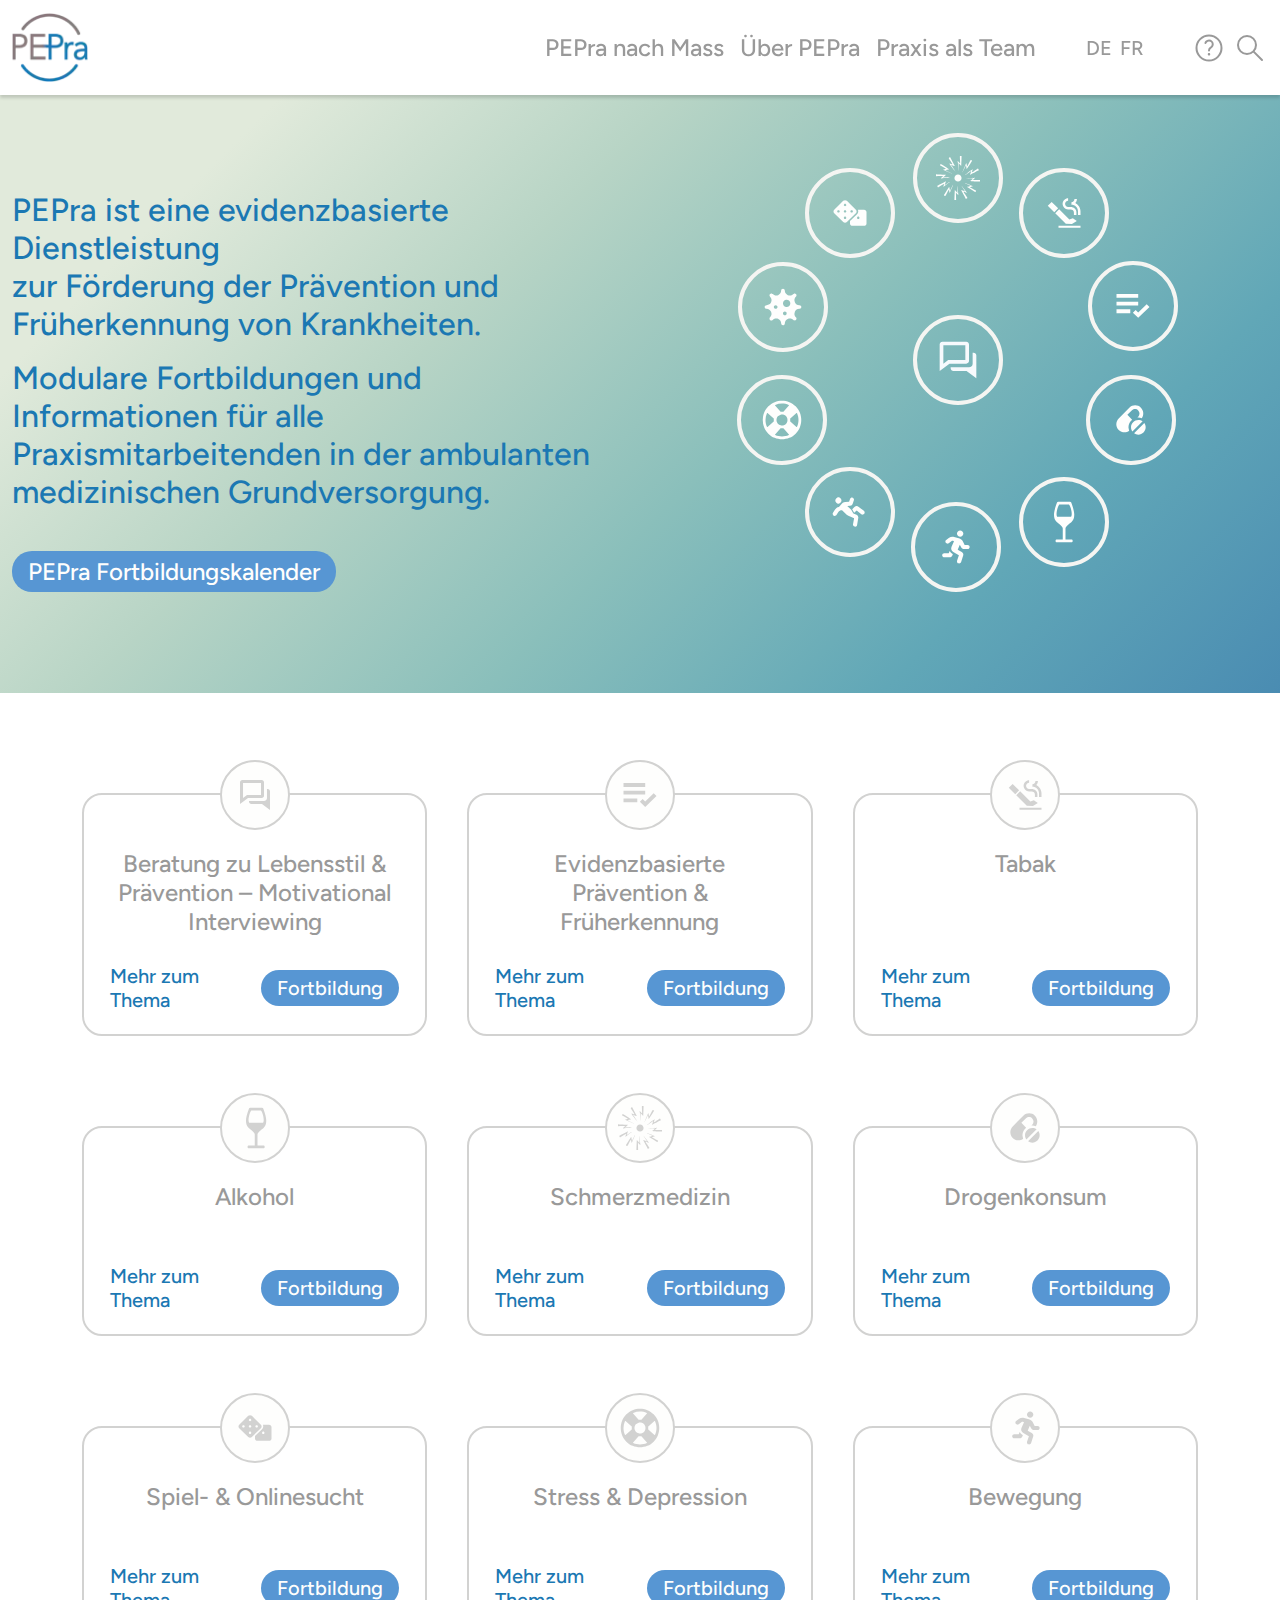
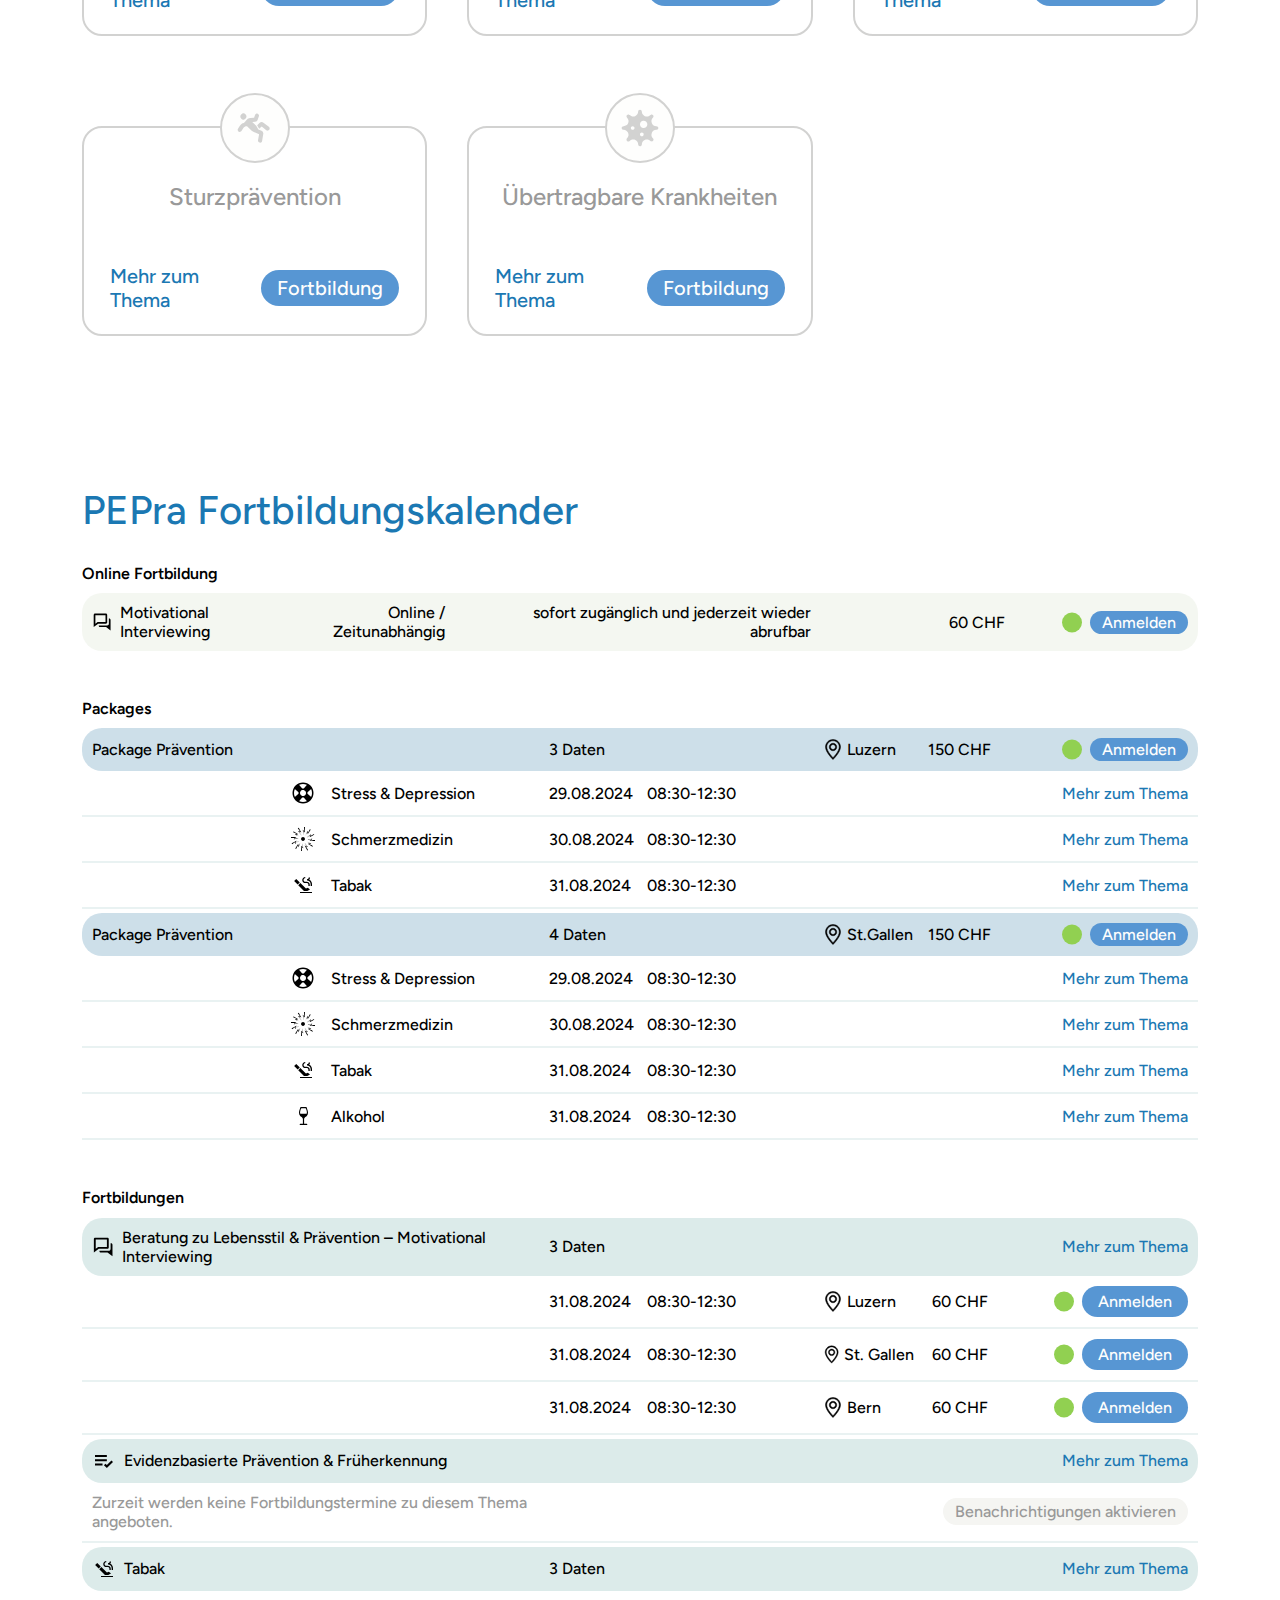
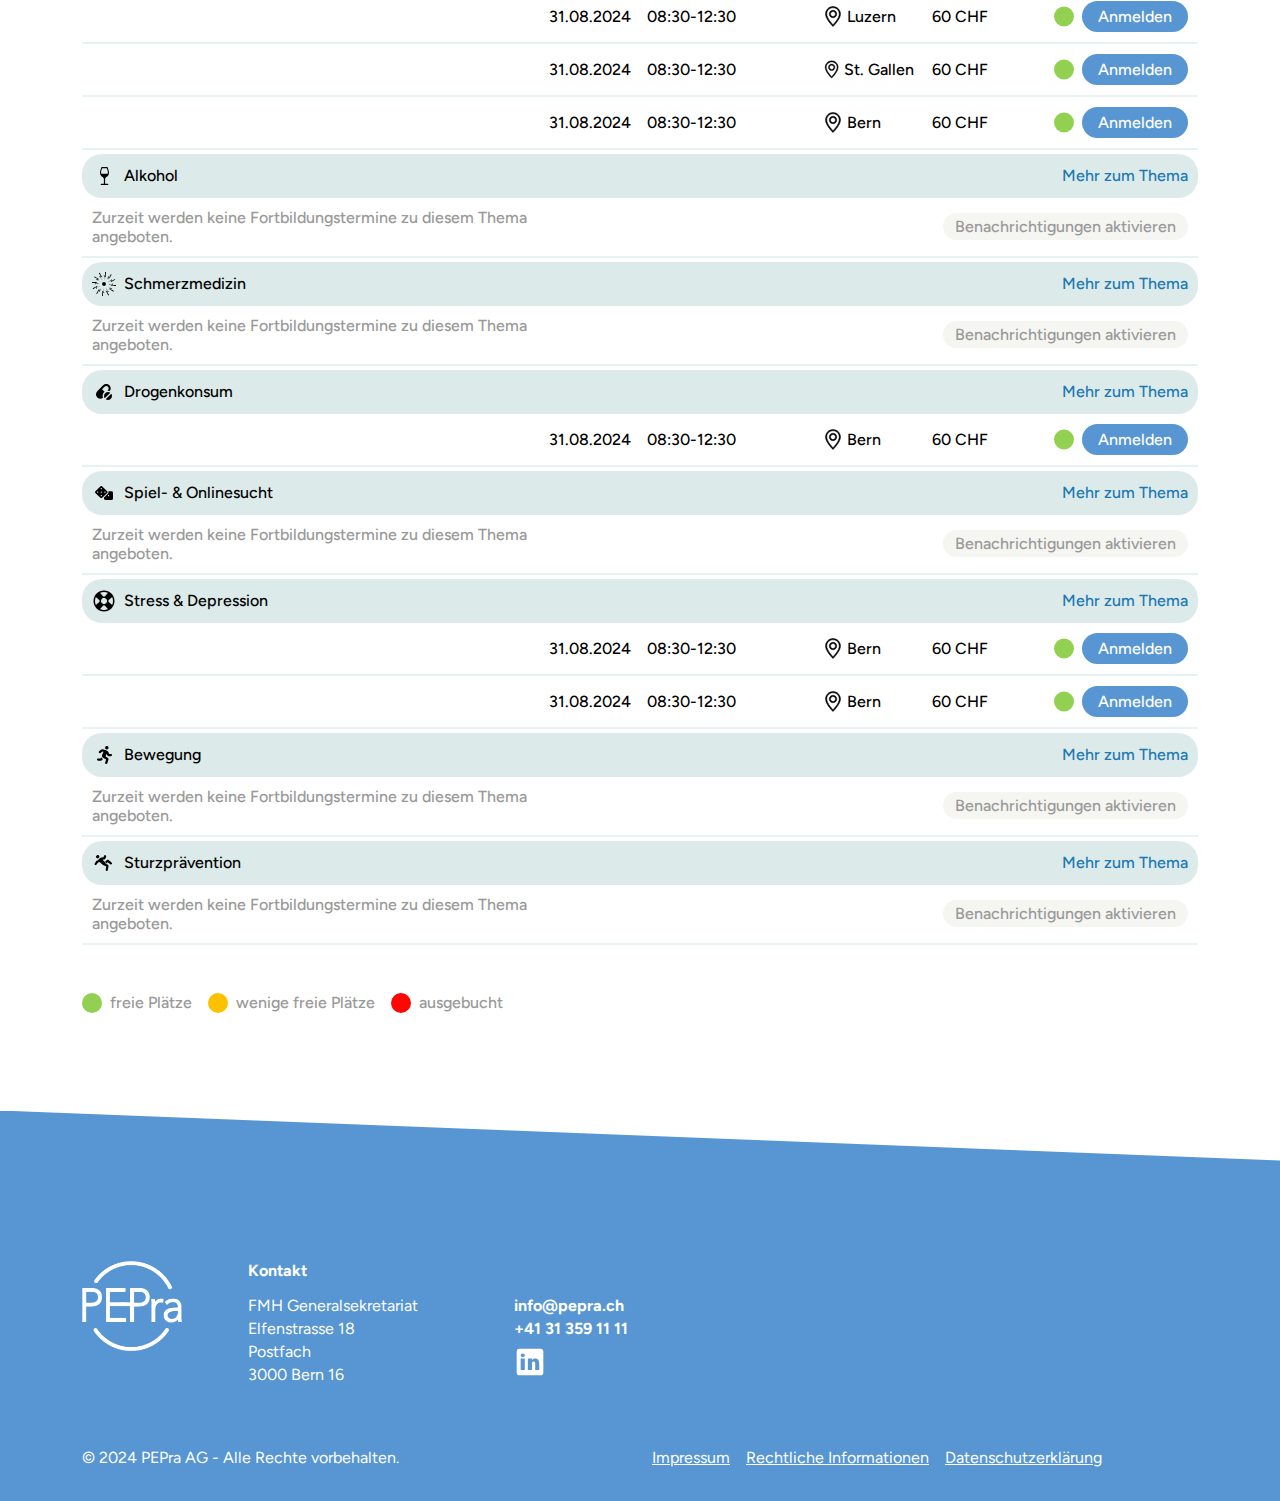
<file: index.html>
<!doctype html>
<html lang="en">

<head>
	<title>Home Page</title>
	<meta charset="UTF-8" />
	<meta name="format-detection" content="telephone=no" />
	<!-- <style>body{opacity: 0;}</style> -->
	<link href="https://cdn.jsdelivr.net/npm/bootstrap@5.3.3/dist/css/bootstrap.min.css?_v=20241008184239" rel="stylesheet" integrity="sha384-QWTKZyjpPEjISv5WaRU9OFeRpok6YctnYmDr5pNlyT2bRjXh0JMhjY6hW+ALEwIH" crossorigin="anonymous" />
	<link rel="stylesheet" type="text/css" href="css/style.min.css?_v=20241008184239" />
	<link rel="shortcut icon" href="favicon.ico" />
	<!-- <meta name="robots" content="noindex, nofollow"> -->
	<meta name="viewport" content="width=device-width, initial-scale=1.0" />
</head>

<body>
	<div class="wrapper">
		<header class="header sticky-top">
			<nav class="navbar">
				<div class="container-xxl">
					<div class="icon-menu">
						<span></span>
					</div>
					<a class="navbar-brand me-auto me-xs-2 position-relative z-2" href="#">
						<img src="img/logo.webp" alt="PEPra" width="76" height="69" />
					</a>
					<div class="menu__body">
						<ul class="navbar-nav ms-auto gap-3">
							<li class="nav-item">
								<a class="nav-link text-nowrap" aria-current="page" href="#">PEPra nach Mass</a>
							</li>
							<li class="nav-item">
								<a class="nav-link text-nowrap" href="#">Über PEPra</a>
							</li>
							<li class="nav-item">
								<a class="nav-link text-nowrap" href="#">Praxis als Team</a>
							</li>
						</ul>
						<div class="d-flex align-items-center gap-4 gap-sm-2 block-translation">
							<a href="#" class="text-decoration-none">DE</a>
							<a href="#" class="text-decoration-none">FR</a>
						</div>
					</div>
					<div class="d-flex align-items-center gap-2 search-block">
						<a href="#" class="text-decoration-none" title="Help">
							<svg xmlns="http://www.w3.org/2000/svg" width="30" height="30" viewBox="0 0 30 30" fill="none">
								<path d="M15 17.5C15 15 16.97 14.5816 17.6484 13.9049C18.3289 13.2261 18.75 12.2872 18.75 11.25C18.75 9.17893 17.0711 7.5 15 7.5C13.8801 7.5 12.8749 7.99091 12.1878 8.76927C11.87 9.12918 11.6203 9.55055 11.4587 10.0133" stroke="#999999" stroke-width="2" stroke-linecap="round" />
								<path fill-rule="evenodd" clip-rule="evenodd" d="M15 22.5C15.6904 22.5 16.25 21.9404 16.25 21.25C16.25 20.5596 15.6904 20 15 20C14.3096 20 13.75 20.5596 13.75 21.25C13.75 21.9404 14.3096 22.5 15 22.5Z" fill="#999999" />
								<path fill-rule="evenodd" clip-rule="evenodd" d="M15 27.5C21.9036 27.5 27.5 21.9036 27.5 15C27.5 8.09644 21.9036 2.5 15 2.5C8.09644 2.5 2.5 8.09644 2.5 15C2.5 21.9036 8.09644 27.5 15 27.5Z" stroke="#999999" stroke-width="2" />
							</svg>
						</a>
						<a href="#" class="text-decoration-none" title="Search">
							<svg xmlns="http://www.w3.org/2000/svg" width="36" height="36" viewBox="0 0 36 36" fill="none">
								<path d="M21.6182 21.6182L30 30" stroke="#999999" stroke-width="2" stroke-linecap="round" />
								<path fill-rule="evenodd" clip-rule="evenodd" d="M15 24C19.9706 24 24 19.9706 24 15C24 10.0294 19.9706 6 15 6C10.0294 6 6 10.0294 6 15C6 19.9706 10.0294 24 15 24Z" stroke="#999999" stroke-width="2" />
							</svg>
						</a>
					</div>
				</div>
			</nav>
		</header>

		<main class="page pb-5">
			<!--Hero-->
			<section class="hero">
				<div class="container-xxl">
					<div class="row align-items-center justify-content-between">
						<div class="col-md-12 col-lg-6 col-xxl-7 mb-4">
							<p class="fs-2">
								PEPra ist eine evidenzbasierte Dienstleistung <br />zur Förderung der
								Prävention und Früherkennung von Krankheiten.
							</p>
							<p class="fs-2 mb-4">
								Modulare Fortbildungen und Informationen für alle Praxismitarbeitenden
								in der ambulanten medizinischen Grundversorgung.
							</p>
							<a href="#pepra-calendar" class="btn btn-primary border-0 fs-4 mt-3">PEPra Fortbildungskalender</a>
						</div>
						<div class="col-md-12 col-lg-6 col-xxl-5 d-flex align-items-center justify-content-center">
							<div class="hero-animation">
								<div class="bubble bubble-1">
									<svg xmlns="http://www.w3.org/2000/svg" width="44" height="44" viewBox="0 0 44 44" fill="none">
										<path d="M18.425 43.9581C18.425 43.9581 18.6267 37.5143 18.755 35.1894C18.7917 34.5853 18.865 34.091 18.9017 34.1093C18.9384 34.1276 19.5067 34.7683 20.1484 35.5372C20.79 36.3061 21.34 36.9468 21.34 36.9651C21.4684 37.1115 21.4684 36.6539 21.34 34.4937C21.1017 30.7776 21.065 29.789 21.175 30.027C21.23 30.1369 21.3584 30.8691 21.45 31.6197C21.5417 32.3702 21.7984 34.3656 22.0367 36.0315C22.2567 37.6973 22.4217 39.0886 22.4034 39.0886C22.385 39.1069 21.8534 38.5943 21.1934 37.9353C20.5334 37.2763 19.965 36.7454 19.9284 36.7454C19.8734 36.7454 19.8734 36.9285 19.8917 37.1298C19.9834 37.679 20.185 43.8482 20.13 43.9215C20.0384 44.013 18.48 44.0313 18.4434 43.9398L18.425 43.9581Z" fill="#FEFEFD" />
										<path d="M29.81 42.7866C29.81 42.7866 29.4617 42.1459 29.1134 41.4685C28.765 40.7912 28.2334 39.766 27.9217 39.1986C27.61 38.6311 27.0784 37.6059 26.73 36.9286C26.3817 36.2512 25.8867 35.3359 25.6667 34.8966C25.4284 34.4572 25.2634 34.0728 25.3 34.0545C25.3367 34.0362 25.6667 34.1094 26.07 34.2559C27.9034 34.9332 29.0217 35.2993 29.0217 35.2627C29.0217 35.2261 28.1967 33.9813 27.2067 32.4619C26.2167 30.9607 25.4284 29.6976 25.4467 29.661C25.465 29.6244 25.5384 29.6244 25.5384 29.661C25.575 29.6976 26.0517 30.3017 27.6834 32.4436C28.2334 33.1575 29.1684 34.384 29.7734 35.1712C30.3784 35.9583 30.855 36.6174 30.8367 36.654C30.8184 36.6906 30.3234 36.5625 29.7367 36.3977C28.05 35.9217 27.6834 35.8302 27.6284 35.8851C27.5917 35.9217 28.1234 36.8004 28.7834 37.8256C30.4517 40.4434 31.405 41.9445 31.405 41.9994C31.405 42.0543 29.975 42.8781 29.9017 42.8781C29.8834 42.8781 29.8467 42.8415 29.81 42.8049V42.7866Z" fill="#FEFEFD" />
										<path d="M8.52503 39.6745C8.19503 39.4731 7.92003 39.2535 7.93837 39.1985C7.93837 39.107 12.6134 31.6747 13.09 31.0157C13.145 30.9241 13.2367 30.8692 13.255 30.8875C13.2917 30.9241 13.7134 33.1209 13.8967 34.384C13.9334 34.5854 13.9884 34.6952 14.0434 34.6403C14.0984 34.5854 14.7584 33.2673 15.5467 31.7113C16.335 30.1553 16.9767 28.8555 16.995 28.8372C17.0134 28.8189 17.05 28.8189 17.0867 28.8372C17.1234 28.8555 16.8667 29.5878 16.5 30.4299C16.1334 31.2719 15.62 32.59 15.3084 33.3589C14.9967 34.1277 14.63 34.9881 14.52 35.2627C14.3917 35.5556 14.1717 36.0499 14.0617 36.3611C13.805 36.9835 13.695 37.0384 13.6034 36.5808C13.585 36.416 13.4567 35.94 13.3284 35.519C13.2 35.0979 13.0534 34.5305 12.9984 34.2559C12.9434 33.9813 12.8517 33.7616 12.7967 33.7616C12.7417 33.7616 12.485 34.2192 12.1917 34.7684C11.8984 35.3176 11.3484 36.3977 10.9267 37.1665C10.5234 37.9354 10.0284 38.9056 9.80837 39.3084C9.58837 39.7477 9.36837 40.0589 9.2767 40.0406C9.18503 40.0406 8.85503 39.8576 8.5067 39.6562L8.52503 39.6745Z" fill="#FEFEFD" />
										<path d="M38.665 35.7935C38.39 35.6105 37.3816 34.9514 36.41 34.3473C32.0283 31.5831 30.8916 30.8508 30.8916 30.7776C30.8916 30.741 31.735 30.5763 32.78 30.3932C33.825 30.2101 34.6866 30.0454 34.705 30.0271C34.7233 30.0088 33.44 29.3314 31.8266 28.526C30.2133 27.7388 28.875 27.0431 28.8566 27.0248C28.8383 27.0065 28.8383 26.9516 28.875 26.915C28.9116 26.8784 29.3883 27.0431 29.9383 27.2811C30.4883 27.5191 31.295 27.8486 31.735 28.0317C32.1566 28.1964 32.6883 28.4161 32.9266 28.526C33.165 28.6358 33.9533 28.947 34.6866 29.2399C35.4383 29.5328 36.1716 29.844 36.3366 29.9172C36.52 29.9905 36.74 30.082 36.85 30.1186C37.235 30.2467 36.8866 30.3932 34.5216 30.979C34.1366 31.0705 33.825 31.1804 33.825 31.2353C33.825 31.2719 34.375 31.5831 35.035 31.9309C35.695 32.2787 36.7216 32.8096 37.3266 33.1391C37.9316 33.4503 38.7933 33.908 39.27 34.146C39.7283 34.3656 40.1133 34.6219 40.1133 34.6952C40.1133 34.8416 39.435 36.0315 39.2883 36.123C39.2516 36.1597 38.9766 36.0132 38.7016 35.8301L38.665 35.7935Z" fill="#FEFEFD" />
										<path d="M1.55827 30.6678C1.31994 30.2651 1.17327 29.899 1.20994 29.8441C1.30161 29.7525 2.19994 29.2949 4.71161 27.9951C6.15994 27.2446 7.20494 26.6954 8.96494 25.7618C9.47827 25.4872 9.93661 25.2858 9.97327 25.3224C10.0099 25.359 9.91827 25.6885 9.77161 26.0364C9.18494 27.5924 8.68994 28.9654 8.72661 29.002C8.72661 29.0203 9.99161 28.2148 11.4949 27.2263C12.9983 26.2194 14.2999 25.4139 14.3549 25.4506C14.4283 25.4689 13.8599 25.9631 13.1083 26.5306C12.3383 27.1164 11.4583 27.7755 11.1649 28.0134C10.8533 28.2514 10.1199 28.8189 9.51494 29.2766C8.90994 29.7342 8.19494 30.2834 7.91994 30.4848C7.64494 30.6861 7.40661 30.8692 7.38827 30.8509C7.36994 30.8326 7.53494 30.1003 7.77327 29.2399C8.01161 28.3796 8.17661 27.6473 8.13994 27.629C8.10327 27.5924 6.61827 28.4894 3.51994 30.4665C2.73161 30.979 2.05327 31.4001 2.03494 31.4001C2.01661 31.4001 1.79661 31.0706 1.55827 30.6678Z" fill="#FEFEFD" />
										<path d="M39.655 25.4688C38.0416 25.3956 36.135 25.3041 35.42 25.2675C34.705 25.2309 34.1366 25.1759 34.1366 25.121C34.1366 25.0661 34.5766 24.6634 35.1266 24.224C35.6583 23.7664 36.2266 23.2904 36.3733 23.1806C36.52 23.0524 36.7216 22.8694 36.8316 22.7961C36.9416 22.7046 37.015 22.6131 36.9783 22.5948C36.9416 22.5582 35.5116 22.6314 33.7883 22.7412C32.0466 22.8511 30.6166 22.906 30.5983 22.8877C30.5616 22.8694 30.6533 22.7961 30.8 22.7412C31.0933 22.6314 38.9766 21.5879 39.05 21.6611C39.0683 21.6978 38.5733 22.2469 37.9133 22.8877C37.2533 23.5284 36.7583 24.0776 36.7766 24.0959C36.8133 24.1142 38.1516 24.0776 39.765 24.0043C41.3783 23.9311 42.9916 23.8762 43.3583 23.8762H44V24.7366V25.6153H43.3033C42.9183 25.597 41.2866 25.5238 39.655 25.4688Z" fill="#FEFEFD" />
										<path d="M25.5567 22.0089C25.5567 23.9677 23.9617 25.5603 22 25.5603C20.0384 25.5603 18.4434 23.9677 18.4434 22.0089C18.4434 20.0502 20.0384 18.4575 22 18.4575C23.9617 18.4575 25.5567 20.0502 25.5567 22.0089Z" fill="#FEFEFD" />
										<path d="M4.95 22.3568C4.95 22.3568 5.46333 21.7527 6.105 21.112C6.74667 20.4713 7.24167 19.9404 7.22333 19.9221C7.18667 19.8855 6.47167 19.9221 5.62833 19.9587C4.785 20.0136 3.15333 20.0686 2.05333 20.1052L0 20.1601V18.3661L1.74167 18.4393C10.1567 18.7871 9.86333 18.7505 9.86333 18.8787C9.86333 18.9702 9.64333 19.1716 7.79167 20.7093C7.40667 21.0388 7.05833 21.35 7.04 21.3866C7.02167 21.4232 7.27833 21.4415 7.60833 21.4232C10.9267 21.1852 14.52 21.0205 14.465 21.112C14.4283 21.1486 13.6217 21.2585 12.65 21.3866C9.55167 21.771 5.53667 22.3202 5.24333 22.3752C5.07833 22.4118 4.95 22.3935 4.95 22.3385V22.3568Z" fill="#FEFEFD" />
										<path d="M29.2783 18.8237C29.3883 18.6956 30.14 18.0915 30.9283 17.4874C34.2283 14.9794 34.6866 14.6316 35.035 14.357C36.0616 13.5332 36.6116 13.1488 36.6483 13.1854C36.7033 13.222 36.3366 14.6682 35.9516 15.8581C35.86 16.1693 35.8233 16.4439 35.86 16.4439C35.8966 16.4439 36.19 16.2975 36.4833 16.0961C36.7766 15.8947 37.4733 15.4737 38.005 15.1259C38.5366 14.7781 39.655 14.0824 40.4616 13.5515C41.2866 13.039 41.9649 12.6179 41.9833 12.6179C42.1116 12.6179 42.8816 14.1007 42.8083 14.174C42.7533 14.2106 42.2216 14.5035 41.6349 14.8147C41.0299 15.1259 40.0583 15.6384 39.4716 15.9497C38.8666 16.2609 37.6933 16.8833 36.8316 17.3226C35.9883 17.762 35.035 18.2562 34.7416 18.421C34.4483 18.5858 34.155 18.7139 34.1183 18.6956C34.0816 18.6773 34.32 17.8535 34.6683 16.865C35.0166 15.8764 35.31 15.0526 35.2916 15.0343C35.2916 15.016 33.9349 15.8764 32.3216 16.9565C28.8933 19.2448 29.04 19.1349 29.2966 18.842L29.2783 18.8237Z" fill="#FEFEFD" />
										<path d="M15.5467 17.3774C15.0334 17.1578 14.0434 16.7367 13.3284 16.4438C12.6134 16.1509 11.8434 15.8397 11.6234 15.7299C11.4034 15.62 10.615 15.3088 9.86337 15.0159C9.13004 14.723 8.30504 14.3935 8.04837 14.2654C7.7917 14.1372 7.48004 14.0091 7.35171 13.9908C6.83837 13.8626 7.13171 13.6979 8.63504 13.3135C9.49671 13.0938 10.2117 12.8558 10.1934 12.8192C10.1934 12.7643 9.57004 12.4165 8.83671 12.032C3.39171 9.21286 3.81337 9.46915 4.01504 9.12133C4.08837 9.01149 4.23504 8.7369 4.36337 8.53553C4.4917 8.33416 4.62004 8.11449 4.67504 8.04126C4.7667 7.94973 5.7567 8.51723 8.92837 10.5492C11.2017 11.9954 13.0717 13.2036 13.09 13.2585C13.09 13.2952 12.3567 13.4599 11.44 13.643C10.505 13.8077 9.64337 13.9725 9.49671 14.0091C9.2767 14.064 9.86337 14.3935 12.9067 15.9129C14.9234 16.9198 16.5917 17.7619 16.61 17.7985C16.72 17.9083 16.39 17.7985 15.5284 17.4141L15.5467 17.3774Z" fill="#FEFEFD" />
										<path d="M26.345 16.4255C26.345 16.4255 26.6567 15.5834 27.06 14.6132C27.4633 13.6613 27.9767 12.4165 28.215 11.849C28.4533 11.2815 28.71 10.6408 28.82 10.4028C28.93 10.1648 29.2783 9.32271 29.59 8.51723C29.9017 7.69345 30.2133 7.03443 30.25 7.03443C30.2867 7.03443 30.5067 7.74837 30.7267 8.62707C30.9467 9.50577 31.185 10.2197 31.24 10.2197C31.295 10.2197 31.5883 9.74375 31.8633 9.17626C33.3117 6.22895 34.5583 3.94067 34.705 3.94067C34.7967 3.94067 35.1633 4.12374 35.5117 4.36172L36.1717 4.78276L35.9883 5.05735C35.7867 5.35025 33.4767 8.99319 31.8083 11.611C31.2767 12.4531 30.8183 13.1304 30.7817 13.1304C30.7083 13.1304 30.14 10 30.1583 9.65222C30.1583 9.52407 30.1217 9.39593 30.0483 9.35932C29.9933 9.32271 29.1317 10.9153 28.1417 12.8924C27.1517 14.8695 26.3267 16.4438 26.3267 16.4072L26.345 16.4255Z" fill="#FEFEFD" />
										<path d="M18.9567 15.0343C18.6817 14.6681 17.2334 12.8009 15.7851 10.8971C14.3184 8.99321 13.1451 7.43718 13.1634 7.41888C13.2001 7.38226 13.9517 7.56533 15.4001 7.96806C16.6651 8.31588 16.6467 8.38911 15.7484 7.01614C15.3084 6.33881 14.6851 5.36858 14.3734 4.856C14.0434 4.34343 13.5117 3.51965 13.2001 3.02538C12.8884 2.53111 12.6134 2.11007 12.6134 2.09176C12.6134 1.98193 14.0984 1.19476 14.1717 1.26798C14.2267 1.3229 14.4467 1.72564 14.6851 2.18329C15.9684 4.63633 16.4084 5.4418 16.9767 6.54018C17.3251 7.1992 17.8567 8.22435 18.1684 8.79184C18.7734 9.90852 18.8284 10.1282 18.5534 10.0001C18.1867 9.85361 16.7017 9.30442 16.2434 9.15797C15.9867 9.06644 15.6201 8.93829 15.4367 8.84676C15.2351 8.75523 15.0701 8.71862 15.0334 8.73693C15.0151 8.77354 15.2167 9.12136 15.4917 9.56071C17.3434 12.3066 19.5434 15.6567 19.5251 15.675C19.5067 15.6933 19.2684 15.4004 18.9751 15.0343H18.9567Z" fill="#FEFEFD" />
										<path d="M22.88 14.4851C22.8434 14.357 22.6967 13.3135 22.5684 12.1785C22.0184 7.93147 21.6884 5.46013 21.6334 5.24045C21.5967 5.11231 21.6334 5.02078 21.67 5.02078C21.725 5.02078 22.275 5.53335 22.88 6.15576C23.5034 6.77817 24.0534 7.29075 24.09 7.29075C24.1267 7.29075 24.145 6.88801 24.1267 6.39374C24.09 5.88117 24.0167 4.28853 23.9434 2.82403C23.8517 0.663893 23.87 0.133013 23.98 0.0597879C24.0534 0.0231754 24.4384 -0.013437 24.8417 0.00486921L25.5567 0.0414817V1.17647C25.5567 2.69588 25.2817 9.12137 25.2084 9.61564L25.1534 10.0367L23.925 8.59049C23.2467 7.80332 22.66 7.1443 22.605 7.10769C22.55 7.08938 22.5317 7.30905 22.5684 7.62026C22.605 7.93147 22.6784 8.97492 22.7334 9.92685C22.7884 10.8971 22.88 12.3433 22.935 13.167C23.0267 14.5949 23.0267 15.016 22.8984 14.5034L22.88 14.4851Z" fill="#FEFEFD" />
									</svg>
								</div>
								<span class="desk desk-bubble-1 position-absolute">
									Schmerzmedizin
								</span>
								<div class="bubble bubble-2">
									<svg xmlns="http://www.w3.org/2000/svg" width="34" height="30" viewBox="0 0 34 30" fill="none">
										<path fill-rule="evenodd" clip-rule="evenodd" d="M33.5 27.8333V29.6666H11.4999V27.8333H33.5ZM12.129 11.3603L22.3578 21.589L25.8521 20.1663L29.8333 23.0927L24.9163 26.0191L18.8206 25.83L8.23996 15.2494L12.129 11.3603ZM21.1056 0.333313V2.82141C20.2276 2.82141 19.5046 3.09354 18.9366 3.63782C18.3685 4.18209 18.0845 4.86889 18.0845 5.69827C18.0845 6.57948 18.3814 7.357 18.9753 8.03086C19.5692 8.70472 20.2793 9.04165 21.1056 9.04165H23.6619C25.2112 9.04165 26.5539 9.54704 27.6901 10.5578C28.8263 11.5686 29.3943 12.7997 29.3943 14.2511V16.8947H26.9154V14.7954C26.9154 13.7587 26.5927 12.9423 25.9471 12.3462C25.3016 11.75 24.5399 11.452 23.6619 11.452H21.1056C19.6079 11.452 18.3169 10.8948 17.2323 9.7803C16.1478 8.66584 15.6056 7.35701 15.6056 5.85377C15.6056 4.35054 16.1478 3.05468 17.2323 1.96613C18.3169 0.877576 19.6079 0.333313 21.1056 0.333313ZM29.9366 1.11084C29.9366 2.66591 29.3943 3.98769 28.3098 5.07624C29.8591 5.80194 31.1114 6.91639 32.0668 8.41962C33.0223 9.92286 33.5 11.6075 33.5 13.4736V16.8947H31.0211V13.4736C31.0211 11.6075 30.3885 10.0136 29.1232 8.69175C27.8579 7.36995 26.2957 6.70906 24.4366 6.70906V4.22096C25.2629 4.22096 25.9729 3.92291 26.5669 3.32681C27.1608 2.73069 27.4577 1.99205 27.4577 1.11084H29.9366ZM4.65752 3.88877L11.1393 10.3706L7.25025 14.2597L0.768433 7.77786L4.65752 3.88877Z" fill="#FEFEFD" />
									</svg>
								</div>
								<span class="desk desk-bubble-2 position-absolute"> Tabak </span>
								<div class="bubble bubble-3">
									<svg xmlns="http://www.w3.org/2000/svg" width="34" height="24" viewBox="0 0 34 24" fill="none">
										<path fill-rule="evenodd" clip-rule="evenodd" d="M0.5 0H22.2069V3.82956H0.5V0ZM0.5 7.65911H22.2069V11.5337H0.5V7.65911ZM0.5 15.3633H14.2924V19.1928H0.5V15.3633ZM33.5 12.8853L22.2069 23.8333L16.8843 18.6522L19.6613 15.9039L22.2069 18.4269L30.6767 10.1371L33.5 12.8853Z" fill="#FEFEFD" />
									</svg>
								</div>
								<span class="desk desk-bubble-3 position-absolute">
									Evidenzbasierte Prävention &amp; Früherkennung
								</span>
								<div class="bubble bubble-4">
									<svg xmlns="http://www.w3.org/2000/svg" width="44" height="44" viewBox="0 0 44 44" fill="none">
										<path fill-rule="evenodd" clip-rule="evenodd" d="M20.2011 32.7555C17.03 35.0778 12.6391 34.7111 9.71187 31.9C6.5407 28.7222 6.5407 23.5889 9.71187 20.4111L20.3231 9.77776C22.0307 8.06665 24.1041 7.33331 26.1776 7.33331C28.251 7.33331 30.3245 8.06665 31.9101 9.65554C34.7153 12.4666 35.0812 16.9889 32.7638 20.1666C31.6661 19.8 30.5684 19.5555 29.3487 19.5555C28.9828 19.5555 28.6169 19.5555 28.251 19.6778L29.2268 18.7C30.9343 16.9889 30.9343 14.1778 29.2268 12.4666C28.373 11.4889 27.2753 11 26.1776 11C24.9579 11 23.8602 11.4889 23.0064 12.3444L18.3716 16.8666L23.1284 21.6333C20.9329 23.4666 19.4693 26.1555 19.4693 29.2111C19.5913 30.5555 19.8352 31.6555 20.2011 32.7555ZM33.6176 23.3444C32.3979 22.4889 30.9343 22 29.3487 22C25.3238 22 22.0307 25.3 22.0307 29.3333C22.0307 30.9222 22.5185 32.3889 23.3723 33.6111L33.6176 23.3444ZM35.3252 25.0555L25.0799 35.3222C26.2995 36.1778 27.7632 36.6666 29.3487 36.6666C33.3737 36.6666 36.6668 33.3666 36.6668 29.3333C36.6668 27.7444 36.179 26.2778 35.3252 25.0555Z" fill="#FEFEFD" />
									</svg>
								</div>
								<span class="desk desk-bubble-4 position-absolute">
									Drogenkonsum
								</span>
								<div class="bubble bubble-5">
									<svg xmlns="http://www.w3.org/2000/svg" width="21" height="42" viewBox="0 0 21 42" fill="none">
										<path fill-rule="evenodd" clip-rule="evenodd" d="M17.232 1.60164C19.244 7.0269 20.25 10.9696 20.25 13.4299V13.8084V13.903C20.25 16.7418 19.3414 19.0759 17.524 20.9054C17.2644 21.1577 16.8425 21.5204 16.2584 21.9936C15.6743 22.4667 15.3498 22.7348 15.2849 22.7979C12.7536 24.7535 11.488 26.3306 11.488 27.5292V38.4112C11.488 38.5374 11.5529 38.6005 11.6827 38.6005H17.232C18.2055 38.6005 18.6923 39.0421 18.6923 39.9252C18.6923 40.8084 18.2055 41.25 17.232 41.25H3.01803C2.04447 41.25 1.55769 40.8084 1.55769 39.9252C1.55769 39.0421 2.04447 38.6005 3.01803 38.6005H8.56731C8.69712 38.6005 8.76202 38.5374 8.76202 38.4112V27.5292C8.76202 26.3306 7.49641 24.7535 4.96514 22.7979C4.77043 22.6717 4.51082 22.4825 4.1863 22.2301C3.86178 21.9778 3.58594 21.7412 3.35877 21.5204C3.13161 21.2996 2.92067 21.0946 2.72596 20.9054C0.908644 19.0759 0 16.7418 0 13.903V13.8084V13.4299C0 10.9696 1.006 7.0269 3.01803 1.60164C3.21274 1.03388 3.63461 0.75 4.28365 0.75H15.9663C16.6154 0.75 17.0373 1.03388 17.232 1.60164ZM17.1346 15.7535V15.6589C18.6892 13.4509 16.9399 5.97776 14.9928 3.49416C14.9928 3.43107 14.9279 3.39953 14.7981 3.39953H5.45192C5.32211 3.39953 5.25721 3.43107 5.25721 3.49416C3.70416 5.29577 1.49861 13.4509 3.11538 15.6589V15.7535C3.18029 15.8166 3.24519 15.8481 3.3101 15.8481H16.9399L17.1346 15.7535Z" fill="#FEFEFD" />
									</svg>
								</div>
								<span class="desk desk-bubble-5 position-absolute"> Alkohol </span>
								<div class="bubble bubble-6">
									<svg xmlns="http://www.w3.org/2000/svg" width="28" height="34" viewBox="0 0 28 34" fill="none">
										<path fill-rule="evenodd" clip-rule="evenodd" d="M20.3949 5.78516C19.7779 6.38672 19.0287 6.6875 18.1473 6.6875C17.2659 6.6875 16.5167 6.38672 15.8997 5.78516C15.2827 5.18359 14.9742 4.45313 14.9742 3.59375C14.9742 2.73437 15.2827 2.00391 15.8997 1.40234C16.5167 0.800781 17.2659 0.5 18.1473 0.5C19.0287 0.5 19.7779 0.800781 20.3949 1.40234C21.0119 2.00391 21.3204 2.73437 21.3204 3.59375C21.3204 4.45313 21.0119 5.18359 20.3949 5.78516ZM7.70256 20.9316C8.23141 22.1348 9.06874 23.0586 10.2146 23.7031L10.8756 24.0898L10.3468 25.4434C9.77388 26.6895 8.7823 27.3125 7.37203 27.3125H2.28189C1.70897 27.3125 1.21318 27.1084 0.794508 26.7002C0.375836 26.292 0.166504 25.8086 0.166504 25.25C0.166504 24.6914 0.375836 24.208 0.794508 23.7998C1.21318 23.3916 1.70897 23.1875 2.28189 23.1875H6.71098L7.70256 20.9316ZM25.5511 14.9375C26.124 14.9375 26.6198 15.1416 27.0385 15.5498C27.4572 15.958 27.6665 16.4414 27.6665 17C27.6665 17.5586 27.4572 18.042 27.0385 18.4502C26.6198 18.8584 26.124 19.0625 25.5511 19.0625H21.9814C20.6593 19.0625 19.7118 18.4824 19.1389 17.3223L17.8167 14.6797L15.7014 19.707L19.7999 22.0273C20.4169 22.4141 20.8576 22.9297 21.122 23.5742C21.3865 24.2188 21.4085 24.8633 21.1881 25.5078L19.1389 32.082C18.8304 33.0273 18.1473 33.5 17.0896 33.5C16.8692 33.5 16.6489 33.457 16.4285 33.3711C15.8997 33.2422 15.503 32.9199 15.2386 32.4043C14.9742 31.8887 14.9081 31.3516 15.0403 30.793L16.8913 25.1855L11.2723 21.9629C10.3468 21.4043 9.71879 20.6309 9.38826 19.6426C9.05773 18.6543 9.11282 17.6875 9.55352 16.7422L11.9994 11.1348L11.0079 10.8125C10.4349 10.6836 9.88405 10.834 9.35521 11.2637L6.71098 13.1973C6.27027 13.541 5.76346 13.6807 5.19054 13.6162C4.61762 13.5518 4.15489 13.2939 3.80232 12.8428C3.44976 12.3916 3.30653 11.876 3.37263 11.2959C3.43874 10.7158 3.71418 10.2539 4.19896 9.91016L6.77708 7.97656C8.4077 6.77343 10.1925 6.4082 12.1316 6.88086L16.8252 8.23438C18.6761 8.70703 20.0423 9.80273 20.9237 11.5215L22.6425 14.9375H25.5511Z" fill="#FEFEFD" />
									</svg>
								</div>
								<span class="desk desk-bubble-6 position-absolute"> Bewegung </span>
								<div class="bubble bubble-7">
									<svg xmlns="http://www.w3.org/2000/svg" width="44" height="44" viewBox="0 0 44 44" fill="none">
										<path fill-rule="evenodd" clip-rule="evenodd" d="M10.3515 21.9417L8.46118 24.9064C8.17555 25.3855 7.7582 25.6988 7.20912 25.8462C6.66003 25.9936 6.14501 25.9213 5.66404 25.6294C5.18308 25.3375 4.87215 24.9099 4.73124 24.3466C4.59034 23.7833 4.68296 23.2541 5.0091 22.7591L6.7069 20.0281C7.78762 18.3193 8.97011 17.1941 10.917 16.9318L10.921 16.9363L12.9245 14.7317C13.9748 13.1724 15.4444 12.2811 17.3334 12.0577L21.0768 11.6447L22.0366 8.93608C22.2256 8.40256 22.579 8.01182 23.0967 7.76384C23.6144 7.51586 24.133 7.48897 24.6524 7.68316C25.1718 7.87734 25.5522 8.24032 25.7936 8.7721C26.035 9.30389 26.0612 9.83654 25.8722 10.3701L24.6943 13.6943C24.258 14.9255 23.406 15.6062 22.1382 15.7364L19.2448 16.0489L23.2213 19.7665L25.3869 23.3773L28.5181 24.7531C29.1555 25.0687 29.6397 25.5357 29.9706 26.154C30.3016 26.7723 30.4004 27.4198 30.2671 28.0967L29.0976 34.9764C28.9162 35.9673 28.319 36.5267 27.3062 36.6544C27.0952 36.681 26.879 36.6643 26.6577 36.6042C26.1357 36.538 25.717 36.2608 25.4016 35.7726C25.0863 35.2843 24.9582 34.7505 25.0174 34.171L26.1137 28.2905L20.3444 25.718C20.0893 25.5971 19.8526 25.4581 19.6346 25.3011C19.1995 25.1073 18.7996 24.8273 18.4359 24.4609L14.029 20.2339C12.4817 20.1412 11.2559 20.7105 10.3515 21.9417ZM28.6058 16.063C29.2924 16.0408 29.899 16.2443 30.4256 16.6736L35.8623 20.8673C36.6395 21.4832 36.8535 22.2837 36.5045 23.2686C36.4561 23.4054 36.3898 23.5356 36.3058 23.6591L36.1666 23.8394C35.8722 24.2871 35.4417 24.5444 34.875 24.6114C34.3083 24.6784 33.787 24.5532 33.3113 24.2359L28.7081 20.5629L26.1231 22.6926L24.155 19.2376L26.7312 16.7564C27.2944 16.3163 27.9193 16.0851 28.6058 16.063ZM10.3986 7.33334L10.6603 7.34685C10.9227 7.37264 11.187 7.43532 11.4534 7.5349C12.2524 7.83365 12.8299 8.37486 13.1856 9.15854C13.5414 9.94222 13.5739 10.7444 13.283 11.5653C12.9922 12.3861 12.4653 12.9792 11.7023 13.3446C11.3633 13.507 11.0206 13.6038 10.6744 13.6351L10.414 13.6462C10.066 13.6446 9.71447 13.5774 9.35932 13.4446C8.56024 13.1459 7.98283 12.6047 7.62706 11.821C7.2713 11.0373 7.23883 10.2351 7.52967 9.41429C7.82052 8.59348 8.3474 8.00037 9.11034 7.63494C9.5342 7.43192 9.96363 7.3314 10.3986 7.33334Z" fill="#FEFEFD" />
									</svg>
								</div>
								<span class="desk desk-bubble-7 position-absolute">
									Sturzprävention
								</span>
								<div class="bubble bubble-8">
									<svg xmlns="http://www.w3.org/2000/svg" width="44" height="44" viewBox="0 0 44 44" fill="none">
										<path fill-rule="evenodd" clip-rule="evenodd" d="M41.2498 22.0002C41.2623 19.4641 40.7735 16.9508 39.8117 14.6044C38.85 12.2579 37.4341 10.1246 35.6453 8.32708C33.8565 6.5295 31.7302 5.10307 29.3885 4.12974C27.0468 3.1564 24.5359 2.65533 22 2.65533C19.4641 2.65533 16.9531 3.1564 14.6115 4.12974C12.2698 5.10307 10.1435 6.5295 8.35473 8.32708C6.56599 10.1246 5.15003 12.2579 4.18824 14.6044C3.22644 16.9508 2.73775 19.4641 2.75023 22.0002C2.73775 24.5361 3.22644 27.0494 4.18824 29.3959C5.15003 31.7423 6.56599 33.8756 8.35473 35.6732C10.1435 37.4708 12.2698 38.8971 14.6115 39.8704C16.9532 40.8437 19.4641 41.3448 22 41.3448C24.5359 41.3448 27.0468 40.8437 29.3885 39.8704C31.7302 38.8971 33.8565 37.4708 35.6453 35.6732C37.4341 33.8756 38.85 31.7423 39.8117 29.3959C40.7735 27.0494 41.2623 24.5361 41.2498 22.0002ZM17.8648 18.3729C18.6023 17.5322 19.5787 16.9363 20.6637 16.6647C21.7485 16.3931 22.8904 16.4588 23.9371 16.8528C24.9837 17.2469 25.8854 17.9506 26.5219 18.8703C27.1583 19.7899 27.4993 20.8817 27.4993 22.0002C27.4993 23.1185 27.1583 24.2103 26.5219 25.1299C25.8854 26.0497 24.9837 26.7533 23.9371 27.1475C22.8904 27.5414 21.7485 27.6071 20.6637 27.3354C19.5787 27.0639 18.6023 26.468 17.8648 25.6273C16.9858 24.6233 16.5012 23.3345 16.5012 22.0002C16.5012 20.6657 16.9858 19.3769 17.8648 18.3729ZM36.4984 28.9075L30.2874 23.4062C30.2452 23.3682 30.213 23.3206 30.1933 23.2674C30.1737 23.214 30.1675 23.1568 30.175 23.1006C30.2729 22.3718 30.2729 21.6332 30.175 20.9044C30.1675 20.8483 30.1737 20.7909 30.1933 20.7378C30.213 20.6844 30.2452 20.6367 30.2874 20.5988L36.4984 15.0976C36.5387 15.0616 36.5869 15.0356 36.6392 15.0218C36.6916 15.0079 36.7462 15.0066 36.7992 15.0179C36.852 15.0292 36.9015 15.0528 36.9435 15.0868C36.9855 15.1208 37.019 15.1643 37.041 15.2137C37.9982 17.3486 38.4927 19.662 38.4923 22.0017C38.4919 24.3412 37.9966 26.6543 37.0386 28.789C37.0165 28.8383 36.9831 28.8818 36.9411 28.9157C36.8991 28.9498 36.8496 28.9735 36.7968 28.9846C36.7438 28.996 36.689 28.9947 36.6368 28.9808C36.5845 28.967 36.5363 28.941 36.496 28.9051L36.4984 28.9075ZM28.9049 7.50414L23.4038 13.7151C23.3658 13.7573 23.318 13.7896 23.2648 13.8092C23.2115 13.8288 23.1543 13.8351 23.098 13.8275C22.3692 13.7297 21.6308 13.7297 20.902 13.8275C20.8457 13.8351 20.7885 13.8288 20.7352 13.8092C20.682 13.7896 20.6342 13.7573 20.5962 13.7151L15.095 7.50414C15.059 7.4638 15.0331 7.41553 15.0192 7.36328C15.0054 7.31101 15.0041 7.25623 15.0154 7.20336C15.0267 7.15048 15.0503 7.10104 15.0843 7.059C15.1183 7.01698 15.1618 6.98356 15.2111 6.96149C17.3462 6.00362 19.6599 5.50844 22 5.50844C24.3401 5.50844 26.6537 6.00362 28.7888 6.96149C28.8381 6.98356 28.8816 7.01698 28.9157 7.059C28.9496 7.10104 28.9733 7.15048 28.9846 7.20336C28.996 7.25623 28.9945 7.31101 28.9808 7.36328C28.9668 7.41553 28.941 7.4638 28.9049 7.50414ZM7.50403 15.0951L13.715 20.5964C13.7572 20.6344 13.7895 20.682 13.8091 20.7354C13.8287 20.7885 13.835 20.8457 13.8275 20.902C13.7296 21.6308 13.7296 22.3694 13.8274 23.0982C13.835 23.1545 13.8287 23.2117 13.8091 23.2648C13.7895 23.3182 13.7572 23.3658 13.715 23.4038L7.50403 28.9051C7.4637 28.941 7.41544 28.967 7.36318 28.9808C7.31091 28.9947 7.25613 28.996 7.20325 28.9846C7.15038 28.9735 7.10093 28.9498 7.0589 28.9157C7.01688 28.8818 6.98346 28.8383 6.96138 28.789C6.00352 26.6539 5.50834 24.3403 5.50834 22.0002C5.50834 19.6599 6.00352 17.3463 6.96138 15.2112C6.98346 15.1619 7.01688 15.1184 7.0589 15.0844C7.10093 15.0504 7.15038 15.0268 7.20325 15.0155C7.25613 15.0042 7.31091 15.0055 7.36318 15.0193C7.41544 15.0332 7.4637 15.0592 7.50403 15.0951ZM15.095 36.496L20.5962 30.285C20.6342 30.2429 20.682 30.2106 20.7352 30.191C20.7885 30.1714 20.8457 30.1651 20.902 30.1726C21.6308 30.2705 22.3692 30.2705 23.098 30.1726C23.1543 30.1651 23.2115 30.1714 23.2648 30.191C23.318 30.2106 23.3658 30.2429 23.4038 30.285L28.9049 36.496C28.941 36.5363 28.9668 36.5847 28.9808 36.637C28.9945 36.6892 28.996 36.744 28.9846 36.7968C28.9733 36.8496 28.9496 36.8991 28.9157 36.9411C28.8816 36.9833 28.8381 37.0167 28.7888 37.0387C26.6537 37.9966 24.3401 38.4918 22 38.4918C19.6599 38.4918 17.3462 37.9966 15.2111 37.0387C15.1618 37.0167 15.1183 36.9833 15.0843 36.9411C15.0503 36.8991 15.0267 36.8496 15.0154 36.7968C15.0041 36.744 15.0054 36.6892 15.0192 36.637C15.0331 36.5847 15.059 36.5363 15.095 36.496Z" fill="#FEFEFD" />
									</svg>
								</div>
								<span class="desk desk-bubble-8 position-absolute">
									Stress &amp; Depression
								</span>
								<div class="bubble bubble-9">
									<svg xmlns="http://www.w3.org/2000/svg" width="38" height="38" viewBox="0 0 38 38" fill="none">
										<path d="M35.4998 17.1667H35.1882C33.2577 17.1667 31.5985 15.9402 30.867 14.1527L30.8285 14.0629C30.0805 12.2717 30.372 10.2184 31.7452 8.84519L31.9633 8.62702C32.1335 8.45681 32.2686 8.25473 32.3607 8.03233C32.4528 7.80994 32.5002 7.57157 32.5002 7.33085C32.5002 7.09013 32.4528 6.85177 32.3607 6.62937C32.2686 6.40698 32.1335 6.2049 31.9633 6.03469C31.7931 5.86447 31.591 5.72945 31.3687 5.63733C31.1463 5.54521 30.9079 5.4978 30.6672 5.4978C30.4264 5.4978 30.1881 5.54521 29.9657 5.63733C29.7433 5.72945 29.5412 5.86447 29.371 6.03469L29.1528 6.25285C27.7797 7.62602 25.7263 7.91752 23.9352 7.16952L23.8453 7.13102C22.0597 6.40135 20.8332 4.73302 20.8332 2.80252V2.65402C20.8332 1.48619 20.0137 0.666687 18.9998 0.666687C17.986 0.666687 17.1665 1.48619 17.1665 2.50002V2.56602C17.1665 4.57535 15.9565 6.38669 14.0993 7.15485L14.0883 7.16035C13.1805 7.53614 12.1816 7.6343 11.2179 7.44242C10.2543 7.25054 9.36917 6.77723 8.6745 6.08235L8.62867 6.03652C8.45846 5.8663 8.25638 5.73128 8.03398 5.63916C7.81159 5.54704 7.57322 5.49963 7.3325 5.49963C7.09178 5.49963 6.85342 5.54704 6.63102 5.63916C6.40863 5.73128 6.20655 5.8663 6.03634 6.03652C5.86612 6.20674 5.7311 6.40881 5.63898 6.63121C5.54686 6.8536 5.49945 7.09197 5.49945 7.33269C5.49945 7.57341 5.54686 7.81177 5.63898 8.03417C5.7311 8.25656 5.86612 8.45864 6.03634 8.62885L6.10234 8.69485C6.79108 9.38419 7.26017 10.2621 7.45039 11.2178C7.64062 12.1735 7.54346 13.1642 7.17117 14.0647L7.12167 14.182C6.75563 15.0652 6.13602 15.8201 5.34113 16.3514C4.54624 16.8826 3.61173 17.1663 2.65567 17.1667C1.48784 17.1667 0.666504 17.9862 0.666504 19C0.666504 20.0139 1.486 20.8334 2.49984 20.8334H2.6245C3.58988 20.8331 4.53362 21.1194 5.33616 21.6559C6.1387 22.1925 6.76394 22.9552 7.13267 23.8474L7.17117 23.9372C7.54346 24.8377 7.64062 25.8284 7.45039 26.7841C7.26017 27.7398 6.79108 28.6177 6.10234 29.307L6.03634 29.373C5.69257 29.7168 5.49945 30.183 5.49945 30.6692C5.49945 31.1553 5.69257 31.6216 6.03634 31.9654C6.3801 32.3091 6.84635 32.5022 7.3325 32.5022C7.81866 32.5022 8.28491 32.3091 8.62867 31.9654L8.69467 31.8994C9.38388 31.2104 10.2618 30.7412 11.2176 30.5509C12.1733 30.3607 13.164 30.458 14.0645 30.8305L14.3267 30.9405C15.1675 31.2877 15.8863 31.8768 16.3919 32.633C16.8975 33.3893 17.1671 34.2787 17.1665 35.1884V35.3442C17.1665 36.5139 17.986 37.3334 18.9998 37.3334C20.0137 37.3334 20.8332 36.512 20.8332 35.5V35.1884C20.8332 33.3275 21.9533 31.65 23.6748 30.9387L24.1368 30.748C24.9779 30.3992 25.9036 30.3079 26.7966 30.4858C27.6896 30.6637 28.5096 31.1027 29.1528 31.7472L29.371 31.9654C29.5412 32.1356 29.7433 32.2706 29.9657 32.3627C30.1881 32.4548 30.4264 32.5022 30.6672 32.5022C30.9079 32.5022 31.1463 32.4548 31.3687 32.3627C31.591 32.2706 31.7931 32.1356 31.9633 31.9654C32.1335 31.7951 32.2686 31.5931 32.3607 31.3707C32.4528 31.1483 32.5002 30.9099 32.5002 30.6692C32.5002 30.4285 32.4528 30.1901 32.3607 29.9677C32.2686 29.7453 32.1335 29.5432 31.9633 29.373L31.7452 29.1549C30.372 27.7817 30.0805 25.7284 30.8285 23.9372L30.867 23.8474C31.5985 22.0599 33.2668 20.8334 35.1973 20.8334H35.344C36.5137 20.8334 37.3332 20.0139 37.3332 19C37.3332 17.9862 36.5137 17.1667 35.4998 17.1667ZM11.6665 20.8334C11.1803 20.8334 10.714 20.6402 10.3701 20.2964C10.0263 19.9526 9.83317 19.4862 9.83317 19C9.83317 18.5138 10.0263 18.0475 10.3701 17.7037C10.714 17.3598 11.1803 17.1667 11.6665 17.1667C12.1527 17.1667 12.619 17.3598 12.9629 17.7037C13.3067 18.0475 13.4998 18.5138 13.4998 19C13.4998 19.4862 13.3067 19.9526 12.9629 20.2964C12.619 20.6402 12.1527 20.8334 11.6665 20.8334ZM20.8332 27.25C20.3469 27.25 19.8806 27.0569 19.5368 26.713C19.193 26.3692 18.9998 25.9029 18.9998 25.4167C18.9998 24.9305 19.193 24.4641 19.5368 24.1203C19.8806 23.7765 20.3469 23.5834 20.8332 23.5834C21.3194 23.5834 21.7857 23.7765 22.1295 24.1203C22.4733 24.4641 22.6665 24.9305 22.6665 25.4167C22.6665 25.9029 22.4733 26.3692 22.1295 26.713C21.7857 27.0569 21.3194 27.25 20.8332 27.25ZM22.6665 19C22.1849 18.9999 21.708 18.9049 21.2631 18.7205C20.8181 18.5361 20.4139 18.2658 20.0734 17.9252C19.7329 17.5845 19.4629 17.1801 19.2787 16.7351C19.0945 16.2901 18.9997 15.8132 18.9998 15.3315C19 14.8499 19.0949 14.373 19.2794 13.9281C19.4638 13.4831 19.734 13.0789 20.0747 12.7384C20.4153 12.3979 20.8197 12.1279 21.2647 11.9437C21.7098 11.7595 22.1867 11.6647 22.6683 11.6649C23.641 11.6651 24.5738 12.0517 25.2614 12.7397C25.9491 13.4277 26.3352 14.3606 26.335 15.3334C26.3348 16.3061 25.9481 17.2388 25.2601 17.9265C24.5722 18.6141 23.6392 19.0003 22.6665 19Z" fill="#FEFEFD" />
									</svg>
								</div>
								<span class="desk desk-bubble-9 position-absolute">
									Übertragbare Krankheiten
								</span>
								<div class="bubble bubble-10">
									<svg xmlns="http://www.w3.org/2000/svg" width="34" height="26" viewBox="0 0 34 26" fill="none">
										<path fill-rule="evenodd" clip-rule="evenodd" d="M31.025 9.79169C31.7125 9.79169 32.2969 10.0256 32.7781 10.4935C33.2594 10.9614 33.5 11.5295 33.5 12.1979V23.4271C33.5 24.0955 33.2594 24.6636 32.7781 25.1315C32.2969 25.5994 31.7125 25.8334 31.025 25.8334H19.475C18.7875 25.8334 18.2031 25.5994 17.7219 25.1315C17.2406 24.6636 17 24.0955 17 23.4271V21.1211L24.0125 14.2533C24.6313 13.6517 25.018 12.9415 25.1727 12.1227C25.3273 11.3039 25.2328 10.5269 24.8891 9.79169H31.025ZM24.3734 18.6647C24.6141 18.8987 24.9062 19.0156 25.25 19.0156C25.5938 19.0156 25.8859 18.8987 26.1266 18.6647C26.3672 18.4308 26.4875 18.1467 26.4875 17.8125C26.4875 17.4783 26.3672 17.1942 26.1266 16.9603C25.8859 16.7264 25.5938 16.6094 25.25 16.6094C24.9062 16.6094 24.6141 16.7264 24.3734 16.9603C24.1328 17.1942 24.0125 17.4783 24.0125 17.8125C24.0125 18.1467 24.1328 18.4308 24.3734 18.6647ZM22.8781 9.6413C23.3594 10.1426 23.6 10.7274 23.6 11.3959C23.6 12.0643 23.3594 12.6491 22.8781 13.1504L13.8547 21.9232C13.3391 22.3911 12.7375 22.625 12.05 22.625C11.3625 22.625 10.7609 22.3911 10.2453 21.9232L1.22187 13.1504C0.740622 12.6491 0.5 12.0643 0.5 11.3959C0.5 10.7274 0.740622 10.1426 1.22187 9.6413L10.2453 0.86851C10.7609 0.400628 11.3625 0.166687 12.05 0.166687C12.7375 0.166687 13.3391 0.400628 13.8547 0.86851L22.8781 9.6413ZM4.57344 12.2481C4.81406 12.482 5.10625 12.599 5.45 12.599C5.79375 12.599 6.08594 12.482 6.32656 12.2481C6.56719 12.0141 6.6875 11.7301 6.6875 11.3959C6.6875 11.0617 6.56719 10.7776 6.32656 10.5436C6.08594 10.3097 5.79375 10.1927 5.45 10.1927C5.10625 10.1927 4.81406 10.3097 4.57344 10.5436C4.33281 10.7776 4.2125 11.0617 4.2125 11.3959C4.2125 11.7301 4.33281 12.0141 4.57344 12.2481ZM11.1734 18.6647C11.4141 18.8987 11.7063 19.0156 12.05 19.0156C12.3938 19.0156 12.6859 18.8987 12.9266 18.6647C13.1672 18.4308 13.2875 18.1467 13.2875 17.8125C13.2875 17.4783 13.1672 17.1942 12.9266 16.9603C12.6859 16.7264 12.3938 16.6094 12.05 16.6094C11.7063 16.6094 11.4141 16.7264 11.1734 16.9603C10.9328 17.1942 10.8125 17.4783 10.8125 17.8125C10.8125 18.1467 10.9328 18.4308 11.1734 18.6647ZM11.1734 12.2481C11.4141 12.482 11.7063 12.599 12.05 12.599C12.3938 12.599 12.6859 12.482 12.9266 12.2481C13.1672 12.0141 13.2875 11.7301 13.2875 11.3959C13.2875 11.0617 13.1672 10.7776 12.9266 10.5436C12.6859 10.3097 12.3938 10.1927 12.05 10.1927C11.7063 10.1927 11.4141 10.3097 11.1734 10.5436C10.9328 10.7776 10.8125 11.0617 10.8125 11.3959C10.8125 11.7301 10.9328 12.0141 11.1734 12.2481ZM11.1734 5.8314C11.4141 6.06534 11.7063 6.18231 12.05 6.18231C12.3938 6.18231 12.6859 6.06534 12.9266 5.8314C13.1672 5.59746 13.2875 5.31339 13.2875 4.97919C13.2875 4.64499 13.1672 4.36091 12.9266 4.12697C12.6859 3.89303 12.3938 3.77606 12.05 3.77606C11.7063 3.77606 11.4141 3.89303 11.1734 4.12697C10.9328 4.36091 10.8125 4.64499 10.8125 4.97919C10.8125 5.31339 10.9328 5.59746 11.1734 5.8314ZM17.7734 12.2481C18.0141 12.482 18.3062 12.599 18.65 12.599C18.9937 12.599 19.2859 12.482 19.5266 12.2481C19.7672 12.0141 19.8875 11.7301 19.8875 11.3959C19.8875 11.0617 19.7672 10.7776 19.5266 10.5436C19.2859 10.3097 18.9937 10.1927 18.65 10.1927C18.3062 10.1927 18.0141 10.3097 17.7734 10.5436C17.5328 10.7776 17.4125 11.0617 17.4125 11.3959C17.4125 11.7301 17.5328 12.0141 17.7734 12.2481Z" fill="#FEFEFD" />
									</svg>
								</div>
								<span class="desk desk-bubble-10 position-absolute">
									Spiel- &amp; Onlinesucht
								</span>
								<div class="bubble bubble-11">
									<svg xmlns="http://www.w3.org/2000/svg" width="38" height="38" viewBox="0 0 38 38" fill="none">
										<path fill-rule="evenodd" clip-rule="evenodd" d="M26.3418 22.6496H27.2434C27.9876 22.6496 28.6316 22.3848 29.1755 21.8553C29.7193 21.3257 29.9912 20.6746 29.9912 19.9017V3.4146C29.9912 2.67039 29.7193 2.02637 29.1755 1.48252C28.6316 0.938666 27.9876 0.666748 27.2434 0.666748H3.41436C2.67014 0.666748 2.02612 0.938666 1.48227 1.48252C0.938424 2.02637 0.666504 2.67039 0.666504 3.4146V29.9915L10.4557 22.6496H26.3418ZM9.21061 19.0001L4.35893 22.6496V4.35918H26.3418V19.0001H9.21061ZM34.5853 11.6582H33.6407V22.6496C33.6407 23.68 33.2901 24.5459 32.5888 25.2472C31.8875 25.9484 31.0217 26.3134 29.9912 26.342H11.6579V27.2436C11.6579 27.9879 11.9298 28.6319 12.4737 29.1757C13.0175 29.7196 13.6616 29.9915 14.4058 29.9915H27.5439L37.3332 37.3334V14.406C37.3332 13.6618 37.0613 13.0178 36.5174 12.4739C35.9735 11.9301 35.3295 11.6582 34.5853 11.6582Z" fill="#F7FAFD" />
									</svg>
								</div>
								<span class="desk desk-bubble-11 position-absolute">
									Beratung zu Lebensstil &amp; Prävention – Motivational Interviewing
								</span>
							</div>
						</div>
					</div>
				</div>
			</section>

			<!--Topics Section-->
			<section class="topics-section">
				<div class="container-xl">
					<div class="d-grid">
						<div class="col item position-relative d-flex flex-column justify-content-between">
							<div class="position-absolute icon rounded-circle d-flex justify-content-center align-items-center">
								<svg xmlns="http://www.w3.org/2000/svg" width="36" height="36" viewBox="0 0 36 36" fill="none">
									<path fill-rule="evenodd" clip-rule="evenodd" d="M24.007 20.986H24.7447C25.3536 20.986 25.8806 20.7694 26.3255 20.3362C26.7705 19.9029 26.993 19.3701 26.993 18.7378V5.24834C26.993 4.63944 26.7705 4.11251 26.3255 3.66754C25.8806 3.22257 25.3536 3.00009 24.7447 3.00009H5.24824C4.63934 3.00009 4.11241 3.22257 3.66745 3.66754C3.22248 4.11251 3 4.63944 3 5.24834V26.9931L11.0094 20.986H24.007ZM9.99063 18.0001L6.02108 20.986V6.02117H24.007V18.0001H9.99063ZM30.7518 11.9931H29.9789V20.986C29.9789 21.8291 29.692 22.5376 29.1183 23.1113C28.5445 23.6851 27.8361 23.9837 26.993 24.0071H11.993V24.7448C11.993 25.3537 12.2155 25.8807 12.6604 26.3256C13.1054 26.7706 13.6323 26.9931 14.2412 26.9931H24.9906L33 33.0001V14.2413C33 13.6324 32.7775 13.1055 32.3325 12.6605C31.8876 12.2155 31.3607 11.9931 30.7518 11.9931Z" fill="#D2D2D1" />
								</svg>
							</div>
							<div class="item-text mb-1 text-center">
								<p class="fs-4">
									Beratung zu Lebensstil &amp; Prävention – Motivational
									Interviewing
								</p>
							</div>
							<div class="row align-items-center justify-content-between mt-2 w-100 mx-auto">
								<div class="col-6 px-0">
									<a href="thema.html" class="fs-5 text-decoration-none link">Mehr zum Thema</a>
								</div>
								<div class="col-6 px-0 text-end">
									<button data-bs-toggle="modal" data-bs-target="#exampleModalLong" class="btn btn-primary border-0 fs-5 ms-auto">
										Fortbildung
									</button>
								</div>
							</div>
						</div>
						<div class="col item position-relative d-flex flex-column justify-content-between">
							<div class="position-absolute icon rounded-circle d-flex justify-content-center align-items-center">
								<svg xmlns="http://www.w3.org/2000/svg" width="34" height="24" viewBox="0 0 34 24" fill="none">
									<path fill-rule="evenodd" clip-rule="evenodd" d="M0.5 0.0833435H22.2069V3.9129H0.5V0.0833435ZM0.5 7.74246H22.2069V11.6171H0.5V7.74246ZM0.5 15.4466H14.2924V19.2762H0.5V15.4466ZM33.5 12.9687L22.2069 23.9167L16.8843 18.7355L19.6613 15.9873L22.2069 18.5103L30.6767 10.2204L33.5 12.9687Z" fill="#D2D2D1" />
								</svg>
							</div>
							<div class="item-text mb-1 text-center">
								<p class="fs-4">
									Evidenzbasierte Prävention &amp; Früherkennung
								</p>
							</div>
							<div class="row align-items-center justify-content-between mt-2 w-100 mx-auto">
								<div class="col-6 px-0">
									<a href="thema.html" class="fs-5 text-decoration-none link">Mehr zum Thema</a>
								</div>
								<div class="col-6 text-end px-0">
									<button data-bs-toggle="modal" data-bs-target="#exampleModalLong" class="btn btn-primary border-0 fs-5 ms-auto">
										Fortbildung
									</button>
								</div>
							</div>
						</div>
						<div class="col item position-relative d-flex flex-column justify-content-between">
							<div class="position-absolute icon rounded-circle d-flex justify-content-center align-items-center">
								<svg xmlns="http://www.w3.org/2000/svg" width="44" height="44" viewBox="0 0 44 44" fill="none">
									<path fill-rule="evenodd" clip-rule="evenodd" d="M38.5 34.8333V36.6667H16.4999V34.8333H38.5ZM17.129 18.3603L27.3578 28.589L30.8521 27.1664L34.8333 30.0927L29.9163 33.0191L23.8206 32.8301L13.24 22.2494L17.129 18.3603ZM26.1056 7.33334V9.82144C25.2276 9.82144 24.5046 10.0936 23.9366 10.6378C23.3685 11.1821 23.0845 11.8689 23.0845 12.6983C23.0845 13.5795 23.3814 14.357 23.9753 15.0309C24.5692 15.7047 25.2793 16.0417 26.1056 16.0417H28.6619C30.2112 16.0417 31.5539 16.5471 32.6901 17.5579C33.8263 18.5687 34.3943 19.7997 34.3943 21.2511V23.8947H31.9154V21.7954C31.9154 20.7587 31.5927 19.9423 30.9471 19.3462C30.3016 18.7501 29.5399 18.452 28.6619 18.452H26.1056C24.6079 18.452 23.3169 17.8948 22.2323 16.7803C21.1478 15.6659 20.6056 14.357 20.6056 12.8538C20.6056 11.3506 21.1478 10.0547 22.2323 8.96616C23.3169 7.87761 24.6079 7.33334 26.1056 7.33334ZM34.9366 8.11087C34.9366 9.66594 34.3943 10.9877 33.3098 12.0763C34.8591 12.802 36.1114 13.9164 37.0668 15.4197C38.0223 16.9229 38.5 18.6075 38.5 20.4736V23.8947H36.0211V20.4736C36.0211 18.6075 35.3885 17.0136 34.1232 15.6918C32.8579 14.37 31.2957 13.7091 29.4366 13.7091V11.221C30.2629 11.221 30.9729 10.9229 31.5669 10.3268C32.1608 9.73072 32.4577 8.99208 32.4577 8.11087H34.9366ZM9.65752 10.8888L16.1393 17.3706L12.2502 21.2597L5.76843 14.7779L9.65752 10.8888Z" fill="#D2D2D1" />
								</svg>
							</div>
							<div class="item-text mb-1 text-center">
								<p class="fs-4">Tabak</p>
							</div>
							<div class="row align-items-center justify-content-between mt-2 w-100 mx-auto">
								<div class="col-6 px-0">
									<a href="thema.html" class="fs-5 text-decoration-none link">Mehr zum Thema</a>
								</div>
								<div class="col-6 text-end px-0">
									<button data-bs-toggle="modal" data-bs-target="#exampleModalLong" class="btn btn-primary border-0 fs-5 ms-auto">
										Fortbildung
									</button>
								</div>
							</div>
						</div>
						<div class="col item position-relative d-flex flex-column justify-content-between">
							<div class="position-absolute icon rounded-circle d-flex justify-content-center align-items-center">
								<svg xmlns="http://www.w3.org/2000/svg" width="54" height="54" viewBox="0 0 54 54" fill="none">
									<path fill-rule="evenodd" clip-rule="evenodd" d="M35.232 7.60164C37.244 13.0269 38.25 16.9696 38.25 19.4299V19.8084V19.903C38.25 22.7418 37.3414 25.0759 35.524 26.9054C35.2644 27.1577 34.8425 27.5204 34.2584 27.9936C33.6743 28.4667 33.3498 28.7348 33.2849 28.7979C30.7536 30.7535 29.488 32.3306 29.488 33.5292V44.4112C29.488 44.5374 29.5529 44.6005 29.6827 44.6005H35.232C36.2055 44.6005 36.6923 45.0421 36.6923 45.9252C36.6923 46.8084 36.2055 47.25 35.232 47.25H21.018C20.0445 47.25 19.5577 46.8084 19.5577 45.9252C19.5577 45.0421 20.0445 44.6005 21.018 44.6005H26.5673C26.6971 44.6005 26.762 44.5374 26.762 44.4112V33.5292C26.762 32.3306 25.4964 30.7535 22.9651 28.7979C22.7704 28.6717 22.5108 28.4825 22.1863 28.2301C21.8618 27.9778 21.5859 27.7412 21.3588 27.5204C21.1316 27.2996 20.9207 27.0946 20.726 26.9054C18.9086 25.0759 18 22.7418 18 19.903V19.8084V19.4299C18 16.9696 19.006 13.0269 21.018 7.60164C21.2127 7.03388 21.6346 6.75 22.2837 6.75H33.9663C34.6154 6.75 35.0373 7.03388 35.232 7.60164ZM35.1346 21.7535V21.6589C36.6892 19.4509 34.9399 11.9778 32.9928 9.49416C32.9928 9.43107 32.9279 9.39953 32.7981 9.39953H23.4519C23.3221 9.39953 23.2572 9.43107 23.2572 9.49416C21.7042 11.2958 19.4986 19.4509 21.1154 21.6589V21.7535C21.1803 21.8166 21.2452 21.8481 21.3101 21.8481H34.9399L35.1346 21.7535Z" fill="#D2D2D1" />
								</svg>
							</div>
							<div class="item-text mb-1 text-center">
								<p class="fs-4">Alkohol</p>
							</div>
							<div class="row align-items-center justify-content-between mt-2 w-100 mx-auto">
								<div class="col-6 px-0">
									<a href="thema.html" class="fs-5 text-decoration-none link">Mehr zum Thema</a>
								</div>
								<div class="col-6 px-0 text-end">
									<button data-bs-toggle="modal" data-bs-target="#exampleModalLong" class="btn btn-primary border-0 fs-5 ms-auto">
										Fortbildung
									</button>
								</div>
							</div>
						</div>
						<div class="col item position-relative d-flex flex-column justify-content-between">
							<div class="position-absolute icon rounded-circle d-flex justify-content-center align-items-center">
								<svg xmlns="http://www.w3.org/2000/svg" width="44" height="44" viewBox="0 0 44 44" fill="none">
									<path d="M18.425 43.9581C18.425 43.9581 18.6267 37.5143 18.755 35.1894C18.7917 34.5853 18.865 34.091 18.9017 34.1093C18.9384 34.1276 19.5067 34.7683 20.1484 35.5372C20.79 36.3061 21.34 36.9468 21.34 36.9651C21.4684 37.1115 21.4684 36.6539 21.34 34.4937C21.1017 30.7776 21.065 29.789 21.175 30.027C21.23 30.1369 21.3584 30.8691 21.45 31.6197C21.5417 32.3702 21.7984 34.3656 22.0367 36.0315C22.2567 37.6973 22.4217 39.0886 22.4034 39.0886C22.385 39.1069 21.8534 38.5943 21.1934 37.9353C20.5334 37.2763 19.965 36.7454 19.9284 36.7454C19.8734 36.7454 19.8734 36.9285 19.8917 37.1298C19.9834 37.679 20.185 43.8482 20.13 43.9215C20.0384 44.013 18.48 44.0313 18.4434 43.9398L18.425 43.9581Z" fill="#D2D2D1" />
									<path d="M29.81 42.7866C29.81 42.7866 29.4617 42.1459 29.1134 41.4685C28.765 40.7912 28.2334 39.766 27.9217 39.1986C27.61 38.6311 27.0784 37.6059 26.73 36.9286C26.3817 36.2512 25.8867 35.3359 25.6667 34.8966C25.4284 34.4572 25.2634 34.0728 25.3 34.0545C25.3367 34.0362 25.6667 34.1094 26.07 34.2559C27.9034 34.9332 29.0217 35.2993 29.0217 35.2627C29.0217 35.2261 28.1967 33.9813 27.2067 32.4619C26.2167 30.9607 25.4284 29.6976 25.4467 29.661C25.465 29.6244 25.5384 29.6244 25.5384 29.661C25.575 29.6976 26.0517 30.3017 27.6834 32.4436C28.2334 33.1575 29.1684 34.384 29.7734 35.1712C30.3784 35.9583 30.855 36.6174 30.8367 36.654C30.8184 36.6906 30.3234 36.5625 29.7367 36.3977C28.05 35.9217 27.6834 35.8302 27.6284 35.8851C27.5917 35.9217 28.1234 36.8004 28.7834 37.8256C30.4517 40.4434 31.405 41.9445 31.405 41.9994C31.405 42.0543 29.975 42.8781 29.9017 42.8781C29.8834 42.8781 29.8467 42.8415 29.81 42.8049V42.7866Z" fill="#D2D2D1" />
									<path d="M8.52503 39.6745C8.19503 39.4731 7.92003 39.2535 7.93837 39.1985C7.93837 39.107 12.6134 31.6747 13.09 31.0157C13.145 30.9241 13.2367 30.8692 13.255 30.8875C13.2917 30.9241 13.7134 33.1209 13.8967 34.384C13.9334 34.5854 13.9884 34.6952 14.0434 34.6403C14.0984 34.5854 14.7584 33.2673 15.5467 31.7113C16.335 30.1553 16.9767 28.8555 16.995 28.8372C17.0134 28.8189 17.05 28.8189 17.0867 28.8372C17.1234 28.8555 16.8667 29.5878 16.5 30.4299C16.1334 31.2719 15.62 32.59 15.3084 33.3589C14.9967 34.1277 14.63 34.9881 14.52 35.2627C14.3917 35.5556 14.1717 36.0499 14.0617 36.3611C13.805 36.9835 13.695 37.0384 13.6034 36.5808C13.585 36.416 13.4567 35.94 13.3284 35.519C13.2 35.0979 13.0534 34.5305 12.9984 34.2559C12.9434 33.9813 12.8517 33.7616 12.7967 33.7616C12.7417 33.7616 12.485 34.2192 12.1917 34.7684C11.8984 35.3176 11.3484 36.3977 10.9267 37.1665C10.5234 37.9354 10.0284 38.9056 9.80837 39.3084C9.58837 39.7477 9.36837 40.0589 9.2767 40.0406C9.18503 40.0406 8.85503 39.8576 8.5067 39.6562L8.52503 39.6745Z" fill="#D2D2D1" />
									<path d="M38.665 35.7935C38.39 35.6105 37.3816 34.9514 36.41 34.3473C32.0283 31.5831 30.8916 30.8508 30.8916 30.7776C30.8916 30.741 31.735 30.5763 32.78 30.3932C33.825 30.2101 34.6866 30.0454 34.705 30.0271C34.7233 30.0088 33.44 29.3314 31.8266 28.526C30.2133 27.7388 28.875 27.0431 28.8566 27.0248C28.8383 27.0065 28.8383 26.9516 28.875 26.915C28.9116 26.8784 29.3883 27.0431 29.9383 27.2811C30.4883 27.5191 31.295 27.8486 31.735 28.0317C32.1566 28.1964 32.6883 28.4161 32.9266 28.526C33.165 28.6358 33.9533 28.947 34.6866 29.2399C35.4383 29.5328 36.1716 29.844 36.3366 29.9172C36.52 29.9905 36.74 30.082 36.85 30.1186C37.235 30.2467 36.8866 30.3932 34.5216 30.979C34.1366 31.0705 33.825 31.1804 33.825 31.2353C33.825 31.2719 34.375 31.5831 35.035 31.9309C35.695 32.2787 36.7216 32.8096 37.3266 33.1391C37.9316 33.4503 38.7933 33.908 39.27 34.146C39.7283 34.3656 40.1133 34.6219 40.1133 34.6952C40.1133 34.8416 39.435 36.0315 39.2883 36.123C39.2516 36.1597 38.9766 36.0132 38.7016 35.8301L38.665 35.7935Z" fill="#D2D2D1" />
									<path d="M1.55827 30.6678C1.31994 30.2651 1.17327 29.899 1.20994 29.8441C1.30161 29.7525 2.19994 29.2949 4.71161 27.9951C6.15994 27.2446 7.20494 26.6954 8.96494 25.7618C9.47827 25.4872 9.93661 25.2858 9.97327 25.3224C10.0099 25.359 9.91827 25.6885 9.77161 26.0364C9.18494 27.5924 8.68994 28.9654 8.72661 29.002C8.72661 29.0203 9.99161 28.2148 11.4949 27.2263C12.9983 26.2194 14.2999 25.4139 14.3549 25.4506C14.4283 25.4689 13.8599 25.9631 13.1083 26.5306C12.3383 27.1164 11.4583 27.7755 11.1649 28.0134C10.8533 28.2514 10.1199 28.8189 9.51494 29.2766C8.90994 29.7342 8.19494 30.2834 7.91994 30.4848C7.64494 30.6861 7.40661 30.8692 7.38827 30.8509C7.36994 30.8326 7.53494 30.1003 7.77327 29.2399C8.01161 28.3796 8.17661 27.6473 8.13994 27.629C8.10327 27.5924 6.61827 28.4894 3.51994 30.4665C2.73161 30.979 2.05327 31.4001 2.03494 31.4001C2.01661 31.4001 1.79661 31.0706 1.55827 30.6678Z" fill="#D2D2D1" />
									<path d="M39.655 25.4688C38.0416 25.3956 36.135 25.3041 35.42 25.2675C34.705 25.2309 34.1366 25.1759 34.1366 25.121C34.1366 25.0661 34.5766 24.6634 35.1266 24.224C35.6583 23.7664 36.2266 23.2904 36.3733 23.1806C36.52 23.0524 36.7216 22.8694 36.8316 22.7961C36.9416 22.7046 37.015 22.6131 36.9783 22.5948C36.9416 22.5582 35.5116 22.6314 33.7883 22.7412C32.0466 22.8511 30.6166 22.906 30.5983 22.8877C30.5616 22.8694 30.6533 22.7961 30.8 22.7412C31.0933 22.6314 38.9766 21.5879 39.05 21.6611C39.0683 21.6978 38.5733 22.2469 37.9133 22.8877C37.2533 23.5284 36.7583 24.0776 36.7766 24.0959C36.8133 24.1142 38.1516 24.0776 39.765 24.0043C41.3783 23.9311 42.9916 23.8762 43.3583 23.8762H44V24.7366V25.6153H43.3033C42.9183 25.597 41.2866 25.5238 39.655 25.4688Z" fill="#D2D2D1" />
									<path d="M25.5567 22.0089C25.5567 23.9677 23.9617 25.5603 22 25.5603C20.0384 25.5603 18.4434 23.9677 18.4434 22.0089C18.4434 20.0502 20.0384 18.4575 22 18.4575C23.9617 18.4575 25.5567 20.0502 25.5567 22.0089Z" fill="#D2D2D1" />
									<path d="M4.95 22.3568C4.95 22.3568 5.46333 21.7527 6.105 21.112C6.74667 20.4713 7.24167 19.9404 7.22333 19.9221C7.18667 19.8855 6.47167 19.9221 5.62833 19.9587C4.785 20.0136 3.15333 20.0686 2.05333 20.1052L0 20.1601V18.3661L1.74167 18.4393C10.1567 18.7871 9.86333 18.7505 9.86333 18.8787C9.86333 18.9702 9.64333 19.1716 7.79167 20.7093C7.40667 21.0388 7.05833 21.35 7.04 21.3866C7.02167 21.4232 7.27833 21.4415 7.60833 21.4232C10.9267 21.1852 14.52 21.0205 14.465 21.112C14.4283 21.1486 13.6217 21.2585 12.65 21.3866C9.55167 21.771 5.53667 22.3202 5.24333 22.3752C5.07833 22.4118 4.95 22.3935 4.95 22.3385V22.3568Z" fill="#D2D2D1" />
									<path d="M29.2783 18.8237C29.3883 18.6956 30.14 18.0915 30.9283 17.4874C34.2283 14.9794 34.6866 14.6316 35.035 14.357C36.0616 13.5332 36.6116 13.1488 36.6483 13.1854C36.7033 13.222 36.3366 14.6682 35.9516 15.8581C35.86 16.1693 35.8233 16.4439 35.86 16.4439C35.8966 16.4439 36.19 16.2975 36.4833 16.0961C36.7766 15.8947 37.4733 15.4737 38.005 15.1259C38.5366 14.7781 39.655 14.0824 40.4616 13.5515C41.2866 13.039 41.9649 12.6179 41.9833 12.6179C42.1116 12.6179 42.8816 14.1007 42.8083 14.174C42.7533 14.2106 42.2216 14.5035 41.6349 14.8147C41.0299 15.1259 40.0583 15.6384 39.4716 15.9497C38.8666 16.2609 37.6933 16.8833 36.8316 17.3226C35.9883 17.762 35.035 18.2562 34.7416 18.421C34.4483 18.5858 34.155 18.7139 34.1183 18.6956C34.0816 18.6773 34.32 17.8535 34.6683 16.865C35.0166 15.8764 35.31 15.0526 35.2916 15.0343C35.2916 15.016 33.9349 15.8764 32.3216 16.9565C28.8933 19.2448 29.04 19.1349 29.2966 18.842L29.2783 18.8237Z" fill="#D2D2D1" />
									<path d="M15.5467 17.3774C15.0334 17.1578 14.0434 16.7367 13.3284 16.4438C12.6134 16.1509 11.8434 15.8397 11.6234 15.7299C11.4034 15.62 10.615 15.3088 9.86337 15.0159C9.13004 14.723 8.30504 14.3935 8.04837 14.2654C7.7917 14.1372 7.48004 14.0091 7.35171 13.9908C6.83837 13.8626 7.13171 13.6979 8.63504 13.3135C9.49671 13.0938 10.2117 12.8558 10.1934 12.8192C10.1934 12.7643 9.57004 12.4165 8.83671 12.032C3.39171 9.21286 3.81337 9.46915 4.01504 9.12133C4.08837 9.01149 4.23504 8.7369 4.36337 8.53553C4.4917 8.33416 4.62004 8.11449 4.67504 8.04126C4.7667 7.94973 5.7567 8.51723 8.92837 10.5492C11.2017 11.9954 13.0717 13.2036 13.09 13.2585C13.09 13.2952 12.3567 13.4599 11.44 13.643C10.505 13.8077 9.64337 13.9725 9.49671 14.0091C9.2767 14.064 9.86337 14.3935 12.9067 15.9129C14.9234 16.9198 16.5917 17.7619 16.61 17.7985C16.72 17.9083 16.39 17.7985 15.5284 17.4141L15.5467 17.3774Z" fill="#D2D2D1" />
									<path d="M26.345 16.4255C26.345 16.4255 26.6567 15.5834 27.06 14.6132C27.4633 13.6613 27.9767 12.4165 28.215 11.849C28.4533 11.2815 28.71 10.6408 28.82 10.4028C28.93 10.1648 29.2783 9.32271 29.59 8.51723C29.9017 7.69345 30.2133 7.03443 30.25 7.03443C30.2867 7.03443 30.5067 7.74837 30.7267 8.62707C30.9467 9.50577 31.185 10.2197 31.24 10.2197C31.295 10.2197 31.5883 9.74375 31.8633 9.17626C33.3117 6.22895 34.5583 3.94067 34.705 3.94067C34.7967 3.94067 35.1633 4.12374 35.5117 4.36172L36.1717 4.78276L35.9883 5.05735C35.7867 5.35025 33.4767 8.99319 31.8083 11.611C31.2767 12.4531 30.8183 13.1304 30.7817 13.1304C30.7083 13.1304 30.14 10 30.1583 9.65222C30.1583 9.52407 30.1217 9.39593 30.0483 9.35932C29.9933 9.32271 29.1317 10.9153 28.1417 12.8924C27.1517 14.8695 26.3267 16.4438 26.3267 16.4072L26.345 16.4255Z" fill="#D2D2D1" />
									<path d="M18.9567 15.0343C18.6817 14.6681 17.2334 12.8009 15.7851 10.8971C14.3184 8.99321 13.1451 7.43718 13.1634 7.41888C13.2001 7.38226 13.9517 7.56533 15.4001 7.96806C16.6651 8.31588 16.6467 8.38911 15.7484 7.01614C15.3084 6.33881 14.6851 5.36858 14.3734 4.856C14.0434 4.34343 13.5117 3.51965 13.2001 3.02538C12.8884 2.53111 12.6134 2.11007 12.6134 2.09176C12.6134 1.98193 14.0984 1.19476 14.1717 1.26798C14.2267 1.3229 14.4467 1.72564 14.6851 2.18329C15.9684 4.63633 16.4084 5.4418 16.9767 6.54018C17.3251 7.1992 17.8567 8.22435 18.1684 8.79184C18.7734 9.90852 18.8284 10.1282 18.5534 10.0001C18.1867 9.85361 16.7017 9.30442 16.2434 9.15797C15.9867 9.06644 15.6201 8.93829 15.4367 8.84676C15.2351 8.75523 15.0701 8.71862 15.0334 8.73693C15.0151 8.77354 15.2167 9.12136 15.4917 9.56071C17.3434 12.3066 19.5434 15.6567 19.5251 15.675C19.5067 15.6933 19.2684 15.4004 18.9751 15.0343H18.9567Z" fill="#D2D2D1" />
									<path d="M22.88 14.4851C22.8434 14.357 22.6967 13.3135 22.5684 12.1785C22.0184 7.93147 21.6884 5.46013 21.6334 5.24045C21.5967 5.11231 21.6334 5.02078 21.67 5.02078C21.725 5.02078 22.275 5.53335 22.88 6.15576C23.5034 6.77817 24.0534 7.29075 24.09 7.29075C24.1267 7.29075 24.145 6.88801 24.1267 6.39374C24.09 5.88117 24.0167 4.28853 23.9434 2.82403C23.8517 0.663893 23.87 0.133013 23.98 0.0597879C24.0534 0.0231754 24.4384 -0.013437 24.8417 0.00486921L25.5567 0.0414817V1.17647C25.5567 2.69588 25.2817 9.12137 25.2084 9.61564L25.1534 10.0367L23.925 8.59049C23.2467 7.80332 22.66 7.1443 22.605 7.10769C22.55 7.08938 22.5317 7.30905 22.5684 7.62026C22.605 7.93147 22.6784 8.97492 22.7334 9.92685C22.7884 10.8971 22.88 12.3433 22.935 13.167C23.0267 14.5949 23.0267 15.016 22.8984 14.5034L22.88 14.4851Z" fill="#D2D2D1" />
								</svg>
							</div>
							<div class="item-text mb-1 text-center">
								<p class="fs-4">Schmerzmedizin</p>
							</div>
							<div class="row align-items-center justify-content-between mt-2 w-100 mx-auto">
								<div class="col-6 px-0">
									<a href="thema.html" class="fs-5 text-decoration-none link">Mehr zum Thema</a>
								</div>
								<div class="col-6 px-0 text-end">
									<button data-bs-toggle="modal" data-bs-target="#exampleModalLong" class="btn btn-primary border-0 fs-5 ms-auto">
										Fortbildung
									</button>
								</div>
							</div>
						</div>
						<div class="col item position-relative d-flex flex-column justify-content-between">
							<div class="position-absolute icon rounded-circle d-flex justify-content-center align-items-center">
								<svg xmlns="http://www.w3.org/2000/svg" width="44" height="44" viewBox="0 0 44 44" fill="none">
									<path fill-rule="evenodd" clip-rule="evenodd" d="M20.201 32.7555C17.0298 35.0778 12.639 34.7111 9.71175 31.9C6.54058 28.7222 6.54058 23.5889 9.71175 20.4111L20.323 9.77776C22.0305 8.06665 24.104 7.33331 26.1775 7.33331C28.2509 7.33331 30.3244 8.06665 31.91 9.65554C34.7152 12.4666 35.0811 16.9889 32.7637 20.1666C31.666 19.8 30.5683 19.5555 29.3486 19.5555C28.9827 19.5555 28.6168 19.5555 28.2509 19.6778L29.2267 18.7C30.9342 16.9889 30.9342 14.1778 29.2267 12.4666C28.3729 11.4889 27.2752 11 26.1775 11C24.9578 11 23.8601 11.4889 23.0063 12.3444L18.3715 16.8666L23.1282 21.6333C20.9328 23.4666 19.4692 26.1555 19.4692 29.2111C19.5912 30.5555 19.8351 31.6555 20.201 32.7555ZM33.6175 23.3444C32.3978 22.4889 30.9342 22 29.3486 22C25.3237 22 22.0305 25.3 22.0305 29.3333C22.0305 30.9222 22.5184 32.3889 23.3722 33.6111L33.6175 23.3444ZM35.3251 25.0555L25.0797 35.3222C26.2994 36.1778 27.763 36.6666 29.3486 36.6666C33.3736 36.6666 36.6667 33.3666 36.6667 29.3333C36.6667 27.7444 36.1788 26.2778 35.3251 25.0555Z" fill="#D2D2D1" />
								</svg>
							</div>
							<div class="item-text mb-1 text-center">
								<p class="fs-4">Drogenkonsum</p>
							</div>
							<div class="row align-items-center justify-content-between mt-2 w-100 mx-auto">
								<div class="col-6 px-0">
									<a href="thema.html" class="fs-5 text-decoration-none link">Mehr zum Thema</a>
								</div>
								<div class="col-6 px-0 text-end">
									<button data-bs-toggle="modal" data-bs-target="#exampleModalLong" class="btn btn-primary border-0 fs-5 ms-auto">
										Fortbildung
									</button>
								</div>
							</div>
						</div>
						<div class="col item position-relative d-flex flex-column justify-content-between">
							<div class="position-absolute icon rounded-circle d-flex justify-content-center align-items-center">
								<svg xmlns="http://www.w3.org/2000/svg" width="44" height="44" viewBox="0 0 44 44" fill="none">
									<path fill-rule="evenodd" clip-rule="evenodd" d="M36.025 18.7917C36.7125 18.7917 37.2969 19.0256 37.7781 19.4935C38.2594 19.9614 38.5 20.5295 38.5 21.1979V32.4271C38.5 33.0955 38.2594 33.6636 37.7781 34.1315C37.2969 34.5994 36.7125 34.8334 36.025 34.8334H24.475C23.7875 34.8334 23.2031 34.5994 22.7219 34.1315C22.2406 33.6636 22 33.0955 22 32.4271V30.1211L29.0125 23.2533C29.6313 22.6517 30.018 21.9415 30.1727 21.1227C30.3273 20.3039 30.2328 19.5269 29.8891 18.7917H36.025ZM29.3734 27.6647C29.6141 27.8987 29.9062 28.0156 30.25 28.0156C30.5938 28.0156 30.8859 27.8987 31.1266 27.6647C31.3672 27.4308 31.4875 27.1467 31.4875 26.8125C31.4875 26.4783 31.3672 26.1942 31.1266 25.9603C30.8859 25.7264 30.5938 25.6094 30.25 25.6094C29.9062 25.6094 29.6141 25.7264 29.3734 25.9603C29.1328 26.1942 29.0125 26.4783 29.0125 26.8125C29.0125 27.1467 29.1328 27.4308 29.3734 27.6647ZM27.8781 18.6413C28.3594 19.1426 28.6 19.7274 28.6 20.3959C28.6 21.0643 28.3594 21.6491 27.8781 22.1504L18.8547 30.9232C18.3391 31.3911 17.7375 31.625 17.05 31.625C16.3625 31.625 15.7609 31.3911 15.2453 30.9232L6.22187 22.1504C5.74062 21.6491 5.5 21.0643 5.5 20.3959C5.5 19.7274 5.74062 19.1426 6.22187 18.6413L15.2453 9.86851C15.7609 9.40063 16.3625 9.16669 17.05 9.16669C17.7375 9.16669 18.3391 9.40063 18.8547 9.86851L27.8781 18.6413ZM9.57344 21.2481C9.81406 21.482 10.1062 21.599 10.45 21.599C10.7938 21.599 11.0859 21.482 11.3266 21.2481C11.5672 21.0141 11.6875 20.7301 11.6875 20.3959C11.6875 20.0617 11.5672 19.7776 11.3266 19.5436C11.0859 19.3097 10.7938 19.1927 10.45 19.1927C10.1062 19.1927 9.81406 19.3097 9.57344 19.5436C9.33281 19.7776 9.2125 20.0617 9.2125 20.3959C9.2125 20.7301 9.33281 21.0141 9.57344 21.2481ZM16.1734 27.6647C16.4141 27.8987 16.7063 28.0156 17.05 28.0156C17.3938 28.0156 17.6859 27.8987 17.9266 27.6647C18.1672 27.4308 18.2875 27.1467 18.2875 26.8125C18.2875 26.4783 18.1672 26.1942 17.9266 25.9603C17.6859 25.7264 17.3938 25.6094 17.05 25.6094C16.7063 25.6094 16.4141 25.7264 16.1734 25.9603C15.9328 26.1942 15.8125 26.4783 15.8125 26.8125C15.8125 27.1467 15.9328 27.4308 16.1734 27.6647ZM16.1734 21.2481C16.4141 21.482 16.7063 21.599 17.05 21.599C17.3938 21.599 17.6859 21.482 17.9266 21.2481C18.1672 21.0141 18.2875 20.7301 18.2875 20.3959C18.2875 20.0617 18.1672 19.7776 17.9266 19.5436C17.6859 19.3097 17.3938 19.1927 17.05 19.1927C16.7063 19.1927 16.4141 19.3097 16.1734 19.5436C15.9328 19.7776 15.8125 20.0617 15.8125 20.3959C15.8125 20.7301 15.9328 21.0141 16.1734 21.2481ZM16.1734 14.8314C16.4141 15.0653 16.7063 15.1823 17.05 15.1823C17.3938 15.1823 17.6859 15.0653 17.9266 14.8314C18.1672 14.5975 18.2875 14.3134 18.2875 13.9792C18.2875 13.645 18.1672 13.3609 17.9266 13.127C17.6859 12.893 17.3938 12.7761 17.05 12.7761C16.7063 12.7761 16.4141 12.893 16.1734 13.127C15.9328 13.3609 15.8125 13.645 15.8125 13.9792C15.8125 14.3134 15.9328 14.5975 16.1734 14.8314ZM22.7734 21.2481C23.0141 21.482 23.3062 21.599 23.65 21.599C23.9937 21.599 24.2859 21.482 24.5266 21.2481C24.7672 21.0141 24.8875 20.7301 24.8875 20.3959C24.8875 20.0617 24.7672 19.7776 24.5266 19.5436C24.2859 19.3097 23.9937 19.1927 23.65 19.1927C23.3062 19.1927 23.0141 19.3097 22.7734 19.5436C22.5328 19.7776 22.4125 20.0617 22.4125 20.3959C22.4125 20.7301 22.5328 21.0141 22.7734 21.2481Z" fill="#D2D2D1" />
								</svg>
							</div>
							<div class="item-text mb-1 text-center">
								<p class="fs-4">Spiel- &amp; Onlinesucht</p>
							</div>
							<div class="row align-items-center justify-content-between mt-2 w-100 mx-auto">
								<div class="col-6 px-0">
									<a href="thema.html" class="fs-5 text-decoration-none link">Mehr zum Thema</a>
								</div>
								<div class="col-6 px-0 text-end">
									<button data-bs-toggle="modal" data-bs-target="#exampleModalLong" class="btn btn-primary border-0 fs-5 ms-auto">
										Fortbildung
									</button>
								</div>
							</div>
						</div>
						<div class="col item position-relative d-flex flex-column justify-content-between">
							<div class="position-absolute icon rounded-circle d-flex justify-content-center align-items-center">
								<svg xmlns="http://www.w3.org/2000/svg" width="44" height="44" viewBox="0 0 44 44" fill="none">
									<path fill-rule="evenodd" clip-rule="evenodd" d="M41.2498 22.0002C41.2623 19.4641 40.7735 16.9508 39.8117 14.6044C38.85 12.2579 37.4341 10.1246 35.6453 8.32708C33.8565 6.5295 31.7302 5.10307 29.3885 4.12974C27.0468 3.1564 24.5359 2.65533 22 2.65533C19.4641 2.65533 16.9531 3.1564 14.6115 4.12974C12.2698 5.10307 10.1435 6.5295 8.35473 8.32708C6.56599 10.1246 5.15003 12.2579 4.18824 14.6044C3.22644 16.9508 2.73775 19.4641 2.75023 22.0002C2.73775 24.5361 3.22644 27.0494 4.18824 29.3959C5.15003 31.7423 6.56599 33.8756 8.35473 35.6732C10.1435 37.4708 12.2698 38.8971 14.6115 39.8704C16.9532 40.8437 19.4641 41.3448 22 41.3448C24.5359 41.3448 27.0468 40.8437 29.3885 39.8704C31.7302 38.8971 33.8565 37.4708 35.6453 35.6732C37.4341 33.8756 38.85 31.7423 39.8117 29.3959C40.7735 27.0494 41.2623 24.5361 41.2498 22.0002ZM17.8648 18.3729C18.6023 17.5322 19.5787 16.9363 20.6637 16.6647C21.7485 16.3931 22.8904 16.4588 23.9371 16.8528C24.9837 17.2469 25.8854 17.9506 26.5219 18.8703C27.1583 19.7899 27.4993 20.8817 27.4993 22.0002C27.4993 23.1185 27.1583 24.2103 26.5219 25.1299C25.8854 26.0497 24.9837 26.7533 23.9371 27.1475C22.8904 27.5414 21.7485 27.6071 20.6637 27.3354C19.5787 27.0639 18.6023 26.468 17.8648 25.6273C16.9858 24.6233 16.5012 23.3345 16.5012 22.0002C16.5012 20.6657 16.9858 19.3769 17.8648 18.3729ZM36.4984 28.9075L30.2874 23.4062C30.2452 23.3682 30.213 23.3206 30.1933 23.2674C30.1737 23.214 30.1675 23.1568 30.175 23.1006C30.2729 22.3718 30.2729 21.6332 30.175 20.9044C30.1675 20.8483 30.1737 20.7909 30.1933 20.7378C30.213 20.6844 30.2452 20.6367 30.2874 20.5988L36.4984 15.0976C36.5387 15.0616 36.5869 15.0356 36.6392 15.0218C36.6916 15.0079 36.7462 15.0066 36.7992 15.0179C36.852 15.0292 36.9015 15.0528 36.9435 15.0868C36.9855 15.1208 37.019 15.1643 37.041 15.2137C37.9982 17.3486 38.4927 19.662 38.4923 22.0017C38.4919 24.3412 37.9966 26.6543 37.0386 28.789C37.0165 28.8383 36.9831 28.8818 36.9411 28.9157C36.8991 28.9498 36.8496 28.9735 36.7968 28.9846C36.7438 28.996 36.689 28.9947 36.6368 28.9808C36.5845 28.967 36.5363 28.941 36.496 28.9051L36.4984 28.9075ZM28.9049 7.50414L23.4038 13.7151C23.3658 13.7573 23.318 13.7896 23.2648 13.8092C23.2115 13.8288 23.1543 13.8351 23.098 13.8275C22.3692 13.7297 21.6308 13.7297 20.902 13.8275C20.8457 13.8351 20.7885 13.8288 20.7352 13.8092C20.682 13.7896 20.6342 13.7573 20.5962 13.7151L15.095 7.50414C15.059 7.4638 15.0331 7.41553 15.0192 7.36328C15.0054 7.31101 15.0041 7.25623 15.0154 7.20336C15.0267 7.15048 15.0503 7.10104 15.0843 7.059C15.1183 7.01698 15.1618 6.98356 15.2111 6.96149C17.3462 6.00362 19.6599 5.50844 22 5.50844C24.3401 5.50844 26.6537 6.00362 28.7888 6.96149C28.8381 6.98356 28.8816 7.01698 28.9157 7.059C28.9496 7.10104 28.9733 7.15048 28.9846 7.20336C28.996 7.25623 28.9945 7.31101 28.9808 7.36328C28.9668 7.41553 28.941 7.4638 28.9049 7.50414ZM7.50403 15.0951L13.715 20.5964C13.7572 20.6344 13.7895 20.682 13.8091 20.7354C13.8287 20.7885 13.835 20.8457 13.8275 20.902C13.7296 21.6308 13.7296 22.3694 13.8274 23.0982C13.835 23.1545 13.8287 23.2117 13.8091 23.2648C13.7895 23.3182 13.7572 23.3658 13.715 23.4038L7.50403 28.9051C7.4637 28.941 7.41544 28.967 7.36318 28.9808C7.31091 28.9947 7.25613 28.996 7.20325 28.9846C7.15038 28.9735 7.10093 28.9498 7.0589 28.9157C7.01688 28.8818 6.98346 28.8383 6.96138 28.789C6.00352 26.6539 5.50834 24.3403 5.50834 22.0002C5.50834 19.6599 6.00352 17.3463 6.96138 15.2112C6.98346 15.1619 7.01688 15.1184 7.0589 15.0844C7.10093 15.0504 7.15038 15.0268 7.20325 15.0155C7.25613 15.0042 7.31091 15.0055 7.36318 15.0193C7.41544 15.0332 7.4637 15.0592 7.50403 15.0951ZM15.095 36.496L20.5962 30.285C20.6342 30.2429 20.682 30.2106 20.7352 30.191C20.7885 30.1714 20.8457 30.1651 20.902 30.1726C21.6308 30.2705 22.3692 30.2705 23.098 30.1726C23.1543 30.1651 23.2115 30.1714 23.2648 30.191C23.318 30.2106 23.3658 30.2429 23.4038 30.285L28.9049 36.496C28.941 36.5363 28.9668 36.5847 28.9808 36.637C28.9945 36.6892 28.996 36.744 28.9846 36.7968C28.9733 36.8496 28.9496 36.8991 28.9157 36.9411C28.8816 36.9833 28.8381 37.0167 28.7888 37.0387C26.6537 37.9966 24.3401 38.4918 22 38.4918C19.6599 38.4918 17.3462 37.9966 15.2111 37.0387C15.1618 37.0167 15.1183 36.9833 15.0843 36.9411C15.0503 36.8991 15.0267 36.8496 15.0154 36.7968C15.0041 36.744 15.0054 36.6892 15.0192 36.637C15.0331 36.5847 15.059 36.5363 15.095 36.496Z" fill="#D2D2D1" />
								</svg>
							</div>
							<div class="item-text mb-1 text-center">
								<p class="fs-4">Stress &amp; Depression</p>
							</div>
							<div class="row align-items-center justify-content-between mt-2 w-100 mx-auto">
								<div class="col-6 px-0">
									<a href="thema.html" class="fs-5 text-decoration-none link">Mehr zum Thema</a>
								</div>
								<div class="col-6 px-0 text-end">
									<button data-bs-toggle="modal" data-bs-target="#exampleModalLong" class="btn btn-primary border-0 fs-5 ms-auto">
										Fortbildung
									</button>
								</div>
							</div>
						</div>
						<div class="col item position-relative d-flex flex-column justify-content-between">
							<div class="position-absolute icon rounded-circle d-flex justify-content-center align-items-center">
								<svg xmlns="http://www.w3.org/2000/svg" width="44" height="44" viewBox="0 0 44 44" fill="none">
									<path fill-rule="evenodd" clip-rule="evenodd" d="M29.395 10.7852C28.778 11.3867 28.0288 11.6875 27.1474 11.6875C26.266 11.6875 25.5168 11.3867 24.8998 10.7852C24.2828 10.1836 23.9743 9.45313 23.9743 8.59375C23.9743 7.73437 24.2828 7.00391 24.8998 6.40234C25.5168 5.80078 26.266 5.5 27.1474 5.5C28.0288 5.5 28.778 5.80078 29.395 6.40234C30.012 7.00391 30.3205 7.73437 30.3205 8.59375C30.3205 9.45313 30.012 10.1836 29.395 10.7852ZM16.7027 25.9316C17.2315 27.1348 18.0689 28.0586 19.2147 28.7031L19.8758 29.0898L19.3469 30.4434C18.774 31.6895 17.7824 32.3125 16.3722 32.3125H11.282C10.7091 32.3125 10.2133 32.1084 9.79463 31.7002C9.37596 31.292 9.16663 30.8086 9.16663 30.25C9.16663 29.6914 9.37596 29.208 9.79463 28.7998C10.2133 28.3916 10.7091 28.1875 11.282 28.1875H15.7111L16.7027 25.9316ZM34.5512 19.9375C35.1242 19.9375 35.6199 20.1416 36.0386 20.5498C36.4573 20.958 36.6666 21.4414 36.6666 22C36.6666 22.5586 36.4573 23.042 36.0386 23.4502C35.6199 23.8584 35.1242 24.0625 34.5512 24.0625H30.9815C29.6594 24.0625 28.7119 23.4824 28.139 22.3223L26.8169 19.6797L24.7015 24.707L28.8 27.0273C29.417 27.4141 29.8577 27.9297 30.1222 28.5742C30.3866 29.2188 30.4086 29.8633 30.1883 30.5078L28.139 37.082C27.8305 38.0273 27.1474 38.5 26.0897 38.5C25.8694 38.5 25.649 38.457 25.4286 38.3711C24.8998 38.2422 24.5032 37.9199 24.2387 37.4043C23.9743 36.8887 23.9082 36.3516 24.0404 35.793L25.8914 30.1855L20.2724 26.9629C19.3469 26.4043 18.7189 25.6309 18.3884 24.6426C18.0578 23.6543 18.1129 22.6875 18.5536 21.7422L20.9996 16.1348L20.008 15.8125C19.4351 15.6836 18.8842 15.834 18.3553 16.2637L15.7111 18.1973C15.2704 18.541 14.7636 18.6807 14.1907 18.6162C13.6177 18.5518 13.155 18.2939 12.8024 17.8428C12.4499 17.3916 12.3066 16.876 12.3728 16.2959C12.4389 15.7158 12.7143 15.2539 13.1991 14.9102L15.7772 12.9766C17.4078 11.7734 19.1927 11.4082 21.1318 11.8809L25.8253 13.2344C27.6762 13.707 29.0424 14.8027 29.9238 16.5215L31.6426 19.9375H34.5512Z" fill="#D2D2D1" />
								</svg>
							</div>
							<div class="item-text mb-1 text-center">
								<p class="fs-4">Bewegung</p>
							</div>
							<div class="row align-items-center justify-content-between mt-2 w-100 mx-auto">
								<div class="col-6 px-0">
									<a href="thema.html" class="fs-5 text-decoration-none link">Mehr zum Thema</a>
								</div>
								<div class="col-6 px-0 text-end">
									<button data-bs-toggle="modal" data-bs-target="#exampleModalLong" class="btn btn-primary border-0 fs-5 ms-auto">
										Fortbildung
									</button>
								</div>
							</div>
						</div>
						<div class="col item position-relative d-flex flex-column justify-content-between">
							<div class="position-absolute icon rounded-circle d-flex justify-content-center align-items-center">
								<svg xmlns="http://www.w3.org/2000/svg" width="44" height="44" viewBox="0 0 44 44" fill="none">
									<path fill-rule="evenodd" clip-rule="evenodd" d="M10.3514 21.9417L8.46106 24.9064C8.17543 25.3855 7.75808 25.6988 7.20899 25.8462C6.65991 25.9936 6.14489 25.9213 5.66392 25.6294C5.18296 25.3375 4.87203 24.9099 4.73112 24.3466C4.59022 23.7833 4.68284 23.2541 5.00898 22.7591L6.70678 20.0281C7.7875 18.3193 8.96999 17.1941 10.9169 16.9318L10.9209 16.9363L12.9244 14.7317C13.9746 13.1724 15.4443 12.2811 17.3333 12.0577L21.0767 11.6447L22.0365 8.93608C22.2255 8.40256 22.5789 8.01182 23.0966 7.76384C23.6143 7.51586 24.1329 7.48897 24.6523 7.68316C25.1717 7.87734 25.5521 8.24032 25.7935 8.7721C26.0349 9.30389 26.0611 9.83654 25.872 10.3701L24.6941 13.6943C24.2579 14.9255 23.4059 15.6062 22.1381 15.7364L19.2446 16.0489L23.2212 19.7665L25.3867 23.3773L28.518 24.7531C29.1554 25.0687 29.6396 25.5357 29.9705 26.154C30.3015 26.7723 30.4003 27.4198 30.267 28.0967L29.0974 34.9764C28.916 35.9673 28.3189 36.5267 27.3061 36.6544C27.0951 36.681 26.8789 36.6643 26.6575 36.6042C26.1356 36.538 25.7169 36.2608 25.4015 35.7726C25.0861 35.2843 24.9581 34.7505 25.0173 34.171L26.1135 28.2905L20.3443 25.718C20.0891 25.5971 19.8525 25.4581 19.6344 25.3011C19.1994 25.1073 18.7995 24.8273 18.4358 24.4609L14.0289 20.2339C12.4816 20.1412 11.2558 20.7105 10.3514 21.9417ZM28.6057 16.063C29.2923 16.0408 29.8988 16.2443 30.4254 16.6736L35.8621 20.8673C36.6393 21.4832 36.8534 22.2837 36.5044 23.2686C36.4559 23.4054 36.3897 23.5356 36.3057 23.6591L36.1664 23.8394C35.8721 24.2871 35.4415 24.5444 34.8748 24.6114C34.3081 24.6784 33.7869 24.5532 33.3111 24.2359L28.7079 20.5629L26.123 22.6926L24.1549 19.2376L26.7311 16.7564C27.2943 16.3163 27.9191 16.0851 28.6057 16.063ZM10.3985 7.33334L10.6602 7.34685C10.9225 7.37264 11.1869 7.43532 11.4532 7.5349C12.2523 7.83365 12.8297 8.37486 13.1855 9.15854C13.5413 9.94222 13.5737 10.7444 13.2829 11.5653C12.992 12.3861 12.4652 12.9792 11.7022 13.3446C11.3631 13.507 11.0205 13.6038 10.6743 13.6351L10.4139 13.6462C10.0659 13.6446 9.71434 13.5774 9.3592 13.4446C8.56012 13.1459 7.98271 12.6047 7.62694 11.821C7.27118 11.0373 7.23871 10.2351 7.52955 9.41429C7.82039 8.59348 8.34728 8.00037 9.11022 7.63494C9.53408 7.43192 9.96351 7.3314 10.3985 7.33334Z" fill="#D2D2D1" />
								</svg>
							</div>
							<div class="item-text mb-1 text-center">
								<p class="fs-4">Sturzprävention</p>
							</div>
							<div class="row align-items-center justify-content-between mt-2 w-100 mx-auto">
								<div class="col-6 px-0">
									<a href="thema.html" class="fs-5 text-decoration-none link">Mehr zum Thema</a>
								</div>
								<div class="col-6 px-0 text-end">
									<button data-bs-toggle="modal" data-bs-target="#exampleModalLong" class="btn btn-primary border-0 fs-5 ms-auto">
										Fortbildung
									</button>
								</div>
							</div>
						</div>
						<div class="col item position-relative d-flex flex-column justify-content-between">
							<div class="position-absolute icon rounded-circle d-flex justify-content-center align-items-center">
								<svg xmlns="http://www.w3.org/2000/svg" width="44" height="44" viewBox="0 0 44 44" fill="none">
									<path d="M38.5 20.1667H38.1883C36.2578 20.1667 34.5986 18.9402 33.8671 17.1527L33.8286 17.0629C33.0806 15.2717 33.3721 13.2184 34.7453 11.8452L34.9635 11.627C35.1337 11.4568 35.2687 11.2547 35.3608 11.0323C35.4529 10.8099 35.5003 10.5716 35.5003 10.3309C35.5003 10.0901 35.4529 9.85177 35.3608 9.62937C35.2687 9.40698 35.1337 9.2049 34.9635 9.03469C34.7932 8.86447 34.5912 8.72945 34.3688 8.63733C34.1464 8.54521 33.908 8.4978 33.6673 8.4978C33.4266 8.4978 33.1882 8.54521 32.9658 8.63733C32.7434 8.72945 32.5413 8.86447 32.3711 9.03469L32.153 9.25285C30.7798 10.626 28.7265 10.9175 26.9353 10.1695L26.8455 10.131C25.0598 9.40135 23.8333 7.73302 23.8333 5.80252V5.65402C23.8333 4.48619 23.0138 3.66669 22 3.66669C20.9861 3.66669 20.1666 4.48619 20.1666 5.50002V5.56602C20.1666 7.57535 18.9566 9.38669 17.0995 10.1549L17.0885 10.1604C16.1806 10.5361 15.1817 10.6343 14.2181 10.4424C13.2544 10.2505 12.3693 9.77723 11.6746 9.08235L11.6288 9.03652C11.4586 8.8663 11.2565 8.73128 11.0341 8.63916C10.8117 8.54704 10.5733 8.49963 10.3326 8.49963C10.0919 8.49963 9.85354 8.54704 9.63115 8.63916C9.40875 8.73128 9.20667 8.8663 9.03646 9.03652C8.86624 9.20674 8.73122 9.40881 8.6391 9.63121C8.54698 9.8536 8.49957 10.092 8.49957 10.3327C8.49957 10.5734 8.54698 10.8118 8.6391 11.0342C8.73122 11.2566 8.86624 11.4586 9.03646 11.6289L9.10246 11.6949C9.7912 12.3842 10.2603 13.2621 10.4505 14.2178C10.6407 15.1735 10.5436 16.1642 10.1713 17.0647L10.1218 17.182C9.75575 18.0652 9.13614 18.8201 8.34125 19.3514C7.54636 19.8826 6.61186 20.1663 5.65579 20.1667C4.48796 20.1667 3.66663 20.9862 3.66663 22C3.66663 23.0139 4.48613 23.8334 5.49996 23.8334H5.62463C6.59001 23.8331 7.53374 24.1194 8.33628 24.6559C9.13882 25.1925 9.76406 25.9552 10.1328 26.8474L10.1713 26.9372C10.5436 27.8377 10.6407 28.8284 10.4505 29.7841C10.2603 30.7398 9.7912 31.6177 9.10246 32.307L9.03646 32.373C8.69269 32.7168 8.49957 33.183 8.49957 33.6692C8.49957 34.1553 8.69269 34.6216 9.03646 34.9654C9.38022 35.3091 9.84647 35.5022 10.3326 35.5022C10.8188 35.5022 11.285 35.3091 11.6288 34.9654L11.6948 34.8994C12.384 34.2104 13.2619 33.7412 14.2177 33.5509C15.1734 33.3607 16.1641 33.458 17.0646 33.8305L17.3268 33.9405C18.1676 34.2877 18.8864 34.8768 19.392 35.633C19.8976 36.3893 20.1672 37.2787 20.1666 38.1884V38.3442C20.1666 39.5139 20.9861 40.3334 22 40.3334C23.0138 40.3334 23.8333 39.512 23.8333 38.5V38.1884C23.8333 36.3275 24.9535 34.65 26.675 33.9387L27.137 33.748C27.978 33.3992 28.9037 33.3079 29.7967 33.4858C30.6897 33.6637 31.5098 34.1027 32.153 34.7472L32.3711 34.9654C32.5413 35.1356 32.7434 35.2706 32.9658 35.3627C33.1882 35.4548 33.4266 35.5022 33.6673 35.5022C33.908 35.5022 34.1464 35.4548 34.3688 35.3627C34.5912 35.2706 34.7932 35.1356 34.9635 34.9654C35.1337 34.7951 35.2687 34.5931 35.3608 34.3707C35.4529 34.1483 35.5003 33.9099 35.5003 33.6692C35.5003 33.4285 35.4529 33.1901 35.3608 32.9677C35.2687 32.7453 35.1337 32.5432 34.9635 32.373L34.7453 32.1549C33.3721 30.7817 33.0806 28.7284 33.8286 26.9372L33.8671 26.8474C34.5986 25.0599 36.267 23.8334 38.1975 23.8334H38.3441C39.5138 23.8334 40.3333 23.0139 40.3333 22C40.3333 20.9862 39.5138 20.1667 38.5 20.1667ZM14.6666 23.8334C14.1804 23.8334 13.7141 23.6402 13.3703 23.2964C13.0264 22.9526 12.8333 22.4862 12.8333 22C12.8333 21.5138 13.0264 21.0475 13.3703 20.7037C13.7141 20.3598 14.1804 20.1667 14.6666 20.1667C15.1529 20.1667 15.6192 20.3598 15.963 20.7037C16.3068 21.0475 16.5 21.5138 16.5 22C16.5 22.4862 16.3068 22.9526 15.963 23.2964C15.6192 23.6402 15.1529 23.8334 14.6666 23.8334ZM23.8333 30.25C23.3471 30.25 22.8807 30.0569 22.5369 29.713C22.1931 29.3692 22 28.9029 22 28.4167C22 27.9305 22.1931 27.4641 22.5369 27.1203C22.8807 26.7765 23.3471 26.5834 23.8333 26.5834C24.3195 26.5834 24.7858 26.7765 25.1297 27.1203C25.4735 27.4641 25.6666 27.9305 25.6666 28.4167C25.6666 28.9029 25.4735 29.3692 25.1297 29.713C24.7858 30.0569 24.3195 30.25 23.8333 30.25ZM25.6666 22C25.185 21.9999 24.7081 21.9049 24.2632 21.7205C23.8182 21.5361 23.414 21.2658 23.0735 20.9252C22.733 20.5845 22.463 20.1801 22.2788 19.7351C22.0946 19.2901 21.9998 18.8132 22 18.3315C22.0001 17.8499 22.0951 17.373 22.2795 16.9281C22.4639 16.4831 22.7342 16.0789 23.0748 15.7384C23.4155 15.3979 23.8198 15.1279 24.2649 14.9437C24.7099 14.7595 25.1868 14.6647 25.6685 14.6649C26.6412 14.6651 27.5739 15.0517 28.2616 15.7397C28.9492 16.4277 29.3354 17.3606 29.3351 18.3334C29.3349 19.3061 28.9482 20.2388 28.2603 20.9265C27.5723 21.6141 26.6393 22.0003 25.6666 22Z" fill="#D2D2D1" />
								</svg>
							</div>
							<div class="item-text mb-1 text-center">
								<p class="fs-4">Übertragbare Krankheiten</p>
							</div>
							<div class="row align-items-center justify-content-between mt-2 w-100 mx-auto">
								<div class="col-6 px-0">
									<a href="thema.html" class="fs-5 text-decoration-none link">Mehr zum Thema</a>
								</div>
								<div class="col-6 px-0 text-end">
									<button data-bs-toggle="modal" data-bs-target="#exampleModalLong" class="btn btn-primary border-0 fs-5 ms-auto">
										Fortbildung
									</button>
								</div>
							</div>
						</div>
					</div>
				</div>
			</section>
			<!--PEPra Fortbildungskalender-->
			<section class="calendar-section" id="pepra-calendar">
				<div class="container-xl">
					<h1>PEPra Fortbildungskalender</h1>
					<!--Online Fortbildung-->
					<h6>Online Fortbildung</h6>
					<div class="row align-items-center justify-content-start justify-content-sm-between item-online-fortbildung item-title w-100 mx-auto gap-0">
						<div class="d-flex align-items-center justify-content-start gap-2 col-5 col-sm-2 col-md-2 px-0 mb-3 mb-sm-0 ms-2 ms-sm-0">
							<svg xmlns="http://www.w3.org/2000/svg" width="24" height="24" viewBox="0 0 24 24" fill="none">
								<path fill-rule="evenodd" clip-rule="evenodd" d="M16.0047 13.9907H16.4965C16.9024 13.9907 17.2537 13.8463 17.5504 13.5574C17.847 13.2686 17.9953 12.9134 17.9953 12.4919V3.49889C17.9953 3.09296 17.847 2.74167 17.5504 2.44503C17.2537 2.14838 16.9024 2.00006 16.4965 2.00006H3.49883C3.09289 2.00006 2.74161 2.14838 2.44496 2.44503C2.14832 2.74167 2 3.09296 2 3.49889V17.9954L7.33958 13.9907H16.0047ZM6.66042 12.0001L4.01405 13.9907V4.01411H16.0047V12.0001H6.66042ZM20.5012 7.99538H19.9859V13.9907C19.9859 14.5528 19.7947 15.025 19.4122 15.4076C19.0297 15.7901 18.5574 15.9891 17.9953 16.0047H7.99532V16.4966C7.99532 16.9025 8.14363 17.2538 8.44028 17.5504C8.73693 17.8471 9.08821 17.9954 9.49415 17.9954H16.6604L22 22.0001V9.49421C22 9.08827 21.8517 8.73699 21.555 8.44034C21.2584 8.1437 20.9071 7.99538 20.5012 7.99538Z" fill="black" />
							</svg>
							<p class="text-black fs-6 m-0">Motivational Interviewing</p>
						</div>

						<p class="col-5 col-sm-2 col-md-2 text-black fs-6 m-0 mb-3 mb-sm-0 text-lg-end">
							Online / Zeitunabhängig
						</p>
						<p class="col-7 col-sm-3 col-md-4 text-black fs-6 m-0 text-lg-end">
							sofort zugänglich und jederzeit wieder abrufbar
						</p>
						<p class="col-3 col-sm-1 col-md-1 col-lg-2 text-black col m-0 px-0 text-start text-md-end">
							60 CHF
						</p>
						<div class="col-12 col-sm-2 d-flex align-items-center justify-content-start justify-content-sm-end gap-1 gap-lg-2 px-0 mt-3 mt-sm-0">
							<svg xmlns="http://www.w3.org/2000/svg" width="20" height="21" viewBox="0 0 20 21" fill="none">
								<circle cx="10" cy="10.5" r="10" fill="#91D051" />
							</svg>
							<a href="#" class="btn btn-primary border-0 fs-6">Anmelden</a>
						</div>
					</div>
					<!--Packages-->
					<div class="packages-block py-2 py-md-5">
						<h6>Packages</h6>
						<!--Line Title-->
						<div class="row mt-1 align-items-center justify-content-start justify-content-sm-between item-packages item-title w-100 mx-auto gap-0">
							<p class="col-7 col-sm-3 col-md-3 col-lg-5 text-black fs-6 m-0 px-0 mt-3 mt-sm-0 order-5 order-sm-0">
								Package Prävention
							</p>
							<p class="col-5 col-sm-2 col-lg-3 text-black fs-6 m-0 px-0 mt-3 mt-sm-0 order-5 order-sm-0">
								3 Daten
							</p>
							<div class="d-flex align-items-center justify-content-start col-4 col-sm-2 col-lg-1 gap-1 px-0">
								<svg xmlns="http://www.w3.org/2000/svg" width="20" height="21" viewBox="0 0 20 21" fill="none">
									<path d="M15.2075 11.675C14.5525 13.0025 13.665 14.325 12.7575 15.5125C11.8957 16.6313 10.9752 17.7036 10 18.725C9.02477 17.7036 8.10431 16.6313 7.2425 15.5125C6.335 14.325 5.4475 13.0025 4.7925 11.675C4.13 10.3337 3.75 9.0775 3.75 8C3.75 6.3424 4.40848 4.75269 5.58058 3.58058C6.75269 2.40848 8.3424 1.75 10 1.75C11.6576 1.75 13.2473 2.40848 14.4194 3.58058C15.5915 4.75269 16.25 6.3424 16.25 8C16.25 9.0775 15.8688 10.3337 15.2075 11.675ZM10 20.5C10 20.5 17.5 13.3925 17.5 8C17.5 6.01088 16.7098 4.10322 15.3033 2.6967C13.8968 1.29018 11.9891 0.5 10 0.5C8.01088 0.5 6.10322 1.29018 4.6967 2.6967C3.29018 4.10322 2.5 6.01088 2.5 8C2.5 13.3925 10 20.5 10 20.5Z" fill="black" stroke="black" stroke-width="0.5" />
									<path d="M10 10.5C9.33696 10.5 8.70107 10.2366 8.23223 9.76777C7.76339 9.29893 7.5 8.66304 7.5 8C7.5 7.33696 7.76339 6.70107 8.23223 6.23223C8.70107 5.76339 9.33696 5.5 10 5.5C10.663 5.5 11.2989 5.76339 11.7678 6.23223C12.2366 6.70107 12.5 7.33696 12.5 8C12.5 8.66304 12.2366 9.29893 11.7678 9.76777C11.2989 10.2366 10.663 10.5 10 10.5ZM10 11.75C10.9946 11.75 11.9484 11.3549 12.6517 10.6517C13.3549 9.94839 13.75 8.99456 13.75 8C13.75 7.00544 13.3549 6.05161 12.6517 5.34835C11.9484 4.64509 10.9946 4.25 10 4.25C9.00544 4.25 8.05161 4.64509 7.34835 5.34835C6.64509 6.05161 6.25 7.00544 6.25 8C6.25 8.99456 6.64509 9.94839 7.34835 10.6517C8.05161 11.3549 9.00544 11.75 10 11.75Z" fill="black" stroke="black" stroke-width="0.5" />
								</svg>
								<p class="text-black fs-6 m-0">Luzern</p>
							</div>
							<p class="col-3 col-sm-1 text-black col m-0 px-0 text-center text-nowrap">
								150 CHF
							</p>
							<div class="col-5 col-sm-3 col-md-2 d-flex align-items-center justify-content-start justify-content-sm-end gap-1 gap-lg-2 px-0">
								<svg xmlns="http://www.w3.org/2000/svg" width="20" height="21" viewBox="0 0 20 21" fill="none">
									<circle cx="10" cy="10.5" r="10" fill="#91D051" />
								</svg>
								<a href="#" class="btn btn-primary border-0 fs-6">Anmelden</a>
							</div>
						</div>
						<!--Line-->
						<div class="row item-line align-items-center justify-content-between justify-content-lg-end w-100 mx-auto">
							<div class="col-7 col-sm-3 col-md-3 col-lg-3 p-0">
								<div class="d-flex align-items-center justify-content-md-start gap-2 gap-md-3 ps-lg-3">
									<svg xmlns="http://www.w3.org/2000/svg" width="24" height="24" viewBox="0 0 24 24" fill="none">
										<path fill-rule="evenodd" clip-rule="evenodd" d="M22.4999 12.0001C22.5067 10.6168 22.2401 9.24591 21.7155 7.96603C21.1909 6.68615 20.4186 5.52253 19.4429 4.54204C18.4672 3.56154 17.3074 2.78349 16.0301 2.25258C14.7528 1.72167 13.3832 1.44836 12 1.44836C10.6168 1.44836 9.24717 1.72167 7.96989 2.25258C6.69261 2.78349 5.53281 3.56154 4.55713 4.54204C3.58145 5.52253 2.80911 6.68615 2.2845 7.96603C1.75988 9.24591 1.49332 10.6168 1.50013 12.0001C1.49332 13.3833 1.75988 14.7542 2.2845 16.0341C2.80911 17.314 3.58145 18.4776 4.55713 19.4581C5.53281 20.4386 6.69261 21.2166 7.96989 21.7475C9.24718 22.2784 10.6168 22.5517 12 22.5517C13.3832 22.5517 14.7528 22.2784 16.0301 21.7475C17.3074 21.2166 18.4672 20.4386 19.4429 19.4581C20.4186 18.4776 21.1909 17.314 21.7155 16.0341C22.2401 14.7542 22.5067 13.3833 22.4999 12.0001ZM9.74444 10.0216C10.1467 9.56302 10.6793 9.23799 11.2711 9.08985C11.8628 8.94171 12.4857 8.9775 13.0566 9.19243C13.6275 9.40737 14.1193 9.79124 14.4665 10.2929C14.8136 10.7945 14.9996 11.39 14.9996 12.0001C14.9996 12.6101 14.8136 13.2056 14.4665 13.7072C14.1193 14.2089 13.6275 14.5927 13.0566 14.8077C12.4857 15.0226 11.8628 15.0584 11.2711 14.9102C10.6793 14.7621 10.1467 14.4371 9.74444 13.9785C9.26497 13.4309 9.00067 12.7279 9.00067 12.0001C9.00067 11.2722 9.26497 10.5692 9.74444 10.0216ZM19.9082 15.7677L16.5204 12.767C16.4974 12.7463 16.4798 12.7203 16.4691 12.6913C16.4584 12.6622 16.455 12.631 16.4591 12.6003C16.5125 12.2028 16.5125 11.7999 16.4591 11.4024C16.455 11.3718 16.4584 11.3405 16.4691 11.3115C16.4798 11.2824 16.4974 11.2564 16.5204 11.2357L19.9082 8.23504C19.9302 8.2154 19.9565 8.20123 19.985 8.19368C20.0136 8.18613 20.0434 8.18541 20.0723 8.19158C20.1011 8.19775 20.1281 8.21063 20.151 8.22918C20.1739 8.24773 20.1922 8.27143 20.2042 8.29835C20.7263 9.46287 20.996 10.7247 20.9958 12.0009C20.9956 13.277 20.7254 14.5387 20.2029 15.7031C20.1908 15.73 20.1726 15.7537 20.1497 15.7722C20.1268 15.7908 20.0998 15.8037 20.071 15.8098C20.0421 15.816 20.0122 15.8153 19.9837 15.8077C19.9552 15.8002 19.9289 15.786 19.9069 15.7664L19.9082 15.7677ZM15.7663 4.09316L12.7657 7.48097C12.745 7.50398 12.7189 7.5216 12.6899 7.53228C12.6608 7.54297 12.6296 7.5464 12.5989 7.54229C12.2014 7.48891 11.7986 7.48891 11.4011 7.54229C11.3704 7.5464 11.3392 7.54297 11.3101 7.53228C11.2811 7.5216 11.255 7.50398 11.2343 7.48097L8.23366 4.09316C8.21403 4.07116 8.19986 4.04483 8.19231 4.01633C8.18476 3.98782 8.18404 3.95794 8.1902 3.9291C8.19637 3.90026 8.20925 3.87329 8.2278 3.85036C8.24636 3.82744 8.27005 3.80921 8.29697 3.79717C9.46158 3.2747 10.7236 3.0046 12 3.0046C13.2764 3.0046 14.5384 3.2747 15.703 3.79717C15.7299 3.80921 15.7536 3.82744 15.7722 3.85036C15.7907 3.87329 15.8036 3.90026 15.8098 3.9291C15.816 3.95794 15.8152 3.98782 15.8077 4.01633C15.8001 4.04483 15.786 4.07116 15.7663 4.09316ZM4.09311 8.23371L7.48093 11.2344C7.50393 11.2551 7.52155 11.2811 7.53223 11.3102C7.54292 11.3392 7.54635 11.3704 7.54225 11.4011C7.48886 11.7986 7.48886 12.2015 7.54224 12.599C7.54635 12.6297 7.54292 12.6609 7.53223 12.6899C7.52155 12.719 7.50393 12.745 7.48093 12.7657L4.09311 15.7664C4.07111 15.786 4.04479 15.8002 4.01628 15.8077C3.98777 15.8153 3.95789 15.816 3.92905 15.8098C3.90021 15.8037 3.87324 15.7908 3.85031 15.7722C3.82739 15.7537 3.80916 15.73 3.79712 15.7031C3.27465 14.5385 3.00455 13.2765 3.00455 12.0001C3.00455 10.7236 3.27465 9.46163 3.79712 8.29702C3.80916 8.2701 3.82739 8.24641 3.85031 8.22786C3.87324 8.2093 3.90021 8.19642 3.92905 8.19025C3.95789 8.18409 3.98777 8.18481 4.01628 8.19236C4.04479 8.19991 4.07111 8.21408 4.09311 8.23371ZM8.23366 19.9069L11.2343 16.5191C11.255 16.4961 11.2811 16.4785 11.3101 16.4678C11.3392 16.4571 11.3704 16.4537 11.4011 16.4578C11.7986 16.5112 12.2014 16.5112 12.5989 16.4578C12.6296 16.4537 12.6608 16.4571 12.6899 16.4678C12.7189 16.4785 12.745 16.4961 12.7657 16.5191L15.7663 19.9069C15.786 19.9289 15.8001 19.9553 15.8077 19.9838C15.8152 20.0123 15.816 20.0422 15.8098 20.071C15.8036 20.0998 15.7907 20.1268 15.7722 20.1497C15.7536 20.1727 15.7299 20.1909 15.703 20.2029C14.5384 20.7254 13.2764 20.9955 12 20.9955C10.7236 20.9955 9.46158 20.7254 8.29697 20.2029C8.27005 20.1909 8.24636 20.1727 8.22781 20.1497C8.20925 20.1268 8.19637 20.0998 8.1902 20.071C8.18404 20.0422 8.18476 20.0123 8.19231 19.9838C8.19986 19.9553 8.21403 19.9289 8.23366 19.9069Z" fill="black" />
									</svg>
									<p class="mb-0 text-black">Stress &amp; Depression</p>
								</div>
							</div>
							<div class="col-5 col-sm-4 col-md-6 col-lg-5 p-0">
								<div class="d-flex flex-column flex-md-row align-items-md-center justify-content-start gap-1 gap-md-2 ps-md-0 ps-sm-3 ps-md-0">
									<p class="mb-0 text-black date">29.08.2024</p>
									<p class="mb-0 text-black date">08:30-12:30</p>
								</div>
							</div>
							<div class="col-12 col-sm-5 col-md-2 text-start text-sm-end p-0">
								<a href="thema.html" class="text-decoration-none">Mehr zum Thema</a>
							</div>
						</div>
						<!--Line-->
						<div class="row item-line align-items-center justify-content-between justify-content-lg-end w-100 mx-auto">
							<div class="col-7 col-sm-3 col-md-3 col-lg-3 p-0">
								<div class="d-flex align-items-center justify-content-md-start gap-2 gap-md-3 ps-lg-3">
									<svg xmlns="http://www.w3.org/2000/svg" width="24" height="24" viewBox="0 0 24 24" fill="none">
										<g clip-path="url(#clip0_1_441)">
											<path d="M10.05 24.03C10.05 24.03 10.16 20.51 10.23 19.24C10.25 18.91 10.29 18.64 10.31 18.65C10.33 18.66 10.64 19.01 10.99 19.43C11.34 19.85 11.64 20.2 11.64 20.21C11.71 20.29 11.71 20.04 11.64 18.86C11.51 16.83 11.49 16.29 11.55 16.42C11.58 16.48 11.65 16.88 11.7 17.29C11.75 17.7 11.89 18.79 12.02 19.7C12.14 20.61 12.23 21.37 12.22 21.37C12.21 21.38 11.92 21.1 11.56 20.74C11.2 20.38 10.89 20.09 10.87 20.09C10.84 20.09 10.84 20.19 10.85 20.3C10.9 20.6 11.01 23.97 10.98 24.01C10.93 24.06 10.08 24.07 10.06 24.02L10.05 24.03Z" fill="black" />
											<path d="M16.2599 23.39C16.2599 23.39 16.0699 23.04 15.8799 22.67C15.6899 22.3 15.3999 21.74 15.2299 21.43C15.0599 21.12 14.7699 20.56 14.5799 20.19C14.3899 19.82 14.1199 19.32 13.9999 19.08C13.8699 18.84 13.7799 18.63 13.7999 18.62C13.8199 18.61 13.9999 18.65 14.2199 18.73C15.2199 19.1 15.8299 19.3 15.8299 19.28C15.8299 19.26 15.3799 18.58 14.8399 17.75C14.2999 16.93 13.8699 16.24 13.8799 16.22C13.8899 16.2 13.9299 16.2 13.9299 16.22C13.9499 16.24 14.2099 16.57 15.0999 17.74C15.3999 18.13 15.9099 18.8 16.2399 19.23C16.5699 19.66 16.8299 20.02 16.8199 20.04C16.8099 20.06 16.5399 19.99 16.2199 19.9C15.2999 19.64 15.0999 19.59 15.0699 19.62C15.0499 19.64 15.3399 20.12 15.6999 20.68C16.6099 22.11 17.1299 22.93 17.1299 22.96C17.1299 22.99 16.3499 23.44 16.3099 23.44C16.2999 23.44 16.2799 23.42 16.2599 23.4V23.39Z" fill="black" />
											<path d="M4.65006 21.69C4.47006 21.58 4.32006 21.46 4.33006 21.43C4.33006 21.38 6.88006 17.3199 7.14006 16.9599C7.17006 16.9099 7.22006 16.88 7.23006 16.89C7.25006 16.91 7.48006 18.1099 7.58006 18.7999C7.60006 18.9099 7.63006 18.97 7.66006 18.94C7.69006 18.91 8.05006 18.19 8.48006 17.34C8.91006 16.49 9.26006 15.78 9.27006 15.77C9.28006 15.76 9.30006 15.76 9.32006 15.77C9.34006 15.78 9.20006 16.18 9.00006 16.64C8.80006 17.1 8.52006 17.82 8.35006 18.24C8.18006 18.66 7.98006 19.13 7.92006 19.28C7.85006 19.44 7.73006 19.7099 7.67006 19.88C7.53006 20.22 7.47006 20.25 7.42006 20C7.41006 19.91 7.34006 19.65 7.27006 19.42C7.20006 19.19 7.12006 18.88 7.09006 18.73C7.06006 18.58 7.01006 18.4599 6.98006 18.4599C6.95006 18.4599 6.81006 18.71 6.65006 19.01C6.49006 19.31 6.19006 19.9 5.96006 20.32C5.74006 20.74 5.47006 21.27 5.35006 21.49C5.23006 21.73 5.11006 21.9 5.06006 21.89C5.01006 21.89 4.83006 21.79 4.64006 21.68L4.65006 21.69Z" fill="black" />
											<path d="M21.09 19.5699C20.94 19.4699 20.39 19.1099 19.86 18.7799C17.47 17.2699 16.85 16.8699 16.85 16.8299C16.85 16.8099 17.31 16.7199 17.88 16.6199C18.45 16.5199 18.92 16.4299 18.93 16.4199C18.94 16.4099 18.24 16.0399 17.36 15.5999C16.48 15.1699 15.75 14.7899 15.74 14.7799C15.73 14.7699 15.73 14.7399 15.75 14.7199C15.77 14.6999 16.03 14.7899 16.33 14.9199C16.63 15.0499 17.07 15.2299 17.31 15.3299C17.54 15.4199 17.83 15.5399 17.96 15.5999C18.09 15.6599 18.52 15.8299 18.92 15.9899C19.33 16.1499 19.73 16.3199 19.82 16.3599C19.92 16.3999 20.04 16.4499 20.1 16.4699C20.31 16.5399 20.12 16.6199 18.83 16.9399C18.62 16.9899 18.45 17.0499 18.45 17.0799C18.45 17.0999 18.75 17.2699 19.11 17.4599C19.47 17.6499 20.03 17.9399 20.36 18.1199C20.69 18.2899 21.16 18.5399 21.42 18.6699C21.67 18.7899 21.88 18.9299 21.88 18.9699C21.88 19.0499 21.51 19.6999 21.43 19.7499C21.41 19.7699 21.26 19.6899 21.11 19.5899L21.09 19.5699Z" fill="black" />
											<path d="M0.850034 16.77C0.720034 16.55 0.640034 16.35 0.660034 16.32C0.710034 16.27 1.20003 16.02 2.57003 15.31C3.36003 14.9 3.93003 14.6 4.89003 14.09C5.17003 13.94 5.42003 13.83 5.44003 13.85C5.46003 13.87 5.41003 14.05 5.33003 14.24C5.01003 15.09 4.74003 15.84 4.76003 15.86C4.76003 15.87 5.45003 15.43 6.27003 14.89C7.09003 14.34 7.80003 13.9 7.83003 13.92C7.87003 13.93 7.56003 14.2 7.15003 14.51C6.73003 14.83 6.25003 15.19 6.09003 15.32C5.92003 15.45 5.52003 15.76 5.19003 16.01C4.86003 16.26 4.47003 16.56 4.32003 16.67C4.17003 16.78 4.04003 16.88 4.03003 16.87C4.02003 16.86 4.11003 16.46 4.24003 15.99C4.37003 15.52 4.46003 15.12 4.44003 15.11C4.42003 15.09 3.61003 15.58 1.92003 16.66C1.49003 16.94 1.12003 17.17 1.11003 17.17C1.10003 17.17 0.980034 16.99 0.850034 16.77Z" fill="black" />
											<path d="M21.63 13.93C20.75 13.89 19.71 13.84 19.32 13.82C18.93 13.8 18.62 13.77 18.62 13.74C18.62 13.71 18.86 13.49 19.16 13.25C19.45 13 19.76 12.74 19.84 12.68C19.92 12.61 20.03 12.51 20.09 12.47C20.15 12.42 20.19 12.37 20.17 12.36C20.15 12.34 19.37 12.38 18.43 12.44C17.48 12.5 16.7 12.53 16.69 12.52C16.67 12.51 16.72 12.47 16.8 12.44C16.96 12.38 21.26 11.81 21.3 11.85C21.31 11.87 21.04 12.17 20.68 12.52C20.32 12.87 20.05 13.17 20.06 13.18C20.08 13.19 20.81 13.17 21.69 13.13C22.57 13.09 23.45 13.06 23.65 13.06H24V13.53V14.01H23.62C23.41 14 22.52 13.96 21.63 13.93Z" fill="black" />
											<path d="M13.9401 12.04C13.9401 13.11 13.0701 13.98 12.0001 13.98C10.9301 13.98 10.0601 13.11 10.0601 12.04C10.0601 10.97 10.9301 10.1 12.0001 10.1C13.0701 10.1 13.9401 10.97 13.9401 12.04Z" fill="black" />
											<path d="M2.7 12.23C2.7 12.23 2.98 11.9 3.33 11.55C3.68 11.2 3.95 10.91 3.94 10.9C3.92 10.88 3.53 10.9 3.07 10.92C2.61 10.95 1.72 10.98 1.12 11L0 11.03V10.05L0.95 10.09C5.54 10.28 5.38 10.26 5.38 10.33C5.38 10.38 5.26 10.49 4.25 11.33C4.04 11.51 3.85 11.68 3.84 11.7C3.83 11.72 3.97 11.73 4.15 11.72C5.96 11.59 7.92 11.5 7.89 11.55C7.87 11.57 7.43 11.63 6.9 11.7C5.21 11.91 3.02 12.21 2.86 12.24C2.77 12.26 2.7 12.25 2.7 12.22V12.23Z" fill="black" />
											<path d="M15.9701 10.3C16.0301 10.23 16.4401 9.90003 16.8701 9.57003C18.6701 8.20003 18.9201 8.01003 19.1101 7.86003C19.6701 7.41003 19.9701 7.20003 19.9901 7.22003C20.0201 7.24003 19.8201 8.03003 19.6101 8.68003C19.5601 8.85003 19.5401 9.00003 19.5601 9.00003C19.5801 9.00003 19.7401 8.92003 19.9001 8.81003C20.0601 8.70003 20.4401 8.47003 20.7301 8.28003C21.0201 8.09003 21.6301 7.71003 22.0701 7.42003C22.5201 7.14003 22.8901 6.91003 22.9001 6.91003C22.9701 6.91003 23.3901 7.72003 23.3501 7.76003C23.3201 7.78003 23.0301 7.94003 22.7101 8.11003C22.3801 8.28003 21.8501 8.56003 21.5301 8.73003C21.2001 8.90003 20.5601 9.24003 20.0901 9.48003C19.6301 9.72003 19.1101 9.99003 18.9501 10.08C18.7901 10.17 18.6301 10.24 18.6101 10.23C18.5901 10.22 18.7201 9.77003 18.9101 9.23003C19.1001 8.69003 19.2601 8.24003 19.2501 8.23003C19.2501 8.22003 18.5101 8.69003 17.6301 9.28003C15.7601 10.53 15.8401 10.47 15.9801 10.31L15.9701 10.3Z" fill="black" />
											<path d="M8.47993 9.50998C8.19993 9.38998 7.65993 9.15998 7.26993 8.99998C6.87993 8.83998 6.45993 8.66998 6.33993 8.60998C6.21993 8.54998 5.78993 8.37998 5.37993 8.21998C4.97993 8.05998 4.52993 7.87998 4.38993 7.80998C4.24993 7.73998 4.07993 7.66998 4.00993 7.65998C3.72993 7.58998 3.88993 7.49998 4.70993 7.28998C5.17993 7.16998 5.56993 7.03998 5.55993 7.01998C5.55993 6.98998 5.21993 6.79998 4.81993 6.58998C1.84993 5.04998 2.07993 5.18998 2.18993 4.99998C2.22993 4.93998 2.30993 4.78998 2.37993 4.67998C2.44993 4.56998 2.51993 4.44998 2.54993 4.40998C2.59993 4.35998 3.13993 4.66998 4.86993 5.77998C6.10993 6.56998 7.12993 7.22998 7.13993 7.25998C7.13993 7.27998 6.73993 7.36998 6.23993 7.46998C5.72993 7.55998 5.25993 7.64998 5.17993 7.66998C5.05993 7.69998 5.37993 7.87998 7.03993 8.70998C8.13993 9.25998 9.04993 9.71998 9.05993 9.73998C9.11993 9.79998 8.93993 9.73998 8.46993 9.52998L8.47993 9.50998Z" fill="black" />
											<path d="M14.3701 8.99004C14.3701 8.99004 14.5401 8.53004 14.7601 8.00004C14.9801 7.48004 15.2601 6.80004 15.3901 6.49004C15.5201 6.18004 15.6601 5.83004 15.7201 5.70004C15.7801 5.57004 15.9701 5.11004 16.1401 4.67004C16.3101 4.22004 16.4801 3.86004 16.5001 3.86004C16.5201 3.86004 16.6401 4.25004 16.7601 4.73004C16.8801 5.21004 17.0101 5.60004 17.0401 5.60004C17.0701 5.60004 17.2301 5.34004 17.3801 5.03004C18.1701 3.42004 18.8501 2.17004 18.9301 2.17004C18.9801 2.17004 19.1801 2.27004 19.3701 2.40004L19.7301 2.63004L19.6301 2.78004C19.5201 2.94004 18.2601 4.93004 17.3501 6.36004C17.0601 6.82004 16.8101 7.19004 16.7901 7.19004C16.7501 7.19004 16.4401 5.48004 16.4501 5.29004C16.4501 5.22004 16.4301 5.15004 16.3901 5.13004C16.3601 5.11004 15.8901 5.98004 15.3501 7.06004C14.8101 8.14004 14.3601 9.00004 14.3601 8.98004L14.3701 8.99004Z" fill="black" />
											<path d="M10.3399 8.23002C10.1899 8.03002 9.39988 7.01002 8.60988 5.97002C7.80988 4.93002 7.16988 4.08002 7.17988 4.07002C7.19988 4.05002 7.60988 4.15002 8.39988 4.37002C9.08988 4.56002 9.07988 4.60002 8.58988 3.85002C8.34988 3.48002 8.00988 2.95002 7.83988 2.67002C7.65988 2.39002 7.36988 1.94002 7.19988 1.67002C7.02988 1.40002 6.87988 1.17002 6.87988 1.16002C6.87988 1.10002 7.68988 0.670019 7.72988 0.710019C7.75988 0.740019 7.87988 0.960019 8.00988 1.21002C8.70988 2.55002 8.94988 2.99002 9.25988 3.59002C9.44988 3.95002 9.73988 4.51002 9.90988 4.82002C10.2399 5.43002 10.2699 5.55002 10.1199 5.48002C9.91988 5.40002 9.10988 5.10002 8.85988 5.02002C8.71988 4.97002 8.51988 4.90002 8.41988 4.85002C8.30988 4.80002 8.21988 4.78002 8.19988 4.79002C8.18988 4.81002 8.29988 5.00002 8.44988 5.24002C9.45988 6.74002 10.6599 8.57002 10.6499 8.58002C10.6399 8.59002 10.5099 8.43002 10.3499 8.23002H10.3399Z" fill="black" />
											<path d="M12.48 7.92999C12.46 7.85999 12.38 7.28999 12.31 6.66999C12.01 4.34999 11.83 2.99999 11.8 2.87999C11.78 2.80999 11.8 2.75999 11.82 2.75999C11.85 2.75999 12.15 3.03999 12.48 3.37999C12.82 3.71999 13.12 3.99999 13.14 3.99999C13.16 3.99999 13.17 3.77999 13.16 3.50999C13.14 3.22999 13.1 2.35999 13.06 1.55999C13.01 0.379994 13.02 0.0899938 13.08 0.0499939C13.12 0.0299939 13.33 0.00999385 13.55 0.0199938L13.94 0.0399938V0.659994C13.94 1.48999 13.79 4.99999 13.75 5.26999L13.72 5.49999L13.05 4.70999C12.68 4.27999 12.36 3.91999 12.33 3.89999C12.3 3.88999 12.29 4.00999 12.31 4.17999C12.33 4.34999 12.37 4.91999 12.4 5.43999C12.43 5.96999 12.48 6.75999 12.51 7.20999C12.56 7.98999 12.56 8.21999 12.49 7.93999L12.48 7.92999Z" fill="black" />
										</g>
										<defs>
											<clipPath id="clip0_1_441">
												<rect width="24" height="24" fill="white" />
											</clipPath>
										</defs>
									</svg>
									<p class="mb-0 text-black">Schmerzmedizin</p>
								</div>
							</div>
							<div class="col-5 col-sm-4 col-md-6 col-lg-5 p-0">
								<div class="d-flex flex-column flex-md-row align-items-md-center justify-content-start gap-1 gap-md-2 ps-md-0 ps-sm-3 ps-md-0">
									<p class="mb-0 text-black date">30.08.2024</p>
									<p class="mb-0 text-black date">08:30-12:30</p>
								</div>
							</div>
							<div class="col-12 col-sm-5 col-md-2 text-start text-sm-end p-0">
								<a href="thema.html" class="text-decoration-none">Mehr zum Thema</a>
							</div>
						</div>
						<!--Line-->
						<div class="row item-line align-items-center justify-content-between justify-content-lg-end w-100 mx-auto">
							<div class="col-7 col-sm-3 col-md-3 col-lg-3 p-0">
								<div class="d-flex align-items-center justify-content-md-start gap-2 gap-md-3 ps-lg-3">
									<svg xmlns="http://www.w3.org/2000/svg" width="24" height="24" viewBox="0 0 24 24" fill="none">
										<path fill-rule="evenodd" clip-rule="evenodd" d="M21 19V20H9.00004V19H21ZM9.34318 10.0147L14.9225 15.594L16.8285 14.818L19 16.4142L16.3181 18.0104L12.9931 17.9073L7.22186 12.136L9.34318 10.0147ZM14.2395 4V5.35714C13.7606 5.35714 13.3662 5.50558 13.0564 5.80246C12.7465 6.09933 12.5916 6.47395 12.5916 6.92634C12.5916 7.407 12.7536 7.8311 13.0775 8.19866C13.4014 8.56622 13.7888 8.75 14.2395 8.75H15.6338C16.4789 8.75 17.2113 9.02567 17.831 9.57701C18.4507 10.1284 18.7606 10.7998 18.7606 11.5915V13.0335H17.4085V11.8884C17.4085 11.3229 17.2324 10.8776 16.8803 10.5525C16.5282 10.2273 16.1127 10.0647 15.6338 10.0647H14.2395C13.4226 10.0647 12.7184 9.76079 12.1268 9.1529C11.5352 8.54501 11.2395 7.83111 11.2395 7.01116C11.2395 6.19122 11.5352 5.48438 12.1268 4.89062C12.7184 4.29687 13.4226 4 14.2395 4ZM19.0564 4.42411C19.0564 5.27233 18.7606 5.9933 18.1691 6.58705C19.0141 6.98289 19.6972 7.59077 20.2183 8.41071C20.7395 9.23066 21 10.1495 21 11.1674V13.0335H19.6479V11.1674C19.6479 10.1495 19.3029 9.28014 18.6127 8.55915C17.9226 7.83817 17.0705 7.47768 16.0564 7.47768V6.12054C16.5071 6.12054 16.8944 5.95796 17.2183 5.63281C17.5423 5.30766 17.7043 4.90477 17.7043 4.42411H19.0564ZM5.2678 5.93934L8.80334 9.47487L6.68202 11.5962L3.14648 8.06066L5.2678 5.93934Z" fill="black" />
									</svg>
									<p class="mb-0 text-black">Tabak</p>
								</div>
							</div>
							<div class="col-5 col-sm-4 col-md-6 col-lg-5 p-0">
								<div class="d-flex flex-column flex-md-row align-items-md-center justify-content-start gap-1 gap-md-2 ps-md-0 ps-sm-3 ps-md-0">
									<p class="mb-0 text-black date">31.08.2024</p>
									<p class="mb-0 text-black date">08:30-12:30</p>
								</div>
							</div>
							<div class="col-12 col-sm-5 col-md-2 text-start text-sm-end p-0">
								<a href="thema.html" class="text-decoration-none">Mehr zum Thema</a>
							</div>
						</div>
						<!--Line Title-->
						<div class="row mt-1 align-items-center justify-content-start justify-content-sm-between item-packages item-title w-100 mx-auto gap-0">
							<p class="col-7 col-sm-3 col-md-3 col-lg-5 text-black fs-6 m-0 px-0 mt-3 mt-sm-0 order-5 order-sm-0">
								Package Prävention
							</p>
							<p class="col-5 col-sm-2 col-lg-3 text-black fs-6 m-0 px-0 mt-3 mt-sm-0 order-5 order-sm-0">
								4 Daten
							</p>
							<div class="d-flex align-items-center justify-content-start col-4 col-sm-2 col-lg-1 gap-1 px-0">
								<svg xmlns="http://www.w3.org/2000/svg" width="20" height="21" viewBox="0 0 20 21" fill="none">
									<path d="M15.2075 11.675C14.5525 13.0025 13.665 14.325 12.7575 15.5125C11.8957 16.6313 10.9752 17.7036 10 18.725C9.02477 17.7036 8.10431 16.6313 7.2425 15.5125C6.335 14.325 5.4475 13.0025 4.7925 11.675C4.13 10.3337 3.75 9.0775 3.75 8C3.75 6.3424 4.40848 4.75269 5.58058 3.58058C6.75269 2.40848 8.3424 1.75 10 1.75C11.6576 1.75 13.2473 2.40848 14.4194 3.58058C15.5915 4.75269 16.25 6.3424 16.25 8C16.25 9.0775 15.8688 10.3337 15.2075 11.675ZM10 20.5C10 20.5 17.5 13.3925 17.5 8C17.5 6.01088 16.7098 4.10322 15.3033 2.6967C13.8968 1.29018 11.9891 0.5 10 0.5C8.01088 0.5 6.10322 1.29018 4.6967 2.6967C3.29018 4.10322 2.5 6.01088 2.5 8C2.5 13.3925 10 20.5 10 20.5Z" fill="black" stroke="black" stroke-width="0.5" />
									<path d="M10 10.5C9.33696 10.5 8.70107 10.2366 8.23223 9.76777C7.76339 9.29893 7.5 8.66304 7.5 8C7.5 7.33696 7.76339 6.70107 8.23223 6.23223C8.70107 5.76339 9.33696 5.5 10 5.5C10.663 5.5 11.2989 5.76339 11.7678 6.23223C12.2366 6.70107 12.5 7.33696 12.5 8C12.5 8.66304 12.2366 9.29893 11.7678 9.76777C11.2989 10.2366 10.663 10.5 10 10.5ZM10 11.75C10.9946 11.75 11.9484 11.3549 12.6517 10.6517C13.3549 9.94839 13.75 8.99456 13.75 8C13.75 7.00544 13.3549 6.05161 12.6517 5.34835C11.9484 4.64509 10.9946 4.25 10 4.25C9.00544 4.25 8.05161 4.64509 7.34835 5.34835C6.64509 6.05161 6.25 7.00544 6.25 8C6.25 8.99456 6.64509 9.94839 7.34835 10.6517C8.05161 11.3549 9.00544 11.75 10 11.75Z" fill="black" stroke="black" stroke-width="0.5" />
								</svg>
								<p class="text-black fs-6 m-0 text-nowrap">St.Gallen</p>
							</div>
							<p class="col-3 col-sm-1 text-black col m-0 px-0 text-center text-nowrap">
								150 CHF
							</p>
							<div class="col-5 col-sm-3 col-md-2 d-flex align-items-center justify-content-start justify-content-sm-end gap-1 gap-lg-2 px-0">
								<svg xmlns="http://www.w3.org/2000/svg" width="20" height="21" viewBox="0 0 20 21" fill="none">
									<circle cx="10" cy="10.5" r="10" fill="#91D051" />
								</svg>
								<a href="#" class="btn btn-primary border-0 fs-6">Anmelden</a>
							</div>
						</div>
						<!--Line-->
						<div class="row item-line align-items-center justify-content-between justify-content-lg-end w-100 mx-auto">
							<div class="col-7 col-sm-3 col-md-3 col-lg-3 p-0">
								<div class="d-flex align-items-center justify-content-md-start gap-2 gap-md-3 ps-lg-3">
									<svg xmlns="http://www.w3.org/2000/svg" width="24" height="24" viewBox="0 0 24 24" fill="none">
										<path fill-rule="evenodd" clip-rule="evenodd" d="M22.4999 12.0001C22.5067 10.6168 22.2401 9.24591 21.7155 7.96603C21.1909 6.68615 20.4186 5.52253 19.4429 4.54204C18.4672 3.56154 17.3074 2.78349 16.0301 2.25258C14.7528 1.72167 13.3832 1.44836 12 1.44836C10.6168 1.44836 9.24717 1.72167 7.96989 2.25258C6.69261 2.78349 5.53281 3.56154 4.55713 4.54204C3.58145 5.52253 2.80911 6.68615 2.2845 7.96603C1.75988 9.24591 1.49332 10.6168 1.50013 12.0001C1.49332 13.3833 1.75988 14.7542 2.2845 16.0341C2.80911 17.314 3.58145 18.4776 4.55713 19.4581C5.53281 20.4386 6.69261 21.2166 7.96989 21.7475C9.24718 22.2784 10.6168 22.5517 12 22.5517C13.3832 22.5517 14.7528 22.2784 16.0301 21.7475C17.3074 21.2166 18.4672 20.4386 19.4429 19.4581C20.4186 18.4776 21.1909 17.314 21.7155 16.0341C22.2401 14.7542 22.5067 13.3833 22.4999 12.0001ZM9.74444 10.0216C10.1467 9.56302 10.6793 9.23799 11.2711 9.08985C11.8628 8.94171 12.4857 8.9775 13.0566 9.19243C13.6275 9.40737 14.1193 9.79124 14.4665 10.2929C14.8136 10.7945 14.9996 11.39 14.9996 12.0001C14.9996 12.6101 14.8136 13.2056 14.4665 13.7072C14.1193 14.2089 13.6275 14.5927 13.0566 14.8077C12.4857 15.0226 11.8628 15.0584 11.2711 14.9102C10.6793 14.7621 10.1467 14.4371 9.74444 13.9785C9.26497 13.4309 9.00067 12.7279 9.00067 12.0001C9.00067 11.2722 9.26497 10.5692 9.74444 10.0216ZM19.9082 15.7677L16.5204 12.767C16.4974 12.7463 16.4798 12.7203 16.4691 12.6913C16.4584 12.6622 16.455 12.631 16.4591 12.6003C16.5125 12.2028 16.5125 11.7999 16.4591 11.4024C16.455 11.3718 16.4584 11.3405 16.4691 11.3115C16.4798 11.2824 16.4974 11.2564 16.5204 11.2357L19.9082 8.23504C19.9302 8.2154 19.9565 8.20123 19.985 8.19368C20.0136 8.18613 20.0434 8.18541 20.0723 8.19158C20.1011 8.19775 20.1281 8.21063 20.151 8.22918C20.1739 8.24773 20.1922 8.27143 20.2042 8.29835C20.7263 9.46287 20.996 10.7247 20.9958 12.0009C20.9956 13.277 20.7254 14.5387 20.2029 15.7031C20.1908 15.73 20.1726 15.7537 20.1497 15.7722C20.1268 15.7908 20.0998 15.8037 20.071 15.8098C20.0421 15.816 20.0122 15.8153 19.9837 15.8077C19.9552 15.8002 19.9289 15.786 19.9069 15.7664L19.9082 15.7677ZM15.7663 4.09316L12.7657 7.48097C12.745 7.50398 12.7189 7.5216 12.6899 7.53228C12.6608 7.54297 12.6296 7.5464 12.5989 7.54229C12.2014 7.48891 11.7986 7.48891 11.4011 7.54229C11.3704 7.5464 11.3392 7.54297 11.3101 7.53228C11.2811 7.5216 11.255 7.50398 11.2343 7.48097L8.23366 4.09316C8.21403 4.07116 8.19986 4.04483 8.19231 4.01633C8.18476 3.98782 8.18404 3.95794 8.1902 3.9291C8.19637 3.90026 8.20925 3.87329 8.2278 3.85036C8.24636 3.82744 8.27005 3.80921 8.29697 3.79717C9.46158 3.2747 10.7236 3.0046 12 3.0046C13.2764 3.0046 14.5384 3.2747 15.703 3.79717C15.7299 3.80921 15.7536 3.82744 15.7722 3.85036C15.7907 3.87329 15.8036 3.90026 15.8098 3.9291C15.816 3.95794 15.8152 3.98782 15.8077 4.01633C15.8001 4.04483 15.786 4.07116 15.7663 4.09316ZM4.09311 8.23371L7.48093 11.2344C7.50393 11.2551 7.52155 11.2811 7.53223 11.3102C7.54292 11.3392 7.54635 11.3704 7.54225 11.4011C7.48886 11.7986 7.48886 12.2015 7.54224 12.599C7.54635 12.6297 7.54292 12.6609 7.53223 12.6899C7.52155 12.719 7.50393 12.745 7.48093 12.7657L4.09311 15.7664C4.07111 15.786 4.04479 15.8002 4.01628 15.8077C3.98777 15.8153 3.95789 15.816 3.92905 15.8098C3.90021 15.8037 3.87324 15.7908 3.85031 15.7722C3.82739 15.7537 3.80916 15.73 3.79712 15.7031C3.27465 14.5385 3.00455 13.2765 3.00455 12.0001C3.00455 10.7236 3.27465 9.46163 3.79712 8.29702C3.80916 8.2701 3.82739 8.24641 3.85031 8.22786C3.87324 8.2093 3.90021 8.19642 3.92905 8.19025C3.95789 8.18409 3.98777 8.18481 4.01628 8.19236C4.04479 8.19991 4.07111 8.21408 4.09311 8.23371ZM8.23366 19.9069L11.2343 16.5191C11.255 16.4961 11.2811 16.4785 11.3101 16.4678C11.3392 16.4571 11.3704 16.4537 11.4011 16.4578C11.7986 16.5112 12.2014 16.5112 12.5989 16.4578C12.6296 16.4537 12.6608 16.4571 12.6899 16.4678C12.7189 16.4785 12.745 16.4961 12.7657 16.5191L15.7663 19.9069C15.786 19.9289 15.8001 19.9553 15.8077 19.9838C15.8152 20.0123 15.816 20.0422 15.8098 20.071C15.8036 20.0998 15.7907 20.1268 15.7722 20.1497C15.7536 20.1727 15.7299 20.1909 15.703 20.2029C14.5384 20.7254 13.2764 20.9955 12 20.9955C10.7236 20.9955 9.46158 20.7254 8.29697 20.2029C8.27005 20.1909 8.24636 20.1727 8.22781 20.1497C8.20925 20.1268 8.19637 20.0998 8.1902 20.071C8.18404 20.0422 8.18476 20.0123 8.19231 19.9838C8.19986 19.9553 8.21403 19.9289 8.23366 19.9069Z" fill="black" />
									</svg>
									<p class="mb-0 text-black">Stress &amp; Depression</p>
								</div>
							</div>
							<div class="col-5 col-sm-4 col-md-6 col-lg-5 p-0">
								<div class="d-flex flex-column flex-md-row align-items-md-center justify-content-start gap-1 gap-md-2 ps-md-0 ps-sm-3 ps-md-0">
									<p class="mb-0 text-black date">29.08.2024</p>
									<p class="mb-0 text-black date">08:30-12:30</p>
								</div>
							</div>
							<div class="col-12 col-sm-5 col-md-2 text-start text-sm-end p-0">
								<a href="thema.html" class="text-decoration-none">Mehr zum Thema</a>
							</div>
						</div>
						<!--Line-->
						<div class="row item-line align-items-center justify-content-between justify-content-lg-end w-100 mx-auto">
							<div class="col-7 col-sm-3 col-md-3 col-lg-3 p-0">
								<div class="d-flex align-items-center justify-content-md-start gap-2 gap-md-3 ps-lg-3">
									<svg xmlns="http://www.w3.org/2000/svg" width="24" height="24" viewBox="0 0 24 24" fill="none">
										<g clip-path="url(#clip0_1_441)">
											<path d="M10.05 24.03C10.05 24.03 10.16 20.51 10.23 19.24C10.25 18.91 10.29 18.64 10.31 18.65C10.33 18.66 10.64 19.01 10.99 19.43C11.34 19.85 11.64 20.2 11.64 20.21C11.71 20.29 11.71 20.04 11.64 18.86C11.51 16.83 11.49 16.29 11.55 16.42C11.58 16.48 11.65 16.88 11.7 17.29C11.75 17.7 11.89 18.79 12.02 19.7C12.14 20.61 12.23 21.37 12.22 21.37C12.21 21.38 11.92 21.1 11.56 20.74C11.2 20.38 10.89 20.09 10.87 20.09C10.84 20.09 10.84 20.19 10.85 20.3C10.9 20.6 11.01 23.97 10.98 24.01C10.93 24.06 10.08 24.07 10.06 24.02L10.05 24.03Z" fill="black" />
											<path d="M16.2599 23.39C16.2599 23.39 16.0699 23.04 15.8799 22.67C15.6899 22.3 15.3999 21.74 15.2299 21.43C15.0599 21.12 14.7699 20.56 14.5799 20.19C14.3899 19.82 14.1199 19.32 13.9999 19.08C13.8699 18.84 13.7799 18.63 13.7999 18.62C13.8199 18.61 13.9999 18.65 14.2199 18.73C15.2199 19.1 15.8299 19.3 15.8299 19.28C15.8299 19.26 15.3799 18.58 14.8399 17.75C14.2999 16.93 13.8699 16.24 13.8799 16.22C13.8899 16.2 13.9299 16.2 13.9299 16.22C13.9499 16.24 14.2099 16.57 15.0999 17.74C15.3999 18.13 15.9099 18.8 16.2399 19.23C16.5699 19.66 16.8299 20.02 16.8199 20.04C16.8099 20.06 16.5399 19.99 16.2199 19.9C15.2999 19.64 15.0999 19.59 15.0699 19.62C15.0499 19.64 15.3399 20.12 15.6999 20.68C16.6099 22.11 17.1299 22.93 17.1299 22.96C17.1299 22.99 16.3499 23.44 16.3099 23.44C16.2999 23.44 16.2799 23.42 16.2599 23.4V23.39Z" fill="black" />
											<path d="M4.65006 21.69C4.47006 21.58 4.32006 21.46 4.33006 21.43C4.33006 21.38 6.88006 17.3199 7.14006 16.9599C7.17006 16.9099 7.22006 16.88 7.23006 16.89C7.25006 16.91 7.48006 18.1099 7.58006 18.7999C7.60006 18.9099 7.63006 18.97 7.66006 18.94C7.69006 18.91 8.05006 18.19 8.48006 17.34C8.91006 16.49 9.26006 15.78 9.27006 15.77C9.28006 15.76 9.30006 15.76 9.32006 15.77C9.34006 15.78 9.20006 16.18 9.00006 16.64C8.80006 17.1 8.52006 17.82 8.35006 18.24C8.18006 18.66 7.98006 19.13 7.92006 19.28C7.85006 19.44 7.73006 19.7099 7.67006 19.88C7.53006 20.22 7.47006 20.25 7.42006 20C7.41006 19.91 7.34006 19.65 7.27006 19.42C7.20006 19.19 7.12006 18.88 7.09006 18.73C7.06006 18.58 7.01006 18.4599 6.98006 18.4599C6.95006 18.4599 6.81006 18.71 6.65006 19.01C6.49006 19.31 6.19006 19.9 5.96006 20.32C5.74006 20.74 5.47006 21.27 5.35006 21.49C5.23006 21.73 5.11006 21.9 5.06006 21.89C5.01006 21.89 4.83006 21.79 4.64006 21.68L4.65006 21.69Z" fill="black" />
											<path d="M21.09 19.5699C20.94 19.4699 20.39 19.1099 19.86 18.7799C17.47 17.2699 16.85 16.8699 16.85 16.8299C16.85 16.8099 17.31 16.7199 17.88 16.6199C18.45 16.5199 18.92 16.4299 18.93 16.4199C18.94 16.4099 18.24 16.0399 17.36 15.5999C16.48 15.1699 15.75 14.7899 15.74 14.7799C15.73 14.7699 15.73 14.7399 15.75 14.7199C15.77 14.6999 16.03 14.7899 16.33 14.9199C16.63 15.0499 17.07 15.2299 17.31 15.3299C17.54 15.4199 17.83 15.5399 17.96 15.5999C18.09 15.6599 18.52 15.8299 18.92 15.9899C19.33 16.1499 19.73 16.3199 19.82 16.3599C19.92 16.3999 20.04 16.4499 20.1 16.4699C20.31 16.5399 20.12 16.6199 18.83 16.9399C18.62 16.9899 18.45 17.0499 18.45 17.0799C18.45 17.0999 18.75 17.2699 19.11 17.4599C19.47 17.6499 20.03 17.9399 20.36 18.1199C20.69 18.2899 21.16 18.5399 21.42 18.6699C21.67 18.7899 21.88 18.9299 21.88 18.9699C21.88 19.0499 21.51 19.6999 21.43 19.7499C21.41 19.7699 21.26 19.6899 21.11 19.5899L21.09 19.5699Z" fill="black" />
											<path d="M0.850034 16.77C0.720034 16.55 0.640034 16.35 0.660034 16.32C0.710034 16.27 1.20003 16.02 2.57003 15.31C3.36003 14.9 3.93003 14.6 4.89003 14.09C5.17003 13.94 5.42003 13.83 5.44003 13.85C5.46003 13.87 5.41003 14.05 5.33003 14.24C5.01003 15.09 4.74003 15.84 4.76003 15.86C4.76003 15.87 5.45003 15.43 6.27003 14.89C7.09003 14.34 7.80003 13.9 7.83003 13.92C7.87003 13.93 7.56003 14.2 7.15003 14.51C6.73003 14.83 6.25003 15.19 6.09003 15.32C5.92003 15.45 5.52003 15.76 5.19003 16.01C4.86003 16.26 4.47003 16.56 4.32003 16.67C4.17003 16.78 4.04003 16.88 4.03003 16.87C4.02003 16.86 4.11003 16.46 4.24003 15.99C4.37003 15.52 4.46003 15.12 4.44003 15.11C4.42003 15.09 3.61003 15.58 1.92003 16.66C1.49003 16.94 1.12003 17.17 1.11003 17.17C1.10003 17.17 0.980034 16.99 0.850034 16.77Z" fill="black" />
											<path d="M21.63 13.93C20.75 13.89 19.71 13.84 19.32 13.82C18.93 13.8 18.62 13.77 18.62 13.74C18.62 13.71 18.86 13.49 19.16 13.25C19.45 13 19.76 12.74 19.84 12.68C19.92 12.61 20.03 12.51 20.09 12.47C20.15 12.42 20.19 12.37 20.17 12.36C20.15 12.34 19.37 12.38 18.43 12.44C17.48 12.5 16.7 12.53 16.69 12.52C16.67 12.51 16.72 12.47 16.8 12.44C16.96 12.38 21.26 11.81 21.3 11.85C21.31 11.87 21.04 12.17 20.68 12.52C20.32 12.87 20.05 13.17 20.06 13.18C20.08 13.19 20.81 13.17 21.69 13.13C22.57 13.09 23.45 13.06 23.65 13.06H24V13.53V14.01H23.62C23.41 14 22.52 13.96 21.63 13.93Z" fill="black" />
											<path d="M13.9401 12.04C13.9401 13.11 13.0701 13.98 12.0001 13.98C10.9301 13.98 10.0601 13.11 10.0601 12.04C10.0601 10.97 10.9301 10.1 12.0001 10.1C13.0701 10.1 13.9401 10.97 13.9401 12.04Z" fill="black" />
											<path d="M2.7 12.23C2.7 12.23 2.98 11.9 3.33 11.55C3.68 11.2 3.95 10.91 3.94 10.9C3.92 10.88 3.53 10.9 3.07 10.92C2.61 10.95 1.72 10.98 1.12 11L0 11.03V10.05L0.95 10.09C5.54 10.28 5.38 10.26 5.38 10.33C5.38 10.38 5.26 10.49 4.25 11.33C4.04 11.51 3.85 11.68 3.84 11.7C3.83 11.72 3.97 11.73 4.15 11.72C5.96 11.59 7.92 11.5 7.89 11.55C7.87 11.57 7.43 11.63 6.9 11.7C5.21 11.91 3.02 12.21 2.86 12.24C2.77 12.26 2.7 12.25 2.7 12.22V12.23Z" fill="black" />
											<path d="M15.9701 10.3C16.0301 10.23 16.4401 9.90003 16.8701 9.57003C18.6701 8.20003 18.9201 8.01003 19.1101 7.86003C19.6701 7.41003 19.9701 7.20003 19.9901 7.22003C20.0201 7.24003 19.8201 8.03003 19.6101 8.68003C19.5601 8.85003 19.5401 9.00003 19.5601 9.00003C19.5801 9.00003 19.7401 8.92003 19.9001 8.81003C20.0601 8.70003 20.4401 8.47003 20.7301 8.28003C21.0201 8.09003 21.6301 7.71003 22.0701 7.42003C22.5201 7.14003 22.8901 6.91003 22.9001 6.91003C22.9701 6.91003 23.3901 7.72003 23.3501 7.76003C23.3201 7.78003 23.0301 7.94003 22.7101 8.11003C22.3801 8.28003 21.8501 8.56003 21.5301 8.73003C21.2001 8.90003 20.5601 9.24003 20.0901 9.48003C19.6301 9.72003 19.1101 9.99003 18.9501 10.08C18.7901 10.17 18.6301 10.24 18.6101 10.23C18.5901 10.22 18.7201 9.77003 18.9101 9.23003C19.1001 8.69003 19.2601 8.24003 19.2501 8.23003C19.2501 8.22003 18.5101 8.69003 17.6301 9.28003C15.7601 10.53 15.8401 10.47 15.9801 10.31L15.9701 10.3Z" fill="black" />
											<path d="M8.47993 9.50998C8.19993 9.38998 7.65993 9.15998 7.26993 8.99998C6.87993 8.83998 6.45993 8.66998 6.33993 8.60998C6.21993 8.54998 5.78993 8.37998 5.37993 8.21998C4.97993 8.05998 4.52993 7.87998 4.38993 7.80998C4.24993 7.73998 4.07993 7.66998 4.00993 7.65998C3.72993 7.58998 3.88993 7.49998 4.70993 7.28998C5.17993 7.16998 5.56993 7.03998 5.55993 7.01998C5.55993 6.98998 5.21993 6.79998 4.81993 6.58998C1.84993 5.04998 2.07993 5.18998 2.18993 4.99998C2.22993 4.93998 2.30993 4.78998 2.37993 4.67998C2.44993 4.56998 2.51993 4.44998 2.54993 4.40998C2.59993 4.35998 3.13993 4.66998 4.86993 5.77998C6.10993 6.56998 7.12993 7.22998 7.13993 7.25998C7.13993 7.27998 6.73993 7.36998 6.23993 7.46998C5.72993 7.55998 5.25993 7.64998 5.17993 7.66998C5.05993 7.69998 5.37993 7.87998 7.03993 8.70998C8.13993 9.25998 9.04993 9.71998 9.05993 9.73998C9.11993 9.79998 8.93993 9.73998 8.46993 9.52998L8.47993 9.50998Z" fill="black" />
											<path d="M14.3701 8.99004C14.3701 8.99004 14.5401 8.53004 14.7601 8.00004C14.9801 7.48004 15.2601 6.80004 15.3901 6.49004C15.5201 6.18004 15.6601 5.83004 15.7201 5.70004C15.7801 5.57004 15.9701 5.11004 16.1401 4.67004C16.3101 4.22004 16.4801 3.86004 16.5001 3.86004C16.5201 3.86004 16.6401 4.25004 16.7601 4.73004C16.8801 5.21004 17.0101 5.60004 17.0401 5.60004C17.0701 5.60004 17.2301 5.34004 17.3801 5.03004C18.1701 3.42004 18.8501 2.17004 18.9301 2.17004C18.9801 2.17004 19.1801 2.27004 19.3701 2.40004L19.7301 2.63004L19.6301 2.78004C19.5201 2.94004 18.2601 4.93004 17.3501 6.36004C17.0601 6.82004 16.8101 7.19004 16.7901 7.19004C16.7501 7.19004 16.4401 5.48004 16.4501 5.29004C16.4501 5.22004 16.4301 5.15004 16.3901 5.13004C16.3601 5.11004 15.8901 5.98004 15.3501 7.06004C14.8101 8.14004 14.3601 9.00004 14.3601 8.98004L14.3701 8.99004Z" fill="black" />
											<path d="M10.3399 8.23002C10.1899 8.03002 9.39988 7.01002 8.60988 5.97002C7.80988 4.93002 7.16988 4.08002 7.17988 4.07002C7.19988 4.05002 7.60988 4.15002 8.39988 4.37002C9.08988 4.56002 9.07988 4.60002 8.58988 3.85002C8.34988 3.48002 8.00988 2.95002 7.83988 2.67002C7.65988 2.39002 7.36988 1.94002 7.19988 1.67002C7.02988 1.40002 6.87988 1.17002 6.87988 1.16002C6.87988 1.10002 7.68988 0.670019 7.72988 0.710019C7.75988 0.740019 7.87988 0.960019 8.00988 1.21002C8.70988 2.55002 8.94988 2.99002 9.25988 3.59002C9.44988 3.95002 9.73988 4.51002 9.90988 4.82002C10.2399 5.43002 10.2699 5.55002 10.1199 5.48002C9.91988 5.40002 9.10988 5.10002 8.85988 5.02002C8.71988 4.97002 8.51988 4.90002 8.41988 4.85002C8.30988 4.80002 8.21988 4.78002 8.19988 4.79002C8.18988 4.81002 8.29988 5.00002 8.44988 5.24002C9.45988 6.74002 10.6599 8.57002 10.6499 8.58002C10.6399 8.59002 10.5099 8.43002 10.3499 8.23002H10.3399Z" fill="black" />
											<path d="M12.48 7.92999C12.46 7.85999 12.38 7.28999 12.31 6.66999C12.01 4.34999 11.83 2.99999 11.8 2.87999C11.78 2.80999 11.8 2.75999 11.82 2.75999C11.85 2.75999 12.15 3.03999 12.48 3.37999C12.82 3.71999 13.12 3.99999 13.14 3.99999C13.16 3.99999 13.17 3.77999 13.16 3.50999C13.14 3.22999 13.1 2.35999 13.06 1.55999C13.01 0.379994 13.02 0.0899938 13.08 0.0499939C13.12 0.0299939 13.33 0.00999385 13.55 0.0199938L13.94 0.0399938V0.659994C13.94 1.48999 13.79 4.99999 13.75 5.26999L13.72 5.49999L13.05 4.70999C12.68 4.27999 12.36 3.91999 12.33 3.89999C12.3 3.88999 12.29 4.00999 12.31 4.17999C12.33 4.34999 12.37 4.91999 12.4 5.43999C12.43 5.96999 12.48 6.75999 12.51 7.20999C12.56 7.98999 12.56 8.21999 12.49 7.93999L12.48 7.92999Z" fill="black" />
										</g>
										<defs>
											<clipPath id="clip0_1_441">
												<rect width="24" height="24" fill="white" />
											</clipPath>
										</defs>
									</svg>
									<p class="mb-0 text-black">Schmerzmedizin</p>
								</div>
							</div>
							<div class="col-5 col-sm-4 col-md-6 col-lg-5 p-0">
								<div class="d-flex flex-column flex-md-row align-items-md-center justify-content-start gap-1 gap-md-2 ps-md-0 ps-sm-3 ps-md-0">
									<p class="mb-0 text-black date">30.08.2024</p>
									<p class="mb-0 text-black date">08:30-12:30</p>
								</div>
							</div>
							<div class="col-12 col-sm-5 col-md-2 text-start text-sm-end p-0">
								<a href="thema.html" class="text-decoration-none">Mehr zum Thema</a>
							</div>
						</div>
						<!--Line-->
						<div class="row item-line align-items-center justify-content-between justify-content-lg-end w-100 mx-auto">
							<div class="col-7 col-sm-3 col-md-3 col-lg-3 p-0">
								<div class="d-flex align-items-center justify-content-md-start gap-2 gap-md-3 ps-lg-3">
									<svg xmlns="http://www.w3.org/2000/svg" width="24" height="24" viewBox="0 0 24 24" fill="none">
										<path fill-rule="evenodd" clip-rule="evenodd" d="M21 19V20H9.00004V19H21ZM9.34318 10.0147L14.9225 15.594L16.8285 14.818L19 16.4142L16.3181 18.0104L12.9931 17.9073L7.22186 12.136L9.34318 10.0147ZM14.2395 4V5.35714C13.7606 5.35714 13.3662 5.50558 13.0564 5.80246C12.7465 6.09933 12.5916 6.47395 12.5916 6.92634C12.5916 7.407 12.7536 7.8311 13.0775 8.19866C13.4014 8.56622 13.7888 8.75 14.2395 8.75H15.6338C16.4789 8.75 17.2113 9.02567 17.831 9.57701C18.4507 10.1284 18.7606 10.7998 18.7606 11.5915V13.0335H17.4085V11.8884C17.4085 11.3229 17.2324 10.8776 16.8803 10.5525C16.5282 10.2273 16.1127 10.0647 15.6338 10.0647H14.2395C13.4226 10.0647 12.7184 9.76079 12.1268 9.1529C11.5352 8.54501 11.2395 7.83111 11.2395 7.01116C11.2395 6.19122 11.5352 5.48438 12.1268 4.89062C12.7184 4.29687 13.4226 4 14.2395 4ZM19.0564 4.42411C19.0564 5.27233 18.7606 5.9933 18.1691 6.58705C19.0141 6.98289 19.6972 7.59077 20.2183 8.41071C20.7395 9.23066 21 10.1495 21 11.1674V13.0335H19.6479V11.1674C19.6479 10.1495 19.3029 9.28014 18.6127 8.55915C17.9226 7.83817 17.0705 7.47768 16.0564 7.47768V6.12054C16.5071 6.12054 16.8944 5.95796 17.2183 5.63281C17.5423 5.30766 17.7043 4.90477 17.7043 4.42411H19.0564ZM5.2678 5.93934L8.80334 9.47487L6.68202 11.5962L3.14648 8.06066L5.2678 5.93934Z" fill="black" />
									</svg>
									<p class="mb-0 text-black">Tabak</p>
								</div>
							</div>
							<div class="col-5 col-sm-4 col-md-6 col-lg-5 p-0">
								<div class="d-flex flex-column flex-md-row align-items-md-center justify-content-start gap-1 gap-md-2 ps-md-0 ps-sm-3 ps-md-0">
									<p class="mb-0 text-black date">31.08.2024</p>
									<p class="mb-0 text-black date">08:30-12:30</p>
								</div>
							</div>
							<div class="col-12 col-sm-5 col-md-2 text-start text-sm-end p-0">
								<a href="thema.html" class="text-decoration-none">Mehr zum Thema</a>
							</div>
						</div>
						<!--Line-->
						<div class="row item-line align-items-center justify-content-between justify-content-lg-end w-100 mx-auto">
							<div class="col-7 col-sm-3 col-md-3 col-lg-3 p-0">
								<div class="d-flex align-items-center justify-content-md-start gap-2 gap-md-3 ps-lg-3">
									<svg xmlns="http://www.w3.org/2000/svg" width="24" height="24" viewBox="0 0 24 24" fill="none">
										<path fill-rule="evenodd" clip-rule="evenodd" d="M15.6587 3.3785C16.5529 5.78973 17 7.54205 17 8.63551V8.80374V8.84579C17 10.1075 16.5962 11.1449 15.7885 11.9579C15.6731 12.0701 15.4856 12.2313 15.226 12.4416C14.9663 12.6519 14.8221 12.771 14.7933 12.7991C13.6683 13.6682 13.1058 14.3692 13.1058 14.9019V19.7383C13.1058 19.7944 13.1346 19.8224 13.1923 19.8224H15.6587C16.0913 19.8224 16.3077 20.0187 16.3077 20.4112C16.3077 20.8037 16.0913 21 15.6587 21H9.34135C8.90865 21 8.69231 20.8037 8.69231 20.4112C8.69231 20.0187 8.90865 19.8224 9.34135 19.8224H11.8077C11.8654 19.8224 11.8942 19.7944 11.8942 19.7383V14.9019C11.8942 14.3692 11.3317 13.6682 10.2067 12.7991C10.1202 12.743 10.0048 12.6589 9.86058 12.5467C9.71634 12.4346 9.59375 12.3294 9.49279 12.2313C9.39183 12.1332 9.29808 12.0421 9.21154 11.9579C8.40384 11.1449 8 10.1075 8 8.84579V8.80374V8.63551C8 7.54205 8.44711 5.78973 9.34135 3.3785C9.42788 3.12617 9.61538 3 9.90385 3H15.0962C15.3846 3 15.5721 3.12617 15.6587 3.3785ZM15.6154 9.66822V9.62617C16.3063 8.64486 15.5288 5.32345 14.6635 4.21963C14.6635 4.19159 14.6346 4.17757 14.5769 4.17757H10.4231C10.3654 4.17757 10.3365 4.19159 10.3365 4.21963C9.64629 5.02034 8.66605 8.64486 9.38461 9.62617V9.66822C9.41346 9.69626 9.44231 9.71028 9.47115 9.71028H15.5288L15.6154 9.66822Z" fill="black" />
									</svg>
									<p class="mb-0 text-black">Alkohol</p>
								</div>
							</div>
							<div class="col-5 col-sm-4 col-md-6 col-lg-5 p-0">
								<div class="d-flex flex-column flex-md-row align-items-md-center justify-content-start gap-1 gap-md-2 ps-md-0 ps-sm-3 ps-md-0">
									<p class="mb-0 text-black date">31.08.2024</p>
									<p class="mb-0 text-black date">08:30-12:30</p>
								</div>
							</div>
							<div class="col-12 col-sm-5 col-md-2 text-start text-sm-end p-0">
								<a href="thema.html" class="text-decoration-none">Mehr zum Thema</a>
							</div>
						</div>
					</div>
					<!--Fortbildungen-->
					<div class="fortbildungen-block">
						<h6 class="d-block">Fortbildungen</h6>
						<!--Line Title-->
						<div class="row align-items-center justify-content-start justify-content-sm-between item-fortbildungen item-title w-100 mx-auto gap-0">
							<div class="d-flex align-items-center justify-content-start col-12 col-sm-7 col-md-3 col-lg-5 gap-2 p-0">
								<svg xmlns="http://www.w3.org/2000/svg" width="24" height="24" viewBox="0 0 24 24" fill="none">
									<path fill-rule="evenodd" clip-rule="evenodd" d="M16.0047 13.9906H16.4965C16.9024 13.9906 17.2537 13.8462 17.5504 13.5574C17.847 13.2685 17.9953 12.9133 17.9953 12.4918V3.49883C17.9953 3.0929 17.847 2.74161 17.5504 2.44497C17.2537 2.14832 16.9024 2 16.4965 2H3.49883C3.09289 2 2.74161 2.14832 2.44496 2.44497C2.14832 2.74161 2 3.0929 2 3.49883V17.9953L7.33958 13.9906H16.0047ZM6.66042 12L4.01405 13.9906V4.01405H16.0047V12H6.66042ZM20.5012 7.99532H19.9859V13.9906C19.9859 14.5527 19.7947 15.025 19.4122 15.4075C19.0297 15.79 18.5574 15.9891 17.9953 16.0047H7.99532V16.4965C7.99532 16.9024 8.14363 17.2537 8.44028 17.5504C8.73693 17.847 9.08821 17.9953 9.49415 17.9953H16.6604L22 22V9.49415C22 9.08821 21.8517 8.73693 21.555 8.44028C21.2584 8.14364 20.9071 7.99532 20.5012 7.99532Z" fill="black" />
								</svg>
								<p class="text-black fs-6 m-0 px-0">
									Beratung zu Lebensstil &amp; Prävention – Motivational
									Interviewing
								</p>
							</div>

							<p class="col-12 col-sm-6 col-md-6 col-lg-5 text-black fs-6 m-0 px-0 mt-2 mt-sm-0">
								3 Daten
							</p>

							<div class="col-12 col-sm-5 col-md-2 col-lg-2 d-flex align-items-center justify-content-start justify-content-sm-end gap-1 px-0 mt-2 mt-sm-0">
								<a href="#" class="text-decoration-none">Mehr zum Thema</a>
							</div>
						</div>
						<!--Line-->
						<div class="row item-line align-items-center justify-content-between justify-content-md-end w-100 mx-auto">
							<div class="col-12 col-sm-5 col-md-3 col-lg-3 p-0">
								<div class="d-flex flex-row align-items-md-center justify-content-md-center justify-content-lg-start gap-1 gap-md-2">
									<p class="mb-0 text-black date">31.08.2024</p>
									<p class="mb-0 text-black date">08:30-12:30</p>
								</div>
							</div>
							<div class="d-flex align-items-center justify-content-start col-4 col-sm-2 col-md-2 col-lg-1 gap-1 px-0">
								<svg xmlns="http://www.w3.org/2000/svg" width="20" height="21" viewBox="0 0 20 21" fill="none">
									<path d="M15.2075 11.675C14.5525 13.0025 13.665 14.325 12.7575 15.5125C11.8957 16.6313 10.9752 17.7036 10 18.725C9.02477 17.7036 8.10431 16.6313 7.2425 15.5125C6.335 14.325 5.4475 13.0025 4.7925 11.675C4.13 10.3337 3.75 9.0775 3.75 8C3.75 6.3424 4.40848 4.75269 5.58058 3.58058C6.75269 2.40848 8.3424 1.75 10 1.75C11.6576 1.75 13.2473 2.40848 14.4194 3.58058C15.5915 4.75269 16.25 6.3424 16.25 8C16.25 9.0775 15.8688 10.3337 15.2075 11.675ZM10 20.5C10 20.5 17.5 13.3925 17.5 8C17.5 6.01088 16.7098 4.10322 15.3033 2.6967C13.8968 1.29018 11.9891 0.5 10 0.5C8.01088 0.5 6.10322 1.29018 4.6967 2.6967C3.29018 4.10322 2.5 6.01088 2.5 8C2.5 13.3925 10 20.5 10 20.5Z" fill="black" stroke="black" stroke-width="0.5" />
									<path d="M10 10.5C9.33696 10.5 8.70107 10.2366 8.23223 9.76777C7.76339 9.29893 7.5 8.66304 7.5 8C7.5 7.33696 7.76339 6.70107 8.23223 6.23223C8.70107 5.76339 9.33696 5.5 10 5.5C10.663 5.5 11.2989 5.76339 11.7678 6.23223C12.2366 6.70107 12.5 7.33696 12.5 8C12.5 8.66304 12.2366 9.29893 11.7678 9.76777C11.2989 10.2366 10.663 10.5 10 10.5ZM10 11.75C10.9946 11.75 11.9484 11.3549 12.6517 10.6517C13.3549 9.94839 13.75 8.99456 13.75 8C13.75 7.00544 13.3549 6.05161 12.6517 5.34835C11.9484 4.64509 10.9946 4.25 10 4.25C9.00544 4.25 8.05161 4.64509 7.34835 5.34835C6.64509 6.05161 6.25 7.00544 6.25 8C6.25 8.99456 6.64509 9.94839 7.34835 10.6517C8.05161 11.3549 9.00544 11.75 10 11.75Z" fill="black" stroke="black" stroke-width="0.5" />
								</svg>
								<p class="text-black fs-6 m-0">Luzern</p>
							</div>
							<p class="col-3 col-sm-1 col-md-2 col-lg-1 text-black col m-0 px-0 text-center text-nowrap">
								60 CHF
							</p>
							<div class="col-5 col-sm-3 col-md-2 d-flex align-items-center justify-content-end justify-content-sm-end gap-1 gap-lg-2 px-0">
								<svg xmlns="http://www.w3.org/2000/svg" width="20" height="21" viewBox="0 0 20 21" fill="none">
									<circle cx="10" cy="10.5" r="10" fill="#91D051" />
								</svg>
								<a href="#" class="btn btn-primary border-0 fs-6">Anmelden</a>
							</div>
						</div>
						<!--Line-->
						<div class="row item-line align-items-center justify-content-between justify-content-md-end w-100 mx-auto">
							<div class="col-12 col-sm-5 col-md-3 col-lg-3 p-0">
								<div class="d-flex flex-row align-items-md-center justify-content-md-center justify-content-lg-start gap-1 gap-md-2">
									<p class="mb-0 text-black date">31.08.2024</p>
									<p class="mb-0 text-black date">08:30-12:30</p>
								</div>
							</div>
							<div class="d-flex align-items-center justify-content-start col-4 col-sm-2 col-md-2 col-lg-1 gap-1 px-0">
								<svg xmlns="http://www.w3.org/2000/svg" width="20" height="21" viewBox="0 0 20 21" fill="none">
									<path d="M15.2075 11.675C14.5525 13.0025 13.665 14.325 12.7575 15.5125C11.8957 16.6313 10.9752 17.7036 10 18.725C9.02477 17.7036 8.10431 16.6313 7.2425 15.5125C6.335 14.325 5.4475 13.0025 4.7925 11.675C4.13 10.3337 3.75 9.0775 3.75 8C3.75 6.3424 4.40848 4.75269 5.58058 3.58058C6.75269 2.40848 8.3424 1.75 10 1.75C11.6576 1.75 13.2473 2.40848 14.4194 3.58058C15.5915 4.75269 16.25 6.3424 16.25 8C16.25 9.0775 15.8688 10.3337 15.2075 11.675ZM10 20.5C10 20.5 17.5 13.3925 17.5 8C17.5 6.01088 16.7098 4.10322 15.3033 2.6967C13.8968 1.29018 11.9891 0.5 10 0.5C8.01088 0.5 6.10322 1.29018 4.6967 2.6967C3.29018 4.10322 2.5 6.01088 2.5 8C2.5 13.3925 10 20.5 10 20.5Z" fill="black" stroke="black" stroke-width="0.5" />
									<path d="M10 10.5C9.33696 10.5 8.70107 10.2366 8.23223 9.76777C7.76339 9.29893 7.5 8.66304 7.5 8C7.5 7.33696 7.76339 6.70107 8.23223 6.23223C8.70107 5.76339 9.33696 5.5 10 5.5C10.663 5.5 11.2989 5.76339 11.7678 6.23223C12.2366 6.70107 12.5 7.33696 12.5 8C12.5 8.66304 12.2366 9.29893 11.7678 9.76777C11.2989 10.2366 10.663 10.5 10 10.5ZM10 11.75C10.9946 11.75 11.9484 11.3549 12.6517 10.6517C13.3549 9.94839 13.75 8.99456 13.75 8C13.75 7.00544 13.3549 6.05161 12.6517 5.34835C11.9484 4.64509 10.9946 4.25 10 4.25C9.00544 4.25 8.05161 4.64509 7.34835 5.34835C6.64509 6.05161 6.25 7.00544 6.25 8C6.25 8.99456 6.64509 9.94839 7.34835 10.6517C8.05161 11.3549 9.00544 11.75 10 11.75Z" fill="black" stroke="black" stroke-width="0.5" />
								</svg>
								<p class="text-black fs-6 m-0 text-nowrap">St. Gallen</p>
							</div>
							<p class="col-3 col-sm-1 col-md-2 col-lg-1 text-black col m-0 px-0 text-center text-nowrap">
								60 CHF
							</p>
							<div class="col-5 col-sm-3 col-md-2 d-flex align-items-center justify-content-end justify-content-sm-end gap-1 gap-lg-2 px-0">
								<svg xmlns="http://www.w3.org/2000/svg" width="20" height="21" viewBox="0 0 20 21" fill="none">
									<circle cx="10" cy="10.5" r="10" fill="#91D051" />
								</svg>
								<a href="#" class="btn btn-primary border-0 fs-6">Anmelden</a>
							</div>
						</div>
						<!--Line-->
						<div class="row item-line align-items-center justify-content-between justify-content-md-end w-100 mx-auto">
							<div class="col-12 col-sm-5 col-md-3 col-lg-3 p-0">
								<div class="d-flex flex-row align-items-md-center justify-content-md-center justify-content-lg-start gap-1 gap-md-2">
									<p class="mb-0 text-black date">31.08.2024</p>
									<p class="mb-0 text-black date">08:30-12:30</p>
								</div>
							</div>
							<div class="d-flex align-items-center justify-content-start col-4 col-sm-2 col-md-2 col-lg-1 gap-1 px-0">
								<svg xmlns="http://www.w3.org/2000/svg" width="20" height="21" viewBox="0 0 20 21" fill="none">
									<path d="M15.2075 11.675C14.5525 13.0025 13.665 14.325 12.7575 15.5125C11.8957 16.6313 10.9752 17.7036 10 18.725C9.02477 17.7036 8.10431 16.6313 7.2425 15.5125C6.335 14.325 5.4475 13.0025 4.7925 11.675C4.13 10.3337 3.75 9.0775 3.75 8C3.75 6.3424 4.40848 4.75269 5.58058 3.58058C6.75269 2.40848 8.3424 1.75 10 1.75C11.6576 1.75 13.2473 2.40848 14.4194 3.58058C15.5915 4.75269 16.25 6.3424 16.25 8C16.25 9.0775 15.8688 10.3337 15.2075 11.675ZM10 20.5C10 20.5 17.5 13.3925 17.5 8C17.5 6.01088 16.7098 4.10322 15.3033 2.6967C13.8968 1.29018 11.9891 0.5 10 0.5C8.01088 0.5 6.10322 1.29018 4.6967 2.6967C3.29018 4.10322 2.5 6.01088 2.5 8C2.5 13.3925 10 20.5 10 20.5Z" fill="black" stroke="black" stroke-width="0.5" />
									<path d="M10 10.5C9.33696 10.5 8.70107 10.2366 8.23223 9.76777C7.76339 9.29893 7.5 8.66304 7.5 8C7.5 7.33696 7.76339 6.70107 8.23223 6.23223C8.70107 5.76339 9.33696 5.5 10 5.5C10.663 5.5 11.2989 5.76339 11.7678 6.23223C12.2366 6.70107 12.5 7.33696 12.5 8C12.5 8.66304 12.2366 9.29893 11.7678 9.76777C11.2989 10.2366 10.663 10.5 10 10.5ZM10 11.75C10.9946 11.75 11.9484 11.3549 12.6517 10.6517C13.3549 9.94839 13.75 8.99456 13.75 8C13.75 7.00544 13.3549 6.05161 12.6517 5.34835C11.9484 4.64509 10.9946 4.25 10 4.25C9.00544 4.25 8.05161 4.64509 7.34835 5.34835C6.64509 6.05161 6.25 7.00544 6.25 8C6.25 8.99456 6.64509 9.94839 7.34835 10.6517C8.05161 11.3549 9.00544 11.75 10 11.75Z" fill="black" stroke="black" stroke-width="0.5" />
								</svg>
								<p class="text-black fs-6 m-0">Bern</p>
							</div>
							<p class="col-3 col-sm-1 col-md-2 col-lg-1 text-black col m-0 px-0 text-center text-nowrap">
								60 CHF
							</p>
							<div class="col-5 col-sm-3 col-md-2 d-flex align-items-center justify-content-end justify-content-sm-end gap-1 gap-lg-2 px-0">
								<svg xmlns="http://www.w3.org/2000/svg" width="20" height="21" viewBox="0 0 20 21" fill="none">
									<circle cx="10" cy="10.5" r="10" fill="#91D051" />
								</svg>
								<a href="#" class="btn btn-primary border-0 fs-6">Anmelden</a>
							</div>
						</div>
						<!--Line Title-->
						<div class="mt-1 row align-items-center justify-content-start justify-content-sm-between item-fortbildungen item-title w-100 mx-auto gap-0">
							<div class="d-flex align-items-center justify-content-start col-12 col-sm-7 col-md-5 col-lg-5 gap-2 p-0">
								<svg xmlns="http://www.w3.org/2000/svg" width="24" height="24" viewBox="0 0 24 24" fill="none">
									<path fill-rule="evenodd" clip-rule="evenodd" d="M3 6H14.8401V8.08885H3V6ZM3 10.1777H14.8401V12.2911H3V10.1777ZM3 14.38H10.5231V16.4688H3V14.38ZM21 13.0284L14.8401 19L11.9369 16.1739L13.4516 14.6749L14.8401 16.051L19.46 11.5293L21 13.0284Z" fill="black" />
								</svg>
								<p class="text-black fs-6 m-0 px-0">
									Evidenzbasierte Prävention &amp; Früherkennung
								</p>
							</div>
							<div class="col-12 col-sm-5 col-md-2 d-flex align-items-center justify-content-start justify-content-sm-end gap-1 px-0 mt-2 mt-sm-0">
								<a href="thema.html" class="text-decoration-none">Mehr zum Thema</a>
							</div>
						</div>
						<!--Line-->
						<div class="row item-line align-items-center justify-content-md-between justify-content-xxl-end w-100 mx-auto">
							<div class="col-12 col-sm-6 col-md-5 col-lg-5 p-0">
								<p class="mb-0">
									Zurzeit werden keine Fortbildungstermine zu diesem Thema
									angeboten.
								</p>
							</div>
							<div class="col-12 col-sm-6 col-md-4 col-lg-2 d-flex mt-2 mt-sm-0 justify-content-sm-end p-0 align-items-center">
								<a href="#" class="btn btn-primary border-0 fs-6 btn-grey">Benachrichtigungen aktivieren</a>
							</div>
						</div>
						<!--Line Title-->
						<div class="mt-1 row align-items-center justify-content-start justify-content-sm-between item-fortbildungen item-title w-100 mx-auto gap-0">
							<div class="d-flex align-items-center justify-content-start col-12 col-sm-7 col-md-3 col-lg-5 gap-2 p-0">
								<svg xmlns="http://www.w3.org/2000/svg" width="24" height="24" viewBox="0 0 24 24" fill="none">
									<path fill-rule="evenodd" clip-rule="evenodd" d="M21 19V20H9.00004V19H21ZM9.34318 10.0147L14.9225 15.594L16.8285 14.818L19 16.4142L16.3181 18.0104L12.9931 17.9073L7.22186 12.136L9.34318 10.0147ZM14.2395 4V5.35714C13.7606 5.35714 13.3662 5.50558 13.0564 5.80246C12.7465 6.09933 12.5916 6.47395 12.5916 6.92634C12.5916 7.407 12.7536 7.8311 13.0775 8.19866C13.4014 8.56622 13.7888 8.75 14.2395 8.75H15.6338C16.4789 8.75 17.2113 9.02567 17.831 9.57701C18.4507 10.1284 18.7606 10.7998 18.7606 11.5915V13.0335H17.4085V11.8884C17.4085 11.3229 17.2324 10.8776 16.8803 10.5525C16.5282 10.2273 16.1127 10.0647 15.6338 10.0647H14.2395C13.4226 10.0647 12.7184 9.76079 12.1268 9.1529C11.5352 8.54501 11.2395 7.83111 11.2395 7.01116C11.2395 6.19122 11.5352 5.48438 12.1268 4.89062C12.7184 4.29687 13.4226 4 14.2395 4ZM19.0564 4.42411C19.0564 5.27233 18.7606 5.9933 18.1691 6.58705C19.0141 6.98289 19.6972 7.59077 20.2183 8.41071C20.7395 9.23066 21 10.1495 21 11.1674V13.0335H19.6479V11.1674C19.6479 10.1495 19.3029 9.28014 18.6127 8.55915C17.9226 7.83817 17.0705 7.47768 16.0564 7.47768V6.12054C16.5071 6.12054 16.8944 5.95796 17.2183 5.63281C17.5423 5.30766 17.7043 4.90477 17.7043 4.42411H19.0564ZM5.2678 5.93934L8.80334 9.47487L6.68202 11.5962L3.14648 8.06066L5.2678 5.93934Z" fill="black" />
								</svg>
								<p class="text-black fs-6 m-0 px-0">Tabak</p>
							</div>

							<p class="col-12 col-sm-6 col-md-6 col-lg-5 text-black fs-6 m-0 px-0 mt-2 mt-sm-0">
								3 Daten
							</p>

							<div class="col-12 col-sm-5 col-md-2 col-lg-2 d-flex align-items-center justify-content-start justify-content-sm-end gap-1 px-0 mt-2 mt-sm-0">
								<a href="thema.html" class="text-decoration-none">Mehr zum Thema</a>
							</div>
						</div>
						<!--Line-->
						<div class="row item-line align-items-center justify-content-between justify-content-md-end w-100 mx-auto">
							<div class="col-12 col-sm-5 col-md-3 col-lg-3 p-0">
								<div class="d-flex flex-row align-items-md-center justify-content-md-center justify-content-lg-start gap-1 gap-md-2">
									<p class="mb-0 text-black date">31.08.2024</p>
									<p class="mb-0 text-black date">08:30-12:30</p>
								</div>
							</div>
							<div class="d-flex align-items-center justify-content-start col-4 col-sm-2 col-md-2 col-lg-1 gap-1 px-0">
								<svg xmlns="http://www.w3.org/2000/svg" width="20" height="21" viewBox="0 0 20 21" fill="none">
									<path d="M15.2075 11.675C14.5525 13.0025 13.665 14.325 12.7575 15.5125C11.8957 16.6313 10.9752 17.7036 10 18.725C9.02477 17.7036 8.10431 16.6313 7.2425 15.5125C6.335 14.325 5.4475 13.0025 4.7925 11.675C4.13 10.3337 3.75 9.0775 3.75 8C3.75 6.3424 4.40848 4.75269 5.58058 3.58058C6.75269 2.40848 8.3424 1.75 10 1.75C11.6576 1.75 13.2473 2.40848 14.4194 3.58058C15.5915 4.75269 16.25 6.3424 16.25 8C16.25 9.0775 15.8688 10.3337 15.2075 11.675ZM10 20.5C10 20.5 17.5 13.3925 17.5 8C17.5 6.01088 16.7098 4.10322 15.3033 2.6967C13.8968 1.29018 11.9891 0.5 10 0.5C8.01088 0.5 6.10322 1.29018 4.6967 2.6967C3.29018 4.10322 2.5 6.01088 2.5 8C2.5 13.3925 10 20.5 10 20.5Z" fill="black" stroke="black" stroke-width="0.5" />
									<path d="M10 10.5C9.33696 10.5 8.70107 10.2366 8.23223 9.76777C7.76339 9.29893 7.5 8.66304 7.5 8C7.5 7.33696 7.76339 6.70107 8.23223 6.23223C8.70107 5.76339 9.33696 5.5 10 5.5C10.663 5.5 11.2989 5.76339 11.7678 6.23223C12.2366 6.70107 12.5 7.33696 12.5 8C12.5 8.66304 12.2366 9.29893 11.7678 9.76777C11.2989 10.2366 10.663 10.5 10 10.5ZM10 11.75C10.9946 11.75 11.9484 11.3549 12.6517 10.6517C13.3549 9.94839 13.75 8.99456 13.75 8C13.75 7.00544 13.3549 6.05161 12.6517 5.34835C11.9484 4.64509 10.9946 4.25 10 4.25C9.00544 4.25 8.05161 4.64509 7.34835 5.34835C6.64509 6.05161 6.25 7.00544 6.25 8C6.25 8.99456 6.64509 9.94839 7.34835 10.6517C8.05161 11.3549 9.00544 11.75 10 11.75Z" fill="black" stroke="black" stroke-width="0.5" />
								</svg>
								<p class="text-black fs-6 m-0">Luzern</p>
							</div>
							<p class="col-3 col-sm-1 col-md-2 col-lg-1 text-black col m-0 px-0 text-center text-nowrap">
								60 CHF
							</p>
							<div class="col-5 col-sm-3 col-md-2 d-flex align-items-center justify-content-end justify-content-sm-end gap-1 gap-lg-2 px-0">
								<svg xmlns="http://www.w3.org/2000/svg" width="20" height="21" viewBox="0 0 20 21" fill="none">
									<circle cx="10" cy="10.5" r="10" fill="#91D051" />
								</svg>
								<a href="#" class="btn btn-primary border-0 fs-6">Anmelden</a>
							</div>
						</div>
						<!--Line-->
						<div class="row item-line align-items-center justify-content-between justify-content-md-end w-100 mx-auto">
							<div class="col-12 col-sm-5 col-md-3 col-lg-3 p-0">
								<div class="d-flex flex-row align-items-md-center justify-content-md-center justify-content-lg-start gap-1 gap-md-2">
									<p class="mb-0 text-black date">31.08.2024</p>
									<p class="mb-0 text-black date">08:30-12:30</p>
								</div>
							</div>
							<div class="d-flex align-items-center justify-content-start col-4 col-sm-2 col-md-2 col-lg-1 gap-1 px-0">
								<svg xmlns="http://www.w3.org/2000/svg" width="20" height="21" viewBox="0 0 20 21" fill="none">
									<path d="M15.2075 11.675C14.5525 13.0025 13.665 14.325 12.7575 15.5125C11.8957 16.6313 10.9752 17.7036 10 18.725C9.02477 17.7036 8.10431 16.6313 7.2425 15.5125C6.335 14.325 5.4475 13.0025 4.7925 11.675C4.13 10.3337 3.75 9.0775 3.75 8C3.75 6.3424 4.40848 4.75269 5.58058 3.58058C6.75269 2.40848 8.3424 1.75 10 1.75C11.6576 1.75 13.2473 2.40848 14.4194 3.58058C15.5915 4.75269 16.25 6.3424 16.25 8C16.25 9.0775 15.8688 10.3337 15.2075 11.675ZM10 20.5C10 20.5 17.5 13.3925 17.5 8C17.5 6.01088 16.7098 4.10322 15.3033 2.6967C13.8968 1.29018 11.9891 0.5 10 0.5C8.01088 0.5 6.10322 1.29018 4.6967 2.6967C3.29018 4.10322 2.5 6.01088 2.5 8C2.5 13.3925 10 20.5 10 20.5Z" fill="black" stroke="black" stroke-width="0.5" />
									<path d="M10 10.5C9.33696 10.5 8.70107 10.2366 8.23223 9.76777C7.76339 9.29893 7.5 8.66304 7.5 8C7.5 7.33696 7.76339 6.70107 8.23223 6.23223C8.70107 5.76339 9.33696 5.5 10 5.5C10.663 5.5 11.2989 5.76339 11.7678 6.23223C12.2366 6.70107 12.5 7.33696 12.5 8C12.5 8.66304 12.2366 9.29893 11.7678 9.76777C11.2989 10.2366 10.663 10.5 10 10.5ZM10 11.75C10.9946 11.75 11.9484 11.3549 12.6517 10.6517C13.3549 9.94839 13.75 8.99456 13.75 8C13.75 7.00544 13.3549 6.05161 12.6517 5.34835C11.9484 4.64509 10.9946 4.25 10 4.25C9.00544 4.25 8.05161 4.64509 7.34835 5.34835C6.64509 6.05161 6.25 7.00544 6.25 8C6.25 8.99456 6.64509 9.94839 7.34835 10.6517C8.05161 11.3549 9.00544 11.75 10 11.75Z" fill="black" stroke="black" stroke-width="0.5" />
								</svg>
								<p class="text-black fs-6 m-0 text-nowrap">St. Gallen</p>
							</div>
							<p class="col-3 col-sm-1 col-md-2 col-lg-1 text-black col m-0 px-0 text-center text-nowrap">
								60 CHF
							</p>
							<div class="col-5 col-sm-3 col-md-2 d-flex align-items-center justify-content-end justify-content-sm-end gap-1 gap-lg-2 px-0">
								<svg xmlns="http://www.w3.org/2000/svg" width="20" height="21" viewBox="0 0 20 21" fill="none">
									<circle cx="10" cy="10.5" r="10" fill="#91D051" />
								</svg>
								<a href="#" class="btn btn-primary border-0 fs-6">Anmelden</a>
							</div>
						</div>
						<!--Line-->
						<div class="row item-line align-items-center justify-content-between justify-content-md-end w-100 mx-auto">
							<div class="col-12 col-sm-5 col-md-3 col-lg-3 p-0">
								<div class="d-flex flex-row align-items-md-center justify-content-md-center justify-content-lg-start gap-1 gap-md-2">
									<p class="mb-0 text-black date">31.08.2024</p>
									<p class="mb-0 text-black date">08:30-12:30</p>
								</div>
							</div>
							<div class="d-flex align-items-center justify-content-start col-4 col-sm-2 col-md-2 col-lg-1 gap-1 px-0">
								<svg xmlns="http://www.w3.org/2000/svg" width="20" height="21" viewBox="0 0 20 21" fill="none">
									<path d="M15.2075 11.675C14.5525 13.0025 13.665 14.325 12.7575 15.5125C11.8957 16.6313 10.9752 17.7036 10 18.725C9.02477 17.7036 8.10431 16.6313 7.2425 15.5125C6.335 14.325 5.4475 13.0025 4.7925 11.675C4.13 10.3337 3.75 9.0775 3.75 8C3.75 6.3424 4.40848 4.75269 5.58058 3.58058C6.75269 2.40848 8.3424 1.75 10 1.75C11.6576 1.75 13.2473 2.40848 14.4194 3.58058C15.5915 4.75269 16.25 6.3424 16.25 8C16.25 9.0775 15.8688 10.3337 15.2075 11.675ZM10 20.5C10 20.5 17.5 13.3925 17.5 8C17.5 6.01088 16.7098 4.10322 15.3033 2.6967C13.8968 1.29018 11.9891 0.5 10 0.5C8.01088 0.5 6.10322 1.29018 4.6967 2.6967C3.29018 4.10322 2.5 6.01088 2.5 8C2.5 13.3925 10 20.5 10 20.5Z" fill="black" stroke="black" stroke-width="0.5" />
									<path d="M10 10.5C9.33696 10.5 8.70107 10.2366 8.23223 9.76777C7.76339 9.29893 7.5 8.66304 7.5 8C7.5 7.33696 7.76339 6.70107 8.23223 6.23223C8.70107 5.76339 9.33696 5.5 10 5.5C10.663 5.5 11.2989 5.76339 11.7678 6.23223C12.2366 6.70107 12.5 7.33696 12.5 8C12.5 8.66304 12.2366 9.29893 11.7678 9.76777C11.2989 10.2366 10.663 10.5 10 10.5ZM10 11.75C10.9946 11.75 11.9484 11.3549 12.6517 10.6517C13.3549 9.94839 13.75 8.99456 13.75 8C13.75 7.00544 13.3549 6.05161 12.6517 5.34835C11.9484 4.64509 10.9946 4.25 10 4.25C9.00544 4.25 8.05161 4.64509 7.34835 5.34835C6.64509 6.05161 6.25 7.00544 6.25 8C6.25 8.99456 6.64509 9.94839 7.34835 10.6517C8.05161 11.3549 9.00544 11.75 10 11.75Z" fill="black" stroke="black" stroke-width="0.5" />
								</svg>
								<p class="text-black fs-6 m-0">Bern</p>
							</div>
							<p class="col-3 col-sm-1 col-md-2 col-lg-1 text-black col m-0 px-0 text-center text-nowrap">
								60 CHF
							</p>
							<div class="col-5 col-sm-3 col-md-2 d-flex align-items-center justify-content-end justify-content-sm-end gap-1 gap-lg-2 px-0">
								<svg xmlns="http://www.w3.org/2000/svg" width="20" height="21" viewBox="0 0 20 21" fill="none">
									<circle cx="10" cy="10.5" r="10" fill="#91D051" />
								</svg>
								<a href="#" class="btn btn-primary border-0 fs-6">Anmelden</a>
							</div>
						</div>
						<!--Line Title-->
						<div class="mt-1 row align-items-center justify-content-start justify-content-sm-between item-fortbildungen item-title w-100 mx-auto gap-0">
							<div class="d-flex align-items-center justify-content-start col-12 col-sm-7 col-md-5 col-lg-5 gap-2 p-0">
								<svg xmlns="http://www.w3.org/2000/svg" width="24" height="24" viewBox="0 0 24 24" fill="none">
									<path fill-rule="evenodd" clip-rule="evenodd" d="M15.6587 3.3785C16.5529 5.78973 17 7.54205 17 8.63551V8.80374V8.84579C17 10.1075 16.5962 11.1449 15.7885 11.9579C15.6731 12.0701 15.4856 12.2313 15.226 12.4416C14.9663 12.6519 14.8221 12.771 14.7933 12.7991C13.6683 13.6682 13.1058 14.3692 13.1058 14.9019V19.7383C13.1058 19.7944 13.1346 19.8224 13.1923 19.8224H15.6587C16.0913 19.8224 16.3077 20.0187 16.3077 20.4112C16.3077 20.8037 16.0913 21 15.6587 21H9.34135C8.90865 21 8.69231 20.8037 8.69231 20.4112C8.69231 20.0187 8.90865 19.8224 9.34135 19.8224H11.8077C11.8654 19.8224 11.8942 19.7944 11.8942 19.7383V14.9019C11.8942 14.3692 11.3317 13.6682 10.2067 12.7991C10.1202 12.743 10.0048 12.6589 9.86058 12.5467C9.71634 12.4346 9.59375 12.3294 9.49279 12.2313C9.39183 12.1332 9.29808 12.0421 9.21154 11.9579C8.40384 11.1449 8 10.1075 8 8.84579V8.80374V8.63551C8 7.54205 8.44711 5.78973 9.34135 3.3785C9.42788 3.12617 9.61538 3 9.90385 3H15.0962C15.3846 3 15.5721 3.12617 15.6587 3.3785ZM15.6154 9.66822V9.62617C16.3063 8.64486 15.5288 5.32345 14.6635 4.21963C14.6635 4.19159 14.6346 4.17757 14.5769 4.17757H10.4231C10.3654 4.17757 10.3365 4.19159 10.3365 4.21963C9.64629 5.02034 8.66605 8.64486 9.38461 9.62617V9.66822C9.41346 9.69626 9.44231 9.71028 9.47115 9.71028H15.5288L15.6154 9.66822Z" fill="black" />
								</svg>
								<p class="text-black fs-6 m-0 px-0">Alkohol</p>
							</div>
							<div class="col-12 col-sm-5 col-md-2 d-flex align-items-center justify-content-start justify-content-sm-end gap-1 px-0 mt-2 mt-sm-0">
								<a href="thema.html" class="text-decoration-none">Mehr zum Thema</a>
							</div>
						</div>
						<!--Line-->
						<div class="row item-line align-items-center justify-content-md-between justify-content-xxl-end w-100 mx-auto">
							<div class="col-12 col-sm-6 col-md-5 col-lg-5 p-0">
								<p class="mb-0">
									Zurzeit werden keine Fortbildungstermine zu diesem Thema
									angeboten.
								</p>
							</div>
							<div class="col-12 col-sm-6 col-md-4 col-lg-2 d-flex mt-2 mt-sm-0 justify-content-sm-end p-0 align-items-center">
								<a href="#" class="btn btn-primary border-0 fs-6 btn-grey">Benachrichtigungen aktivieren</a>
							</div>
						</div>
						<!--Line Title-->
						<div class="mt-1 row align-items-center justify-content-start justify-content-sm-between item-fortbildungen item-title w-100 mx-auto gap-0">
							<div class="d-flex align-items-center justify-content-start col-12 col-sm-7 col-md-5 col-lg-5 gap-2 p-0">
								<svg xmlns="http://www.w3.org/2000/svg" width="24" height="24" viewBox="0 0 24 24" fill="none">
									<g clip-path="url(#clip0_1_597)">
										<path d="M10.05 24.0301C10.05 24.0301 10.16 20.5101 10.23 19.2401C10.25 18.9101 10.29 18.6401 10.31 18.6501C10.33 18.6601 10.64 19.0101 10.99 19.4301C11.34 19.8501 11.64 20.2001 11.64 20.2101C11.71 20.2901 11.71 20.0401 11.64 18.8601C11.51 16.8301 11.49 16.2901 11.55 16.4201C11.58 16.4801 11.65 16.8801 11.7 17.2901C11.75 17.7001 11.89 18.7901 12.02 19.7001C12.14 20.6101 12.23 21.3701 12.22 21.3701C12.21 21.3801 11.92 21.1001 11.56 20.7401C11.2 20.3801 10.89 20.0901 10.87 20.0901C10.84 20.0901 10.84 20.1901 10.85 20.3001C10.9 20.6001 11.01 23.9701 10.98 24.0101C10.93 24.0601 10.08 24.0701 10.06 24.0201L10.05 24.0301Z" fill="black" />
										<path d="M16.2599 23.3901C16.2599 23.3901 16.0699 23.0401 15.8799 22.6701C15.6899 22.3001 15.3999 21.7401 15.2299 21.4301C15.0599 21.1201 14.7699 20.5601 14.5799 20.1901C14.3899 19.8201 14.1199 19.3201 13.9999 19.0801C13.8699 18.8401 13.7799 18.6301 13.7999 18.6201C13.8199 18.6101 13.9999 18.6501 14.2199 18.7301C15.2199 19.1001 15.8299 19.3001 15.8299 19.2801C15.8299 19.2601 15.3799 18.5801 14.8399 17.7501C14.2999 16.9301 13.8699 16.2401 13.8799 16.2201C13.8899 16.2001 13.9299 16.2001 13.9299 16.2201C13.9499 16.2401 14.2099 16.5701 15.0999 17.7401C15.3999 18.1301 15.9099 18.8001 16.2399 19.2301C16.5699 19.6601 16.8299 20.0201 16.8199 20.0401C16.8099 20.0601 16.5399 19.9901 16.2199 19.9001C15.2999 19.6401 15.0999 19.5901 15.0699 19.6201C15.0499 19.6401 15.3399 20.1201 15.6999 20.6801C16.6099 22.1101 17.1299 22.9301 17.1299 22.9601C17.1299 22.9901 16.3499 23.4401 16.3099 23.4401C16.2999 23.4401 16.2799 23.4201 16.2599 23.4001V23.3901Z" fill="black" />
										<path d="M4.65006 21.69C4.47006 21.58 4.32006 21.46 4.33006 21.43C4.33006 21.38 6.88006 17.3199 7.14006 16.9599C7.17006 16.9099 7.22006 16.88 7.23006 16.89C7.25006 16.91 7.48006 18.1099 7.58006 18.7999C7.60006 18.9099 7.63006 18.97 7.66006 18.94C7.69006 18.91 8.05006 18.19 8.48006 17.34C8.91006 16.49 9.26006 15.78 9.27006 15.77C9.28006 15.76 9.30006 15.76 9.32006 15.77C9.34006 15.78 9.20006 16.18 9.00006 16.64C8.80006 17.1 8.52006 17.82 8.35006 18.24C8.18006 18.66 7.98006 19.13 7.92006 19.28C7.85006 19.44 7.73006 19.7099 7.67006 19.88C7.53006 20.22 7.47006 20.25 7.42006 20C7.41006 19.91 7.34006 19.65 7.27006 19.42C7.20006 19.19 7.12006 18.88 7.09006 18.73C7.06006 18.58 7.01006 18.4599 6.98006 18.4599C6.95006 18.4599 6.81006 18.71 6.65006 19.01C6.49006 19.31 6.19006 19.9 5.96006 20.32C5.74006 20.74 5.47006 21.27 5.35006 21.49C5.23006 21.73 5.11006 21.9 5.06006 21.89C5.01006 21.89 4.83006 21.79 4.64006 21.68L4.65006 21.69Z" fill="black" />
										<path d="M21.09 19.5701C20.94 19.4701 20.39 19.1101 19.86 18.7801C17.47 17.2701 16.85 16.8701 16.85 16.8301C16.85 16.8101 17.31 16.7201 17.88 16.6201C18.45 16.5201 18.92 16.4301 18.93 16.4201C18.94 16.4101 18.24 16.0401 17.36 15.6001C16.48 15.1701 15.75 14.7901 15.74 14.7801C15.73 14.7701 15.73 14.7401 15.75 14.7201C15.77 14.7001 16.03 14.7901 16.33 14.9201C16.63 15.0501 17.07 15.2301 17.31 15.3301C17.54 15.4201 17.83 15.5401 17.96 15.6001C18.09 15.6601 18.52 15.8301 18.92 15.9901C19.33 16.1501 19.73 16.3201 19.82 16.3601C19.92 16.4001 20.04 16.4501 20.1 16.4701C20.31 16.5401 20.12 16.6201 18.83 16.9401C18.62 16.9901 18.45 17.0501 18.45 17.0801C18.45 17.1001 18.75 17.2701 19.11 17.4601C19.47 17.6501 20.03 17.9401 20.36 18.1201C20.69 18.2901 21.16 18.5401 21.42 18.6701C21.67 18.7901 21.88 18.9301 21.88 18.9701C21.88 19.0501 21.51 19.7001 21.43 19.7501C21.41 19.7701 21.26 19.6901 21.11 19.5901L21.09 19.5701Z" fill="black" />
										<path d="M0.850034 16.77C0.720034 16.55 0.640034 16.35 0.660034 16.32C0.710034 16.27 1.20003 16.02 2.57003 15.31C3.36003 14.9 3.93003 14.6 4.89003 14.09C5.17003 13.94 5.42003 13.83 5.44003 13.85C5.46003 13.87 5.41003 14.05 5.33003 14.24C5.01003 15.09 4.74003 15.84 4.76003 15.86C4.76003 15.87 5.45003 15.43 6.27003 14.89C7.09003 14.34 7.80003 13.9 7.83003 13.92C7.87003 13.93 7.56003 14.2 7.15003 14.51C6.73003 14.83 6.25003 15.19 6.09003 15.32C5.92003 15.45 5.52003 15.76 5.19003 16.01C4.86003 16.26 4.47003 16.56 4.32003 16.67C4.17003 16.78 4.04003 16.88 4.03003 16.87C4.02003 16.86 4.11003 16.46 4.24003 15.99C4.37003 15.52 4.46003 15.12 4.44003 15.11C4.42003 15.09 3.61003 15.58 1.92003 16.66C1.49003 16.94 1.12003 17.17 1.11003 17.17C1.10003 17.17 0.980034 16.99 0.850034 16.77Z" fill="black" />
										<path d="M21.63 13.9299C20.75 13.8899 19.71 13.8399 19.32 13.8199C18.93 13.7999 18.62 13.7699 18.62 13.7399C18.62 13.7099 18.86 13.4899 19.16 13.2499C19.45 12.9999 19.76 12.7399 19.84 12.6799C19.92 12.6099 20.03 12.5099 20.09 12.4699C20.15 12.4199 20.19 12.3699 20.17 12.3599C20.15 12.3399 19.37 12.3799 18.43 12.4399C17.48 12.4999 16.7 12.5299 16.69 12.5199C16.67 12.5099 16.72 12.4699 16.8 12.4399C16.96 12.3799 21.26 11.8099 21.3 11.8499C21.31 11.8699 21.04 12.1699 20.68 12.5199C20.32 12.8699 20.05 13.1699 20.06 13.1799C20.08 13.1899 20.81 13.1699 21.69 13.1299C22.57 13.0899 23.45 13.0599 23.65 13.0599H24V13.5299V14.0099H23.62C23.41 13.9999 22.52 13.9599 21.63 13.9299Z" fill="black" />
										<path d="M13.9401 12.0401C13.9401 13.1101 13.0701 13.9801 12.0001 13.9801C10.9301 13.9801 10.0601 13.1101 10.0601 12.0401C10.0601 10.9701 10.9301 10.1001 12.0001 10.1001C13.0701 10.1001 13.9401 10.9701 13.9401 12.0401Z" fill="black" />
										<path d="M2.7 12.23C2.7 12.23 2.98 11.9 3.33 11.55C3.68 11.2 3.95 10.91 3.94 10.9C3.92 10.88 3.53 10.9 3.07 10.92C2.61 10.95 1.72 10.98 1.12 11L0 11.03V10.05L0.95 10.09C5.54 10.28 5.38 10.26 5.38 10.33C5.38 10.38 5.26 10.49 4.25 11.33C4.04 11.51 3.85 11.68 3.84 11.7C3.83 11.72 3.97 11.73 4.15 11.72C5.96 11.59 7.92 11.5 7.89 11.55C7.87 11.57 7.43 11.63 6.9 11.7C5.21 11.91 3.02 12.21 2.86 12.24C2.77 12.26 2.7 12.25 2.7 12.22V12.23Z" fill="black" />
										<path d="M15.9701 10.2999C16.0301 10.2299 16.4401 9.89991 16.8701 9.56991C18.6701 8.19991 18.9201 8.00991 19.1101 7.85991C19.6701 7.40991 19.9701 7.19991 19.9901 7.21991C20.0201 7.23991 19.8201 8.02991 19.6101 8.67991C19.5601 8.84991 19.5401 8.99991 19.5601 8.99991C19.5801 8.99991 19.7401 8.91991 19.9001 8.80991C20.0601 8.69991 20.4401 8.46991 20.7301 8.27991C21.0201 8.08991 21.6301 7.70991 22.0701 7.41991C22.5201 7.13991 22.8901 6.90991 22.9001 6.90991C22.9701 6.90991 23.3901 7.71991 23.3501 7.75991C23.3201 7.77991 23.0301 7.93991 22.7101 8.10991C22.3801 8.27991 21.8501 8.55991 21.5301 8.72991C21.2001 8.89991 20.5601 9.23991 20.0901 9.47991C19.6301 9.71991 19.1101 9.98991 18.9501 10.0799C18.7901 10.1699 18.6301 10.2399 18.6101 10.2299C18.5901 10.2199 18.7201 9.76991 18.9101 9.22991C19.1001 8.68991 19.2601 8.23991 19.2501 8.22991C19.2501 8.21991 18.5101 8.68991 17.6301 9.27991C15.7601 10.5299 15.8401 10.4699 15.9801 10.3099L15.9701 10.2999Z" fill="black" />
										<path d="M8.47993 9.5101C8.19993 9.3901 7.65993 9.1601 7.26993 9.0001C6.87993 8.8401 6.45993 8.6701 6.33993 8.6101C6.21993 8.5501 5.78993 8.3801 5.37993 8.2201C4.97993 8.0601 4.52993 7.8801 4.38993 7.8101C4.24993 7.7401 4.07993 7.6701 4.00993 7.6601C3.72993 7.5901 3.88993 7.5001 4.70993 7.2901C5.17993 7.1701 5.56993 7.0401 5.55993 7.0201C5.55993 6.9901 5.21993 6.8001 4.81993 6.5901C1.84993 5.0501 2.07993 5.1901 2.18993 5.0001C2.22993 4.9401 2.30993 4.7901 2.37993 4.6801C2.44993 4.5701 2.51993 4.4501 2.54993 4.4101C2.59993 4.3601 3.13993 4.6701 4.86993 5.7801C6.10993 6.5701 7.12993 7.2301 7.13993 7.2601C7.13993 7.2801 6.73993 7.3701 6.23993 7.4701C5.72993 7.5601 5.25993 7.6501 5.17993 7.6701C5.05993 7.7001 5.37993 7.8801 7.03993 8.7101C8.13993 9.2601 9.04993 9.7201 9.05993 9.7401C9.11993 9.8001 8.93993 9.7401 8.46993 9.5301L8.47993 9.5101Z" fill="black" />
										<path d="M14.3701 8.98992C14.3701 8.98992 14.5401 8.52992 14.7601 7.99992C14.9801 7.47992 15.2601 6.79992 15.3901 6.48992C15.5201 6.17992 15.6601 5.82992 15.7201 5.69992C15.7801 5.56992 15.9701 5.10992 16.1401 4.66992C16.3101 4.21992 16.4801 3.85992 16.5001 3.85992C16.5201 3.85992 16.6401 4.24992 16.7601 4.72992C16.8801 5.20992 17.0101 5.59992 17.0401 5.59992C17.0701 5.59992 17.2301 5.33992 17.3801 5.02992C18.1701 3.41992 18.8501 2.16992 18.9301 2.16992C18.9801 2.16992 19.1801 2.26992 19.3701 2.39992L19.7301 2.62992L19.6301 2.77992C19.5201 2.93992 18.2601 4.92992 17.3501 6.35992C17.0601 6.81992 16.8101 7.18992 16.7901 7.18992C16.7501 7.18992 16.4401 5.47992 16.4501 5.28992C16.4501 5.21992 16.4301 5.14992 16.3901 5.12992C16.3601 5.10992 15.8901 5.97992 15.3501 7.05992C14.8101 8.13992 14.3601 8.99992 14.3601 8.97992L14.3701 8.98992Z" fill="black" />
										<path d="M10.3399 8.2299C10.1899 8.0299 9.39988 7.0099 8.60988 5.9699C7.80988 4.9299 7.16988 4.0799 7.17988 4.0699C7.19988 4.0499 7.60988 4.1499 8.39988 4.3699C9.08988 4.5599 9.07988 4.5999 8.58988 3.8499C8.34988 3.4799 8.00988 2.9499 7.83988 2.6699C7.65988 2.3899 7.36988 1.9399 7.19988 1.6699C7.02988 1.3999 6.87988 1.1699 6.87988 1.1599C6.87988 1.0999 7.68988 0.669897 7.72988 0.709897C7.75988 0.739897 7.87988 0.959897 8.00988 1.2099C8.70988 2.5499 8.94988 2.9899 9.25988 3.5899C9.44988 3.9499 9.73988 4.5099 9.90988 4.8199C10.2399 5.4299 10.2699 5.5499 10.1199 5.4799C9.91988 5.3999 9.10988 5.0999 8.85988 5.0199C8.71988 4.9699 8.51988 4.8999 8.41988 4.8499C8.30988 4.7999 8.21988 4.7799 8.19988 4.7899C8.18988 4.8099 8.29988 4.9999 8.44988 5.2399C9.45988 6.7399 10.6599 8.5699 10.6499 8.5799C10.6399 8.5899 10.5099 8.4299 10.3499 8.2299H10.3399Z" fill="black" />
										<path d="M12.48 7.92999C12.46 7.85999 12.38 7.28999 12.31 6.66999C12.01 4.34999 11.83 2.99999 11.8 2.87999C11.78 2.80999 11.8 2.75999 11.82 2.75999C11.85 2.75999 12.15 3.03999 12.48 3.37999C12.82 3.71999 13.12 3.99999 13.14 3.99999C13.16 3.99999 13.17 3.77999 13.16 3.50999C13.14 3.22999 13.1 2.35999 13.06 1.55999C13.01 0.379994 13.02 0.0899938 13.08 0.0499939C13.12 0.0299939 13.33 0.00999385 13.55 0.0199938L13.94 0.0399938V0.659994C13.94 1.48999 13.79 4.99999 13.75 5.26999L13.72 5.49999L13.05 4.70999C12.68 4.27999 12.36 3.91999 12.33 3.89999C12.3 3.88999 12.29 4.00999 12.31 4.17999C12.33 4.34999 12.37 4.91999 12.4 5.43999C12.43 5.96999 12.48 6.75999 12.51 7.20999C12.56 7.98999 12.56 8.21999 12.49 7.93999L12.48 7.92999Z" fill="black" />
									</g>
									<defs>
										<clipPath id="clip0_1_597">
											<rect width="24" height="24" fill="white" />
										</clipPath>
									</defs>
								</svg>
								<p class="text-black fs-6 m-0 px-0">Schmerzmedizin</p>
							</div>
							<div class="col-12 col-sm-5 col-md-2 d-flex align-items-center justify-content-start justify-content-sm-end gap-1 px-0 mt-2 mt-sm-0">
								<a href="thema.html" class="text-decoration-none">Mehr zum Thema</a>
							</div>
						</div>
						<!--Line-->
						<div class="row item-line align-items-center justify-content-md-between justify-content-xxl-end w-100 mx-auto">
							<div class="col-12 col-sm-6 col-md-5 col-lg-5 p-0">
								<p class="mb-0">
									Zurzeit werden keine Fortbildungstermine zu diesem Thema
									angeboten.
								</p>
							</div>
							<div class="col-12 col-sm-6 col-md-4 col-lg-2 d-flex mt-2 mt-sm-0 justify-content-sm-end p-0 align-items-center">
								<a href="#" class="btn btn-primary border-0 fs-6 btn-grey">Benachrichtigungen aktivieren</a>
							</div>
						</div>
						<!--Line Title-->
						<div class="mt-1 row align-items-center justify-content-start justify-content-sm-between item-fortbildungen item-title w-100 mx-auto gap-0">
							<div class="d-flex align-items-center justify-content-start col-12 col-sm-7 col-md-5 col-lg-5 gap-2 p-0">
								<svg xmlns="http://www.w3.org/2000/svg" width="24" height="24" viewBox="0 0 24 24" fill="none">
									<path fill-rule="evenodd" clip-rule="evenodd" d="M11.0187 17.8667C9.28898 19.1333 6.89397 18.9333 5.2973 17.4C3.56757 15.6667 3.56757 12.8667 5.2973 11.1333L11.0852 5.33333C12.0166 4.4 13.1476 4 14.2786 4C15.4096 4 16.5405 4.4 17.4054 5.26667C18.9356 6.8 19.1351 9.26667 17.8711 11C17.2723 10.8 16.6736 10.6667 16.0083 10.6667C15.8087 10.6667 15.6091 10.6667 15.4096 10.7333L15.9418 10.2C16.8732 9.26667 16.8732 7.73333 15.9418 6.8C15.4761 6.26667 14.8773 6 14.2786 6C13.6133 6 13.0146 6.26667 12.5489 6.73333L10.0208 9.2L12.6154 11.8C11.4179 12.8 10.6195 14.2667 10.6195 15.9333C10.6861 16.6667 10.8191 17.2667 11.0187 17.8667ZM18.3368 12.7333C17.6715 12.2667 16.8732 12 16.0083 12C13.8129 12 12.0166 13.8 12.0166 16C12.0166 16.8667 12.2827 17.6667 12.7484 18.3333L18.3368 12.7333ZM19.2682 13.6667L13.6798 19.2667C14.3451 19.7333 15.1435 20 16.0083 20C18.2037 20 20 18.2 20 16C20 15.1333 19.7339 14.3333 19.2682 13.6667Z" fill="black" />
								</svg>
								<p class="text-black fs-6 m-0 px-0">Drogenkonsum</p>
							</div>
							<div class="col-12 col-sm-5 col-md-2 d-flex align-items-center justify-content-start justify-content-sm-end gap-1 px-0 mt-2 mt-sm-0">
								<a href="thema.html" class="text-decoration-none">Mehr zum Thema</a>
							</div>
						</div>
						<!--Line-->
						<div class="row item-line align-items-center justify-content-between justify-content-md-end w-100 mx-auto">
							<div class="col-12 col-sm-5 col-md-3 col-lg-3 p-0">
								<div class="d-flex flex-row align-items-md-center justify-content-md-center justify-content-lg-start gap-1 gap-md-2">
									<p class="mb-0 text-black date">31.08.2024</p>
									<p class="mb-0 text-black date">08:30-12:30</p>
								</div>
							</div>
							<div class="d-flex align-items-center justify-content-start col-4 col-sm-2 col-md-2 col-lg-1 gap-1 px-0">
								<svg xmlns="http://www.w3.org/2000/svg" width="20" height="21" viewBox="0 0 20 21" fill="none">
									<path d="M15.2075 11.675C14.5525 13.0025 13.665 14.325 12.7575 15.5125C11.8957 16.6313 10.9752 17.7036 10 18.725C9.02477 17.7036 8.10431 16.6313 7.2425 15.5125C6.335 14.325 5.4475 13.0025 4.7925 11.675C4.13 10.3337 3.75 9.0775 3.75 8C3.75 6.3424 4.40848 4.75269 5.58058 3.58058C6.75269 2.40848 8.3424 1.75 10 1.75C11.6576 1.75 13.2473 2.40848 14.4194 3.58058C15.5915 4.75269 16.25 6.3424 16.25 8C16.25 9.0775 15.8688 10.3337 15.2075 11.675ZM10 20.5C10 20.5 17.5 13.3925 17.5 8C17.5 6.01088 16.7098 4.10322 15.3033 2.6967C13.8968 1.29018 11.9891 0.5 10 0.5C8.01088 0.5 6.10322 1.29018 4.6967 2.6967C3.29018 4.10322 2.5 6.01088 2.5 8C2.5 13.3925 10 20.5 10 20.5Z" fill="black" stroke="black" stroke-width="0.5" />
									<path d="M10 10.5C9.33696 10.5 8.70107 10.2366 8.23223 9.76777C7.76339 9.29893 7.5 8.66304 7.5 8C7.5 7.33696 7.76339 6.70107 8.23223 6.23223C8.70107 5.76339 9.33696 5.5 10 5.5C10.663 5.5 11.2989 5.76339 11.7678 6.23223C12.2366 6.70107 12.5 7.33696 12.5 8C12.5 8.66304 12.2366 9.29893 11.7678 9.76777C11.2989 10.2366 10.663 10.5 10 10.5ZM10 11.75C10.9946 11.75 11.9484 11.3549 12.6517 10.6517C13.3549 9.94839 13.75 8.99456 13.75 8C13.75 7.00544 13.3549 6.05161 12.6517 5.34835C11.9484 4.64509 10.9946 4.25 10 4.25C9.00544 4.25 8.05161 4.64509 7.34835 5.34835C6.64509 6.05161 6.25 7.00544 6.25 8C6.25 8.99456 6.64509 9.94839 7.34835 10.6517C8.05161 11.3549 9.00544 11.75 10 11.75Z" fill="black" stroke="black" stroke-width="0.5" />
								</svg>
								<p class="text-black fs-6 m-0">Bern</p>
							</div>
							<p class="col-3 col-sm-1 col-md-2 col-lg-1 text-black col m-0 px-0 text-center text-nowrap">
								60 CHF
							</p>
							<div class="col-5 col-sm-3 col-md-2 d-flex align-items-center justify-content-end justify-content-sm-end gap-1 gap-lg-2 px-0">
								<svg xmlns="http://www.w3.org/2000/svg" width="20" height="21" viewBox="0 0 20 21" fill="none">
									<circle cx="10" cy="10.5" r="10" fill="#91D051" />
								</svg>
								<a href="#" class="btn btn-primary border-0 fs-6">Anmelden</a>
							</div>
						</div>
						<!--Line Title-->
						<div class="mt-1 row align-items-center justify-content-start justify-content-sm-between item-fortbildungen item-title w-100 mx-auto gap-0">
							<div class="d-flex align-items-center justify-content-start col-12 col-sm-7 col-md-5 col-lg-5 gap-2 p-0">
								<svg xmlns="http://www.w3.org/2000/svg" width="24" height="24" viewBox="0 0 24 24" fill="none">
									<path fill-rule="evenodd" clip-rule="evenodd" d="M19.65 10.25C20.025 10.25 20.3438 10.3776 20.6063 10.6328C20.8688 10.888 21 11.1979 21 11.5625V17.6875C21 18.0521 20.8688 18.362 20.6063 18.6172C20.3438 18.8724 20.025 19 19.65 19H13.35C12.975 19 12.6562 18.8724 12.3938 18.6172C12.1313 18.362 12 18.0521 12 17.6875V16.4297L15.825 12.6836C16.1625 12.3555 16.3734 11.9681 16.4578 11.5215C16.5422 11.0749 16.4906 10.651 16.3031 10.25H19.65ZM16.0219 15.0898C16.1531 15.2174 16.3125 15.2812 16.5 15.2812C16.6875 15.2812 16.8469 15.2174 16.9781 15.0898C17.1094 14.9622 17.175 14.8073 17.175 14.625C17.175 14.4427 17.1094 14.2878 16.9781 14.1602C16.8469 14.0326 16.6875 13.9688 16.5 13.9688C16.3125 13.9688 16.1531 14.0326 16.0219 14.1602C15.8906 14.2878 15.825 14.4427 15.825 14.625C15.825 14.8073 15.8906 14.9622 16.0219 15.0898ZM15.2063 10.168C15.4688 10.4414 15.6 10.7604 15.6 11.125C15.6 11.4896 15.4688 11.8086 15.2063 12.082L10.2844 16.8672C10.0031 17.1224 9.675 17.25 9.3 17.25C8.925 17.25 8.59688 17.1224 8.31563 16.8672L3.39375 12.082C3.13125 11.8086 3 11.4896 3 11.125C3 10.7604 3.13125 10.4414 3.39375 10.168L8.31563 5.38281C8.59688 5.1276 8.925 5 9.3 5C9.675 5 10.0031 5.1276 10.2844 5.38281L15.2063 10.168ZM5.22188 11.5898C5.35313 11.7174 5.5125 11.7812 5.7 11.7812C5.8875 11.7812 6.04688 11.7174 6.17812 11.5898C6.30937 11.4622 6.375 11.3073 6.375 11.125C6.375 10.9427 6.30937 10.7878 6.17812 10.6602C6.04688 10.5326 5.8875 10.4688 5.7 10.4688C5.5125 10.4688 5.35313 10.5326 5.22188 10.6602C5.09062 10.7878 5.025 10.9427 5.025 11.125C5.025 11.3073 5.09062 11.4622 5.22188 11.5898ZM8.82187 15.0898C8.95312 15.2174 9.1125 15.2812 9.3 15.2812C9.4875 15.2812 9.64687 15.2174 9.77812 15.0898C9.90937 14.9622 9.975 14.8073 9.975 14.625C9.975 14.4427 9.90937 14.2878 9.77812 14.1602C9.64687 14.0326 9.4875 13.9688 9.3 13.9688C9.1125 13.9688 8.95312 14.0326 8.82187 14.1602C8.69062 14.2878 8.625 14.4427 8.625 14.625C8.625 14.8073 8.69062 14.9622 8.82187 15.0898ZM8.82187 11.5898C8.95312 11.7174 9.1125 11.7812 9.3 11.7812C9.4875 11.7812 9.64687 11.7174 9.77812 11.5898C9.90937 11.4622 9.975 11.3073 9.975 11.125C9.975 10.9427 9.90937 10.7878 9.77812 10.6602C9.64687 10.5326 9.4875 10.4688 9.3 10.4688C9.1125 10.4688 8.95312 10.5326 8.82187 10.6602C8.69062 10.7878 8.625 10.9427 8.625 11.125C8.625 11.3073 8.69062 11.4622 8.82187 11.5898ZM8.82187 8.08984C8.95312 8.21745 9.1125 8.28125 9.3 8.28125C9.4875 8.28125 9.64687 8.21745 9.77812 8.08984C9.90937 7.96224 9.975 7.80729 9.975 7.625C9.975 7.44271 9.90937 7.28776 9.77812 7.16016C9.64687 7.03255 9.4875 6.96875 9.3 6.96875C9.1125 6.96875 8.95312 7.03255 8.82187 7.16016C8.69062 7.28776 8.625 7.44271 8.625 7.625C8.625 7.80729 8.69062 7.96224 8.82187 8.08984ZM12.4219 11.5898C12.5531 11.7174 12.7125 11.7812 12.9 11.7812C13.0875 11.7812 13.2469 11.7174 13.3781 11.5898C13.5094 11.4622 13.575 11.3073 13.575 11.125C13.575 10.9427 13.5094 10.7878 13.3781 10.6602C13.2469 10.5326 13.0875 10.4688 12.9 10.4688C12.7125 10.4688 12.5531 10.5326 12.4219 10.6602C12.2906 10.7878 12.225 10.9427 12.225 11.125C12.225 11.3073 12.2906 11.4622 12.4219 11.5898Z" fill="black" />
								</svg>
								<p class="text-black fs-6 m-0 px-0">
									Spiel- &amp; Onlinesucht
								</p>
							</div>
							<div class="col-12 col-sm-5 col-md-2 d-flex align-items-center justify-content-start justify-content-sm-end gap-1 px-0 mt-2 mt-sm-0">
								<a href="thema.html" class="text-decoration-none">Mehr zum Thema</a>
							</div>
						</div>
						<!--Line-->
						<div class="row item-line align-items-center justify-content-md-between justify-content-xxl-end w-100 mx-auto">
							<div class="col-12 col-sm-6 col-md-5 col-lg-5 p-0">
								<p class="mb-0">
									Zurzeit werden keine Fortbildungstermine zu diesem Thema
									angeboten.
								</p>
							</div>
							<div class="col-12 col-sm-6 col-md-4 col-lg-2 d-flex mt-2 mt-sm-0 justify-content-sm-end p-0 align-items-center">
								<a href="#" class="btn btn-primary border-0 fs-6 btn-grey">Benachrichtigungen aktivieren</a>
							</div>
						</div>
						<!--Line Title-->
						<div class="mt-1 row align-items-center justify-content-start justify-content-sm-between item-fortbildungen item-title w-100 mx-auto gap-0">
							<div class="d-flex align-items-center justify-content-start col-12 col-sm-7 col-md-5 col-lg-5 gap-2 p-0">
								<svg xmlns="http://www.w3.org/2000/svg" width="24" height="24" viewBox="0 0 24 24" fill="none">
									<path fill-rule="evenodd" clip-rule="evenodd" d="M22.4999 12C22.5067 10.6167 22.2401 9.24579 21.7155 7.96591C21.1909 6.68603 20.4186 5.52241 19.4429 4.54192C18.4672 3.56142 17.3074 2.78337 16.0301 2.25246C14.7528 1.72155 13.3832 1.44824 12 1.44824C10.6168 1.44824 9.24717 1.72155 7.96989 2.25246C6.69261 2.78337 5.53281 3.56142 4.55713 4.54192C3.58145 5.52241 2.80911 6.68603 2.2845 7.96591C1.75988 9.24579 1.49332 10.6167 1.50013 12C1.49332 13.3832 1.75988 14.7541 2.2845 16.034C2.80911 17.3139 3.58145 18.4775 4.55713 19.458C5.53281 20.4385 6.69261 21.2165 7.96989 21.7474C9.24718 22.2783 10.6168 22.5516 12 22.5516C13.3832 22.5516 14.7528 22.2783 16.0301 21.7474C17.3074 21.2165 18.4672 20.4385 19.4429 19.458C20.4186 18.4775 21.1909 17.3139 21.7155 16.034C22.2401 14.7541 22.5067 13.3832 22.4999 12ZM9.74444 10.0215C10.1467 9.5629 10.6793 9.23787 11.2711 9.08973C11.8628 8.94159 12.4857 8.97738 13.0566 9.19231C13.6275 9.40725 14.1193 9.79112 14.4665 10.2928C14.8136 10.7944 14.9996 11.3899 14.9996 12C14.9996 12.61 14.8136 13.2055 14.4665 13.7071C14.1193 14.2088 13.6275 14.5926 13.0566 14.8076C12.4857 15.0225 11.8628 15.0583 11.2711 14.9101C10.6793 14.762 10.1467 14.437 9.74444 13.9784C9.26497 13.4308 9.00067 12.7278 9.00067 12C9.00067 11.2721 9.26497 10.5691 9.74444 10.0215ZM19.9082 15.7676L16.5204 12.7669C16.4974 12.7462 16.4798 12.7202 16.4691 12.6912C16.4584 12.6621 16.455 12.6309 16.4591 12.6002C16.5125 12.2027 16.5125 11.7998 16.4591 11.4023C16.455 11.3717 16.4584 11.3404 16.4691 11.3114C16.4798 11.2823 16.4974 11.2563 16.5204 11.2356L19.9082 8.23492C19.9302 8.21528 19.9565 8.20111 19.985 8.19356C20.0136 8.18601 20.0434 8.18529 20.0723 8.19146C20.1011 8.19763 20.1281 8.21051 20.151 8.22906C20.1739 8.24761 20.1922 8.27131 20.2042 8.29823C20.7263 9.46275 20.996 10.7246 20.9958 12.0008C20.9956 13.2769 20.7254 14.5386 20.2029 15.703C20.1908 15.7299 20.1726 15.7536 20.1497 15.7721C20.1268 15.7907 20.0998 15.8036 20.071 15.8097C20.0421 15.8159 20.0122 15.8152 19.9837 15.8076C19.9552 15.8001 19.9289 15.7859 19.9069 15.7663L19.9082 15.7676ZM15.7663 4.09304L12.7657 7.48085C12.745 7.50386 12.7189 7.52148 12.6899 7.53216C12.6608 7.54285 12.6296 7.54628 12.5989 7.54217C12.2014 7.48879 11.7986 7.48879 11.4011 7.54217C11.3704 7.54628 11.3392 7.54285 11.3101 7.53216C11.2811 7.52148 11.255 7.50386 11.2343 7.48085L8.23366 4.09304C8.21403 4.07104 8.19986 4.04471 8.19231 4.01621C8.18476 3.9877 8.18404 3.95782 8.1902 3.92898C8.19637 3.90014 8.20925 3.87317 8.2278 3.85024C8.24636 3.82732 8.27005 3.80909 8.29697 3.79705C9.46158 3.27458 10.7236 3.00448 12 3.00448C13.2764 3.00448 14.5384 3.27458 15.703 3.79705C15.7299 3.80909 15.7536 3.82732 15.7722 3.85024C15.7907 3.87317 15.8036 3.90014 15.8098 3.92898C15.816 3.95782 15.8152 3.9877 15.8077 4.01621C15.8001 4.04471 15.786 4.07104 15.7663 4.09304ZM4.09311 8.23359L7.48093 11.2343C7.50393 11.255 7.52155 11.281 7.53223 11.3101C7.54292 11.3391 7.54635 11.3703 7.54225 11.401C7.48886 11.7985 7.48886 12.2014 7.54224 12.5989C7.54635 12.6296 7.54292 12.6608 7.53223 12.6898C7.52155 12.7189 7.50393 12.7449 7.48093 12.7656L4.09311 15.7663C4.07111 15.7859 4.04479 15.8001 4.01628 15.8076C3.98777 15.8152 3.95789 15.8159 3.92905 15.8097C3.90021 15.8036 3.87324 15.7907 3.85031 15.7721C3.82739 15.7536 3.80916 15.7299 3.79712 15.703C3.27465 14.5384 3.00455 13.2764 3.00455 12C3.00455 10.7235 3.27465 9.46151 3.79712 8.2969C3.80916 8.26998 3.82739 8.24629 3.85031 8.22774C3.87324 8.20918 3.90021 8.1963 3.92905 8.19013C3.95789 8.18397 3.98777 8.18469 4.01628 8.19224C4.04479 8.19979 4.07111 8.21396 4.09311 8.23359ZM8.23366 19.9068L11.2343 16.519C11.255 16.496 11.2811 16.4784 11.3101 16.4677C11.3392 16.457 11.3704 16.4536 11.4011 16.4577C11.7986 16.5111 12.2014 16.5111 12.5989 16.4577C12.6296 16.4536 12.6608 16.457 12.6899 16.4677C12.7189 16.4784 12.745 16.496 12.7657 16.519L15.7663 19.9068C15.786 19.9288 15.8001 19.9552 15.8077 19.9837C15.8152 20.0122 15.816 20.0421 15.8098 20.0709C15.8036 20.0997 15.7907 20.1267 15.7722 20.1496C15.7536 20.1726 15.7299 20.1908 15.703 20.2028C14.5384 20.7253 13.2764 20.9954 12 20.9954C10.7236 20.9954 9.46158 20.7253 8.29697 20.2028C8.27005 20.1908 8.24636 20.1726 8.22781 20.1496C8.20925 20.1267 8.19637 20.0997 8.1902 20.0709C8.18404 20.0421 8.18476 20.0122 8.19231 19.9837C8.19986 19.9552 8.21403 19.9288 8.23366 19.9068Z" fill="black" />
								</svg>
								<p class="text-black fs-6 m-0 px-0">
									Stress &amp; Depression
								</p>
							</div>
							<div class="col-12 col-sm-5 col-md-2 d-flex align-items-center justify-content-start justify-content-sm-end gap-1 px-0 mt-2 mt-sm-0">
								<a href="thema.html" class="text-decoration-none">Mehr zum Thema</a>
							</div>
						</div>
						<!--Line-->
						<div class="row item-line align-items-center justify-content-between justify-content-md-end w-100 mx-auto">
							<div class="col-12 col-sm-5 col-md-3 col-lg-3 p-0">
								<div class="d-flex flex-row align-items-md-center justify-content-md-center justify-content-lg-start gap-1 gap-md-2">
									<p class="mb-0 text-black date">31.08.2024</p>
									<p class="mb-0 text-black date">08:30-12:30</p>
								</div>
							</div>
							<div class="d-flex align-items-center justify-content-start col-4 col-sm-2 col-md-2 col-lg-1 gap-1 px-0">
								<svg xmlns="http://www.w3.org/2000/svg" width="20" height="21" viewBox="0 0 20 21" fill="none">
									<path d="M15.2075 11.675C14.5525 13.0025 13.665 14.325 12.7575 15.5125C11.8957 16.6313 10.9752 17.7036 10 18.725C9.02477 17.7036 8.10431 16.6313 7.2425 15.5125C6.335 14.325 5.4475 13.0025 4.7925 11.675C4.13 10.3337 3.75 9.0775 3.75 8C3.75 6.3424 4.40848 4.75269 5.58058 3.58058C6.75269 2.40848 8.3424 1.75 10 1.75C11.6576 1.75 13.2473 2.40848 14.4194 3.58058C15.5915 4.75269 16.25 6.3424 16.25 8C16.25 9.0775 15.8688 10.3337 15.2075 11.675ZM10 20.5C10 20.5 17.5 13.3925 17.5 8C17.5 6.01088 16.7098 4.10322 15.3033 2.6967C13.8968 1.29018 11.9891 0.5 10 0.5C8.01088 0.5 6.10322 1.29018 4.6967 2.6967C3.29018 4.10322 2.5 6.01088 2.5 8C2.5 13.3925 10 20.5 10 20.5Z" fill="black" stroke="black" stroke-width="0.5" />
									<path d="M10 10.5C9.33696 10.5 8.70107 10.2366 8.23223 9.76777C7.76339 9.29893 7.5 8.66304 7.5 8C7.5 7.33696 7.76339 6.70107 8.23223 6.23223C8.70107 5.76339 9.33696 5.5 10 5.5C10.663 5.5 11.2989 5.76339 11.7678 6.23223C12.2366 6.70107 12.5 7.33696 12.5 8C12.5 8.66304 12.2366 9.29893 11.7678 9.76777C11.2989 10.2366 10.663 10.5 10 10.5ZM10 11.75C10.9946 11.75 11.9484 11.3549 12.6517 10.6517C13.3549 9.94839 13.75 8.99456 13.75 8C13.75 7.00544 13.3549 6.05161 12.6517 5.34835C11.9484 4.64509 10.9946 4.25 10 4.25C9.00544 4.25 8.05161 4.64509 7.34835 5.34835C6.64509 6.05161 6.25 7.00544 6.25 8C6.25 8.99456 6.64509 9.94839 7.34835 10.6517C8.05161 11.3549 9.00544 11.75 10 11.75Z" fill="black" stroke="black" stroke-width="0.5" />
								</svg>
								<p class="text-black fs-6 m-0">Bern</p>
							</div>
							<p class="col-3 col-sm-1 col-md-2 col-lg-1 text-black col m-0 px-0 text-center text-nowrap">
								60 CHF
							</p>
							<div class="col-5 col-sm-3 col-md-2 d-flex align-items-center justify-content-end justify-content-sm-end gap-1 gap-lg-2 px-0">
								<svg xmlns="http://www.w3.org/2000/svg" width="20" height="21" viewBox="0 0 20 21" fill="none">
									<circle cx="10" cy="10.5" r="10" fill="#91D051" />
								</svg>
								<a href="#" class="btn btn-primary border-0 fs-6">Anmelden</a>
							</div>
						</div>
						<!--Line-->
						<div class="row item-line align-items-center justify-content-between justify-content-md-end w-100 mx-auto">
							<div class="col-12 col-sm-5 col-md-3 col-lg-3 p-0">
								<div class="d-flex flex-row align-items-md-center justify-content-md-center justify-content-lg-start gap-1 gap-md-2">
									<p class="mb-0 text-black date">31.08.2024</p>
									<p class="mb-0 text-black date">08:30-12:30</p>
								</div>
							</div>
							<div class="d-flex align-items-center justify-content-start col-4 col-sm-2 col-md-2 col-lg-1 gap-1 px-0">
								<svg xmlns="http://www.w3.org/2000/svg" width="20" height="21" viewBox="0 0 20 21" fill="none">
									<path d="M15.2075 11.675C14.5525 13.0025 13.665 14.325 12.7575 15.5125C11.8957 16.6313 10.9752 17.7036 10 18.725C9.02477 17.7036 8.10431 16.6313 7.2425 15.5125C6.335 14.325 5.4475 13.0025 4.7925 11.675C4.13 10.3337 3.75 9.0775 3.75 8C3.75 6.3424 4.40848 4.75269 5.58058 3.58058C6.75269 2.40848 8.3424 1.75 10 1.75C11.6576 1.75 13.2473 2.40848 14.4194 3.58058C15.5915 4.75269 16.25 6.3424 16.25 8C16.25 9.0775 15.8688 10.3337 15.2075 11.675ZM10 20.5C10 20.5 17.5 13.3925 17.5 8C17.5 6.01088 16.7098 4.10322 15.3033 2.6967C13.8968 1.29018 11.9891 0.5 10 0.5C8.01088 0.5 6.10322 1.29018 4.6967 2.6967C3.29018 4.10322 2.5 6.01088 2.5 8C2.5 13.3925 10 20.5 10 20.5Z" fill="black" stroke="black" stroke-width="0.5" />
									<path d="M10 10.5C9.33696 10.5 8.70107 10.2366 8.23223 9.76777C7.76339 9.29893 7.5 8.66304 7.5 8C7.5 7.33696 7.76339 6.70107 8.23223 6.23223C8.70107 5.76339 9.33696 5.5 10 5.5C10.663 5.5 11.2989 5.76339 11.7678 6.23223C12.2366 6.70107 12.5 7.33696 12.5 8C12.5 8.66304 12.2366 9.29893 11.7678 9.76777C11.2989 10.2366 10.663 10.5 10 10.5ZM10 11.75C10.9946 11.75 11.9484 11.3549 12.6517 10.6517C13.3549 9.94839 13.75 8.99456 13.75 8C13.75 7.00544 13.3549 6.05161 12.6517 5.34835C11.9484 4.64509 10.9946 4.25 10 4.25C9.00544 4.25 8.05161 4.64509 7.34835 5.34835C6.64509 6.05161 6.25 7.00544 6.25 8C6.25 8.99456 6.64509 9.94839 7.34835 10.6517C8.05161 11.3549 9.00544 11.75 10 11.75Z" fill="black" stroke="black" stroke-width="0.5" />
								</svg>
								<p class="text-black fs-6 m-0">Bern</p>
							</div>
							<p class="col-3 col-sm-1 col-md-2 col-lg-1 text-black col m-0 px-0 text-center text-nowrap">
								60 CHF
							</p>
							<div class="col-5 col-sm-3 col-md-2 d-flex align-items-center justify-content-end justify-content-sm-end gap-1 gap-lg-2 px-0">
								<svg xmlns="http://www.w3.org/2000/svg" width="20" height="21" viewBox="0 0 20 21" fill="none">
									<circle cx="10" cy="10.5" r="10" fill="#91D051" />
								</svg>
								<a href="#" class="btn btn-primary border-0 fs-6">Anmelden</a>
							</div>
						</div>
						<!--Line Title-->
						<div class="mt-1 row align-items-center justify-content-start justify-content-sm-between item-fortbildungen item-title w-100 mx-auto gap-0">
							<div class="d-flex align-items-center justify-content-start col-12 col-sm-7 col-md-5 col-lg-5 gap-2 p-0">
								<svg xmlns="http://www.w3.org/2000/svg" width="24" height="24" viewBox="0 0 24 24" fill="none">
									<path fill-rule="evenodd" clip-rule="evenodd" d="M16.0337 5.88281C15.6971 6.21094 15.2885 6.375 14.8077 6.375C14.3269 6.375 13.9183 6.21094 13.5817 5.88281C13.2452 5.55469 13.0769 5.15625 13.0769 4.6875C13.0769 4.21875 13.2452 3.82031 13.5817 3.49219C13.9183 3.16406 14.3269 3 14.8077 3C15.2885 3 15.6971 3.16406 16.0337 3.49219C16.3702 3.82031 16.5385 4.21875 16.5385 4.6875C16.5385 5.15625 16.3702 5.55469 16.0337 5.88281ZM9.11058 14.1445C9.39904 14.8008 9.85577 15.3047 10.4808 15.6562L10.8413 15.8672L10.5529 16.6055C10.2404 17.2852 9.69952 17.625 8.93029 17.625H6.15385C5.84134 17.625 5.57091 17.5137 5.34255 17.291C5.11418 17.0684 5 16.8047 5 16.5C5 16.1953 5.11418 15.9316 5.34255 15.709C5.57091 15.4863 5.84134 15.375 6.15385 15.375H8.56971L9.11058 14.1445ZM18.8462 10.875C19.1587 10.875 19.4291 10.9863 19.6575 11.209C19.8858 11.4316 20 11.6953 20 12C20 12.3047 19.8858 12.5684 19.6575 12.791C19.4291 13.0137 19.1587 13.125 18.8462 13.125H16.899C16.1779 13.125 15.6611 12.8086 15.3486 12.1758L14.6274 10.7344L13.4736 13.4766L15.7091 14.7422C16.0457 14.9531 16.2861 15.2344 16.4303 15.5859C16.5745 15.9375 16.5865 16.2891 16.4663 16.6406L15.3486 20.2266C15.1803 20.7422 14.8077 21 14.2308 21C14.1106 21 13.9904 20.9766 13.8702 20.9297C13.5817 20.8594 13.3654 20.6836 13.2212 20.4023C13.0769 20.1211 13.0409 19.8281 13.113 19.5234L14.1226 16.4648L11.0577 14.707C10.5529 14.4023 10.2103 13.9805 10.03 13.4414C9.84976 12.9023 9.87981 12.375 10.1202 11.8594L11.4543 8.80078L10.9135 8.625C10.601 8.55469 10.3005 8.63672 10.012 8.87109L8.56971 9.92578C8.32933 10.1133 8.05289 10.1895 7.74038 10.1543C7.42788 10.1191 7.17548 9.97852 6.98317 9.73242C6.79086 9.48633 6.71274 9.20508 6.7488 8.88867C6.78486 8.57226 6.93509 8.32031 7.19952 8.13281L8.60577 7.07812C9.4952 6.42187 10.4687 6.22266 11.5264 6.48047L14.0865 7.21875C15.0962 7.47656 15.8413 8.07421 16.3221 9.01172L17.2596 10.875H18.8462Z" fill="black" />
								</svg>
								<p class="text-black fs-6 m-0 px-0">Bewegung</p>
							</div>
							<div class="col-12 col-sm-5 col-md-2 d-flex align-items-center justify-content-start justify-content-sm-end gap-1 px-0 mt-2 mt-sm-0">
								<a href="thema.html" class="text-decoration-none">Mehr zum Thema</a>
							</div>
						</div>
						<!--Line-->
						<div class="row item-line align-items-center justify-content-md-between justify-content-xxl-end w-100 mx-auto">
							<div class="col-12 col-sm-6 col-md-5 col-lg-5 p-0">
								<p class="mb-0">
									Zurzeit werden keine Fortbildungstermine zu diesem Thema
									angeboten.
								</p>
							</div>
							<div class="col-12 col-sm-6 col-md-4 col-lg-2 d-flex mt-2 mt-sm-0 justify-content-sm-end p-0 align-items-center">
								<a href="#" class="btn btn-primary border-0 fs-6 btn-grey">Benachrichtigungen aktivieren</a>
							</div>
						</div>
						<!--Line Title-->
						<div class="mt-1 row align-items-center justify-content-start justify-content-sm-between item-fortbildungen item-title w-100 mx-auto gap-0">
							<div class="d-flex align-items-center justify-content-start col-12 col-sm-7 col-md-5 col-lg-5 gap-2 p-0">
								<svg xmlns="http://www.w3.org/2000/svg" width="24" height="24" viewBox="0 0 24 24" fill="none">
									<path fill-rule="evenodd" clip-rule="evenodd" d="M5.6463 11.9682L4.61519 13.5853C4.45939 13.8466 4.23175 14.0175 3.93224 14.0979C3.63274 14.1783 3.35182 14.1389 3.08948 13.9797C2.82713 13.8205 2.65754 13.5872 2.58068 13.28C2.50382 12.9727 2.55434 12.6841 2.73224 12.414L3.65831 10.9244C4.24779 9.99235 4.89279 9.37858 5.95475 9.23551L5.9569 9.238L7.04973 8.03551C7.6226 7.18494 8.42421 6.69877 9.45457 6.57696L11.4965 6.35167L12.02 4.87423C12.1231 4.58323 12.3158 4.37009 12.5982 4.23483C12.8806 4.09957 13.1635 4.0849 13.4468 4.19082C13.7301 4.29674 13.9376 4.49473 14.0692 4.78479C14.2009 5.07486 14.2152 5.36539 14.1121 5.6564L13.4696 7.46962C13.2316 8.14118 12.7669 8.51247 12.0754 8.5835L10.4971 8.75398L12.6662 10.7817L13.8474 12.7513L15.5553 13.5017C15.903 13.6739 16.1671 13.9286 16.3476 14.2658C16.5281 14.6031 16.582 14.9563 16.5093 15.3255L15.8714 19.0781C15.7724 19.6186 15.4468 19.9236 14.8943 19.9933C14.7792 20.0078 14.6613 19.9987 14.5405 19.9659C14.2558 19.9298 14.0275 19.7786 13.8554 19.5123C13.6834 19.246 13.6136 18.9548 13.6459 18.6387L14.2438 15.4312L11.097 14.028C10.9578 13.9621 10.8287 13.8863 10.7098 13.8006C10.4725 13.6949 10.2543 13.5422 10.056 13.3423L7.6522 11.0367C6.8082 10.9861 6.13957 11.2966 5.6463 11.9682ZM15.6032 8.76163C15.9777 8.74953 16.3085 8.86055 16.5958 9.09469L19.5612 11.3822C19.9852 11.7181 20.1019 12.1547 19.9116 12.692C19.8851 12.7666 19.849 12.8376 19.8032 12.905L19.7272 13.0033C19.5666 13.2475 19.3318 13.3879 19.0227 13.4244C18.7136 13.4609 18.4293 13.3927 18.1698 13.2196L15.6589 11.2162L14.249 12.3778L13.1755 10.4932L14.5807 9.13988C14.8879 8.89981 15.2287 8.77373 15.6032 8.76163ZM5.67198 4.00002L5.81471 4.00739C5.95781 4.02145 6.102 4.05564 6.24729 4.10996C6.68315 4.27291 6.9981 4.56812 7.19216 4.99558C7.38621 5.42304 7.40392 5.86062 7.24528 6.30833C7.08664 6.75604 6.79924 7.07955 6.38309 7.27888C6.19814 7.36747 6.01124 7.42028 5.82239 7.43731L5.68039 7.44338C5.49057 7.44251 5.2988 7.40587 5.10508 7.33345C4.66922 7.17049 4.35427 6.87529 4.16022 6.44783C3.96616 6.02037 3.94845 5.58279 4.1071 5.13508C4.26574 4.68737 4.55313 4.36385 4.96928 4.16452C5.20047 4.05378 5.43471 3.99895 5.67198 4.00002Z" fill="black" />
								</svg>
								<p class="text-black fs-6 m-0 px-0">Sturzprävention</p>
							</div>
							<div class="col-12 col-sm-5 col-md-2 d-flex align-items-center justify-content-start justify-content-sm-end gap-1 px-0 mt-2 mt-sm-0">
								<a href="thema.html" class="text-decoration-none">Mehr zum Thema</a>
							</div>
						</div>
						<!--Line-->
						<div class="row item-line align-items-center justify-content-md-between justify-content-xxl-end w-100 mx-auto">
							<div class="col-12 col-sm-6 col-md-5 col-lg-5 p-0">
								<p class="mb-0">
									Zurzeit werden keine Fortbildungstermine zu diesem Thema
									angeboten.
								</p>
							</div>
							<div class="col-12 col-sm-6 col-md-4 col-lg-2 d-flex mt-2 mt-sm-0 justify-content-sm-end p-0 align-items-center">
								<a href="#" class="btn btn-primary border-0 fs-6 btn-grey">Benachrichtigungen aktivieren</a>
							</div>
						</div>
						<!--lables-->
						<div class="mt-3 mt-lg-5 d-flex justify-content-start align-items-sm-center gap-3 flex-column flex-sm-row">
							<div class="d-flex gap-2 align-items-center justify-content-start">
								<svg xmlns="http://www.w3.org/2000/svg" width="20" height="20" viewBox="0 0 20 20" fill="none">
									<circle cx="10" cy="10" r="10" fill="#91D051" />
								</svg>
								<p class="mb-0 text-nowrap">freie Plätze</p>
							</div>
							<div class="d-flex gap-2 align-items-center justify-content-start">
								<svg xmlns="http://www.w3.org/2000/svg" width="20" height="20" viewBox="0 0 20 20" fill="none">
									<circle cx="10" cy="10" r="10" fill="#FEC100" />
								</svg>
								<p class="mb-0">wenige freie Plätze</p>
							</div>
							<div class="d-flex gap-2 align-items-center justify-content-start">
								<svg xmlns="http://www.w3.org/2000/svg" width="20" height="20" viewBox="0 0 20 20" fill="none">
									<circle cx="10" cy="10" r="10" fill="#FF0600" />
								</svg>
								<p class="mb-0">ausgebucht</p>
							</div>
						</div>
					</div>
				</div>
			</section>
			<button id="arrow-top-scroll" class="arrow-top" title="Go to top"></button>
		</main>
		<footer class="footer position-relative text-white">
			<div class="container-xl">
				<div class="row mb-1">
					<div class="col-lg-6 col-md-8">
						<div class="d-flex flex-column flex-md-row justify-content-md-between gap-5 gap-md-2">
							<img src="img/logo-footer.webp" alt="PEPra" width="100" height="90" />
							<div class="d-flex align-items-start flex-column justify-content-end">
								<h6 class="fw-bold text-white mb-3">Kontakt</h6>
								<div class="d-flex gap-3 gap-md-5 flex-column flex-md-row">
									<div class="me-5">
										<p>
											<span class="d-block mb-1 fw-normal">FMH Generalsekretariat</span>
											<span class="d-block mb-1 fw-normal">Elfenstrasse 18</span>
											<span class="d-block mb-1 fw-normal">Postfach</span>
											<span class="d-block fw-normal">3000 Bern 16</span>
										</p>
									</div>
									<div class="d-flex align-items-start flex-column justify-content-start">
										<a href="mailto:info@pepra.ch" class="d-block text-white mb-1 text-decoration-none fw-bold">info@pepra.ch</a>
										<a href="tel:+41313591111" class="d-block text-white mb-2 text-decoration-none fw-bold">+41 31 359 11 11</a>
										<a href="https://www.linkedin.com/company/pepra" target="_blank" class="d-block text-white mb-2 text-decoration-none fw-bold social-link">
											<svg fill="#ffffff" version="1.1" id="Layer_1" xmlns="http://www.w3.org/2000/svg" xmlns:xlink="http://www.w3.org/1999/xlink" viewBox="0 0 24 24" xml:space="preserve">
												<path d="M20,2H4C2.9,2,2,2.9,2,4v16c0,1.1,0.9,2,2,2h16c1.1,0,2-0.9,2-2V4C22,2.9,21.1,2,20,2z M8.1,18H5V9.4h3.1V18z M6.5,8.4
      L6.5,8.4C5.6,8.4,5,7.8,5,7s0.6-1.4,1.6-1.4c0.9,0,1.5,0.6,1.5,1.4S7.5,8.4,6.5,8.4z M19,18h-3.1v-4.7c0-1.3-0.8-1.6-1.1-1.6
      s-1.3,0.2-1.3,1.6c0,0.2,0,4.7,0,4.7h-3.1V9.4h3.1v1.2c0.4-0.7,1.2-1.2,2.7-1.2s2.7,1.2,2.7,3.9L19,18L19,18z" />
												<rect class="st0" width="24" height="24" fill="none" />
											</svg>
										</a>
									</div>
								</div>
							</div>
						</div>
					</div>
				</div>
				<div class="row mt-3 mt-md-5 mb-1 justify-content-between flex-column-reverse flex-md-row">
					<div class="col-lg-6 col-md-6 col-sm-12">
						<div class="d-flex justify-content-start">
							<p class="mb-0 text-white fw-normal">
								&copy; 2024 PEPra AG - Alle Rechte vorbehalten.
							</p>
						</div>
					</div>
					<div class="col-lg-6 col-md-6 col-sm-12 my-3 my-md-0">
						<div class="d-flex gap-3 gap-md-3 flex-column flex-md-row">
							<a class="text-white fw-normal" href="#">Impressum</a>
							<a class="text-white fw-normal" href="#">Rechtliche Informationen</a>
							<a class="text-white fw-normal" href="#">Datenschutzerklärung</a>
						</div>
					</div>
				</div>
			</div>
		</footer>
		<!-- Modal -->
		<!-- Full screen modal -->
		<!-- Modal -->
		<div class="modal fade" id="exampleModalLong" tabindex="-1" aria-labelledby="exampleModalLong" aria-hidden="true">
			<div class="modal-dialog modal-fullscreen">
				<div class="modal-content">
					<div class="container">
						<div class="modal-header border-0 py-5">
							<h1 class="modal-title d-flex align-items-center justify-content-start gap-2 fs-2" id="exampleModalLabel">
								<svg xmlns="http://www.w3.org/2000/svg" width="32" height="32" viewBox="0 0 32 32" fill="none">
									<path fill-rule="evenodd" clip-rule="evenodd" d="M32.5 28.8334V30.6667H10.4999V28.8334H32.5ZM11.129 12.3604L21.3578 22.589L24.8521 21.1664L28.8333 24.0928L23.9163 27.0191L17.8206 26.8301L7.23996 16.2494L11.129 12.3604ZM20.1056 1.33337V3.82147C19.2276 3.82147 18.5046 4.0936 17.9366 4.63788C17.3685 5.18215 17.0845 5.86896 17.0845 6.69833C17.0845 7.57954 17.3814 8.35706 17.9753 9.03092C18.5692 9.70478 19.2793 10.0417 20.1056 10.0417H22.6619C24.2112 10.0417 25.5539 10.5471 26.6901 11.5579C27.8263 12.5687 28.3943 13.7998 28.3943 15.2512V17.8948H25.9154V15.7954C25.9154 14.7587 25.5927 13.9423 24.9471 13.3462C24.3016 12.7501 23.5399 12.4521 22.6619 12.4521H20.1056C18.6079 12.4521 17.3169 11.8948 16.2323 10.7804C15.1478 9.6659 14.6056 8.35707 14.6056 6.85384C14.6056 5.3506 15.1478 4.05474 16.2323 2.96619C17.3169 1.87764 18.6079 1.33337 20.1056 1.33337ZM28.9366 2.1109C28.9366 3.66597 28.3943 4.98776 27.3098 6.07631C28.8591 6.802 30.1114 7.91645 31.0668 9.41968C32.0223 10.9229 32.5 12.6075 32.5 14.4736V17.8948H30.0211V14.4736C30.0211 12.6075 29.3885 11.0136 28.1232 9.69182C26.8579 8.37001 25.2957 7.70912 23.4366 7.70912V5.22102C24.2629 5.22102 24.9729 4.92297 25.5669 4.32687C26.1608 3.73075 26.4577 2.99211 26.4577 2.1109H28.9366ZM3.65752 4.88883L10.1393 11.3706L6.25025 15.2597L-0.231567 8.77792L3.65752 4.88883Z" fill="#1B78B3" />
								</svg>
								Fortbildung – Tabak
							</h1>
							<button type="button" class="btn-close" data-bs-dismiss="modal" aria-label="Close"></button>
						</div>
						<div class="modal-body content-block p-0">
							<div class="flex-column-reverse row flex-lg-row justify-content-between w-100 mx-auto">
								<div class="col-12 col-sm-12 col-md-12 col-lg-7 col-xxl-7">
									<h5>PEPra Modul Tabak</h5>
									<p>
										Dieses Modul ist Teil des
										<a href="#" class="text-black">PEPra Package Prävention Luzern 2024.</a>
									</p>
									<div class="form-block mb-5">
										<form>
											<strong class="mb-1 d-block">Anmeldung</strong>
											<!--Form 1-->
											<div class="mb-4">
												<div class="row mb-2 gap-3 justify-content-between justify-content-sm-start">
													<label for="inputCompany" class="col-4 col-sm-4 col-form-label text-nowrap">Praxis / Firma*</label>
													<div class="col-7 col-sm-6">
														<input type="text" class="form-control" id="inputCompany" />
													</div>
												</div>
												<div class="row mb-2 gap-3 justify-content-between justify-content-sm-start">
													<label for="inputStreet" class="col-4 col-sm-4 col-form-label text-nowrap">Strasse / Nr.*</label>
													<div class="col-7 col-sm-6">
														<input type="text" class="form-control" id="inputStreet" />
													</div>
												</div>
												<div class="row mb-2 gap-3 justify-content-between justify-content-sm-start">
													<label for="inputPassword3" class="col-4 col-sm-4 col-form-label text-nowrap">PLZ / Ort*</label>
													<div class="col-7 col-sm-6">
														<div class="row g-1">
															<div class="col-4">
																<input type="text" class="form-control" placeholder="0000" aria-label="Zip" />
															</div>
															<div class="col-8">
																<input type="text" class="form-control" aria-label="State" />
															</div>
														</div>
													</div>
												</div>
												<div class="row mb-2 gap-3 justify-content-between justify-content-sm-start">
													<label for="inputTelefon" class="col-4 col-sm-4 col-form-label text-nowrap">Telefon*</label>
													<div class="col-7 col-sm-6">
														<input type="text" class="form-control" id="inputTelefon" />
													</div>
												</div>
											</div>
											<!--Form 2-->
											<strong class="mb-1 d-block">Teilnehmende</strong>
											<div class="mb-4">
												<div class="row mb-2 gap-3 justify-content-between justify-content-sm-start">
													<label for="inputFirstName" class="col-4 col-sm-4 col-form-label text-nowrap">Vorname</label>
													<div class="col-7 col-sm-6">
														<input type="text" class="form-control" id="inputFirstName" />
													</div>
												</div>
												<div class="row mb-2 gap-3 justify-content-between justify-content-sm-start">
													<label for="inputLastName" class="col-4 col-sm-4 col-form-label text-nowrap">Nachname</label>
													<div class="col-7 col-sm-6">
														<input type="text" class="form-control" id="inputLastName" />
													</div>
												</div>
												<div class="row mb-2 gap-3 justify-content-between justify-content-sm-start">
													<label for="inputFunction" class="col-4 col-sm-4 col-form-label text-nowrap">Funktion</label>
													<div class="col-7 col-sm-6">
														<div class="w-100">
															<select class="form-select w-100" aria-label="Default select example">
																<option selected value="0">Bitte wählen</option>
																<option value="1">1</option>
																<option value="2">2</option>
															</select>
														</div>
													</div>
												</div>
												<div class="row mb-2 gap-3 justify-content-between justify-content-sm-start">
													<label for="inputEmail" class="col-4 col-sm-4 col-form-label text-nowrap">E-Mail</label>
													<div class="col-7 col-sm-6">
														<input type="email" class="form-control" id="inputEmail" />
													</div>
												</div>
												<div class="row mb-2 gap-3 justify-content-between justify-content-sm-start">
													<label for="inputMembership" class="col-4 col-sm-4 col-form-label text-nowrap">FMH-Mitgliedsnummer</label>
													<div class="col-7 col-sm-6">
														<input type="text" class="form-control" id="inputMembership" />
													</div>
												</div>
											</div>
											<!--Form 3-->
											<div class="mb-4">
												<div class="row mb-2 gap-3 justify-content-between justify-content-sm-start">
													<strong class="mb-1 d-block col-4 col-sm-4 col-form-label text-nowrap">Teilnehmende</strong>
													<div class="col-7 col-sm-6">
														<div class="form-floating">
															<textarea class="form-control" placeholder="Leave a comment here" id="floatingTextarea2" style="height: 100px"></textarea>
														</div>
													</div>
												</div>
												<div class="row justify-content-end justify-content-sm-start">
													<div class="col-7 col-sm-9">
														<div class="form-check mt-2 pt-2 d-flex justify-content-end gap-2 ms-auto">
															<input class="form-check-input" type="checkbox" value="" id="flexCheckDefault" />
															<label class="form-check-label text-nowrap" for="flexCheckDefault">
																Ich akzeptiere die <span>Bedingungen</span><sup>*</sup>
															</label>
														</div>
													</div>
												</div>
											</div>
										</form>
									</div>
									<h5>Informationen zur Fortbildung</h5>
									<div class="thema-box mt-2">
										<p class="mb-2">
											Dieses Fortbildungsmodul zeigt bewährte Interventionen und
											Methoden sowie aktuelle Erkenntnisse, um Patient/-innen auf
											ihren Tabakkonsum anzusprechen, zum Rauchstopp zu beraten und
											sie dabei zu unterstützen. Dabei werden auch die neuen
											Tabakprodukte wie erhitzte Produkte und E-Zigaretten
											berücksichtigt.
										</p>
										<a href="thema.html" class="d-block link text-decoration-none">Mehr zum Thema Tabak / Rauchstopp</a>
									</div>
									<h5>1.Themen</h5>
									<div class="thema-box ps-xl-3">
										<ul class="list-group-circle mt-2 ps-3 mb-2">
											<li class="p-0 mb-1">
												Clinical Update zum Thema Tabak, neue Tabakprodukte und
												Rauchstopp
											</li>
											<li class="p-0 mb-1">Risikoerfassung, Abhängigkeitsgrad</li>
											<li class="p-0 mb-1">
												«Good Practice» zu Beratung und Intervention in der
												Grundversorgerpraxis
											</li>
											<li class="p-0 mb-1">Üben & Anwenden</li>
										</ul>
										<p class="mt-2">
											Hier finden Sie bereits jetzt Informationen und Tools zum
											Thema Tabak / Rauchstopp.
										</p>
									</div>
									<h5>2.Lernziele</h5>
									<div class="thema-box ps-xl-3">
										<ul class="list-group-circle mt-2 ps-3 mb-2">
											<li class="p-0 mb-1">
												Sie aktualisieren ihres klinisches Wissen zum Thema Tabak,
												neue Tabakprodukte und Rauchstopp
											</li>
											<li class="p-0 mb-1">
												Sie lernen wirkungsvolle Interventionen kennen sowie
												Kommunikations- und Beratungsmethoden, mit dem Ziel die
												Motivation der Patient/-innen zu fördern.
											</li>
											<li class="p-0 mb-1">
												Sie erhalten Ideen, wie präventive Arbeit und
												Rauchstopp-Beratung in ihrer Praxis als Team umgesetzt
												werden kann.
											</li>
											<li class="p-0 mb-1">
												Sie wissen wie die PEPra-Website im Praxisalltag genutzt
												werden kann.
											</li>
											<li class="p-0 mb-0">
												Sie kennen vor- und nachgelagerte unterstützende Angebote in
												ihrer Region.
											</li>
										</ul>
									</div>
									<h5>3. Zielgruppe / Anforderungen</h5>
									<div class="thema-box ps-xl-3">
										<p class="mb-0">
											Die PEPra-Fortbildungsmodule richten sich sowohl an die
											Ärzteschaft der Grundversorgung (Hausärzte und -ärztinnen,
											Pädiater/-innen, Gynäkolog/-innen), als auch an die MPA und
											MPK. Um die Implementierung des Gelernten im Alltag zu fördern
											und eine optimale interprofessionelle Zusammenarbeit zu
											gewährleisten, lohnt es sich, wenn jeweils mehrere Personen
											aus derselben Praxis an den Modulen teilnehmen. Teilnehmende
											Praxis-Teams profitieren von einem Preisnachlass.
										</p>
									</div>
									<h5>4. Preis</h5>
									<div class="thema-box ps-xl-3">
										<p class="mb-0">
											Dank der finanziellen Unterstützung durch Gesundheitsförderung
											Schweiz können die Fortbildungen während der Pilotphase des
											Projekts PEPra (bis 2024) pro Person und Halbtag für CHF 60.-
											angeboten werden. Meldet sich ein Arzt / eine Ärztin zusammen
											mit einer Medizinischen Praxis-Fachperson zu einem halbtägigen
											Modul an, wird der Praxis eine Rechnung über CHF 100.-
											gestellt. Jede weitere teilnehmende Person aus dem Team kostet
											CHF 50.-. Im Gegenzug verpflichten sich die Teilnehmenden im
											Rahmen der Projektevaluation an einer kurzen Befragung zum
											Modul teilzunehmen.
										</p>
										<p class="mb-0">
											Bei Annullierung nach Ablauf der Anmeldefrist verrechnet die
											FMH 50% der Kurskosten. Bei Abmeldungen innert 10 Arbeitstagen
											vor Kursdurchführung werden die gesamten Kurskosten belastet.
											<a target="_blank" class="text-black text-decoration-none" href="https://www.pepra.ch/application/files/5017/1984/4648/Annulationsbedingungen_Fortbildungen_PEPra_2024-07-01.pdf">Detaillierte Informationen zu den Vertragsbedingungen</a>
											finden Sie hier.
										</p>
									</div>
									<div class="d-flex flex-column flex-md-row gap-2">
										<div>
											<h5>5. Credits</h5>
											<div class="thema-box mt-2">
												<p class="mb-2 ps-xl-3">
													Dieses Fortbildungsmodul ist im Rahmen der erweiterten
													Fortbildung in allen Fachgebieten mit 4 Credits anerkannt.
													Der SVA vergibt für den Besuch dieses Fortbildungsmoduls 2
													Crédits.
												</p>
											</div>
										</div>
										<div class="mb-5 mb-md-0">
											<img src="img/siwf.webp" alt="sifw" />
										</div>
									</div>
									<h5>6. Moderierende</h5>
									<div class="thema-box ps-xl-3">
										<p class="mb-2">
											Das Modul wurde von den folgenden Expert/-innen erarbeitet und
											wird von den folgenden Moderierenden durchgeführt:
										</p>
										<ul class="list-group-circle mt-2 ps-3 mb-2">
											<li class="p-0 mb-1">
												Dr. med. Isabelle Jacot Sadowski, Expertin Belegsärztin &amp;
												Abteilungskleiterin Klinische Tabakologie; Unisanté
											</li>
											<li class="p-0 mb-1">
												Prof. Dr. med. Jacques Cornuz, Experte Professor AIM,
												geschäftsführender Direktor; Unisanté
											</li>
											<li class="p-0 mb-1">
												Prof. Dr. med. Jean-Paul Humair, Experte Direktor;
												CIPRET-Genève, Carrefour addictions
											</li>
											<li class="p-0 mb-1">
												Prof. Dr. med. Isabella Sudano, Moderatorin Professor AIM,
												geschäftsführender Direktor; Unisanté
											</li>
											<li class="p-0 mb-0">
												PD Dr. Thilo Burkard, Moderator Stv. Chefarzt, Med.
												Poliklinik Universitätsspital Basel
											</li>
										</ul>
									</div>
								</div>
								<div class="col-12 col-sm-12 col-md-12 col-lg-4 col-xxl-4 px-0">
									<div class="modal-services">
										<div class="grid-area-date order-1">
											<div class="service-box box-modal">
												<strong class="d-block mb-2">30. Oktober 2024, 14:00 - 18:00 Uhr</strong>
												<p class="mb-0 fs-6">Anmeldefrist: 23. Oktober 2024</p>
												<a class="btn btn-primary btn-grey w-100 mt-2">Kalendereintrag speichern</a>
											</div>
										</div>
										<!--Map-->
										<div class="grid-area-map order-3 order-md-2">
											<div class="service-box box-modal">
												<strong class="d-block mb-1 fs-6">Veranstaltungsort</strong>
												<a href="https://restaurant-prelude.ch/kontakt-und-anreise/" class="text-black fs-6">Restaurant Prélude,</a>
												<p class="mb-0 fs-6">Rüeggisingerstrasse 20A, 6020</p>
												<p class="mb-2 fs-6">Emmenbrücke</p>
												<div id="map">
													<iframe src="https://www.google.com/maps/embed?pb=!1m14!1m8!1m3!1d10868.341312776534!2d8.2785287!3d47.0777903!3m2!1i1024!2i768!4f13.1!3m3!1m2!1s0x478ffa56f22d3d57%3A0xd4c6c3febac878c3!2sRestaurant%20Pr%C3%A9lude!5e0!3m2!1sru!2sua!4v1728246269099!5m2!1sru!2sua" width="100%" height="186" style="border: 0" allowfullscreen="" loading="lazy" referrerpolicy="no-referrer-when-downgrade"></iframe>
												</div>
											</div>
										</div>
										<div class="grid-area-person order-2 order-md-3">
											<div class="service-box box-modal">
												<strong class="d-block mb-1 fs-6">Moderation</strong>
												<div class="d-flex gap-3 gap-lg-4 mb-2">
													<div>
														<img src="img/person.webp" alt="medicin-icon" width="90" height="90" />
													</div>
													<div>
														<p class="mb-0 fs-6">
															<strong>Prof. Dr. med. Isabella Sudano,</strong>
															Leiterin kardiovaskuläre Risikofaktoren Klinik für
															Kardiologie Universitätsspital Zürich
														</p>
													</div>
												</div>
												<div class="d-flex gap-3 gap-lg-4">
													<div>
														<img src="img/person-2.webp" alt="medicin-icon" width="90" height="90" />
													</div>
													<div>
														<p class="mb-0 fs-6">
															<strong>Dr. Anja Frei,</strong>
															Leitende wissenschaftliche Mitarbeiterin/ EBPI,
															Universität Zürich
														</p>
													</div>
												</div>
											</div>
										</div>
									</div>
								</div>
							</div>
						</div>
					</div>
				</div>
			</div>
		</div>

	</div>
	<script src="https://cdn.jsdelivr.net/npm/@popperjs/core@2.11.8/dist/umd/popper.min.js?_v=20241008184239" integrity="sha384-I7E8VVD/ismYTF4hNIPjVp/Zjvgyol6VFvRkX/vR+Vc4jQkC+hVqc2pM8ODewa9r" crossorigin="anonymous"></script>
	<script src="https://cdn.jsdelivr.net/npm/bootstrap@5.3.3/dist/js/bootstrap.min.js?_v=20241008184239" integrity="sha384-0pUGZvbkm6XF6gxjEnlmuGrJXVbNuzT9qBBavbLwCsOGabYfZo0T0to5eqruptLy" crossorigin="anonymous"></script>
	<script src="js/app.min.js?_v=20241008184239"></script>
</body>

</html>
</file>
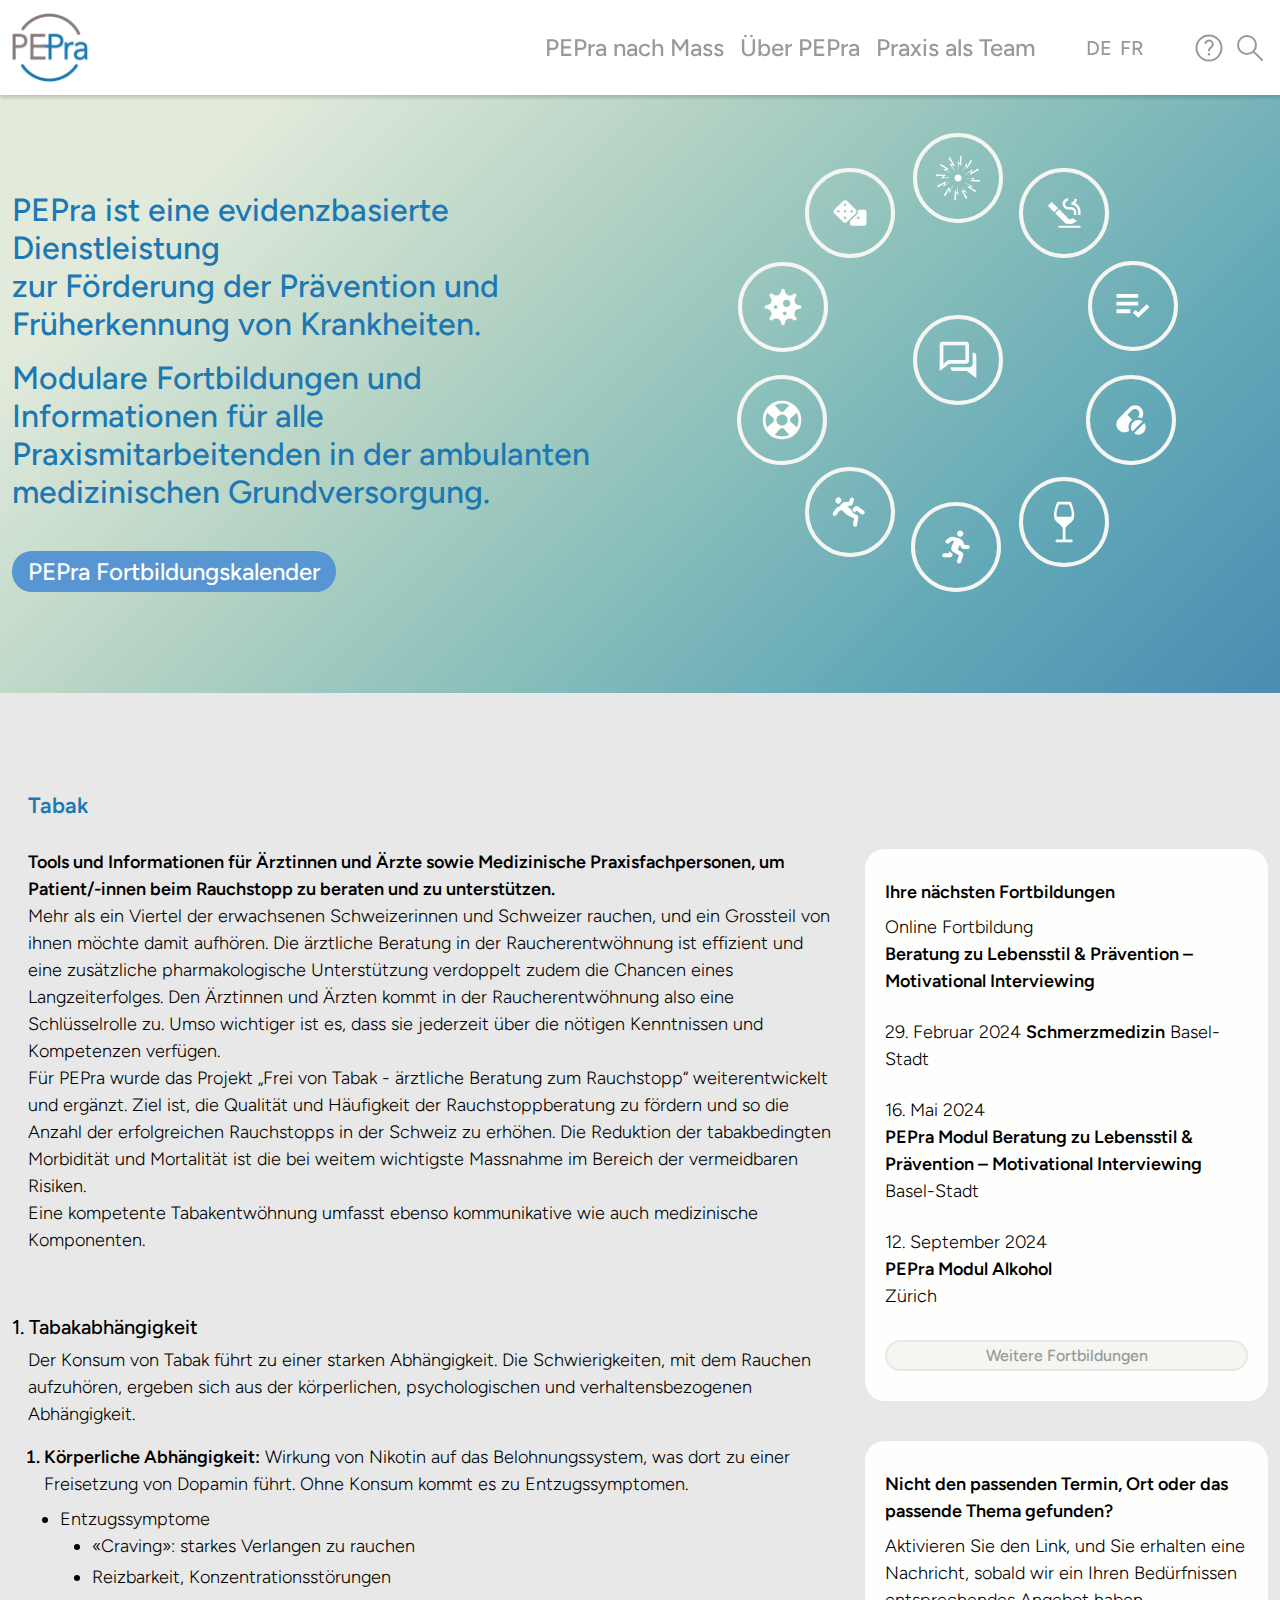
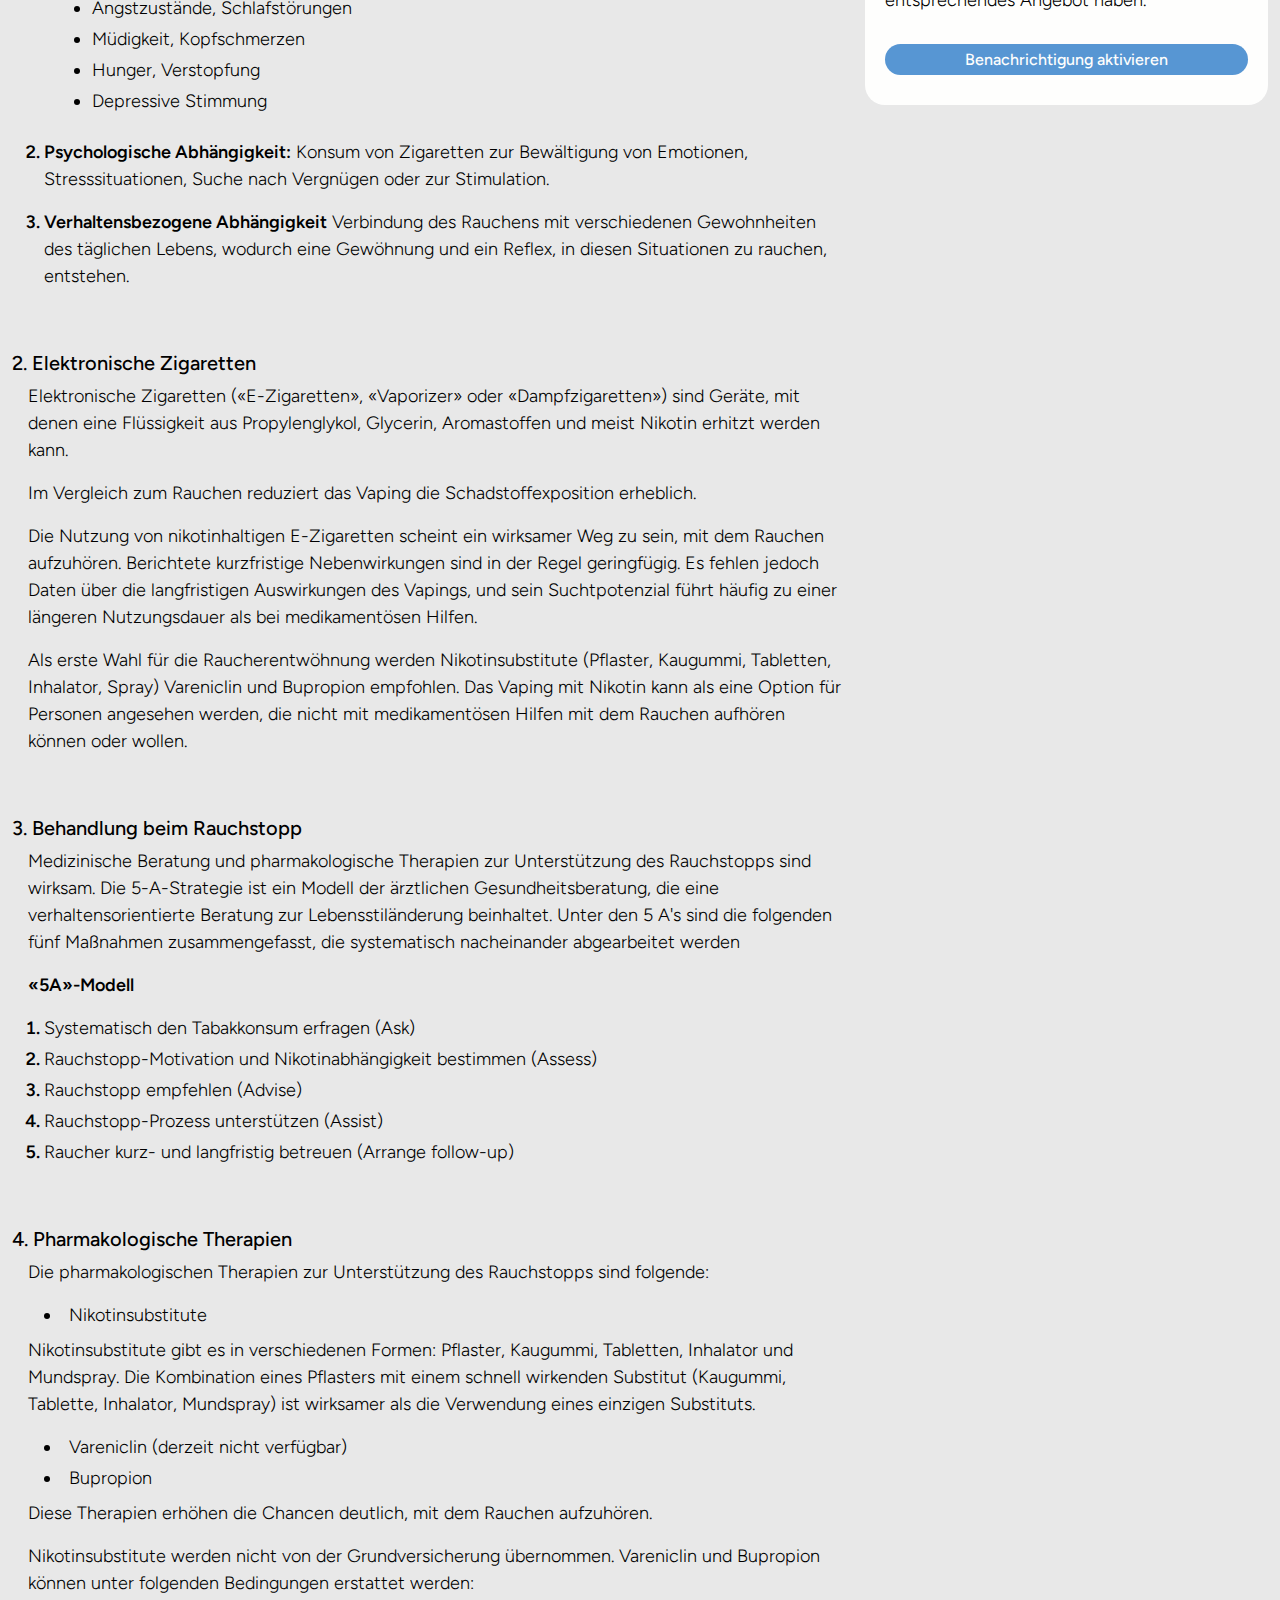
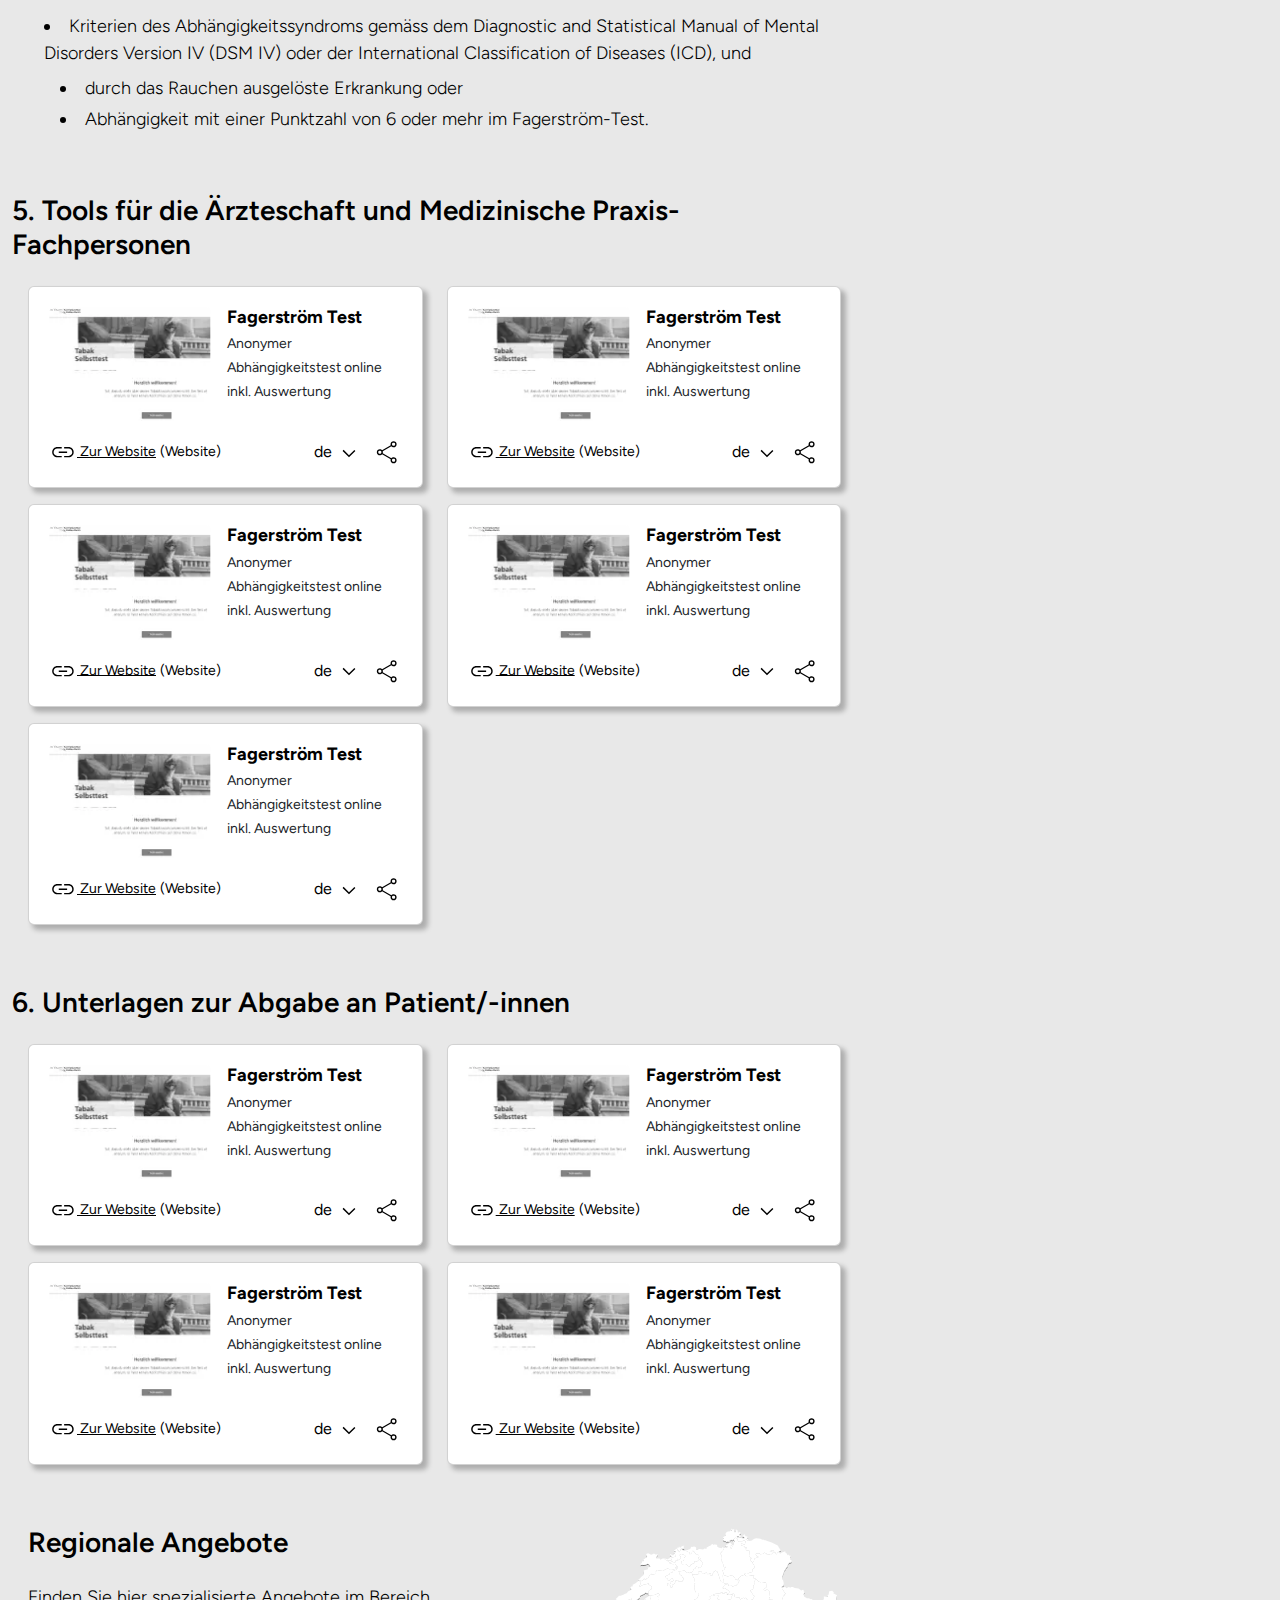
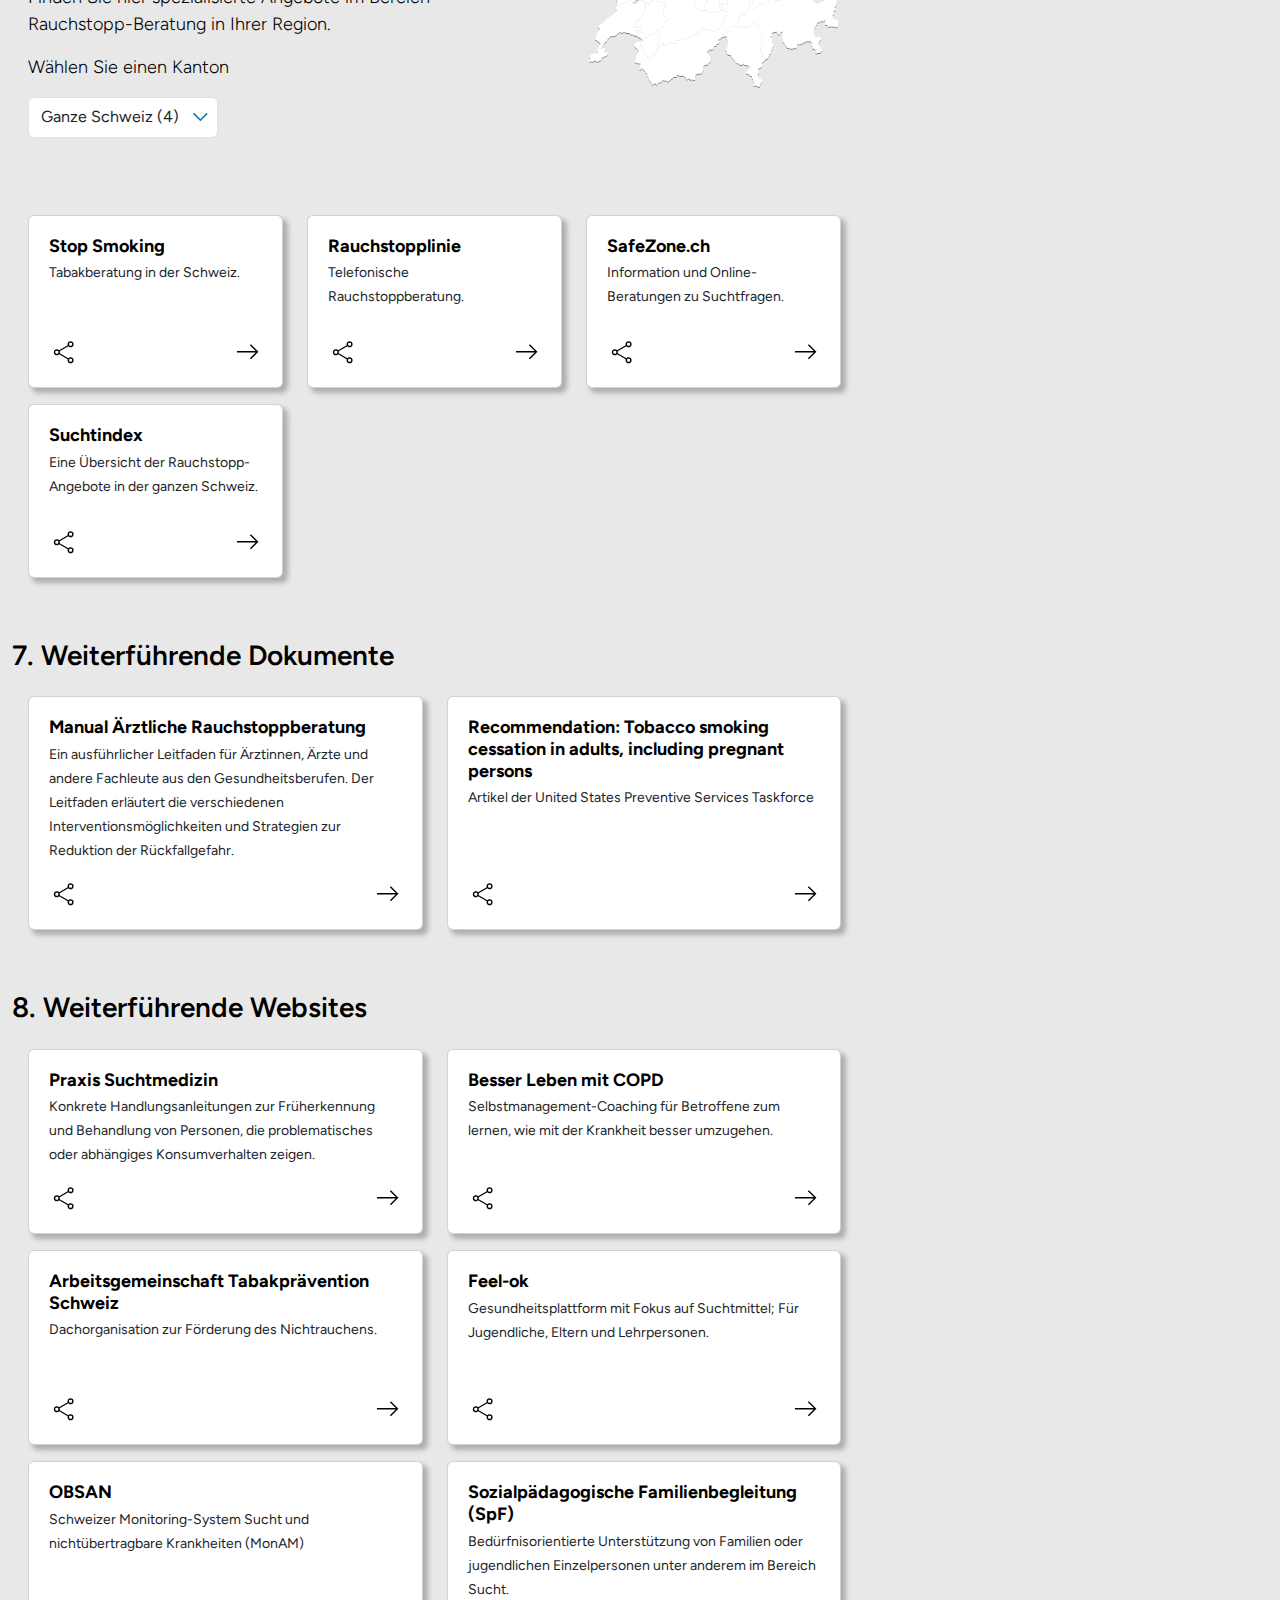
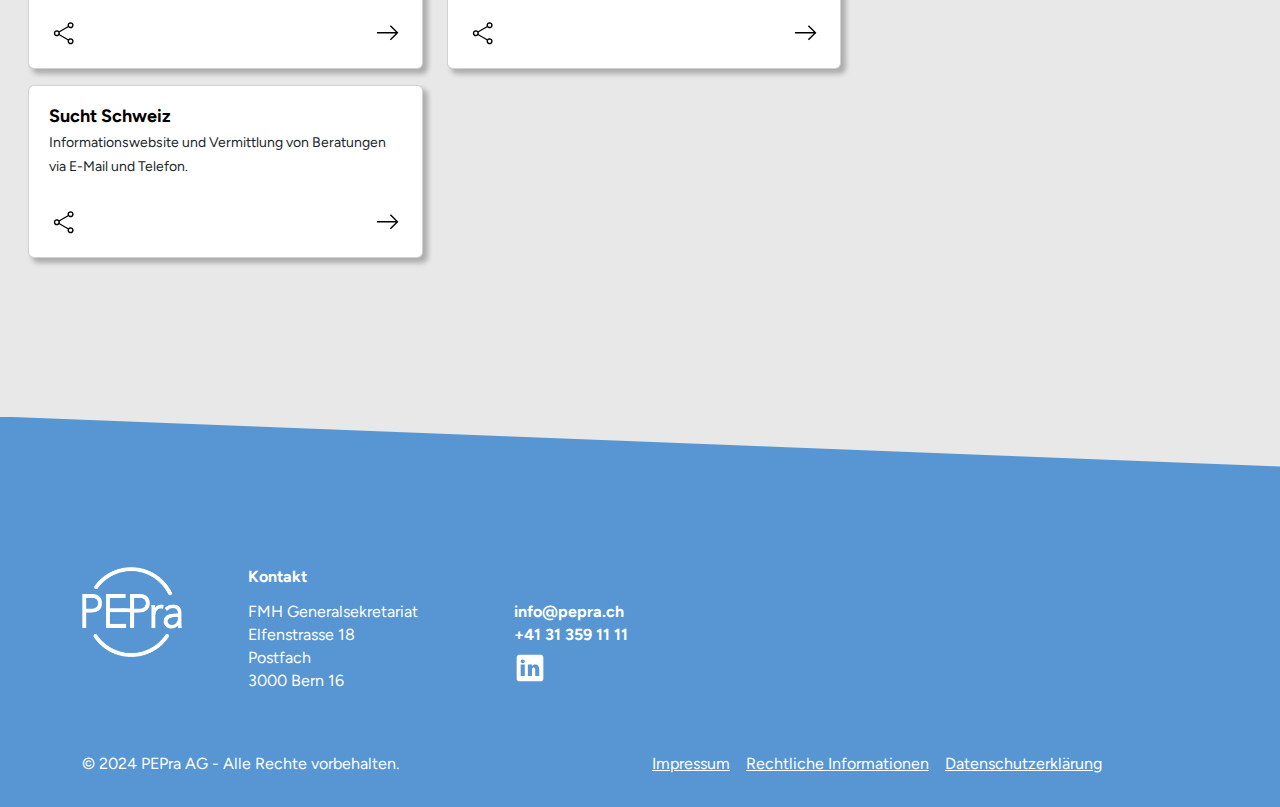
<file: thema.html>
<!doctype html>
<html lang="en">

<head>
	<title>Thema Tabak</title>
	<meta charset="UTF-8" />
	<meta name="format-detection" content="telephone=no" />
	<!-- <style>body{opacity: 0;}</style> -->
	<link href="https://cdn.jsdelivr.net/npm/bootstrap@5.3.3/dist/css/bootstrap.min.css?_v=20241008184239" rel="stylesheet" integrity="sha384-QWTKZyjpPEjISv5WaRU9OFeRpok6YctnYmDr5pNlyT2bRjXh0JMhjY6hW+ALEwIH" crossorigin="anonymous" />
	<link rel="stylesheet" type="text/css" href="css/style.min.css?_v=20241008184239" />
	<link rel="shortcut icon" href="favicon.ico" />
	<!-- <meta name="robots" content="noindex, nofollow"> -->
	<meta name="viewport" content="width=device-width, initial-scale=1.0" />
</head>

<body>
	<div class="wrapper">
		<header class="header sticky-top">
			<nav class="navbar">
				<div class="container-xxl">
					<div class="icon-menu">
						<span></span>
					</div>
					<a class="navbar-brand me-auto me-xs-2 position-relative z-2" href="#">
						<img src="img/logo.webp" alt="PEPra" width="76" height="69" />
					</a>
					<div class="menu__body">
						<ul class="navbar-nav ms-auto gap-3">
							<li class="nav-item">
								<a class="nav-link text-nowrap" aria-current="page" href="#">PEPra nach Mass</a>
							</li>
							<li class="nav-item">
								<a class="nav-link text-nowrap" href="#">Über PEPra</a>
							</li>
							<li class="nav-item">
								<a class="nav-link text-nowrap" href="#">Praxis als Team</a>
							</li>
						</ul>
						<div class="d-flex align-items-center gap-4 gap-sm-2 block-translation">
							<a href="#" class="text-decoration-none">DE</a>
							<a href="#" class="text-decoration-none">FR</a>
						</div>
					</div>
					<div class="d-flex align-items-center gap-2 search-block">
						<a href="#" class="text-decoration-none" title="Help">
							<svg xmlns="http://www.w3.org/2000/svg" width="30" height="30" viewBox="0 0 30 30" fill="none">
								<path d="M15 17.5C15 15 16.97 14.5816 17.6484 13.9049C18.3289 13.2261 18.75 12.2872 18.75 11.25C18.75 9.17893 17.0711 7.5 15 7.5C13.8801 7.5 12.8749 7.99091 12.1878 8.76927C11.87 9.12918 11.6203 9.55055 11.4587 10.0133" stroke="#999999" stroke-width="2" stroke-linecap="round" />
								<path fill-rule="evenodd" clip-rule="evenodd" d="M15 22.5C15.6904 22.5 16.25 21.9404 16.25 21.25C16.25 20.5596 15.6904 20 15 20C14.3096 20 13.75 20.5596 13.75 21.25C13.75 21.9404 14.3096 22.5 15 22.5Z" fill="#999999" />
								<path fill-rule="evenodd" clip-rule="evenodd" d="M15 27.5C21.9036 27.5 27.5 21.9036 27.5 15C27.5 8.09644 21.9036 2.5 15 2.5C8.09644 2.5 2.5 8.09644 2.5 15C2.5 21.9036 8.09644 27.5 15 27.5Z" stroke="#999999" stroke-width="2" />
							</svg>
						</a>
						<a href="#" class="text-decoration-none" title="Search">
							<svg xmlns="http://www.w3.org/2000/svg" width="36" height="36" viewBox="0 0 36 36" fill="none">
								<path d="M21.6182 21.6182L30 30" stroke="#999999" stroke-width="2" stroke-linecap="round" />
								<path fill-rule="evenodd" clip-rule="evenodd" d="M15 24C19.9706 24 24 19.9706 24 15C24 10.0294 19.9706 6 15 6C10.0294 6 6 10.0294 6 15C6 19.9706 10.0294 24 15 24Z" stroke="#999999" stroke-width="2" />
							</svg>
						</a>
					</div>
				</div>
			</nav>
		</header>

		<main class="page thema-page pb-5">
			<!--Hero-->
			<section class="hero">
				<div class="container-xxl">
					<div class="row align-items-center justify-content-between">
						<div class="col-md-12 col-lg-6 col-xxl-7 mb-4">
							<p class="fs-2">
								PEPra ist eine evidenzbasierte Dienstleistung <br />zur Förderung der
								Prävention und Früherkennung von Krankheiten.
							</p>
							<p class="fs-2 mb-4">
								Modulare Fortbildungen und Informationen für alle Praxismitarbeitenden
								in der ambulanten medizinischen Grundversorgung.
							</p>
							<a href="#pepra-calendar" class="btn btn-primary border-0 fs-4 mt-3">PEPra Fortbildungskalender</a>
						</div>
						<div class="col-md-12 col-lg-6 col-xxl-5 d-flex align-items-center justify-content-center">
							<div class="hero-animation">
								<div class="bubble bubble-1">
									<svg xmlns="http://www.w3.org/2000/svg" width="44" height="44" viewBox="0 0 44 44" fill="none">
										<path d="M18.425 43.9581C18.425 43.9581 18.6267 37.5143 18.755 35.1894C18.7917 34.5853 18.865 34.091 18.9017 34.1093C18.9384 34.1276 19.5067 34.7683 20.1484 35.5372C20.79 36.3061 21.34 36.9468 21.34 36.9651C21.4684 37.1115 21.4684 36.6539 21.34 34.4937C21.1017 30.7776 21.065 29.789 21.175 30.027C21.23 30.1369 21.3584 30.8691 21.45 31.6197C21.5417 32.3702 21.7984 34.3656 22.0367 36.0315C22.2567 37.6973 22.4217 39.0886 22.4034 39.0886C22.385 39.1069 21.8534 38.5943 21.1934 37.9353C20.5334 37.2763 19.965 36.7454 19.9284 36.7454C19.8734 36.7454 19.8734 36.9285 19.8917 37.1298C19.9834 37.679 20.185 43.8482 20.13 43.9215C20.0384 44.013 18.48 44.0313 18.4434 43.9398L18.425 43.9581Z" fill="#FEFEFD" />
										<path d="M29.81 42.7866C29.81 42.7866 29.4617 42.1459 29.1134 41.4685C28.765 40.7912 28.2334 39.766 27.9217 39.1986C27.61 38.6311 27.0784 37.6059 26.73 36.9286C26.3817 36.2512 25.8867 35.3359 25.6667 34.8966C25.4284 34.4572 25.2634 34.0728 25.3 34.0545C25.3367 34.0362 25.6667 34.1094 26.07 34.2559C27.9034 34.9332 29.0217 35.2993 29.0217 35.2627C29.0217 35.2261 28.1967 33.9813 27.2067 32.4619C26.2167 30.9607 25.4284 29.6976 25.4467 29.661C25.465 29.6244 25.5384 29.6244 25.5384 29.661C25.575 29.6976 26.0517 30.3017 27.6834 32.4436C28.2334 33.1575 29.1684 34.384 29.7734 35.1712C30.3784 35.9583 30.855 36.6174 30.8367 36.654C30.8184 36.6906 30.3234 36.5625 29.7367 36.3977C28.05 35.9217 27.6834 35.8302 27.6284 35.8851C27.5917 35.9217 28.1234 36.8004 28.7834 37.8256C30.4517 40.4434 31.405 41.9445 31.405 41.9994C31.405 42.0543 29.975 42.8781 29.9017 42.8781C29.8834 42.8781 29.8467 42.8415 29.81 42.8049V42.7866Z" fill="#FEFEFD" />
										<path d="M8.52503 39.6745C8.19503 39.4731 7.92003 39.2535 7.93837 39.1985C7.93837 39.107 12.6134 31.6747 13.09 31.0157C13.145 30.9241 13.2367 30.8692 13.255 30.8875C13.2917 30.9241 13.7134 33.1209 13.8967 34.384C13.9334 34.5854 13.9884 34.6952 14.0434 34.6403C14.0984 34.5854 14.7584 33.2673 15.5467 31.7113C16.335 30.1553 16.9767 28.8555 16.995 28.8372C17.0134 28.8189 17.05 28.8189 17.0867 28.8372C17.1234 28.8555 16.8667 29.5878 16.5 30.4299C16.1334 31.2719 15.62 32.59 15.3084 33.3589C14.9967 34.1277 14.63 34.9881 14.52 35.2627C14.3917 35.5556 14.1717 36.0499 14.0617 36.3611C13.805 36.9835 13.695 37.0384 13.6034 36.5808C13.585 36.416 13.4567 35.94 13.3284 35.519C13.2 35.0979 13.0534 34.5305 12.9984 34.2559C12.9434 33.9813 12.8517 33.7616 12.7967 33.7616C12.7417 33.7616 12.485 34.2192 12.1917 34.7684C11.8984 35.3176 11.3484 36.3977 10.9267 37.1665C10.5234 37.9354 10.0284 38.9056 9.80837 39.3084C9.58837 39.7477 9.36837 40.0589 9.2767 40.0406C9.18503 40.0406 8.85503 39.8576 8.5067 39.6562L8.52503 39.6745Z" fill="#FEFEFD" />
										<path d="M38.665 35.7935C38.39 35.6105 37.3816 34.9514 36.41 34.3473C32.0283 31.5831 30.8916 30.8508 30.8916 30.7776C30.8916 30.741 31.735 30.5763 32.78 30.3932C33.825 30.2101 34.6866 30.0454 34.705 30.0271C34.7233 30.0088 33.44 29.3314 31.8266 28.526C30.2133 27.7388 28.875 27.0431 28.8566 27.0248C28.8383 27.0065 28.8383 26.9516 28.875 26.915C28.9116 26.8784 29.3883 27.0431 29.9383 27.2811C30.4883 27.5191 31.295 27.8486 31.735 28.0317C32.1566 28.1964 32.6883 28.4161 32.9266 28.526C33.165 28.6358 33.9533 28.947 34.6866 29.2399C35.4383 29.5328 36.1716 29.844 36.3366 29.9172C36.52 29.9905 36.74 30.082 36.85 30.1186C37.235 30.2467 36.8866 30.3932 34.5216 30.979C34.1366 31.0705 33.825 31.1804 33.825 31.2353C33.825 31.2719 34.375 31.5831 35.035 31.9309C35.695 32.2787 36.7216 32.8096 37.3266 33.1391C37.9316 33.4503 38.7933 33.908 39.27 34.146C39.7283 34.3656 40.1133 34.6219 40.1133 34.6952C40.1133 34.8416 39.435 36.0315 39.2883 36.123C39.2516 36.1597 38.9766 36.0132 38.7016 35.8301L38.665 35.7935Z" fill="#FEFEFD" />
										<path d="M1.55827 30.6678C1.31994 30.2651 1.17327 29.899 1.20994 29.8441C1.30161 29.7525 2.19994 29.2949 4.71161 27.9951C6.15994 27.2446 7.20494 26.6954 8.96494 25.7618C9.47827 25.4872 9.93661 25.2858 9.97327 25.3224C10.0099 25.359 9.91827 25.6885 9.77161 26.0364C9.18494 27.5924 8.68994 28.9654 8.72661 29.002C8.72661 29.0203 9.99161 28.2148 11.4949 27.2263C12.9983 26.2194 14.2999 25.4139 14.3549 25.4506C14.4283 25.4689 13.8599 25.9631 13.1083 26.5306C12.3383 27.1164 11.4583 27.7755 11.1649 28.0134C10.8533 28.2514 10.1199 28.8189 9.51494 29.2766C8.90994 29.7342 8.19494 30.2834 7.91994 30.4848C7.64494 30.6861 7.40661 30.8692 7.38827 30.8509C7.36994 30.8326 7.53494 30.1003 7.77327 29.2399C8.01161 28.3796 8.17661 27.6473 8.13994 27.629C8.10327 27.5924 6.61827 28.4894 3.51994 30.4665C2.73161 30.979 2.05327 31.4001 2.03494 31.4001C2.01661 31.4001 1.79661 31.0706 1.55827 30.6678Z" fill="#FEFEFD" />
										<path d="M39.655 25.4688C38.0416 25.3956 36.135 25.3041 35.42 25.2675C34.705 25.2309 34.1366 25.1759 34.1366 25.121C34.1366 25.0661 34.5766 24.6634 35.1266 24.224C35.6583 23.7664 36.2266 23.2904 36.3733 23.1806C36.52 23.0524 36.7216 22.8694 36.8316 22.7961C36.9416 22.7046 37.015 22.6131 36.9783 22.5948C36.9416 22.5582 35.5116 22.6314 33.7883 22.7412C32.0466 22.8511 30.6166 22.906 30.5983 22.8877C30.5616 22.8694 30.6533 22.7961 30.8 22.7412C31.0933 22.6314 38.9766 21.5879 39.05 21.6611C39.0683 21.6978 38.5733 22.2469 37.9133 22.8877C37.2533 23.5284 36.7583 24.0776 36.7766 24.0959C36.8133 24.1142 38.1516 24.0776 39.765 24.0043C41.3783 23.9311 42.9916 23.8762 43.3583 23.8762H44V24.7366V25.6153H43.3033C42.9183 25.597 41.2866 25.5238 39.655 25.4688Z" fill="#FEFEFD" />
										<path d="M25.5567 22.0089C25.5567 23.9677 23.9617 25.5603 22 25.5603C20.0384 25.5603 18.4434 23.9677 18.4434 22.0089C18.4434 20.0502 20.0384 18.4575 22 18.4575C23.9617 18.4575 25.5567 20.0502 25.5567 22.0089Z" fill="#FEFEFD" />
										<path d="M4.95 22.3568C4.95 22.3568 5.46333 21.7527 6.105 21.112C6.74667 20.4713 7.24167 19.9404 7.22333 19.9221C7.18667 19.8855 6.47167 19.9221 5.62833 19.9587C4.785 20.0136 3.15333 20.0686 2.05333 20.1052L0 20.1601V18.3661L1.74167 18.4393C10.1567 18.7871 9.86333 18.7505 9.86333 18.8787C9.86333 18.9702 9.64333 19.1716 7.79167 20.7093C7.40667 21.0388 7.05833 21.35 7.04 21.3866C7.02167 21.4232 7.27833 21.4415 7.60833 21.4232C10.9267 21.1852 14.52 21.0205 14.465 21.112C14.4283 21.1486 13.6217 21.2585 12.65 21.3866C9.55167 21.771 5.53667 22.3202 5.24333 22.3752C5.07833 22.4118 4.95 22.3935 4.95 22.3385V22.3568Z" fill="#FEFEFD" />
										<path d="M29.2783 18.8237C29.3883 18.6956 30.14 18.0915 30.9283 17.4874C34.2283 14.9794 34.6866 14.6316 35.035 14.357C36.0616 13.5332 36.6116 13.1488 36.6483 13.1854C36.7033 13.222 36.3366 14.6682 35.9516 15.8581C35.86 16.1693 35.8233 16.4439 35.86 16.4439C35.8966 16.4439 36.19 16.2975 36.4833 16.0961C36.7766 15.8947 37.4733 15.4737 38.005 15.1259C38.5366 14.7781 39.655 14.0824 40.4616 13.5515C41.2866 13.039 41.9649 12.6179 41.9833 12.6179C42.1116 12.6179 42.8816 14.1007 42.8083 14.174C42.7533 14.2106 42.2216 14.5035 41.6349 14.8147C41.0299 15.1259 40.0583 15.6384 39.4716 15.9497C38.8666 16.2609 37.6933 16.8833 36.8316 17.3226C35.9883 17.762 35.035 18.2562 34.7416 18.421C34.4483 18.5858 34.155 18.7139 34.1183 18.6956C34.0816 18.6773 34.32 17.8535 34.6683 16.865C35.0166 15.8764 35.31 15.0526 35.2916 15.0343C35.2916 15.016 33.9349 15.8764 32.3216 16.9565C28.8933 19.2448 29.04 19.1349 29.2966 18.842L29.2783 18.8237Z" fill="#FEFEFD" />
										<path d="M15.5467 17.3774C15.0334 17.1578 14.0434 16.7367 13.3284 16.4438C12.6134 16.1509 11.8434 15.8397 11.6234 15.7299C11.4034 15.62 10.615 15.3088 9.86337 15.0159C9.13004 14.723 8.30504 14.3935 8.04837 14.2654C7.7917 14.1372 7.48004 14.0091 7.35171 13.9908C6.83837 13.8626 7.13171 13.6979 8.63504 13.3135C9.49671 13.0938 10.2117 12.8558 10.1934 12.8192C10.1934 12.7643 9.57004 12.4165 8.83671 12.032C3.39171 9.21286 3.81337 9.46915 4.01504 9.12133C4.08837 9.01149 4.23504 8.7369 4.36337 8.53553C4.4917 8.33416 4.62004 8.11449 4.67504 8.04126C4.7667 7.94973 5.7567 8.51723 8.92837 10.5492C11.2017 11.9954 13.0717 13.2036 13.09 13.2585C13.09 13.2952 12.3567 13.4599 11.44 13.643C10.505 13.8077 9.64337 13.9725 9.49671 14.0091C9.2767 14.064 9.86337 14.3935 12.9067 15.9129C14.9234 16.9198 16.5917 17.7619 16.61 17.7985C16.72 17.9083 16.39 17.7985 15.5284 17.4141L15.5467 17.3774Z" fill="#FEFEFD" />
										<path d="M26.345 16.4255C26.345 16.4255 26.6567 15.5834 27.06 14.6132C27.4633 13.6613 27.9767 12.4165 28.215 11.849C28.4533 11.2815 28.71 10.6408 28.82 10.4028C28.93 10.1648 29.2783 9.32271 29.59 8.51723C29.9017 7.69345 30.2133 7.03443 30.25 7.03443C30.2867 7.03443 30.5067 7.74837 30.7267 8.62707C30.9467 9.50577 31.185 10.2197 31.24 10.2197C31.295 10.2197 31.5883 9.74375 31.8633 9.17626C33.3117 6.22895 34.5583 3.94067 34.705 3.94067C34.7967 3.94067 35.1633 4.12374 35.5117 4.36172L36.1717 4.78276L35.9883 5.05735C35.7867 5.35025 33.4767 8.99319 31.8083 11.611C31.2767 12.4531 30.8183 13.1304 30.7817 13.1304C30.7083 13.1304 30.14 10 30.1583 9.65222C30.1583 9.52407 30.1217 9.39593 30.0483 9.35932C29.9933 9.32271 29.1317 10.9153 28.1417 12.8924C27.1517 14.8695 26.3267 16.4438 26.3267 16.4072L26.345 16.4255Z" fill="#FEFEFD" />
										<path d="M18.9567 15.0343C18.6817 14.6681 17.2334 12.8009 15.7851 10.8971C14.3184 8.99321 13.1451 7.43718 13.1634 7.41888C13.2001 7.38226 13.9517 7.56533 15.4001 7.96806C16.6651 8.31588 16.6467 8.38911 15.7484 7.01614C15.3084 6.33881 14.6851 5.36858 14.3734 4.856C14.0434 4.34343 13.5117 3.51965 13.2001 3.02538C12.8884 2.53111 12.6134 2.11007 12.6134 2.09176C12.6134 1.98193 14.0984 1.19476 14.1717 1.26798C14.2267 1.3229 14.4467 1.72564 14.6851 2.18329C15.9684 4.63633 16.4084 5.4418 16.9767 6.54018C17.3251 7.1992 17.8567 8.22435 18.1684 8.79184C18.7734 9.90852 18.8284 10.1282 18.5534 10.0001C18.1867 9.85361 16.7017 9.30442 16.2434 9.15797C15.9867 9.06644 15.6201 8.93829 15.4367 8.84676C15.2351 8.75523 15.0701 8.71862 15.0334 8.73693C15.0151 8.77354 15.2167 9.12136 15.4917 9.56071C17.3434 12.3066 19.5434 15.6567 19.5251 15.675C19.5067 15.6933 19.2684 15.4004 18.9751 15.0343H18.9567Z" fill="#FEFEFD" />
										<path d="M22.88 14.4851C22.8434 14.357 22.6967 13.3135 22.5684 12.1785C22.0184 7.93147 21.6884 5.46013 21.6334 5.24045C21.5967 5.11231 21.6334 5.02078 21.67 5.02078C21.725 5.02078 22.275 5.53335 22.88 6.15576C23.5034 6.77817 24.0534 7.29075 24.09 7.29075C24.1267 7.29075 24.145 6.88801 24.1267 6.39374C24.09 5.88117 24.0167 4.28853 23.9434 2.82403C23.8517 0.663893 23.87 0.133013 23.98 0.0597879C24.0534 0.0231754 24.4384 -0.013437 24.8417 0.00486921L25.5567 0.0414817V1.17647C25.5567 2.69588 25.2817 9.12137 25.2084 9.61564L25.1534 10.0367L23.925 8.59049C23.2467 7.80332 22.66 7.1443 22.605 7.10769C22.55 7.08938 22.5317 7.30905 22.5684 7.62026C22.605 7.93147 22.6784 8.97492 22.7334 9.92685C22.7884 10.8971 22.88 12.3433 22.935 13.167C23.0267 14.5949 23.0267 15.016 22.8984 14.5034L22.88 14.4851Z" fill="#FEFEFD" />
									</svg>
								</div>
								<span class="desk desk-bubble-1 position-absolute">
									Schmerzmedizin
								</span>
								<div class="bubble bubble-2">
									<svg xmlns="http://www.w3.org/2000/svg" width="34" height="30" viewBox="0 0 34 30" fill="none">
										<path fill-rule="evenodd" clip-rule="evenodd" d="M33.5 27.8333V29.6666H11.4999V27.8333H33.5ZM12.129 11.3603L22.3578 21.589L25.8521 20.1663L29.8333 23.0927L24.9163 26.0191L18.8206 25.83L8.23996 15.2494L12.129 11.3603ZM21.1056 0.333313V2.82141C20.2276 2.82141 19.5046 3.09354 18.9366 3.63782C18.3685 4.18209 18.0845 4.86889 18.0845 5.69827C18.0845 6.57948 18.3814 7.357 18.9753 8.03086C19.5692 8.70472 20.2793 9.04165 21.1056 9.04165H23.6619C25.2112 9.04165 26.5539 9.54704 27.6901 10.5578C28.8263 11.5686 29.3943 12.7997 29.3943 14.2511V16.8947H26.9154V14.7954C26.9154 13.7587 26.5927 12.9423 25.9471 12.3462C25.3016 11.75 24.5399 11.452 23.6619 11.452H21.1056C19.6079 11.452 18.3169 10.8948 17.2323 9.7803C16.1478 8.66584 15.6056 7.35701 15.6056 5.85377C15.6056 4.35054 16.1478 3.05468 17.2323 1.96613C18.3169 0.877576 19.6079 0.333313 21.1056 0.333313ZM29.9366 1.11084C29.9366 2.66591 29.3943 3.98769 28.3098 5.07624C29.8591 5.80194 31.1114 6.91639 32.0668 8.41962C33.0223 9.92286 33.5 11.6075 33.5 13.4736V16.8947H31.0211V13.4736C31.0211 11.6075 30.3885 10.0136 29.1232 8.69175C27.8579 7.36995 26.2957 6.70906 24.4366 6.70906V4.22096C25.2629 4.22096 25.9729 3.92291 26.5669 3.32681C27.1608 2.73069 27.4577 1.99205 27.4577 1.11084H29.9366ZM4.65752 3.88877L11.1393 10.3706L7.25025 14.2597L0.768433 7.77786L4.65752 3.88877Z" fill="#FEFEFD" />
									</svg>
								</div>
								<span class="desk desk-bubble-2 position-absolute"> Tabak </span>
								<div class="bubble bubble-3">
									<svg xmlns="http://www.w3.org/2000/svg" width="34" height="24" viewBox="0 0 34 24" fill="none">
										<path fill-rule="evenodd" clip-rule="evenodd" d="M0.5 0H22.2069V3.82956H0.5V0ZM0.5 7.65911H22.2069V11.5337H0.5V7.65911ZM0.5 15.3633H14.2924V19.1928H0.5V15.3633ZM33.5 12.8853L22.2069 23.8333L16.8843 18.6522L19.6613 15.9039L22.2069 18.4269L30.6767 10.1371L33.5 12.8853Z" fill="#FEFEFD" />
									</svg>
								</div>
								<span class="desk desk-bubble-3 position-absolute">
									Evidenzbasierte Prävention &amp; Früherkennung
								</span>
								<div class="bubble bubble-4">
									<svg xmlns="http://www.w3.org/2000/svg" width="44" height="44" viewBox="0 0 44 44" fill="none">
										<path fill-rule="evenodd" clip-rule="evenodd" d="M20.2011 32.7555C17.03 35.0778 12.6391 34.7111 9.71187 31.9C6.5407 28.7222 6.5407 23.5889 9.71187 20.4111L20.3231 9.77776C22.0307 8.06665 24.1041 7.33331 26.1776 7.33331C28.251 7.33331 30.3245 8.06665 31.9101 9.65554C34.7153 12.4666 35.0812 16.9889 32.7638 20.1666C31.6661 19.8 30.5684 19.5555 29.3487 19.5555C28.9828 19.5555 28.6169 19.5555 28.251 19.6778L29.2268 18.7C30.9343 16.9889 30.9343 14.1778 29.2268 12.4666C28.373 11.4889 27.2753 11 26.1776 11C24.9579 11 23.8602 11.4889 23.0064 12.3444L18.3716 16.8666L23.1284 21.6333C20.9329 23.4666 19.4693 26.1555 19.4693 29.2111C19.5913 30.5555 19.8352 31.6555 20.2011 32.7555ZM33.6176 23.3444C32.3979 22.4889 30.9343 22 29.3487 22C25.3238 22 22.0307 25.3 22.0307 29.3333C22.0307 30.9222 22.5185 32.3889 23.3723 33.6111L33.6176 23.3444ZM35.3252 25.0555L25.0799 35.3222C26.2995 36.1778 27.7632 36.6666 29.3487 36.6666C33.3737 36.6666 36.6668 33.3666 36.6668 29.3333C36.6668 27.7444 36.179 26.2778 35.3252 25.0555Z" fill="#FEFEFD" />
									</svg>
								</div>
								<span class="desk desk-bubble-4 position-absolute">
									Drogenkonsum
								</span>
								<div class="bubble bubble-5">
									<svg xmlns="http://www.w3.org/2000/svg" width="21" height="42" viewBox="0 0 21 42" fill="none">
										<path fill-rule="evenodd" clip-rule="evenodd" d="M17.232 1.60164C19.244 7.0269 20.25 10.9696 20.25 13.4299V13.8084V13.903C20.25 16.7418 19.3414 19.0759 17.524 20.9054C17.2644 21.1577 16.8425 21.5204 16.2584 21.9936C15.6743 22.4667 15.3498 22.7348 15.2849 22.7979C12.7536 24.7535 11.488 26.3306 11.488 27.5292V38.4112C11.488 38.5374 11.5529 38.6005 11.6827 38.6005H17.232C18.2055 38.6005 18.6923 39.0421 18.6923 39.9252C18.6923 40.8084 18.2055 41.25 17.232 41.25H3.01803C2.04447 41.25 1.55769 40.8084 1.55769 39.9252C1.55769 39.0421 2.04447 38.6005 3.01803 38.6005H8.56731C8.69712 38.6005 8.76202 38.5374 8.76202 38.4112V27.5292C8.76202 26.3306 7.49641 24.7535 4.96514 22.7979C4.77043 22.6717 4.51082 22.4825 4.1863 22.2301C3.86178 21.9778 3.58594 21.7412 3.35877 21.5204C3.13161 21.2996 2.92067 21.0946 2.72596 20.9054C0.908644 19.0759 0 16.7418 0 13.903V13.8084V13.4299C0 10.9696 1.006 7.0269 3.01803 1.60164C3.21274 1.03388 3.63461 0.75 4.28365 0.75H15.9663C16.6154 0.75 17.0373 1.03388 17.232 1.60164ZM17.1346 15.7535V15.6589C18.6892 13.4509 16.9399 5.97776 14.9928 3.49416C14.9928 3.43107 14.9279 3.39953 14.7981 3.39953H5.45192C5.32211 3.39953 5.25721 3.43107 5.25721 3.49416C3.70416 5.29577 1.49861 13.4509 3.11538 15.6589V15.7535C3.18029 15.8166 3.24519 15.8481 3.3101 15.8481H16.9399L17.1346 15.7535Z" fill="#FEFEFD" />
									</svg>
								</div>
								<span class="desk desk-bubble-5 position-absolute"> Alkohol </span>
								<div class="bubble bubble-6">
									<svg xmlns="http://www.w3.org/2000/svg" width="28" height="34" viewBox="0 0 28 34" fill="none">
										<path fill-rule="evenodd" clip-rule="evenodd" d="M20.3949 5.78516C19.7779 6.38672 19.0287 6.6875 18.1473 6.6875C17.2659 6.6875 16.5167 6.38672 15.8997 5.78516C15.2827 5.18359 14.9742 4.45313 14.9742 3.59375C14.9742 2.73437 15.2827 2.00391 15.8997 1.40234C16.5167 0.800781 17.2659 0.5 18.1473 0.5C19.0287 0.5 19.7779 0.800781 20.3949 1.40234C21.0119 2.00391 21.3204 2.73437 21.3204 3.59375C21.3204 4.45313 21.0119 5.18359 20.3949 5.78516ZM7.70256 20.9316C8.23141 22.1348 9.06874 23.0586 10.2146 23.7031L10.8756 24.0898L10.3468 25.4434C9.77388 26.6895 8.7823 27.3125 7.37203 27.3125H2.28189C1.70897 27.3125 1.21318 27.1084 0.794508 26.7002C0.375836 26.292 0.166504 25.8086 0.166504 25.25C0.166504 24.6914 0.375836 24.208 0.794508 23.7998C1.21318 23.3916 1.70897 23.1875 2.28189 23.1875H6.71098L7.70256 20.9316ZM25.5511 14.9375C26.124 14.9375 26.6198 15.1416 27.0385 15.5498C27.4572 15.958 27.6665 16.4414 27.6665 17C27.6665 17.5586 27.4572 18.042 27.0385 18.4502C26.6198 18.8584 26.124 19.0625 25.5511 19.0625H21.9814C20.6593 19.0625 19.7118 18.4824 19.1389 17.3223L17.8167 14.6797L15.7014 19.707L19.7999 22.0273C20.4169 22.4141 20.8576 22.9297 21.122 23.5742C21.3865 24.2188 21.4085 24.8633 21.1881 25.5078L19.1389 32.082C18.8304 33.0273 18.1473 33.5 17.0896 33.5C16.8692 33.5 16.6489 33.457 16.4285 33.3711C15.8997 33.2422 15.503 32.9199 15.2386 32.4043C14.9742 31.8887 14.9081 31.3516 15.0403 30.793L16.8913 25.1855L11.2723 21.9629C10.3468 21.4043 9.71879 20.6309 9.38826 19.6426C9.05773 18.6543 9.11282 17.6875 9.55352 16.7422L11.9994 11.1348L11.0079 10.8125C10.4349 10.6836 9.88405 10.834 9.35521 11.2637L6.71098 13.1973C6.27027 13.541 5.76346 13.6807 5.19054 13.6162C4.61762 13.5518 4.15489 13.2939 3.80232 12.8428C3.44976 12.3916 3.30653 11.876 3.37263 11.2959C3.43874 10.7158 3.71418 10.2539 4.19896 9.91016L6.77708 7.97656C8.4077 6.77343 10.1925 6.4082 12.1316 6.88086L16.8252 8.23438C18.6761 8.70703 20.0423 9.80273 20.9237 11.5215L22.6425 14.9375H25.5511Z" fill="#FEFEFD" />
									</svg>
								</div>
								<span class="desk desk-bubble-6 position-absolute"> Bewegung </span>
								<div class="bubble bubble-7">
									<svg xmlns="http://www.w3.org/2000/svg" width="44" height="44" viewBox="0 0 44 44" fill="none">
										<path fill-rule="evenodd" clip-rule="evenodd" d="M10.3515 21.9417L8.46118 24.9064C8.17555 25.3855 7.7582 25.6988 7.20912 25.8462C6.66003 25.9936 6.14501 25.9213 5.66404 25.6294C5.18308 25.3375 4.87215 24.9099 4.73124 24.3466C4.59034 23.7833 4.68296 23.2541 5.0091 22.7591L6.7069 20.0281C7.78762 18.3193 8.97011 17.1941 10.917 16.9318L10.921 16.9363L12.9245 14.7317C13.9748 13.1724 15.4444 12.2811 17.3334 12.0577L21.0768 11.6447L22.0366 8.93608C22.2256 8.40256 22.579 8.01182 23.0967 7.76384C23.6144 7.51586 24.133 7.48897 24.6524 7.68316C25.1718 7.87734 25.5522 8.24032 25.7936 8.7721C26.035 9.30389 26.0612 9.83654 25.8722 10.3701L24.6943 13.6943C24.258 14.9255 23.406 15.6062 22.1382 15.7364L19.2448 16.0489L23.2213 19.7665L25.3869 23.3773L28.5181 24.7531C29.1555 25.0687 29.6397 25.5357 29.9706 26.154C30.3016 26.7723 30.4004 27.4198 30.2671 28.0967L29.0976 34.9764C28.9162 35.9673 28.319 36.5267 27.3062 36.6544C27.0952 36.681 26.879 36.6643 26.6577 36.6042C26.1357 36.538 25.717 36.2608 25.4016 35.7726C25.0863 35.2843 24.9582 34.7505 25.0174 34.171L26.1137 28.2905L20.3444 25.718C20.0893 25.5971 19.8526 25.4581 19.6346 25.3011C19.1995 25.1073 18.7996 24.8273 18.4359 24.4609L14.029 20.2339C12.4817 20.1412 11.2559 20.7105 10.3515 21.9417ZM28.6058 16.063C29.2924 16.0408 29.899 16.2443 30.4256 16.6736L35.8623 20.8673C36.6395 21.4832 36.8535 22.2837 36.5045 23.2686C36.4561 23.4054 36.3898 23.5356 36.3058 23.6591L36.1666 23.8394C35.8722 24.2871 35.4417 24.5444 34.875 24.6114C34.3083 24.6784 33.787 24.5532 33.3113 24.2359L28.7081 20.5629L26.1231 22.6926L24.155 19.2376L26.7312 16.7564C27.2944 16.3163 27.9193 16.0851 28.6058 16.063ZM10.3986 7.33334L10.6603 7.34685C10.9227 7.37264 11.187 7.43532 11.4534 7.5349C12.2524 7.83365 12.8299 8.37486 13.1856 9.15854C13.5414 9.94222 13.5739 10.7444 13.283 11.5653C12.9922 12.3861 12.4653 12.9792 11.7023 13.3446C11.3633 13.507 11.0206 13.6038 10.6744 13.6351L10.414 13.6462C10.066 13.6446 9.71447 13.5774 9.35932 13.4446C8.56024 13.1459 7.98283 12.6047 7.62706 11.821C7.2713 11.0373 7.23883 10.2351 7.52967 9.41429C7.82052 8.59348 8.3474 8.00037 9.11034 7.63494C9.5342 7.43192 9.96363 7.3314 10.3986 7.33334Z" fill="#FEFEFD" />
									</svg>
								</div>
								<span class="desk desk-bubble-7 position-absolute">
									Sturzprävention
								</span>
								<div class="bubble bubble-8">
									<svg xmlns="http://www.w3.org/2000/svg" width="44" height="44" viewBox="0 0 44 44" fill="none">
										<path fill-rule="evenodd" clip-rule="evenodd" d="M41.2498 22.0002C41.2623 19.4641 40.7735 16.9508 39.8117 14.6044C38.85 12.2579 37.4341 10.1246 35.6453 8.32708C33.8565 6.5295 31.7302 5.10307 29.3885 4.12974C27.0468 3.1564 24.5359 2.65533 22 2.65533C19.4641 2.65533 16.9531 3.1564 14.6115 4.12974C12.2698 5.10307 10.1435 6.5295 8.35473 8.32708C6.56599 10.1246 5.15003 12.2579 4.18824 14.6044C3.22644 16.9508 2.73775 19.4641 2.75023 22.0002C2.73775 24.5361 3.22644 27.0494 4.18824 29.3959C5.15003 31.7423 6.56599 33.8756 8.35473 35.6732C10.1435 37.4708 12.2698 38.8971 14.6115 39.8704C16.9532 40.8437 19.4641 41.3448 22 41.3448C24.5359 41.3448 27.0468 40.8437 29.3885 39.8704C31.7302 38.8971 33.8565 37.4708 35.6453 35.6732C37.4341 33.8756 38.85 31.7423 39.8117 29.3959C40.7735 27.0494 41.2623 24.5361 41.2498 22.0002ZM17.8648 18.3729C18.6023 17.5322 19.5787 16.9363 20.6637 16.6647C21.7485 16.3931 22.8904 16.4588 23.9371 16.8528C24.9837 17.2469 25.8854 17.9506 26.5219 18.8703C27.1583 19.7899 27.4993 20.8817 27.4993 22.0002C27.4993 23.1185 27.1583 24.2103 26.5219 25.1299C25.8854 26.0497 24.9837 26.7533 23.9371 27.1475C22.8904 27.5414 21.7485 27.6071 20.6637 27.3354C19.5787 27.0639 18.6023 26.468 17.8648 25.6273C16.9858 24.6233 16.5012 23.3345 16.5012 22.0002C16.5012 20.6657 16.9858 19.3769 17.8648 18.3729ZM36.4984 28.9075L30.2874 23.4062C30.2452 23.3682 30.213 23.3206 30.1933 23.2674C30.1737 23.214 30.1675 23.1568 30.175 23.1006C30.2729 22.3718 30.2729 21.6332 30.175 20.9044C30.1675 20.8483 30.1737 20.7909 30.1933 20.7378C30.213 20.6844 30.2452 20.6367 30.2874 20.5988L36.4984 15.0976C36.5387 15.0616 36.5869 15.0356 36.6392 15.0218C36.6916 15.0079 36.7462 15.0066 36.7992 15.0179C36.852 15.0292 36.9015 15.0528 36.9435 15.0868C36.9855 15.1208 37.019 15.1643 37.041 15.2137C37.9982 17.3486 38.4927 19.662 38.4923 22.0017C38.4919 24.3412 37.9966 26.6543 37.0386 28.789C37.0165 28.8383 36.9831 28.8818 36.9411 28.9157C36.8991 28.9498 36.8496 28.9735 36.7968 28.9846C36.7438 28.996 36.689 28.9947 36.6368 28.9808C36.5845 28.967 36.5363 28.941 36.496 28.9051L36.4984 28.9075ZM28.9049 7.50414L23.4038 13.7151C23.3658 13.7573 23.318 13.7896 23.2648 13.8092C23.2115 13.8288 23.1543 13.8351 23.098 13.8275C22.3692 13.7297 21.6308 13.7297 20.902 13.8275C20.8457 13.8351 20.7885 13.8288 20.7352 13.8092C20.682 13.7896 20.6342 13.7573 20.5962 13.7151L15.095 7.50414C15.059 7.4638 15.0331 7.41553 15.0192 7.36328C15.0054 7.31101 15.0041 7.25623 15.0154 7.20336C15.0267 7.15048 15.0503 7.10104 15.0843 7.059C15.1183 7.01698 15.1618 6.98356 15.2111 6.96149C17.3462 6.00362 19.6599 5.50844 22 5.50844C24.3401 5.50844 26.6537 6.00362 28.7888 6.96149C28.8381 6.98356 28.8816 7.01698 28.9157 7.059C28.9496 7.10104 28.9733 7.15048 28.9846 7.20336C28.996 7.25623 28.9945 7.31101 28.9808 7.36328C28.9668 7.41553 28.941 7.4638 28.9049 7.50414ZM7.50403 15.0951L13.715 20.5964C13.7572 20.6344 13.7895 20.682 13.8091 20.7354C13.8287 20.7885 13.835 20.8457 13.8275 20.902C13.7296 21.6308 13.7296 22.3694 13.8274 23.0982C13.835 23.1545 13.8287 23.2117 13.8091 23.2648C13.7895 23.3182 13.7572 23.3658 13.715 23.4038L7.50403 28.9051C7.4637 28.941 7.41544 28.967 7.36318 28.9808C7.31091 28.9947 7.25613 28.996 7.20325 28.9846C7.15038 28.9735 7.10093 28.9498 7.0589 28.9157C7.01688 28.8818 6.98346 28.8383 6.96138 28.789C6.00352 26.6539 5.50834 24.3403 5.50834 22.0002C5.50834 19.6599 6.00352 17.3463 6.96138 15.2112C6.98346 15.1619 7.01688 15.1184 7.0589 15.0844C7.10093 15.0504 7.15038 15.0268 7.20325 15.0155C7.25613 15.0042 7.31091 15.0055 7.36318 15.0193C7.41544 15.0332 7.4637 15.0592 7.50403 15.0951ZM15.095 36.496L20.5962 30.285C20.6342 30.2429 20.682 30.2106 20.7352 30.191C20.7885 30.1714 20.8457 30.1651 20.902 30.1726C21.6308 30.2705 22.3692 30.2705 23.098 30.1726C23.1543 30.1651 23.2115 30.1714 23.2648 30.191C23.318 30.2106 23.3658 30.2429 23.4038 30.285L28.9049 36.496C28.941 36.5363 28.9668 36.5847 28.9808 36.637C28.9945 36.6892 28.996 36.744 28.9846 36.7968C28.9733 36.8496 28.9496 36.8991 28.9157 36.9411C28.8816 36.9833 28.8381 37.0167 28.7888 37.0387C26.6537 37.9966 24.3401 38.4918 22 38.4918C19.6599 38.4918 17.3462 37.9966 15.2111 37.0387C15.1618 37.0167 15.1183 36.9833 15.0843 36.9411C15.0503 36.8991 15.0267 36.8496 15.0154 36.7968C15.0041 36.744 15.0054 36.6892 15.0192 36.637C15.0331 36.5847 15.059 36.5363 15.095 36.496Z" fill="#FEFEFD" />
									</svg>
								</div>
								<span class="desk desk-bubble-8 position-absolute">
									Stress &amp; Depression
								</span>
								<div class="bubble bubble-9">
									<svg xmlns="http://www.w3.org/2000/svg" width="38" height="38" viewBox="0 0 38 38" fill="none">
										<path d="M35.4998 17.1667H35.1882C33.2577 17.1667 31.5985 15.9402 30.867 14.1527L30.8285 14.0629C30.0805 12.2717 30.372 10.2184 31.7452 8.84519L31.9633 8.62702C32.1335 8.45681 32.2686 8.25473 32.3607 8.03233C32.4528 7.80994 32.5002 7.57157 32.5002 7.33085C32.5002 7.09013 32.4528 6.85177 32.3607 6.62937C32.2686 6.40698 32.1335 6.2049 31.9633 6.03469C31.7931 5.86447 31.591 5.72945 31.3687 5.63733C31.1463 5.54521 30.9079 5.4978 30.6672 5.4978C30.4264 5.4978 30.1881 5.54521 29.9657 5.63733C29.7433 5.72945 29.5412 5.86447 29.371 6.03469L29.1528 6.25285C27.7797 7.62602 25.7263 7.91752 23.9352 7.16952L23.8453 7.13102C22.0597 6.40135 20.8332 4.73302 20.8332 2.80252V2.65402C20.8332 1.48619 20.0137 0.666687 18.9998 0.666687C17.986 0.666687 17.1665 1.48619 17.1665 2.50002V2.56602C17.1665 4.57535 15.9565 6.38669 14.0993 7.15485L14.0883 7.16035C13.1805 7.53614 12.1816 7.6343 11.2179 7.44242C10.2543 7.25054 9.36917 6.77723 8.6745 6.08235L8.62867 6.03652C8.45846 5.8663 8.25638 5.73128 8.03398 5.63916C7.81159 5.54704 7.57322 5.49963 7.3325 5.49963C7.09178 5.49963 6.85342 5.54704 6.63102 5.63916C6.40863 5.73128 6.20655 5.8663 6.03634 6.03652C5.86612 6.20674 5.7311 6.40881 5.63898 6.63121C5.54686 6.8536 5.49945 7.09197 5.49945 7.33269C5.49945 7.57341 5.54686 7.81177 5.63898 8.03417C5.7311 8.25656 5.86612 8.45864 6.03634 8.62885L6.10234 8.69485C6.79108 9.38419 7.26017 10.2621 7.45039 11.2178C7.64062 12.1735 7.54346 13.1642 7.17117 14.0647L7.12167 14.182C6.75563 15.0652 6.13602 15.8201 5.34113 16.3514C4.54624 16.8826 3.61173 17.1663 2.65567 17.1667C1.48784 17.1667 0.666504 17.9862 0.666504 19C0.666504 20.0139 1.486 20.8334 2.49984 20.8334H2.6245C3.58988 20.8331 4.53362 21.1194 5.33616 21.6559C6.1387 22.1925 6.76394 22.9552 7.13267 23.8474L7.17117 23.9372C7.54346 24.8377 7.64062 25.8284 7.45039 26.7841C7.26017 27.7398 6.79108 28.6177 6.10234 29.307L6.03634 29.373C5.69257 29.7168 5.49945 30.183 5.49945 30.6692C5.49945 31.1553 5.69257 31.6216 6.03634 31.9654C6.3801 32.3091 6.84635 32.5022 7.3325 32.5022C7.81866 32.5022 8.28491 32.3091 8.62867 31.9654L8.69467 31.8994C9.38388 31.2104 10.2618 30.7412 11.2176 30.5509C12.1733 30.3607 13.164 30.458 14.0645 30.8305L14.3267 30.9405C15.1675 31.2877 15.8863 31.8768 16.3919 32.633C16.8975 33.3893 17.1671 34.2787 17.1665 35.1884V35.3442C17.1665 36.5139 17.986 37.3334 18.9998 37.3334C20.0137 37.3334 20.8332 36.512 20.8332 35.5V35.1884C20.8332 33.3275 21.9533 31.65 23.6748 30.9387L24.1368 30.748C24.9779 30.3992 25.9036 30.3079 26.7966 30.4858C27.6896 30.6637 28.5096 31.1027 29.1528 31.7472L29.371 31.9654C29.5412 32.1356 29.7433 32.2706 29.9657 32.3627C30.1881 32.4548 30.4264 32.5022 30.6672 32.5022C30.9079 32.5022 31.1463 32.4548 31.3687 32.3627C31.591 32.2706 31.7931 32.1356 31.9633 31.9654C32.1335 31.7951 32.2686 31.5931 32.3607 31.3707C32.4528 31.1483 32.5002 30.9099 32.5002 30.6692C32.5002 30.4285 32.4528 30.1901 32.3607 29.9677C32.2686 29.7453 32.1335 29.5432 31.9633 29.373L31.7452 29.1549C30.372 27.7817 30.0805 25.7284 30.8285 23.9372L30.867 23.8474C31.5985 22.0599 33.2668 20.8334 35.1973 20.8334H35.344C36.5137 20.8334 37.3332 20.0139 37.3332 19C37.3332 17.9862 36.5137 17.1667 35.4998 17.1667ZM11.6665 20.8334C11.1803 20.8334 10.714 20.6402 10.3701 20.2964C10.0263 19.9526 9.83317 19.4862 9.83317 19C9.83317 18.5138 10.0263 18.0475 10.3701 17.7037C10.714 17.3598 11.1803 17.1667 11.6665 17.1667C12.1527 17.1667 12.619 17.3598 12.9629 17.7037C13.3067 18.0475 13.4998 18.5138 13.4998 19C13.4998 19.4862 13.3067 19.9526 12.9629 20.2964C12.619 20.6402 12.1527 20.8334 11.6665 20.8334ZM20.8332 27.25C20.3469 27.25 19.8806 27.0569 19.5368 26.713C19.193 26.3692 18.9998 25.9029 18.9998 25.4167C18.9998 24.9305 19.193 24.4641 19.5368 24.1203C19.8806 23.7765 20.3469 23.5834 20.8332 23.5834C21.3194 23.5834 21.7857 23.7765 22.1295 24.1203C22.4733 24.4641 22.6665 24.9305 22.6665 25.4167C22.6665 25.9029 22.4733 26.3692 22.1295 26.713C21.7857 27.0569 21.3194 27.25 20.8332 27.25ZM22.6665 19C22.1849 18.9999 21.708 18.9049 21.2631 18.7205C20.8181 18.5361 20.4139 18.2658 20.0734 17.9252C19.7329 17.5845 19.4629 17.1801 19.2787 16.7351C19.0945 16.2901 18.9997 15.8132 18.9998 15.3315C19 14.8499 19.0949 14.373 19.2794 13.9281C19.4638 13.4831 19.734 13.0789 20.0747 12.7384C20.4153 12.3979 20.8197 12.1279 21.2647 11.9437C21.7098 11.7595 22.1867 11.6647 22.6683 11.6649C23.641 11.6651 24.5738 12.0517 25.2614 12.7397C25.9491 13.4277 26.3352 14.3606 26.335 15.3334C26.3348 16.3061 25.9481 17.2388 25.2601 17.9265C24.5722 18.6141 23.6392 19.0003 22.6665 19Z" fill="#FEFEFD" />
									</svg>
								</div>
								<span class="desk desk-bubble-9 position-absolute">
									Übertragbare Krankheiten
								</span>
								<div class="bubble bubble-10">
									<svg xmlns="http://www.w3.org/2000/svg" width="34" height="26" viewBox="0 0 34 26" fill="none">
										<path fill-rule="evenodd" clip-rule="evenodd" d="M31.025 9.79169C31.7125 9.79169 32.2969 10.0256 32.7781 10.4935C33.2594 10.9614 33.5 11.5295 33.5 12.1979V23.4271C33.5 24.0955 33.2594 24.6636 32.7781 25.1315C32.2969 25.5994 31.7125 25.8334 31.025 25.8334H19.475C18.7875 25.8334 18.2031 25.5994 17.7219 25.1315C17.2406 24.6636 17 24.0955 17 23.4271V21.1211L24.0125 14.2533C24.6313 13.6517 25.018 12.9415 25.1727 12.1227C25.3273 11.3039 25.2328 10.5269 24.8891 9.79169H31.025ZM24.3734 18.6647C24.6141 18.8987 24.9062 19.0156 25.25 19.0156C25.5938 19.0156 25.8859 18.8987 26.1266 18.6647C26.3672 18.4308 26.4875 18.1467 26.4875 17.8125C26.4875 17.4783 26.3672 17.1942 26.1266 16.9603C25.8859 16.7264 25.5938 16.6094 25.25 16.6094C24.9062 16.6094 24.6141 16.7264 24.3734 16.9603C24.1328 17.1942 24.0125 17.4783 24.0125 17.8125C24.0125 18.1467 24.1328 18.4308 24.3734 18.6647ZM22.8781 9.6413C23.3594 10.1426 23.6 10.7274 23.6 11.3959C23.6 12.0643 23.3594 12.6491 22.8781 13.1504L13.8547 21.9232C13.3391 22.3911 12.7375 22.625 12.05 22.625C11.3625 22.625 10.7609 22.3911 10.2453 21.9232L1.22187 13.1504C0.740622 12.6491 0.5 12.0643 0.5 11.3959C0.5 10.7274 0.740622 10.1426 1.22187 9.6413L10.2453 0.86851C10.7609 0.400628 11.3625 0.166687 12.05 0.166687C12.7375 0.166687 13.3391 0.400628 13.8547 0.86851L22.8781 9.6413ZM4.57344 12.2481C4.81406 12.482 5.10625 12.599 5.45 12.599C5.79375 12.599 6.08594 12.482 6.32656 12.2481C6.56719 12.0141 6.6875 11.7301 6.6875 11.3959C6.6875 11.0617 6.56719 10.7776 6.32656 10.5436C6.08594 10.3097 5.79375 10.1927 5.45 10.1927C5.10625 10.1927 4.81406 10.3097 4.57344 10.5436C4.33281 10.7776 4.2125 11.0617 4.2125 11.3959C4.2125 11.7301 4.33281 12.0141 4.57344 12.2481ZM11.1734 18.6647C11.4141 18.8987 11.7063 19.0156 12.05 19.0156C12.3938 19.0156 12.6859 18.8987 12.9266 18.6647C13.1672 18.4308 13.2875 18.1467 13.2875 17.8125C13.2875 17.4783 13.1672 17.1942 12.9266 16.9603C12.6859 16.7264 12.3938 16.6094 12.05 16.6094C11.7063 16.6094 11.4141 16.7264 11.1734 16.9603C10.9328 17.1942 10.8125 17.4783 10.8125 17.8125C10.8125 18.1467 10.9328 18.4308 11.1734 18.6647ZM11.1734 12.2481C11.4141 12.482 11.7063 12.599 12.05 12.599C12.3938 12.599 12.6859 12.482 12.9266 12.2481C13.1672 12.0141 13.2875 11.7301 13.2875 11.3959C13.2875 11.0617 13.1672 10.7776 12.9266 10.5436C12.6859 10.3097 12.3938 10.1927 12.05 10.1927C11.7063 10.1927 11.4141 10.3097 11.1734 10.5436C10.9328 10.7776 10.8125 11.0617 10.8125 11.3959C10.8125 11.7301 10.9328 12.0141 11.1734 12.2481ZM11.1734 5.8314C11.4141 6.06534 11.7063 6.18231 12.05 6.18231C12.3938 6.18231 12.6859 6.06534 12.9266 5.8314C13.1672 5.59746 13.2875 5.31339 13.2875 4.97919C13.2875 4.64499 13.1672 4.36091 12.9266 4.12697C12.6859 3.89303 12.3938 3.77606 12.05 3.77606C11.7063 3.77606 11.4141 3.89303 11.1734 4.12697C10.9328 4.36091 10.8125 4.64499 10.8125 4.97919C10.8125 5.31339 10.9328 5.59746 11.1734 5.8314ZM17.7734 12.2481C18.0141 12.482 18.3062 12.599 18.65 12.599C18.9937 12.599 19.2859 12.482 19.5266 12.2481C19.7672 12.0141 19.8875 11.7301 19.8875 11.3959C19.8875 11.0617 19.7672 10.7776 19.5266 10.5436C19.2859 10.3097 18.9937 10.1927 18.65 10.1927C18.3062 10.1927 18.0141 10.3097 17.7734 10.5436C17.5328 10.7776 17.4125 11.0617 17.4125 11.3959C17.4125 11.7301 17.5328 12.0141 17.7734 12.2481Z" fill="#FEFEFD" />
									</svg>
								</div>
								<span class="desk desk-bubble-10 position-absolute">
									Spiel- &amp; Onlinesucht
								</span>
								<div class="bubble bubble-11">
									<svg xmlns="http://www.w3.org/2000/svg" width="38" height="38" viewBox="0 0 38 38" fill="none">
										<path fill-rule="evenodd" clip-rule="evenodd" d="M26.3418 22.6496H27.2434C27.9876 22.6496 28.6316 22.3848 29.1755 21.8553C29.7193 21.3257 29.9912 20.6746 29.9912 19.9017V3.4146C29.9912 2.67039 29.7193 2.02637 29.1755 1.48252C28.6316 0.938666 27.9876 0.666748 27.2434 0.666748H3.41436C2.67014 0.666748 2.02612 0.938666 1.48227 1.48252C0.938424 2.02637 0.666504 2.67039 0.666504 3.4146V29.9915L10.4557 22.6496H26.3418ZM9.21061 19.0001L4.35893 22.6496V4.35918H26.3418V19.0001H9.21061ZM34.5853 11.6582H33.6407V22.6496C33.6407 23.68 33.2901 24.5459 32.5888 25.2472C31.8875 25.9484 31.0217 26.3134 29.9912 26.342H11.6579V27.2436C11.6579 27.9879 11.9298 28.6319 12.4737 29.1757C13.0175 29.7196 13.6616 29.9915 14.4058 29.9915H27.5439L37.3332 37.3334V14.406C37.3332 13.6618 37.0613 13.0178 36.5174 12.4739C35.9735 11.9301 35.3295 11.6582 34.5853 11.6582Z" fill="#F7FAFD" />
									</svg>
								</div>
								<span class="desk desk-bubble-11 position-absolute">
									Beratung zu Lebensstil &amp; Prävention – Motivational Interviewing
								</span>
							</div>
						</div>
					</div>
				</div>
			</section>

			<!--Thema Boxes-->
			<section class="content-block">
				<div class="container-xxl">
					<h2 class="section-title ps-xl-3">Tabak</h2>
					<div class="row justify-content-between">
						<div class="col-12 col-md-12 col-lg-8 col-xxl-8">
							<div class="thema-box ps-xl-3">
								<strong>
									Tools und Informationen für Ärztinnen und Ärzte sowie
									Medizinische Praxisfachpersonen, um Patient/-innen beim
									Rauchstopp zu beraten und zu unterstützen.
								</strong>
								<p class="mb-0">
									Mehr als ein Viertel der erwachsenen Schweizerinnen und
									Schweizer rauchen, und ein Grossteil von ihnen möchte damit
									aufhören. Die ärztliche Beratung in der Raucherentwöhnung
									ist effizient und eine zusätzliche pharmakologische
									Unterstützung verdoppelt zudem die Chancen eines
									Langzeiterfolges. Den Ärztinnen und Ärzten kommt in der
									Raucherentwöhnung also eine Schlüsselrolle zu. Umso
									wichtiger ist es, dass sie jederzeit über die nötigen
									Kenntnissen und Kompetenzen verfügen.
								</p>
								<p class="mb-0">
									Für PEPra wurde das Projekt „Frei von Tabak - ärztliche
									Beratung zum Rauchstopp“ weiterentwickelt und ergänzt. Ziel
									ist, die Qualität und Häufigkeit der Rauchstoppberatung zu
									fördern und so die Anzahl der erfolgreichen Rauchstopps in
									der Schweiz zu erhöhen. Die Reduktion der tabakbedingten
									Morbidität und Mortalität ist die bei weitem wichtigste
									Massnahme im Bereich der vermeidbaren Risiken.
								</p>
								<p class="mb-0">
									Eine kompetente Tabakentwöhnung umfasst ebenso kommunikative
									wie auch medizinische Komponenten.
								</p>
							</div>
							<h5>1. Tabakabhängigkeit</h5>
							<div class="thema-box ps-xl-3">
								<p>
									Der Konsum von Tabak führt zu einer starken Abhängigkeit.
									Die Schwierigkeiten, mit dem Rauchen aufzuhören, ergeben
									sich aus der körperlichen, psychologischen und
									verhaltensbezogenen Abhängigkeit.
								</p>
								<ol class="list-group list-group-number p-0 ps-3">
									<li class="p-0 mb-3">
										<strong>Körperliche Abhängigkeit:</strong> Wirkung von
										Nikotin auf das Belohnungssystem, was dort zu einer
										Freisetzung von Dopamin führt. Ohne Konsum kommt es zu
										Entzugssymptomen.
										<ul class="list-group-circle mt-2 ps-3 mb-2">
											<li class="p-0 mb-1">
												Entzugssymptome
												<ul class="list-group-circle">
													<li class="p-0 mb-1">
														«Craving»: starkes Verlangen zu rauchen
													</li>
													<li class="p-0 mb-1">
														Reizbarkeit, Konzentrationsstörungen
													</li>
													<li class="p-0 mb-1">
														Angstzustände, Schlafstörungen
													</li>
													<li class="p-0 mb-1">Müdigkeit, Kopfschmerzen</li>
													<li class="p-0 mb-1">Hunger, Verstopfung</li>
													<li class="p-0 mb-1">Depressive Stimmung</li>
												</ul>
											</li>
										</ul>
									</li>
									<li class="p-0 mb-3 border-0">
										<strong>Psychologische Abhängigkeit:</strong>
										Konsum von Zigaretten zur Bewältigung von Emotionen,
										Stresssituationen, Suche nach Vergnügen oder zur
										Stimulation.
									</li>
									<li class="p-0 border-0">
										<strong>Verhaltensbezogene Abhängigkeit</strong>
										Verbindung des Rauchens mit verschiedenen Gewohnheiten des
										täglichen Lebens, wodurch eine Gewöhnung und ein Reflex,
										in diesen Situationen zu rauchen, entstehen.
									</li>
								</ol>
							</div>
							<h5>2. Elektronische Zigaretten</h5>
							<div class="thema-box ps-xl-3">
								<p>
									Elektronische Zigaretten («E-Zigaretten», «Vaporizer» oder
									«Dampfzigaretten») sind Geräte, mit denen eine Flüssigkeit
									aus Propylenglykol, Glycerin, Aromastoffen und meist Nikotin
									erhitzt werden kann.
								</p>
								<p>
									Im Vergleich zum Rauchen reduziert das Vaping die
									Schadstoffexposition erheblich.
								</p>
								<p>
									Die Nutzung von nikotinhaltigen E-Zigaretten scheint ein
									wirksamer Weg zu sein, mit dem Rauchen aufzuhören.
									Berichtete kurzfristige Nebenwirkungen sind in der Regel
									geringfügig. Es fehlen jedoch Daten über die langfristigen
									Auswirkungen des Vapings, und sein Suchtpotenzial führt
									häufig zu einer längeren Nutzungsdauer als bei
									medikamentösen Hilfen.
								</p>
								<p class="mb-0">
									Als erste Wahl für die Raucherentwöhnung werden
									Nikotinsubstitute (Pflaster, Kaugummi, Tabletten, Inhalator,
									Spray) Vareniclin und Bupropion empfohlen. Das Vaping mit
									Nikotin kann als eine Option für Personen angesehen werden,
									die nicht mit medikamentösen Hilfen mit dem Rauchen aufhören
									können oder wollen.
								</p>
							</div>
							<h5>3. Behandlung beim Rauchstopp</h5>
							<div class="thema-box ps-xl-3">
								<p>
									Medizinische Beratung und pharmakologische Therapien zur
									Unterstützung des Rauchstopps sind wirksam. Die
									5-A-Strategie ist ein Modell der ärztlichen
									Gesundheitsberatung, die eine verhaltensorientierte Beratung
									zur Lebensstiländerung beinhaltet. Unter den 5 A's sind die
									folgenden fünf Maßnahmen zusammengefasst, die systematisch
									nacheinander abgearbeitet werden
								</p>
								<strong class="d-block mb-3">«5A»-Modell</strong>
								<ol class="list-group list-group-number p-0 ps-3">
									<li class="mb-1">
										Systematisch den Tabakkonsum erfragen (Ask)
									</li>
									<li class="mb-1">
										Rauchstopp-Motivation und Nikotinabhängigkeit bestimmen
										(Assess)
									</li>
									<li class="mb-1">Rauchstopp empfehlen (Advise)</li>
									<li class="mb-1">
										Rauchstopp-Prozess unterstützen (Assist)
									</li>
									<li>
										Raucher kurz- und langfristig betreuen (Arrange follow-up)
									</li>
								</ol>
							</div>
							<h5>4. Pharmakologische Therapien</h5>
							<div class="thema-box ps-xl-3">
								<p>
									Die pharmakologischen Therapien zur Unterstützung des
									Rauchstopps sind folgende:
								</p>
								<ul class="list-group-circle mt-2 ps-3 mb-2">
									<li class="p-0 mb-1">Nikotinsubstitute</li>
								</ul>
								<p>
									Nikotinsubstitute gibt es in verschiedenen Formen: Pflaster,
									Kaugummi, Tabletten, Inhalator und Mundspray. Die
									Kombination eines Pflasters mit einem schnell wirkenden
									Substitut (Kaugummi, Tablette, Inhalator, Mundspray) ist
									wirksamer als die Verwendung eines einzigen Substituts.
								</p>
								<ul class="list-group-circle mt-2 ps-3 mb-2">
									<li class="p-0 mb-1">
										Vareniclin (derzeit nicht verfügbar)
									</li>
									<li class="p-0 mb-1">Bupropion</li>
								</ul>
								<p>
									Diese Therapien erhöhen die Chancen deutlich, mit dem
									Rauchen aufzuhören.
								</p>
								<p>
									Nikotinsubstitute werden nicht von der Grundversicherung
									übernommen. Vareniclin und Bupropion können unter folgenden
									Bedingungen erstattet werden:
								</p>
								<ul class="list-group-circle mt-2 ps-3 mb-2">
									<li class="p-0 mb-1">
										Kriterien des Abhängigkeitssyndroms gemäss dem Diagnostic
										and Statistical Manual of Mental Disorders Version IV (DSM
										IV) oder der International Classification of Diseases
										(ICD), und
										<ul class="list-group-circle mt-2 ps-3 mb-2">
											<li class="p-0 mb-1">
												durch das Rauchen ausgelöste Erkrankung oder
											</li>
											<li class="p-0">
												Abhängigkeit mit einer Punktzahl von 6 oder mehr im
												Fagerström-Test.
											</li>
										</ul>
									</li>
								</ul>
							</div>
							<h3 class="mb-4">
								5. Tools für die Ärzteschaft und Medizinische
								Praxis-Fachpersonen
							</h3>
							<div class="thema-box ps-xl-3">
								<div class="row mb-3 justify-content-between align-items-stretch">
									<!--Card Tool-->
									<div class="col-12 col-sm-6 mb-3 mb-md-0 col-md-6">
										<div class="card tool-card">
											<div class="d-flex gap-3 mb-3 align-items-start">
												<img class="card-img-top" src="img/cart-tool.webp" alt="Card image cap" />
												<div class="card-body p-0">
													<h5 class="card-title mb-1">Fagerström Test</h5>
													<p class="card-text fs-6">
														Anonymer Abhängigkeitstest online inkl. Auswertung
													</p>
												</div>
											</div>
											<div class="d-flex align-items-center justify-content-between">
												<div class="d-flex align-items-center justify-content-start gap-1">
													<a class="card-link" href="https://suchtpraevention-zh.ch/selbsttests-freundetests/selbsttests/tabak-selbsttest_lp/" target="_blank">
														<svg xmlns="http://www.w3.org/2000/svg" width="28" height="28" viewBox="0 0 28 28" fill="none">
															<path d="M12.7222 19.3746H8.32102C6.90075 19.3746 5.6901 18.8742 4.68906 17.8733C3.68802 16.8724 3.1875 15.6619 3.1875 14.2418C3.1875 12.8217 3.68802 11.611 4.68906 10.6096C5.6901 9.60833 6.90075 9.10767 8.32102 9.10767H12.7222V10.5288H8.32102C7.29059 10.5288 6.41425 10.8895 5.69199 11.6109C4.96974 12.3322 4.60861 13.2075 4.60861 14.2367C4.60861 15.2659 4.96974 16.1427 5.69199 16.867C6.41425 17.5914 7.29059 17.9535 8.32102 17.9535H12.7222V19.3746ZM9.76393 14.9517V13.5306H18.1095V14.9517H9.76393ZM15.144 19.3746V17.9535H19.5452C20.5756 17.9535 21.4519 17.5928 22.1742 16.8715C22.8964 16.1501 23.2576 15.2748 23.2576 14.2456C23.2576 13.2164 22.8964 12.3396 22.1742 11.6153C21.4519 10.8909 20.5756 10.5288 19.5452 10.5288H15.144V9.10767H19.5452C20.9654 9.10767 22.1761 9.60812 23.1771 10.609C24.1782 11.6099 24.6787 12.8204 24.6787 14.2405C24.6787 15.6606 24.1782 16.8713 23.1771 17.8727C22.1761 18.874 20.9654 19.3746 19.5452 19.3746H15.144Z" fill="black" />
														</svg>
														Zur Website
													</a>
													<span>(Website)</span>
												</div>
												<div class="d-flex align-items-center justify-content-end gap-2">
													<div class="dropdown">
														<a class="btn btn-link text-black text-decoration-none dropdown-toggle p-0 d-flex align-items-center justify-content-center" href="#" role="button" id="dropdownMenuLink" data-bs-toggle="dropdown" aria-expanded="false">
															de
														</a>
														<ul class="dropdown-menu" aria-labelledby="dropdownMenuLink">
															<li>
																<a class="dropdown-item" href="#">fr</a>
															</li>
														</ul>
													</div>
													<div class="dropdown share-icon">
														<button class="btn btn-link dropdown-toggle p-0" type="button" id="dropdownMenuButton1" data-bs-toggle="dropdown" aria-expanded="false">
															<svg xmlns="http://www.w3.org/2000/svg" width="28" height="28" viewBox="0 0 28 28" fill="none">
																<path d="M20.5883 25.2697C19.7475 25.2697 19.033 24.975 18.4447 24.3856C17.8564 23.7962 17.5623 23.0805 17.5623 22.2385C17.5623 22.1004 17.5755 21.9447 17.6018 21.7713C17.6282 21.5979 17.6701 21.4415 17.7276 21.302L9.06728 16.2352C8.78885 16.5528 8.45345 16.8043 8.06106 16.9896C7.66866 17.175 7.26015 17.2677 6.83553 17.2677C5.99484 17.2677 5.28026 16.9734 4.69178 16.3849C4.10331 15.7963 3.80908 15.0816 3.80908 14.2408C3.80908 13.4 4.10331 12.6855 4.69178 12.0972C5.28026 11.5089 5.99484 11.2148 6.83553 11.2148C7.26358 11.2148 7.66908 11.3005 8.05202 11.4719C8.43497 11.6432 8.7734 11.8877 9.06728 12.2053L17.7276 7.16889C17.6701 7.03263 17.6282 6.88209 17.6018 6.71729C17.5755 6.55247 17.5623 6.39315 17.5623 6.23934C17.5623 5.39865 17.8566 4.68407 18.4451 4.09559C19.0337 3.50712 19.7484 3.21289 20.5892 3.21289C21.43 3.21289 22.1445 3.507 22.7328 4.09522C23.3211 4.68346 23.6152 5.39773 23.6152 6.23804C23.6152 7.08481 23.321 7.80113 22.7325 8.38699C22.144 8.97285 21.4294 9.26578 20.5888 9.26578C20.1597 9.26578 19.7532 9.1871 19.3693 9.02975C18.9854 8.87241 18.6518 8.63495 18.3686 8.31737L9.71549 13.2769C9.76046 13.42 9.7961 13.5809 9.82244 13.7597C9.8488 13.9385 9.86197 14.0998 9.86197 14.2435C9.86197 14.3873 9.8488 14.5369 9.82244 14.6925C9.7961 14.848 9.76046 14.9973 9.71549 15.1404L18.3686 20.1463C18.6518 19.8616 18.9791 19.6355 19.3503 19.468C19.7216 19.3005 20.1344 19.2167 20.5888 19.2167C21.4294 19.2167 22.144 19.5092 22.7325 20.0943C23.321 20.6792 23.6152 21.3939 23.6152 22.2383C23.6152 23.0826 23.3209 23.7989 22.7324 24.3872C22.1438 24.9755 21.4291 25.2697 20.5883 25.2697ZM20.5907 7.84468C21.0385 7.84468 21.4176 7.68874 21.7282 7.37687C22.0388 7.06501 22.1941 6.68518 22.1941 6.23739C22.1941 5.78961 22.0382 5.41043 21.7263 5.09985C21.4144 4.78928 21.0346 4.634 20.5868 4.634C20.139 4.634 19.7599 4.78993 19.4493 5.1018C19.1387 5.41367 18.9834 5.79349 18.9834 6.24126C18.9834 6.68903 19.1393 7.06821 19.4512 7.3788C19.7631 7.68938 20.1429 7.84468 20.5907 7.84468ZM6.83745 15.8466C7.28522 15.8466 7.6644 15.6907 7.97499 15.3788C8.28557 15.0669 8.44087 14.6871 8.44087 14.2393C8.44087 13.7915 8.28493 13.4124 7.97306 13.1018C7.6612 12.7912 7.28137 12.6359 6.83358 12.6359C6.3858 12.6359 6.00663 12.7919 5.69604 13.1037C5.38547 13.4156 5.23019 13.7954 5.23019 14.2432C5.23019 14.691 5.38612 15.0701 5.69799 15.3807C6.00986 15.6913 6.38968 15.8466 6.83745 15.8466ZM20.5907 23.8485C21.0385 23.8485 21.4176 23.6926 21.7282 23.3807C22.0388 23.0688 22.1941 22.689 22.1941 22.2413C22.1941 21.7935 22.0382 21.4143 21.7263 21.1037C21.4144 20.7931 21.0346 20.6378 20.5868 20.6378C20.139 20.6378 19.7599 20.7938 19.4493 21.1056C19.1387 21.4175 18.9834 21.7973 18.9834 22.2451C18.9834 22.6929 19.1393 23.0721 19.4512 23.3827C19.7631 23.6932 20.1429 23.8485 20.5907 23.8485Z" fill="black" />
															</svg>
														</button>
														<ul class="dropdown-menu" aria-labelledby="dropdownMenuButton1">
															<li>
																<a class="dropdown-item" href="#">Facebook</a>
															</li>
															<li>
																<a class="dropdown-item" href="#">Instagram</a>
															</li>
															<li>
																<a class="dropdown-item" href="#">Xsocialmedia</a>
															</li>
															<li>
																<a class="dropdown-item" href="#">LinkedIn</a>
															</li>
														</ul>
													</div>
												</div>
											</div>
										</div>
									</div>
									<!--Card Tool-->
									<div class="col-12 col-sm-6 mb-3 mb-md-0 col-md-6">
										<div class="card tool-card">
											<div class="d-flex gap-3 mb-3 align-items-start">
												<img class="card-img-top" src="img/cart-tool.webp" alt="Card image cap" />
												<div class="card-body p-0">
													<h5 class="card-title mb-1">Fagerström Test</h5>
													<p class="card-text fs-6">
														Anonymer Abhängigkeitstest online inkl. Auswertung
													</p>
												</div>
											</div>
											<div class="d-flex align-items-center justify-content-between">
												<div class="d-flex align-items-center justify-content-start gap-1">
													<a class="card-link" href="https://suchtpraevention-zh.ch/selbsttests-freundetests/selbsttests/tabak-selbsttest_lp/" target="_blank">
														<svg xmlns="http://www.w3.org/2000/svg" width="28" height="28" viewBox="0 0 28 28" fill="none">
															<path d="M12.7222 19.3746H8.32102C6.90075 19.3746 5.6901 18.8742 4.68906 17.8733C3.68802 16.8724 3.1875 15.6619 3.1875 14.2418C3.1875 12.8217 3.68802 11.611 4.68906 10.6096C5.6901 9.60833 6.90075 9.10767 8.32102 9.10767H12.7222V10.5288H8.32102C7.29059 10.5288 6.41425 10.8895 5.69199 11.6109C4.96974 12.3322 4.60861 13.2075 4.60861 14.2367C4.60861 15.2659 4.96974 16.1427 5.69199 16.867C6.41425 17.5914 7.29059 17.9535 8.32102 17.9535H12.7222V19.3746ZM9.76393 14.9517V13.5306H18.1095V14.9517H9.76393ZM15.144 19.3746V17.9535H19.5452C20.5756 17.9535 21.4519 17.5928 22.1742 16.8715C22.8964 16.1501 23.2576 15.2748 23.2576 14.2456C23.2576 13.2164 22.8964 12.3396 22.1742 11.6153C21.4519 10.8909 20.5756 10.5288 19.5452 10.5288H15.144V9.10767H19.5452C20.9654 9.10767 22.1761 9.60812 23.1771 10.609C24.1782 11.6099 24.6787 12.8204 24.6787 14.2405C24.6787 15.6606 24.1782 16.8713 23.1771 17.8727C22.1761 18.874 20.9654 19.3746 19.5452 19.3746H15.144Z" fill="black" />
														</svg>
														Zur Website
													</a>
													<span>(Website)</span>
												</div>
												<div class="d-flex align-items-center justify-content-end gap-2">
													<div class="dropdown">
														<a class="btn btn-link text-black text-decoration-none dropdown-toggle p-0 d-flex align-items-center justify-content-center" href="#" role="button" id="dropdownMenuLink" data-bs-toggle="dropdown" aria-expanded="false">
															de
														</a>
														<ul class="dropdown-menu" aria-labelledby="dropdownMenuLink">
															<li>
																<a class="dropdown-item" href="#">fr</a>
															</li>
														</ul>
													</div>
													<div class="dropdown share-icon">
														<button class="btn btn-link dropdown-toggle p-0" type="button" id="dropdownMenuButton1" data-bs-toggle="dropdown" aria-expanded="false">
															<svg xmlns="http://www.w3.org/2000/svg" width="28" height="28" viewBox="0 0 28 28" fill="none">
																<path d="M20.5883 25.2697C19.7475 25.2697 19.033 24.975 18.4447 24.3856C17.8564 23.7962 17.5623 23.0805 17.5623 22.2385C17.5623 22.1004 17.5755 21.9447 17.6018 21.7713C17.6282 21.5979 17.6701 21.4415 17.7276 21.302L9.06728 16.2352C8.78885 16.5528 8.45345 16.8043 8.06106 16.9896C7.66866 17.175 7.26015 17.2677 6.83553 17.2677C5.99484 17.2677 5.28026 16.9734 4.69178 16.3849C4.10331 15.7963 3.80908 15.0816 3.80908 14.2408C3.80908 13.4 4.10331 12.6855 4.69178 12.0972C5.28026 11.5089 5.99484 11.2148 6.83553 11.2148C7.26358 11.2148 7.66908 11.3005 8.05202 11.4719C8.43497 11.6432 8.7734 11.8877 9.06728 12.2053L17.7276 7.16889C17.6701 7.03263 17.6282 6.88209 17.6018 6.71729C17.5755 6.55247 17.5623 6.39315 17.5623 6.23934C17.5623 5.39865 17.8566 4.68407 18.4451 4.09559C19.0337 3.50712 19.7484 3.21289 20.5892 3.21289C21.43 3.21289 22.1445 3.507 22.7328 4.09522C23.3211 4.68346 23.6152 5.39773 23.6152 6.23804C23.6152 7.08481 23.321 7.80113 22.7325 8.38699C22.144 8.97285 21.4294 9.26578 20.5888 9.26578C20.1597 9.26578 19.7532 9.1871 19.3693 9.02975C18.9854 8.87241 18.6518 8.63495 18.3686 8.31737L9.71549 13.2769C9.76046 13.42 9.7961 13.5809 9.82244 13.7597C9.8488 13.9385 9.86197 14.0998 9.86197 14.2435C9.86197 14.3873 9.8488 14.5369 9.82244 14.6925C9.7961 14.848 9.76046 14.9973 9.71549 15.1404L18.3686 20.1463C18.6518 19.8616 18.9791 19.6355 19.3503 19.468C19.7216 19.3005 20.1344 19.2167 20.5888 19.2167C21.4294 19.2167 22.144 19.5092 22.7325 20.0943C23.321 20.6792 23.6152 21.3939 23.6152 22.2383C23.6152 23.0826 23.3209 23.7989 22.7324 24.3872C22.1438 24.9755 21.4291 25.2697 20.5883 25.2697ZM20.5907 7.84468C21.0385 7.84468 21.4176 7.68874 21.7282 7.37687C22.0388 7.06501 22.1941 6.68518 22.1941 6.23739C22.1941 5.78961 22.0382 5.41043 21.7263 5.09985C21.4144 4.78928 21.0346 4.634 20.5868 4.634C20.139 4.634 19.7599 4.78993 19.4493 5.1018C19.1387 5.41367 18.9834 5.79349 18.9834 6.24126C18.9834 6.68903 19.1393 7.06821 19.4512 7.3788C19.7631 7.68938 20.1429 7.84468 20.5907 7.84468ZM6.83745 15.8466C7.28522 15.8466 7.6644 15.6907 7.97499 15.3788C8.28557 15.0669 8.44087 14.6871 8.44087 14.2393C8.44087 13.7915 8.28493 13.4124 7.97306 13.1018C7.6612 12.7912 7.28137 12.6359 6.83358 12.6359C6.3858 12.6359 6.00663 12.7919 5.69604 13.1037C5.38547 13.4156 5.23019 13.7954 5.23019 14.2432C5.23019 14.691 5.38612 15.0701 5.69799 15.3807C6.00986 15.6913 6.38968 15.8466 6.83745 15.8466ZM20.5907 23.8485C21.0385 23.8485 21.4176 23.6926 21.7282 23.3807C22.0388 23.0688 22.1941 22.689 22.1941 22.2413C22.1941 21.7935 22.0382 21.4143 21.7263 21.1037C21.4144 20.7931 21.0346 20.6378 20.5868 20.6378C20.139 20.6378 19.7599 20.7938 19.4493 21.1056C19.1387 21.4175 18.9834 21.7973 18.9834 22.2451C18.9834 22.6929 19.1393 23.0721 19.4512 23.3827C19.7631 23.6932 20.1429 23.8485 20.5907 23.8485Z" fill="black" />
															</svg>
														</button>
														<ul class="dropdown-menu" aria-labelledby="dropdownMenuButton1">
															<li>
																<a class="dropdown-item" href="#">Facebook</a>
															</li>
															<li>
																<a class="dropdown-item" href="#">Instagram</a>
															</li>
															<li>
																<a class="dropdown-item" href="#">Xsocialmedia</a>
															</li>
															<li>
																<a class="dropdown-item" href="#">LinkedIn</a>
															</li>
														</ul>
													</div>
												</div>
											</div>
										</div>
									</div>
								</div>
								<div class="row mb-3 justify-content-between align-items-stretch">
									<!--Card Tool-->
									<div class="col-12 col-sm-6 col-md-6 mb-3 mb-md-0">
										<div class="card tool-card">
											<div class="d-flex gap-3 mb-3 align-items-start">
												<img class="card-img-top" src="img/cart-tool.webp" alt="Card image cap" />
												<div class="card-body p-0">
													<h5 class="card-title mb-1">Fagerström Test</h5>
													<p class="card-text fs-6">
														Anonymer Abhängigkeitstest online inkl. Auswertung
													</p>
												</div>
											</div>
											<div class="d-flex align-items-center justify-content-between">
												<div class="d-flex align-items-center justify-content-start gap-1">
													<a class="card-link" href="https://suchtpraevention-zh.ch/selbsttests-freundetests/selbsttests/tabak-selbsttest_lp/" target="_blank">
														<svg xmlns="http://www.w3.org/2000/svg" width="28" height="28" viewBox="0 0 28 28" fill="none">
															<path d="M12.7222 19.3746H8.32102C6.90075 19.3746 5.6901 18.8742 4.68906 17.8733C3.68802 16.8724 3.1875 15.6619 3.1875 14.2418C3.1875 12.8217 3.68802 11.611 4.68906 10.6096C5.6901 9.60833 6.90075 9.10767 8.32102 9.10767H12.7222V10.5288H8.32102C7.29059 10.5288 6.41425 10.8895 5.69199 11.6109C4.96974 12.3322 4.60861 13.2075 4.60861 14.2367C4.60861 15.2659 4.96974 16.1427 5.69199 16.867C6.41425 17.5914 7.29059 17.9535 8.32102 17.9535H12.7222V19.3746ZM9.76393 14.9517V13.5306H18.1095V14.9517H9.76393ZM15.144 19.3746V17.9535H19.5452C20.5756 17.9535 21.4519 17.5928 22.1742 16.8715C22.8964 16.1501 23.2576 15.2748 23.2576 14.2456C23.2576 13.2164 22.8964 12.3396 22.1742 11.6153C21.4519 10.8909 20.5756 10.5288 19.5452 10.5288H15.144V9.10767H19.5452C20.9654 9.10767 22.1761 9.60812 23.1771 10.609C24.1782 11.6099 24.6787 12.8204 24.6787 14.2405C24.6787 15.6606 24.1782 16.8713 23.1771 17.8727C22.1761 18.874 20.9654 19.3746 19.5452 19.3746H15.144Z" fill="black" />
														</svg>
														Zur Website
													</a>
													<span>(Website)</span>
												</div>
												<div class="d-flex align-items-center justify-content-end gap-2">
													<div class="dropdown">
														<a class="btn btn-link text-black text-decoration-none dropdown-toggle p-0 d-flex align-items-center justify-content-center" href="#" role="button" id="dropdownMenuLink" data-bs-toggle="dropdown" aria-expanded="false">
															de
														</a>
														<ul class="dropdown-menu" aria-labelledby="dropdownMenuLink">
															<li>
																<a class="dropdown-item" href="#">fr</a>
															</li>
														</ul>
													</div>
													<div class="dropdown share-icon">
														<button class="btn btn-link dropdown-toggle p-0" type="button" id="dropdownMenuButton1" data-bs-toggle="dropdown" aria-expanded="false">
															<svg xmlns="http://www.w3.org/2000/svg" width="28" height="28" viewBox="0 0 28 28" fill="none">
																<path d="M20.5883 25.2697C19.7475 25.2697 19.033 24.975 18.4447 24.3856C17.8564 23.7962 17.5623 23.0805 17.5623 22.2385C17.5623 22.1004 17.5755 21.9447 17.6018 21.7713C17.6282 21.5979 17.6701 21.4415 17.7276 21.302L9.06728 16.2352C8.78885 16.5528 8.45345 16.8043 8.06106 16.9896C7.66866 17.175 7.26015 17.2677 6.83553 17.2677C5.99484 17.2677 5.28026 16.9734 4.69178 16.3849C4.10331 15.7963 3.80908 15.0816 3.80908 14.2408C3.80908 13.4 4.10331 12.6855 4.69178 12.0972C5.28026 11.5089 5.99484 11.2148 6.83553 11.2148C7.26358 11.2148 7.66908 11.3005 8.05202 11.4719C8.43497 11.6432 8.7734 11.8877 9.06728 12.2053L17.7276 7.16889C17.6701 7.03263 17.6282 6.88209 17.6018 6.71729C17.5755 6.55247 17.5623 6.39315 17.5623 6.23934C17.5623 5.39865 17.8566 4.68407 18.4451 4.09559C19.0337 3.50712 19.7484 3.21289 20.5892 3.21289C21.43 3.21289 22.1445 3.507 22.7328 4.09522C23.3211 4.68346 23.6152 5.39773 23.6152 6.23804C23.6152 7.08481 23.321 7.80113 22.7325 8.38699C22.144 8.97285 21.4294 9.26578 20.5888 9.26578C20.1597 9.26578 19.7532 9.1871 19.3693 9.02975C18.9854 8.87241 18.6518 8.63495 18.3686 8.31737L9.71549 13.2769C9.76046 13.42 9.7961 13.5809 9.82244 13.7597C9.8488 13.9385 9.86197 14.0998 9.86197 14.2435C9.86197 14.3873 9.8488 14.5369 9.82244 14.6925C9.7961 14.848 9.76046 14.9973 9.71549 15.1404L18.3686 20.1463C18.6518 19.8616 18.9791 19.6355 19.3503 19.468C19.7216 19.3005 20.1344 19.2167 20.5888 19.2167C21.4294 19.2167 22.144 19.5092 22.7325 20.0943C23.321 20.6792 23.6152 21.3939 23.6152 22.2383C23.6152 23.0826 23.3209 23.7989 22.7324 24.3872C22.1438 24.9755 21.4291 25.2697 20.5883 25.2697ZM20.5907 7.84468C21.0385 7.84468 21.4176 7.68874 21.7282 7.37687C22.0388 7.06501 22.1941 6.68518 22.1941 6.23739C22.1941 5.78961 22.0382 5.41043 21.7263 5.09985C21.4144 4.78928 21.0346 4.634 20.5868 4.634C20.139 4.634 19.7599 4.78993 19.4493 5.1018C19.1387 5.41367 18.9834 5.79349 18.9834 6.24126C18.9834 6.68903 19.1393 7.06821 19.4512 7.3788C19.7631 7.68938 20.1429 7.84468 20.5907 7.84468ZM6.83745 15.8466C7.28522 15.8466 7.6644 15.6907 7.97499 15.3788C8.28557 15.0669 8.44087 14.6871 8.44087 14.2393C8.44087 13.7915 8.28493 13.4124 7.97306 13.1018C7.6612 12.7912 7.28137 12.6359 6.83358 12.6359C6.3858 12.6359 6.00663 12.7919 5.69604 13.1037C5.38547 13.4156 5.23019 13.7954 5.23019 14.2432C5.23019 14.691 5.38612 15.0701 5.69799 15.3807C6.00986 15.6913 6.38968 15.8466 6.83745 15.8466ZM20.5907 23.8485C21.0385 23.8485 21.4176 23.6926 21.7282 23.3807C22.0388 23.0688 22.1941 22.689 22.1941 22.2413C22.1941 21.7935 22.0382 21.4143 21.7263 21.1037C21.4144 20.7931 21.0346 20.6378 20.5868 20.6378C20.139 20.6378 19.7599 20.7938 19.4493 21.1056C19.1387 21.4175 18.9834 21.7973 18.9834 22.2451C18.9834 22.6929 19.1393 23.0721 19.4512 23.3827C19.7631 23.6932 20.1429 23.8485 20.5907 23.8485Z" fill="black" />
															</svg>
														</button>
														<ul class="dropdown-menu" aria-labelledby="dropdownMenuButton1">
															<li>
																<a class="dropdown-item" href="#">Facebook</a>
															</li>
															<li>
																<a class="dropdown-item" href="#">Instagram</a>
															</li>
															<li>
																<a class="dropdown-item" href="#">Xsocialmedia</a>
															</li>
															<li>
																<a class="dropdown-item" href="#">LinkedIn</a>
															</li>
														</ul>
													</div>
												</div>
											</div>
										</div>
									</div>
									<!--Card Tool-->
									<div class="col-12 col-sm-6 col-md-6 mb-3 mb-md-0">
										<div class="card tool-card">
											<div class="d-flex gap-3 mb-3 align-items-start">
												<img class="card-img-top" src="img/cart-tool.webp" alt="Card image cap" />
												<div class="card-body p-0">
													<h5 class="card-title mb-1">Fagerström Test</h5>
													<p class="card-text fs-6">
														Anonymer Abhängigkeitstest online inkl. Auswertung
													</p>
												</div>
											</div>
											<div class="d-flex align-items-center justify-content-between">
												<div class="d-flex align-items-center justify-content-start gap-1">
													<a class="card-link" href="https://suchtpraevention-zh.ch/selbsttests-freundetests/selbsttests/tabak-selbsttest_lp/" target="_blank">
														<svg xmlns="http://www.w3.org/2000/svg" width="28" height="28" viewBox="0 0 28 28" fill="none">
															<path d="M12.7222 19.3746H8.32102C6.90075 19.3746 5.6901 18.8742 4.68906 17.8733C3.68802 16.8724 3.1875 15.6619 3.1875 14.2418C3.1875 12.8217 3.68802 11.611 4.68906 10.6096C5.6901 9.60833 6.90075 9.10767 8.32102 9.10767H12.7222V10.5288H8.32102C7.29059 10.5288 6.41425 10.8895 5.69199 11.6109C4.96974 12.3322 4.60861 13.2075 4.60861 14.2367C4.60861 15.2659 4.96974 16.1427 5.69199 16.867C6.41425 17.5914 7.29059 17.9535 8.32102 17.9535H12.7222V19.3746ZM9.76393 14.9517V13.5306H18.1095V14.9517H9.76393ZM15.144 19.3746V17.9535H19.5452C20.5756 17.9535 21.4519 17.5928 22.1742 16.8715C22.8964 16.1501 23.2576 15.2748 23.2576 14.2456C23.2576 13.2164 22.8964 12.3396 22.1742 11.6153C21.4519 10.8909 20.5756 10.5288 19.5452 10.5288H15.144V9.10767H19.5452C20.9654 9.10767 22.1761 9.60812 23.1771 10.609C24.1782 11.6099 24.6787 12.8204 24.6787 14.2405C24.6787 15.6606 24.1782 16.8713 23.1771 17.8727C22.1761 18.874 20.9654 19.3746 19.5452 19.3746H15.144Z" fill="black" />
														</svg>
														Zur Website
													</a>
													<span>(Website)</span>
												</div>
												<div class="d-flex align-items-center justify-content-end gap-2">
													<div class="dropdown">
														<a class="btn btn-link text-black text-decoration-none dropdown-toggle p-0 d-flex align-items-center justify-content-center" href="#" role="button" id="dropdownMenuLink" data-bs-toggle="dropdown" aria-expanded="false">
															de
														</a>
														<ul class="dropdown-menu" aria-labelledby="dropdownMenuLink">
															<li>
																<a class="dropdown-item" href="#">fr</a>
															</li>
														</ul>
													</div>
													<div class="dropdown share-icon">
														<button class="btn btn-link dropdown-toggle p-0" type="button" id="dropdownMenuButton1" data-bs-toggle="dropdown" aria-expanded="false">
															<svg xmlns="http://www.w3.org/2000/svg" width="28" height="28" viewBox="0 0 28 28" fill="none">
																<path d="M20.5883 25.2697C19.7475 25.2697 19.033 24.975 18.4447 24.3856C17.8564 23.7962 17.5623 23.0805 17.5623 22.2385C17.5623 22.1004 17.5755 21.9447 17.6018 21.7713C17.6282 21.5979 17.6701 21.4415 17.7276 21.302L9.06728 16.2352C8.78885 16.5528 8.45345 16.8043 8.06106 16.9896C7.66866 17.175 7.26015 17.2677 6.83553 17.2677C5.99484 17.2677 5.28026 16.9734 4.69178 16.3849C4.10331 15.7963 3.80908 15.0816 3.80908 14.2408C3.80908 13.4 4.10331 12.6855 4.69178 12.0972C5.28026 11.5089 5.99484 11.2148 6.83553 11.2148C7.26358 11.2148 7.66908 11.3005 8.05202 11.4719C8.43497 11.6432 8.7734 11.8877 9.06728 12.2053L17.7276 7.16889C17.6701 7.03263 17.6282 6.88209 17.6018 6.71729C17.5755 6.55247 17.5623 6.39315 17.5623 6.23934C17.5623 5.39865 17.8566 4.68407 18.4451 4.09559C19.0337 3.50712 19.7484 3.21289 20.5892 3.21289C21.43 3.21289 22.1445 3.507 22.7328 4.09522C23.3211 4.68346 23.6152 5.39773 23.6152 6.23804C23.6152 7.08481 23.321 7.80113 22.7325 8.38699C22.144 8.97285 21.4294 9.26578 20.5888 9.26578C20.1597 9.26578 19.7532 9.1871 19.3693 9.02975C18.9854 8.87241 18.6518 8.63495 18.3686 8.31737L9.71549 13.2769C9.76046 13.42 9.7961 13.5809 9.82244 13.7597C9.8488 13.9385 9.86197 14.0998 9.86197 14.2435C9.86197 14.3873 9.8488 14.5369 9.82244 14.6925C9.7961 14.848 9.76046 14.9973 9.71549 15.1404L18.3686 20.1463C18.6518 19.8616 18.9791 19.6355 19.3503 19.468C19.7216 19.3005 20.1344 19.2167 20.5888 19.2167C21.4294 19.2167 22.144 19.5092 22.7325 20.0943C23.321 20.6792 23.6152 21.3939 23.6152 22.2383C23.6152 23.0826 23.3209 23.7989 22.7324 24.3872C22.1438 24.9755 21.4291 25.2697 20.5883 25.2697ZM20.5907 7.84468C21.0385 7.84468 21.4176 7.68874 21.7282 7.37687C22.0388 7.06501 22.1941 6.68518 22.1941 6.23739C22.1941 5.78961 22.0382 5.41043 21.7263 5.09985C21.4144 4.78928 21.0346 4.634 20.5868 4.634C20.139 4.634 19.7599 4.78993 19.4493 5.1018C19.1387 5.41367 18.9834 5.79349 18.9834 6.24126C18.9834 6.68903 19.1393 7.06821 19.4512 7.3788C19.7631 7.68938 20.1429 7.84468 20.5907 7.84468ZM6.83745 15.8466C7.28522 15.8466 7.6644 15.6907 7.97499 15.3788C8.28557 15.0669 8.44087 14.6871 8.44087 14.2393C8.44087 13.7915 8.28493 13.4124 7.97306 13.1018C7.6612 12.7912 7.28137 12.6359 6.83358 12.6359C6.3858 12.6359 6.00663 12.7919 5.69604 13.1037C5.38547 13.4156 5.23019 13.7954 5.23019 14.2432C5.23019 14.691 5.38612 15.0701 5.69799 15.3807C6.00986 15.6913 6.38968 15.8466 6.83745 15.8466ZM20.5907 23.8485C21.0385 23.8485 21.4176 23.6926 21.7282 23.3807C22.0388 23.0688 22.1941 22.689 22.1941 22.2413C22.1941 21.7935 22.0382 21.4143 21.7263 21.1037C21.4144 20.7931 21.0346 20.6378 20.5868 20.6378C20.139 20.6378 19.7599 20.7938 19.4493 21.1056C19.1387 21.4175 18.9834 21.7973 18.9834 22.2451C18.9834 22.6929 19.1393 23.0721 19.4512 23.3827C19.7631 23.6932 20.1429 23.8485 20.5907 23.8485Z" fill="black" />
															</svg>
														</button>
														<ul class="dropdown-menu" aria-labelledby="dropdownMenuButton1">
															<li>
																<a class="dropdown-item" href="#">Facebook</a>
															</li>
															<li>
																<a class="dropdown-item" href="#">Instagram</a>
															</li>
															<li>
																<a class="dropdown-item" href="#">Xsocialmedia</a>
															</li>
															<li>
																<a class="dropdown-item" href="#">LinkedIn</a>
															</li>
														</ul>
													</div>
												</div>
											</div>
										</div>
									</div>
								</div>
								<div class="row mb-3 justify-content-between align-items-stretch">
									<!--Card Tool-->
									<div class="col-12 col-sm-6 col-md-6 mb-3 mb-md-0">
										<div class="card tool-card">
											<div class="d-flex gap-3 mb-3 align-items-start">
												<img class="card-img-top" src="img/cart-tool.webp" alt="Card image cap" />
												<div class="card-body p-0">
													<h5 class="card-title mb-1">Fagerström Test</h5>
													<p class="card-text fs-6">
														Anonymer Abhängigkeitstest online inkl. Auswertung
													</p>
												</div>
											</div>
											<div class="d-flex align-items-center justify-content-between">
												<div class="d-flex align-items-center justify-content-start gap-1">
													<a class="card-link" href="https://suchtpraevention-zh.ch/selbsttests-freundetests/selbsttests/tabak-selbsttest_lp/" target="_blank">
														<svg xmlns="http://www.w3.org/2000/svg" width="28" height="28" viewBox="0 0 28 28" fill="none">
															<path d="M12.7222 19.3746H8.32102C6.90075 19.3746 5.6901 18.8742 4.68906 17.8733C3.68802 16.8724 3.1875 15.6619 3.1875 14.2418C3.1875 12.8217 3.68802 11.611 4.68906 10.6096C5.6901 9.60833 6.90075 9.10767 8.32102 9.10767H12.7222V10.5288H8.32102C7.29059 10.5288 6.41425 10.8895 5.69199 11.6109C4.96974 12.3322 4.60861 13.2075 4.60861 14.2367C4.60861 15.2659 4.96974 16.1427 5.69199 16.867C6.41425 17.5914 7.29059 17.9535 8.32102 17.9535H12.7222V19.3746ZM9.76393 14.9517V13.5306H18.1095V14.9517H9.76393ZM15.144 19.3746V17.9535H19.5452C20.5756 17.9535 21.4519 17.5928 22.1742 16.8715C22.8964 16.1501 23.2576 15.2748 23.2576 14.2456C23.2576 13.2164 22.8964 12.3396 22.1742 11.6153C21.4519 10.8909 20.5756 10.5288 19.5452 10.5288H15.144V9.10767H19.5452C20.9654 9.10767 22.1761 9.60812 23.1771 10.609C24.1782 11.6099 24.6787 12.8204 24.6787 14.2405C24.6787 15.6606 24.1782 16.8713 23.1771 17.8727C22.1761 18.874 20.9654 19.3746 19.5452 19.3746H15.144Z" fill="black" />
														</svg>
														Zur Website
													</a>
													<span>(Website)</span>
												</div>
												<div class="d-flex align-items-center justify-content-end gap-2">
													<div class="dropdown">
														<a class="btn btn-link text-black text-decoration-none dropdown-toggle p-0 d-flex align-items-center justify-content-center" href="#" role="button" id="dropdownMenuLink" data-bs-toggle="dropdown" aria-expanded="false">
															de
														</a>
														<ul class="dropdown-menu" aria-labelledby="dropdownMenuLink">
															<li>
																<a class="dropdown-item" href="#">fr</a>
															</li>
														</ul>
													</div>
													<div class="dropdown share-icon">
														<button class="btn btn-link dropdown-toggle p-0" type="button" id="dropdownMenuButton1" data-bs-toggle="dropdown" aria-expanded="false">
															<svg xmlns="http://www.w3.org/2000/svg" width="28" height="28" viewBox="0 0 28 28" fill="none">
																<path d="M20.5883 25.2697C19.7475 25.2697 19.033 24.975 18.4447 24.3856C17.8564 23.7962 17.5623 23.0805 17.5623 22.2385C17.5623 22.1004 17.5755 21.9447 17.6018 21.7713C17.6282 21.5979 17.6701 21.4415 17.7276 21.302L9.06728 16.2352C8.78885 16.5528 8.45345 16.8043 8.06106 16.9896C7.66866 17.175 7.26015 17.2677 6.83553 17.2677C5.99484 17.2677 5.28026 16.9734 4.69178 16.3849C4.10331 15.7963 3.80908 15.0816 3.80908 14.2408C3.80908 13.4 4.10331 12.6855 4.69178 12.0972C5.28026 11.5089 5.99484 11.2148 6.83553 11.2148C7.26358 11.2148 7.66908 11.3005 8.05202 11.4719C8.43497 11.6432 8.7734 11.8877 9.06728 12.2053L17.7276 7.16889C17.6701 7.03263 17.6282 6.88209 17.6018 6.71729C17.5755 6.55247 17.5623 6.39315 17.5623 6.23934C17.5623 5.39865 17.8566 4.68407 18.4451 4.09559C19.0337 3.50712 19.7484 3.21289 20.5892 3.21289C21.43 3.21289 22.1445 3.507 22.7328 4.09522C23.3211 4.68346 23.6152 5.39773 23.6152 6.23804C23.6152 7.08481 23.321 7.80113 22.7325 8.38699C22.144 8.97285 21.4294 9.26578 20.5888 9.26578C20.1597 9.26578 19.7532 9.1871 19.3693 9.02975C18.9854 8.87241 18.6518 8.63495 18.3686 8.31737L9.71549 13.2769C9.76046 13.42 9.7961 13.5809 9.82244 13.7597C9.8488 13.9385 9.86197 14.0998 9.86197 14.2435C9.86197 14.3873 9.8488 14.5369 9.82244 14.6925C9.7961 14.848 9.76046 14.9973 9.71549 15.1404L18.3686 20.1463C18.6518 19.8616 18.9791 19.6355 19.3503 19.468C19.7216 19.3005 20.1344 19.2167 20.5888 19.2167C21.4294 19.2167 22.144 19.5092 22.7325 20.0943C23.321 20.6792 23.6152 21.3939 23.6152 22.2383C23.6152 23.0826 23.3209 23.7989 22.7324 24.3872C22.1438 24.9755 21.4291 25.2697 20.5883 25.2697ZM20.5907 7.84468C21.0385 7.84468 21.4176 7.68874 21.7282 7.37687C22.0388 7.06501 22.1941 6.68518 22.1941 6.23739C22.1941 5.78961 22.0382 5.41043 21.7263 5.09985C21.4144 4.78928 21.0346 4.634 20.5868 4.634C20.139 4.634 19.7599 4.78993 19.4493 5.1018C19.1387 5.41367 18.9834 5.79349 18.9834 6.24126C18.9834 6.68903 19.1393 7.06821 19.4512 7.3788C19.7631 7.68938 20.1429 7.84468 20.5907 7.84468ZM6.83745 15.8466C7.28522 15.8466 7.6644 15.6907 7.97499 15.3788C8.28557 15.0669 8.44087 14.6871 8.44087 14.2393C8.44087 13.7915 8.28493 13.4124 7.97306 13.1018C7.6612 12.7912 7.28137 12.6359 6.83358 12.6359C6.3858 12.6359 6.00663 12.7919 5.69604 13.1037C5.38547 13.4156 5.23019 13.7954 5.23019 14.2432C5.23019 14.691 5.38612 15.0701 5.69799 15.3807C6.00986 15.6913 6.38968 15.8466 6.83745 15.8466ZM20.5907 23.8485C21.0385 23.8485 21.4176 23.6926 21.7282 23.3807C22.0388 23.0688 22.1941 22.689 22.1941 22.2413C22.1941 21.7935 22.0382 21.4143 21.7263 21.1037C21.4144 20.7931 21.0346 20.6378 20.5868 20.6378C20.139 20.6378 19.7599 20.7938 19.4493 21.1056C19.1387 21.4175 18.9834 21.7973 18.9834 22.2451C18.9834 22.6929 19.1393 23.0721 19.4512 23.3827C19.7631 23.6932 20.1429 23.8485 20.5907 23.8485Z" fill="black" />
															</svg>
														</button>
														<ul class="dropdown-menu" aria-labelledby="dropdownMenuButton1">
															<li>
																<a class="dropdown-item" href="#">Facebook</a>
															</li>
															<li>
																<a class="dropdown-item" href="#">Instagram</a>
															</li>
															<li>
																<a class="dropdown-item" href="#">Xsocialmedia</a>
															</li>
															<li>
																<a class="dropdown-item" href="#">LinkedIn</a>
															</li>
														</ul>
													</div>
												</div>
											</div>
										</div>
									</div>
								</div>
							</div>
							<h3 class="mb-4">6. Unterlagen zur Abgabe an Patient/-innen</h3>
							<div class="thema-box ps-xl-3">
								<div class="row mb-3 justify-content-between align-items-stretch">
									<!--Card Tool-->
									<div class="col-12 col-sm-6 mb-3 mb-md-0 col-md-6">
										<div class="card tool-card">
											<div class="d-flex gap-3 mb-3 align-items-start">
												<img class="card-img-top" src="img/cart-tool.webp" alt="Card image cap" />
												<div class="card-body p-0">
													<h5 class="card-title mb-1">Fagerström Test</h5>
													<p class="card-text fs-6">
														Anonymer Abhängigkeitstest online inkl. Auswertung
													</p>
												</div>
											</div>
											<div class="d-flex align-items-center justify-content-between">
												<div class="d-flex align-items-center justify-content-start gap-1">
													<a class="card-link" href="https://suchtpraevention-zh.ch/selbsttests-freundetests/selbsttests/tabak-selbsttest_lp/" target="_blank">
														<svg xmlns="http://www.w3.org/2000/svg" width="28" height="28" viewBox="0 0 28 28" fill="none">
															<path d="M12.7222 19.3746H8.32102C6.90075 19.3746 5.6901 18.8742 4.68906 17.8733C3.68802 16.8724 3.1875 15.6619 3.1875 14.2418C3.1875 12.8217 3.68802 11.611 4.68906 10.6096C5.6901 9.60833 6.90075 9.10767 8.32102 9.10767H12.7222V10.5288H8.32102C7.29059 10.5288 6.41425 10.8895 5.69199 11.6109C4.96974 12.3322 4.60861 13.2075 4.60861 14.2367C4.60861 15.2659 4.96974 16.1427 5.69199 16.867C6.41425 17.5914 7.29059 17.9535 8.32102 17.9535H12.7222V19.3746ZM9.76393 14.9517V13.5306H18.1095V14.9517H9.76393ZM15.144 19.3746V17.9535H19.5452C20.5756 17.9535 21.4519 17.5928 22.1742 16.8715C22.8964 16.1501 23.2576 15.2748 23.2576 14.2456C23.2576 13.2164 22.8964 12.3396 22.1742 11.6153C21.4519 10.8909 20.5756 10.5288 19.5452 10.5288H15.144V9.10767H19.5452C20.9654 9.10767 22.1761 9.60812 23.1771 10.609C24.1782 11.6099 24.6787 12.8204 24.6787 14.2405C24.6787 15.6606 24.1782 16.8713 23.1771 17.8727C22.1761 18.874 20.9654 19.3746 19.5452 19.3746H15.144Z" fill="black" />
														</svg>
														Zur Website
													</a>
													<span>(Website)</span>
												</div>
												<div class="d-flex align-items-center justify-content-end gap-2">
													<div class="dropdown">
														<a class="btn btn-link text-black text-decoration-none dropdown-toggle p-0 d-flex align-items-center justify-content-center" href="#" role="button" id="dropdownMenuLink" data-bs-toggle="dropdown" aria-expanded="false">
															de
														</a>
														<ul class="dropdown-menu" aria-labelledby="dropdownMenuLink">
															<li>
																<a class="dropdown-item" href="#">fr</a>
															</li>
														</ul>
													</div>
													<div class="dropdown share-icon">
														<button class="btn btn-link dropdown-toggle p-0" type="button" id="dropdownMenuButton1" data-bs-toggle="dropdown" aria-expanded="false">
															<svg xmlns="http://www.w3.org/2000/svg" width="28" height="28" viewBox="0 0 28 28" fill="none">
																<path d="M20.5883 25.2697C19.7475 25.2697 19.033 24.975 18.4447 24.3856C17.8564 23.7962 17.5623 23.0805 17.5623 22.2385C17.5623 22.1004 17.5755 21.9447 17.6018 21.7713C17.6282 21.5979 17.6701 21.4415 17.7276 21.302L9.06728 16.2352C8.78885 16.5528 8.45345 16.8043 8.06106 16.9896C7.66866 17.175 7.26015 17.2677 6.83553 17.2677C5.99484 17.2677 5.28026 16.9734 4.69178 16.3849C4.10331 15.7963 3.80908 15.0816 3.80908 14.2408C3.80908 13.4 4.10331 12.6855 4.69178 12.0972C5.28026 11.5089 5.99484 11.2148 6.83553 11.2148C7.26358 11.2148 7.66908 11.3005 8.05202 11.4719C8.43497 11.6432 8.7734 11.8877 9.06728 12.2053L17.7276 7.16889C17.6701 7.03263 17.6282 6.88209 17.6018 6.71729C17.5755 6.55247 17.5623 6.39315 17.5623 6.23934C17.5623 5.39865 17.8566 4.68407 18.4451 4.09559C19.0337 3.50712 19.7484 3.21289 20.5892 3.21289C21.43 3.21289 22.1445 3.507 22.7328 4.09522C23.3211 4.68346 23.6152 5.39773 23.6152 6.23804C23.6152 7.08481 23.321 7.80113 22.7325 8.38699C22.144 8.97285 21.4294 9.26578 20.5888 9.26578C20.1597 9.26578 19.7532 9.1871 19.3693 9.02975C18.9854 8.87241 18.6518 8.63495 18.3686 8.31737L9.71549 13.2769C9.76046 13.42 9.7961 13.5809 9.82244 13.7597C9.8488 13.9385 9.86197 14.0998 9.86197 14.2435C9.86197 14.3873 9.8488 14.5369 9.82244 14.6925C9.7961 14.848 9.76046 14.9973 9.71549 15.1404L18.3686 20.1463C18.6518 19.8616 18.9791 19.6355 19.3503 19.468C19.7216 19.3005 20.1344 19.2167 20.5888 19.2167C21.4294 19.2167 22.144 19.5092 22.7325 20.0943C23.321 20.6792 23.6152 21.3939 23.6152 22.2383C23.6152 23.0826 23.3209 23.7989 22.7324 24.3872C22.1438 24.9755 21.4291 25.2697 20.5883 25.2697ZM20.5907 7.84468C21.0385 7.84468 21.4176 7.68874 21.7282 7.37687C22.0388 7.06501 22.1941 6.68518 22.1941 6.23739C22.1941 5.78961 22.0382 5.41043 21.7263 5.09985C21.4144 4.78928 21.0346 4.634 20.5868 4.634C20.139 4.634 19.7599 4.78993 19.4493 5.1018C19.1387 5.41367 18.9834 5.79349 18.9834 6.24126C18.9834 6.68903 19.1393 7.06821 19.4512 7.3788C19.7631 7.68938 20.1429 7.84468 20.5907 7.84468ZM6.83745 15.8466C7.28522 15.8466 7.6644 15.6907 7.97499 15.3788C8.28557 15.0669 8.44087 14.6871 8.44087 14.2393C8.44087 13.7915 8.28493 13.4124 7.97306 13.1018C7.6612 12.7912 7.28137 12.6359 6.83358 12.6359C6.3858 12.6359 6.00663 12.7919 5.69604 13.1037C5.38547 13.4156 5.23019 13.7954 5.23019 14.2432C5.23019 14.691 5.38612 15.0701 5.69799 15.3807C6.00986 15.6913 6.38968 15.8466 6.83745 15.8466ZM20.5907 23.8485C21.0385 23.8485 21.4176 23.6926 21.7282 23.3807C22.0388 23.0688 22.1941 22.689 22.1941 22.2413C22.1941 21.7935 22.0382 21.4143 21.7263 21.1037C21.4144 20.7931 21.0346 20.6378 20.5868 20.6378C20.139 20.6378 19.7599 20.7938 19.4493 21.1056C19.1387 21.4175 18.9834 21.7973 18.9834 22.2451C18.9834 22.6929 19.1393 23.0721 19.4512 23.3827C19.7631 23.6932 20.1429 23.8485 20.5907 23.8485Z" fill="black" />
															</svg>
														</button>
														<ul class="dropdown-menu" aria-labelledby="dropdownMenuButton1">
															<li>
																<a class="dropdown-item" href="#">Facebook</a>
															</li>
															<li>
																<a class="dropdown-item" href="#">Instagram</a>
															</li>
															<li>
																<a class="dropdown-item" href="#">Xsocialmedia</a>
															</li>
															<li>
																<a class="dropdown-item" href="#">LinkedIn</a>
															</li>
														</ul>
													</div>
												</div>
											</div>
										</div>
									</div>
									<!--Card Tool-->
									<div class="col-12 col-sm-6 mb-3 mb-md-0 col-md-6">
										<div class="card tool-card">
											<div class="d-flex gap-3 mb-3 align-items-start">
												<img class="card-img-top" src="img/cart-tool.webp" alt="Card image cap" />
												<div class="card-body p-0">
													<h5 class="card-title mb-1">Fagerström Test</h5>
													<p class="card-text fs-6">
														Anonymer Abhängigkeitstest online inkl. Auswertung
													</p>
												</div>
											</div>
											<div class="d-flex align-items-center justify-content-between">
												<div class="d-flex align-items-center justify-content-start gap-1">
													<a class="card-link" href="https://suchtpraevention-zh.ch/selbsttests-freundetests/selbsttests/tabak-selbsttest_lp/" target="_blank">
														<svg xmlns="http://www.w3.org/2000/svg" width="28" height="28" viewBox="0 0 28 28" fill="none">
															<path d="M12.7222 19.3746H8.32102C6.90075 19.3746 5.6901 18.8742 4.68906 17.8733C3.68802 16.8724 3.1875 15.6619 3.1875 14.2418C3.1875 12.8217 3.68802 11.611 4.68906 10.6096C5.6901 9.60833 6.90075 9.10767 8.32102 9.10767H12.7222V10.5288H8.32102C7.29059 10.5288 6.41425 10.8895 5.69199 11.6109C4.96974 12.3322 4.60861 13.2075 4.60861 14.2367C4.60861 15.2659 4.96974 16.1427 5.69199 16.867C6.41425 17.5914 7.29059 17.9535 8.32102 17.9535H12.7222V19.3746ZM9.76393 14.9517V13.5306H18.1095V14.9517H9.76393ZM15.144 19.3746V17.9535H19.5452C20.5756 17.9535 21.4519 17.5928 22.1742 16.8715C22.8964 16.1501 23.2576 15.2748 23.2576 14.2456C23.2576 13.2164 22.8964 12.3396 22.1742 11.6153C21.4519 10.8909 20.5756 10.5288 19.5452 10.5288H15.144V9.10767H19.5452C20.9654 9.10767 22.1761 9.60812 23.1771 10.609C24.1782 11.6099 24.6787 12.8204 24.6787 14.2405C24.6787 15.6606 24.1782 16.8713 23.1771 17.8727C22.1761 18.874 20.9654 19.3746 19.5452 19.3746H15.144Z" fill="black" />
														</svg>
														Zur Website
													</a>
													<span>(Website)</span>
												</div>
												<div class="d-flex align-items-center justify-content-end gap-2">
													<div class="dropdown">
														<a class="btn btn-link text-black text-decoration-none dropdown-toggle p-0 d-flex align-items-center justify-content-center" href="#" role="button" id="dropdownMenuLink" data-bs-toggle="dropdown" aria-expanded="false">
															de
														</a>
														<ul class="dropdown-menu" aria-labelledby="dropdownMenuLink">
															<li>
																<a class="dropdown-item" href="#">fr</a>
															</li>
														</ul>
													</div>
													<div class="dropdown share-icon">
														<button class="btn btn-link dropdown-toggle p-0" type="button" id="dropdownMenuButton1" data-bs-toggle="dropdown" aria-expanded="false">
															<svg xmlns="http://www.w3.org/2000/svg" width="28" height="28" viewBox="0 0 28 28" fill="none">
																<path d="M20.5883 25.2697C19.7475 25.2697 19.033 24.975 18.4447 24.3856C17.8564 23.7962 17.5623 23.0805 17.5623 22.2385C17.5623 22.1004 17.5755 21.9447 17.6018 21.7713C17.6282 21.5979 17.6701 21.4415 17.7276 21.302L9.06728 16.2352C8.78885 16.5528 8.45345 16.8043 8.06106 16.9896C7.66866 17.175 7.26015 17.2677 6.83553 17.2677C5.99484 17.2677 5.28026 16.9734 4.69178 16.3849C4.10331 15.7963 3.80908 15.0816 3.80908 14.2408C3.80908 13.4 4.10331 12.6855 4.69178 12.0972C5.28026 11.5089 5.99484 11.2148 6.83553 11.2148C7.26358 11.2148 7.66908 11.3005 8.05202 11.4719C8.43497 11.6432 8.7734 11.8877 9.06728 12.2053L17.7276 7.16889C17.6701 7.03263 17.6282 6.88209 17.6018 6.71729C17.5755 6.55247 17.5623 6.39315 17.5623 6.23934C17.5623 5.39865 17.8566 4.68407 18.4451 4.09559C19.0337 3.50712 19.7484 3.21289 20.5892 3.21289C21.43 3.21289 22.1445 3.507 22.7328 4.09522C23.3211 4.68346 23.6152 5.39773 23.6152 6.23804C23.6152 7.08481 23.321 7.80113 22.7325 8.38699C22.144 8.97285 21.4294 9.26578 20.5888 9.26578C20.1597 9.26578 19.7532 9.1871 19.3693 9.02975C18.9854 8.87241 18.6518 8.63495 18.3686 8.31737L9.71549 13.2769C9.76046 13.42 9.7961 13.5809 9.82244 13.7597C9.8488 13.9385 9.86197 14.0998 9.86197 14.2435C9.86197 14.3873 9.8488 14.5369 9.82244 14.6925C9.7961 14.848 9.76046 14.9973 9.71549 15.1404L18.3686 20.1463C18.6518 19.8616 18.9791 19.6355 19.3503 19.468C19.7216 19.3005 20.1344 19.2167 20.5888 19.2167C21.4294 19.2167 22.144 19.5092 22.7325 20.0943C23.321 20.6792 23.6152 21.3939 23.6152 22.2383C23.6152 23.0826 23.3209 23.7989 22.7324 24.3872C22.1438 24.9755 21.4291 25.2697 20.5883 25.2697ZM20.5907 7.84468C21.0385 7.84468 21.4176 7.68874 21.7282 7.37687C22.0388 7.06501 22.1941 6.68518 22.1941 6.23739C22.1941 5.78961 22.0382 5.41043 21.7263 5.09985C21.4144 4.78928 21.0346 4.634 20.5868 4.634C20.139 4.634 19.7599 4.78993 19.4493 5.1018C19.1387 5.41367 18.9834 5.79349 18.9834 6.24126C18.9834 6.68903 19.1393 7.06821 19.4512 7.3788C19.7631 7.68938 20.1429 7.84468 20.5907 7.84468ZM6.83745 15.8466C7.28522 15.8466 7.6644 15.6907 7.97499 15.3788C8.28557 15.0669 8.44087 14.6871 8.44087 14.2393C8.44087 13.7915 8.28493 13.4124 7.97306 13.1018C7.6612 12.7912 7.28137 12.6359 6.83358 12.6359C6.3858 12.6359 6.00663 12.7919 5.69604 13.1037C5.38547 13.4156 5.23019 13.7954 5.23019 14.2432C5.23019 14.691 5.38612 15.0701 5.69799 15.3807C6.00986 15.6913 6.38968 15.8466 6.83745 15.8466ZM20.5907 23.8485C21.0385 23.8485 21.4176 23.6926 21.7282 23.3807C22.0388 23.0688 22.1941 22.689 22.1941 22.2413C22.1941 21.7935 22.0382 21.4143 21.7263 21.1037C21.4144 20.7931 21.0346 20.6378 20.5868 20.6378C20.139 20.6378 19.7599 20.7938 19.4493 21.1056C19.1387 21.4175 18.9834 21.7973 18.9834 22.2451C18.9834 22.6929 19.1393 23.0721 19.4512 23.3827C19.7631 23.6932 20.1429 23.8485 20.5907 23.8485Z" fill="black" />
															</svg>
														</button>
														<ul class="dropdown-menu" aria-labelledby="dropdownMenuButton1">
															<li>
																<a class="dropdown-item" href="#">Facebook</a>
															</li>
															<li>
																<a class="dropdown-item" href="#">Instagram</a>
															</li>
															<li>
																<a class="dropdown-item" href="#">Xsocialmedia</a>
															</li>
															<li>
																<a class="dropdown-item" href="#">LinkedIn</a>
															</li>
														</ul>
													</div>
												</div>
											</div>
										</div>
									</div>
								</div>
								<div class="row mb-3 justify-content-between align-items-stretch">
									<!--Card Tool-->
									<div class="col-12 col-sm-6 col-md-6 mb-3 mb-md-0">
										<div class="card tool-card">
											<div class="d-flex gap-3 mb-3 align-items-start">
												<img class="card-img-top" src="img/cart-tool.webp" alt="Card image cap" />
												<div class="card-body p-0">
													<h5 class="card-title mb-1">Fagerström Test</h5>
													<p class="card-text fs-6">
														Anonymer Abhängigkeitstest online inkl. Auswertung
													</p>
												</div>
											</div>
											<div class="d-flex align-items-center justify-content-between">
												<div class="d-flex align-items-center justify-content-start gap-1">
													<a class="card-link" href="https://suchtpraevention-zh.ch/selbsttests-freundetests/selbsttests/tabak-selbsttest_lp/" target="_blank">
														<svg xmlns="http://www.w3.org/2000/svg" width="28" height="28" viewBox="0 0 28 28" fill="none">
															<path d="M12.7222 19.3746H8.32102C6.90075 19.3746 5.6901 18.8742 4.68906 17.8733C3.68802 16.8724 3.1875 15.6619 3.1875 14.2418C3.1875 12.8217 3.68802 11.611 4.68906 10.6096C5.6901 9.60833 6.90075 9.10767 8.32102 9.10767H12.7222V10.5288H8.32102C7.29059 10.5288 6.41425 10.8895 5.69199 11.6109C4.96974 12.3322 4.60861 13.2075 4.60861 14.2367C4.60861 15.2659 4.96974 16.1427 5.69199 16.867C6.41425 17.5914 7.29059 17.9535 8.32102 17.9535H12.7222V19.3746ZM9.76393 14.9517V13.5306H18.1095V14.9517H9.76393ZM15.144 19.3746V17.9535H19.5452C20.5756 17.9535 21.4519 17.5928 22.1742 16.8715C22.8964 16.1501 23.2576 15.2748 23.2576 14.2456C23.2576 13.2164 22.8964 12.3396 22.1742 11.6153C21.4519 10.8909 20.5756 10.5288 19.5452 10.5288H15.144V9.10767H19.5452C20.9654 9.10767 22.1761 9.60812 23.1771 10.609C24.1782 11.6099 24.6787 12.8204 24.6787 14.2405C24.6787 15.6606 24.1782 16.8713 23.1771 17.8727C22.1761 18.874 20.9654 19.3746 19.5452 19.3746H15.144Z" fill="black" />
														</svg>
														Zur Website
													</a>
													<span>(Website)</span>
												</div>
												<div class="d-flex align-items-center justify-content-end gap-2">
													<div class="dropdown">
														<a class="btn btn-link text-black text-decoration-none dropdown-toggle p-0 d-flex align-items-center justify-content-center" href="#" role="button" id="dropdownMenuLink" data-bs-toggle="dropdown" aria-expanded="false">
															de
														</a>
														<ul class="dropdown-menu" aria-labelledby="dropdownMenuLink">
															<li>
																<a class="dropdown-item" href="#">fr</a>
															</li>
														</ul>
													</div>
													<div class="dropdown share-icon">
														<button class="btn btn-link dropdown-toggle p-0" type="button" id="dropdownMenuButton1" data-bs-toggle="dropdown" aria-expanded="false">
															<svg xmlns="http://www.w3.org/2000/svg" width="28" height="28" viewBox="0 0 28 28" fill="none">
																<path d="M20.5883 25.2697C19.7475 25.2697 19.033 24.975 18.4447 24.3856C17.8564 23.7962 17.5623 23.0805 17.5623 22.2385C17.5623 22.1004 17.5755 21.9447 17.6018 21.7713C17.6282 21.5979 17.6701 21.4415 17.7276 21.302L9.06728 16.2352C8.78885 16.5528 8.45345 16.8043 8.06106 16.9896C7.66866 17.175 7.26015 17.2677 6.83553 17.2677C5.99484 17.2677 5.28026 16.9734 4.69178 16.3849C4.10331 15.7963 3.80908 15.0816 3.80908 14.2408C3.80908 13.4 4.10331 12.6855 4.69178 12.0972C5.28026 11.5089 5.99484 11.2148 6.83553 11.2148C7.26358 11.2148 7.66908 11.3005 8.05202 11.4719C8.43497 11.6432 8.7734 11.8877 9.06728 12.2053L17.7276 7.16889C17.6701 7.03263 17.6282 6.88209 17.6018 6.71729C17.5755 6.55247 17.5623 6.39315 17.5623 6.23934C17.5623 5.39865 17.8566 4.68407 18.4451 4.09559C19.0337 3.50712 19.7484 3.21289 20.5892 3.21289C21.43 3.21289 22.1445 3.507 22.7328 4.09522C23.3211 4.68346 23.6152 5.39773 23.6152 6.23804C23.6152 7.08481 23.321 7.80113 22.7325 8.38699C22.144 8.97285 21.4294 9.26578 20.5888 9.26578C20.1597 9.26578 19.7532 9.1871 19.3693 9.02975C18.9854 8.87241 18.6518 8.63495 18.3686 8.31737L9.71549 13.2769C9.76046 13.42 9.7961 13.5809 9.82244 13.7597C9.8488 13.9385 9.86197 14.0998 9.86197 14.2435C9.86197 14.3873 9.8488 14.5369 9.82244 14.6925C9.7961 14.848 9.76046 14.9973 9.71549 15.1404L18.3686 20.1463C18.6518 19.8616 18.9791 19.6355 19.3503 19.468C19.7216 19.3005 20.1344 19.2167 20.5888 19.2167C21.4294 19.2167 22.144 19.5092 22.7325 20.0943C23.321 20.6792 23.6152 21.3939 23.6152 22.2383C23.6152 23.0826 23.3209 23.7989 22.7324 24.3872C22.1438 24.9755 21.4291 25.2697 20.5883 25.2697ZM20.5907 7.84468C21.0385 7.84468 21.4176 7.68874 21.7282 7.37687C22.0388 7.06501 22.1941 6.68518 22.1941 6.23739C22.1941 5.78961 22.0382 5.41043 21.7263 5.09985C21.4144 4.78928 21.0346 4.634 20.5868 4.634C20.139 4.634 19.7599 4.78993 19.4493 5.1018C19.1387 5.41367 18.9834 5.79349 18.9834 6.24126C18.9834 6.68903 19.1393 7.06821 19.4512 7.3788C19.7631 7.68938 20.1429 7.84468 20.5907 7.84468ZM6.83745 15.8466C7.28522 15.8466 7.6644 15.6907 7.97499 15.3788C8.28557 15.0669 8.44087 14.6871 8.44087 14.2393C8.44087 13.7915 8.28493 13.4124 7.97306 13.1018C7.6612 12.7912 7.28137 12.6359 6.83358 12.6359C6.3858 12.6359 6.00663 12.7919 5.69604 13.1037C5.38547 13.4156 5.23019 13.7954 5.23019 14.2432C5.23019 14.691 5.38612 15.0701 5.69799 15.3807C6.00986 15.6913 6.38968 15.8466 6.83745 15.8466ZM20.5907 23.8485C21.0385 23.8485 21.4176 23.6926 21.7282 23.3807C22.0388 23.0688 22.1941 22.689 22.1941 22.2413C22.1941 21.7935 22.0382 21.4143 21.7263 21.1037C21.4144 20.7931 21.0346 20.6378 20.5868 20.6378C20.139 20.6378 19.7599 20.7938 19.4493 21.1056C19.1387 21.4175 18.9834 21.7973 18.9834 22.2451C18.9834 22.6929 19.1393 23.0721 19.4512 23.3827C19.7631 23.6932 20.1429 23.8485 20.5907 23.8485Z" fill="black" />
															</svg>
														</button>
														<ul class="dropdown-menu" aria-labelledby="dropdownMenuButton1">
															<li>
																<a class="dropdown-item" href="#">Facebook</a>
															</li>
															<li>
																<a class="dropdown-item" href="#">Instagram</a>
															</li>
															<li>
																<a class="dropdown-item" href="#">Xsocialmedia</a>
															</li>
															<li>
																<a class="dropdown-item" href="#">LinkedIn</a>
															</li>
														</ul>
													</div>
												</div>
											</div>
										</div>
									</div>
									<!--Card Tool-->
									<div class="col-12 col-sm-6 col-md-6 mb-3 mb-md-0">
										<div class="card tool-card">
											<div class="d-flex gap-3 mb-3 align-items-start">
												<img class="card-img-top" src="img/cart-tool.webp" alt="Card image cap" />
												<div class="card-body p-0">
													<h5 class="card-title mb-1">Fagerström Test</h5>
													<p class="card-text fs-6">
														Anonymer Abhängigkeitstest online inkl. Auswertung
													</p>
												</div>
											</div>
											<div class="d-flex align-items-center justify-content-between">
												<div class="d-flex align-items-center justify-content-start gap-1">
													<a class="card-link" href="https://suchtpraevention-zh.ch/selbsttests-freundetests/selbsttests/tabak-selbsttest_lp/" target="_blank">
														<svg xmlns="http://www.w3.org/2000/svg" width="28" height="28" viewBox="0 0 28 28" fill="none">
															<path d="M12.7222 19.3746H8.32102C6.90075 19.3746 5.6901 18.8742 4.68906 17.8733C3.68802 16.8724 3.1875 15.6619 3.1875 14.2418C3.1875 12.8217 3.68802 11.611 4.68906 10.6096C5.6901 9.60833 6.90075 9.10767 8.32102 9.10767H12.7222V10.5288H8.32102C7.29059 10.5288 6.41425 10.8895 5.69199 11.6109C4.96974 12.3322 4.60861 13.2075 4.60861 14.2367C4.60861 15.2659 4.96974 16.1427 5.69199 16.867C6.41425 17.5914 7.29059 17.9535 8.32102 17.9535H12.7222V19.3746ZM9.76393 14.9517V13.5306H18.1095V14.9517H9.76393ZM15.144 19.3746V17.9535H19.5452C20.5756 17.9535 21.4519 17.5928 22.1742 16.8715C22.8964 16.1501 23.2576 15.2748 23.2576 14.2456C23.2576 13.2164 22.8964 12.3396 22.1742 11.6153C21.4519 10.8909 20.5756 10.5288 19.5452 10.5288H15.144V9.10767H19.5452C20.9654 9.10767 22.1761 9.60812 23.1771 10.609C24.1782 11.6099 24.6787 12.8204 24.6787 14.2405C24.6787 15.6606 24.1782 16.8713 23.1771 17.8727C22.1761 18.874 20.9654 19.3746 19.5452 19.3746H15.144Z" fill="black" />
														</svg>
														Zur Website
													</a>
													<span>(Website)</span>
												</div>
												<div class="d-flex align-items-center justify-content-end gap-2">
													<div class="dropdown">
														<a class="btn btn-link text-black text-decoration-none dropdown-toggle p-0 d-flex align-items-center justify-content-center" href="#" role="button" id="dropdownMenuLink" data-bs-toggle="dropdown" aria-expanded="false">
															de
														</a>
														<ul class="dropdown-menu" aria-labelledby="dropdownMenuLink">
															<li>
																<a class="dropdown-item" href="#">fr</a>
															</li>
														</ul>
													</div>
													<div class="dropdown share-icon">
														<button class="btn btn-link dropdown-toggle p-0" type="button" id="dropdownMenuButton1" data-bs-toggle="dropdown" aria-expanded="false">
															<svg xmlns="http://www.w3.org/2000/svg" width="28" height="28" viewBox="0 0 28 28" fill="none">
																<path d="M20.5883 25.2697C19.7475 25.2697 19.033 24.975 18.4447 24.3856C17.8564 23.7962 17.5623 23.0805 17.5623 22.2385C17.5623 22.1004 17.5755 21.9447 17.6018 21.7713C17.6282 21.5979 17.6701 21.4415 17.7276 21.302L9.06728 16.2352C8.78885 16.5528 8.45345 16.8043 8.06106 16.9896C7.66866 17.175 7.26015 17.2677 6.83553 17.2677C5.99484 17.2677 5.28026 16.9734 4.69178 16.3849C4.10331 15.7963 3.80908 15.0816 3.80908 14.2408C3.80908 13.4 4.10331 12.6855 4.69178 12.0972C5.28026 11.5089 5.99484 11.2148 6.83553 11.2148C7.26358 11.2148 7.66908 11.3005 8.05202 11.4719C8.43497 11.6432 8.7734 11.8877 9.06728 12.2053L17.7276 7.16889C17.6701 7.03263 17.6282 6.88209 17.6018 6.71729C17.5755 6.55247 17.5623 6.39315 17.5623 6.23934C17.5623 5.39865 17.8566 4.68407 18.4451 4.09559C19.0337 3.50712 19.7484 3.21289 20.5892 3.21289C21.43 3.21289 22.1445 3.507 22.7328 4.09522C23.3211 4.68346 23.6152 5.39773 23.6152 6.23804C23.6152 7.08481 23.321 7.80113 22.7325 8.38699C22.144 8.97285 21.4294 9.26578 20.5888 9.26578C20.1597 9.26578 19.7532 9.1871 19.3693 9.02975C18.9854 8.87241 18.6518 8.63495 18.3686 8.31737L9.71549 13.2769C9.76046 13.42 9.7961 13.5809 9.82244 13.7597C9.8488 13.9385 9.86197 14.0998 9.86197 14.2435C9.86197 14.3873 9.8488 14.5369 9.82244 14.6925C9.7961 14.848 9.76046 14.9973 9.71549 15.1404L18.3686 20.1463C18.6518 19.8616 18.9791 19.6355 19.3503 19.468C19.7216 19.3005 20.1344 19.2167 20.5888 19.2167C21.4294 19.2167 22.144 19.5092 22.7325 20.0943C23.321 20.6792 23.6152 21.3939 23.6152 22.2383C23.6152 23.0826 23.3209 23.7989 22.7324 24.3872C22.1438 24.9755 21.4291 25.2697 20.5883 25.2697ZM20.5907 7.84468C21.0385 7.84468 21.4176 7.68874 21.7282 7.37687C22.0388 7.06501 22.1941 6.68518 22.1941 6.23739C22.1941 5.78961 22.0382 5.41043 21.7263 5.09985C21.4144 4.78928 21.0346 4.634 20.5868 4.634C20.139 4.634 19.7599 4.78993 19.4493 5.1018C19.1387 5.41367 18.9834 5.79349 18.9834 6.24126C18.9834 6.68903 19.1393 7.06821 19.4512 7.3788C19.7631 7.68938 20.1429 7.84468 20.5907 7.84468ZM6.83745 15.8466C7.28522 15.8466 7.6644 15.6907 7.97499 15.3788C8.28557 15.0669 8.44087 14.6871 8.44087 14.2393C8.44087 13.7915 8.28493 13.4124 7.97306 13.1018C7.6612 12.7912 7.28137 12.6359 6.83358 12.6359C6.3858 12.6359 6.00663 12.7919 5.69604 13.1037C5.38547 13.4156 5.23019 13.7954 5.23019 14.2432C5.23019 14.691 5.38612 15.0701 5.69799 15.3807C6.00986 15.6913 6.38968 15.8466 6.83745 15.8466ZM20.5907 23.8485C21.0385 23.8485 21.4176 23.6926 21.7282 23.3807C22.0388 23.0688 22.1941 22.689 22.1941 22.2413C22.1941 21.7935 22.0382 21.4143 21.7263 21.1037C21.4144 20.7931 21.0346 20.6378 20.5868 20.6378C20.139 20.6378 19.7599 20.7938 19.4493 21.1056C19.1387 21.4175 18.9834 21.7973 18.9834 22.2451C18.9834 22.6929 19.1393 23.0721 19.4512 23.3827C19.7631 23.6932 20.1429 23.8485 20.5907 23.8485Z" fill="black" />
															</svg>
														</button>
														<ul class="dropdown-menu" aria-labelledby="dropdownMenuButton1">
															<li>
																<a class="dropdown-item" href="#">Facebook</a>
															</li>
															<li>
																<a class="dropdown-item" href="#">Instagram</a>
															</li>
															<li>
																<a class="dropdown-item" href="#">Xsocialmedia</a>
															</li>
															<li>
																<a class="dropdown-item" href="#">LinkedIn</a>
															</li>
														</ul>
													</div>
												</div>
											</div>
										</div>
									</div>
								</div>
							</div>
							<div class="thema-box ps-xl-3 regional-map" id="regional-map" data-kanton="CH">
								<div class="row justify-content-between">
									<div class="col-12 mb-3 col-sm-12 col-md-7 col-lg-7">
										<h3 class="mb-4">Regionale Angebote</h3>
										<p>
											Finden Sie hier spezialisierte Angebote im Bereich Rauchstopp-Beratung
											in Ihrer Region.
										</p>
										<p>Wählen Sie einen Kanton</p>
										<select class="form-select regional-select" id="regional-select">
											<option selected value="CH">Ganze Schweiz (4)</option>
											<option value="BS">Basel-Stadt (1)</option>
											<option value="FR">Freiburg (3)</option>
											<option value="LU">Luzern (1)</option>
											<option value="SG">St. Gallen (1)</option>
										</select>
									</div>
									<div class="col-12 mb-3 col-sm-12 col-md-4 col-lg-4">
										<svg class="schweizerkarte" xmlns="http://www.w3.org/2000/svg" viewBox="0 0 952 611" focusable="false">
											<defs>
												<filter id="map-a" width="102.6%" height="104.1%" x="-1.3%" y="-2%" filterUnits="objectBoundingBox">
													<feOffset dy="2" in="SourceAlpha" result="shadowOffsetOuter1"></feOffset>
													<feGaussianBlur in="shadowOffsetOuter1" result="shadowBlurOuter1" stdDeviation="2"></feGaussianBlur>
													<feColorMatrix in="shadowBlurOuter1" result="shadowMatrixOuter1" values="0 0 0 0 0   0 0 0 0 0   0 0 0 0 0  0 0 0 0.5 0"></feColorMatrix>
													<feMerge>
														<feMergeNode in="shadowMatrixOuter1"></feMergeNode>
														<feMergeNode in="SourceGraphic"></feMergeNode>
													</feMerge>
												</filter>
											</defs>
											<g fill="#fff" fill-rule="evenodd" filter="url(#map-a)" transform="translate(9 9.906)">
												<path class="st-gallen" d="M728.739,86.751732 C728.10513,86.878362 720.94087,89.350862 720.18,89.604732 C719.41887,89.858362 718.61413,91.409602 718.61413,91.409602 L716.2075,92.972852 L713.17713,90.704482 L713.08073,87.992482 L710.36123,86.504482 L707.53073,89.589482 L706.42448,89.188232 L704.4601,90.475102 L703.20098,95.165102 L701.58261,95.441352 L701.08461,94.209982 L699.34111,92.467232 L697.88873,93.089852 L697.99948,88.814732 L696.04848,88.275482 L690.61248,88.662732 L690.87523,86.877982 L693.82173,83.585482 L691.66348,82.866232 L690.72236,79.559362 L681.55061,82.381852 L680.36098,82.755362 L679.30936,83.087732 L679.5166,84.899232 L676.62536,85.799232 L677.82923,87.223852 L681.25998,87.182652 L683.57023,84.456782 L686.36473,86.463402 L684.67735,88.703912 L687.34886,91.789032 L682.86498,95.911532 L679.30936,94.265532 L673.34648,96.991032 L671.64573,94.915902 L670.44186,95.109902 L664.78323,95.483282 L664.89411,92.757782 L658.32273,90.571662 L655.9161,88.552032 L654.04848,93.352912 L648.59773,94.528282 L640.96123,95.206532 L638.76123,91.568032 L633.80911,93.974912 L631.00036,91.512652 L625.02436,93.545902 L624.74723,97.945532 L628.62123,100.311152 L628.35836,101.833282 L628.10936,103.050402 L631.55361,104.032782 L635.4831,106.163162 L633.3661,106.979412 L630.51598,107.712902 L629.75548,109.525282 L627.27898,107.768282 L625.28685,110.189282 L622.69986,109.773912 L620.3066,111.558532 L621.05373,116.152032 L618.28673,117.134282 L617.35986,122.944412 L611.81211,127.634402 L617.95523,136.350532 L620.51386,144.277782 L618.57723,147.984912 L614.93898,148.801782 L610.78885,154.169282 L613.33398,155.898782 L610.87186,161.999282 L600.66223,164.503412 L597.65985,166.786652 L589.15185,165.389152 L585.26423,166.205032 L582.60836,168.902902 L582.59836,170.063152 L584.24661,172.472282 L586.90961,175.896162 L592.23524,177.164162 L603.64749,176.149782 L608.33937,175.135282 L612.14849,174.608282 L617.18424,174.719282 L618.87149,176.032912 L615.61499,180.104902 L616.55436,184.719532 L618.29786,186.141662 L620.41761,184.786282 L625.38311,187.718032 L626.03761,188.054652 L634.76687,196.908412 L642.04199,200.186902 L644.71349,199.247032 L646.75724,199.535902 L649.93049,199.228412 L656.14386,200.116032 L663.03324,201.448532 L663.10274,203.821152 L663.82824,213.256662 L664.24386,218.513532 L661.85036,220.215152 L653.31487,227.063652 L657.07736,229.650662 L662.04349,230.798532 L665.46124,227.326282 L670.02599,228.488032 L673.08324,229.456652 L676.62487,238.671032 L674.50874,250.208402 L673.74737,253.404412 L677.42749,259.920532 L676.70786,263.143902 L680.24974,265.523282 L685.86649,265.136162 L695.75787,267.183662 L702.55074,267.986162 L710.61587,268.193532 L711.12737,268.677912 L716.53662,273.685662 L717.36699,274.460162 L719.93999,271.223162 L721.42011,269.632412 L721.19912,266.920782 L723.74424,263.849162 L726.98186,253.418032 L727.50774,250.761782 L731.36724,250.056782 L732.32186,245.006402 L736.62874,243.706282 L736.25187,243.142902 L731.64499,237.082912 L729.21061,233.873662 L727.81286,231.466662 L725.25374,227.011902 L723.87036,225.033282 L722.19637,222.460402 L721.90587,221.713282 L721.71211,219.278902 L721.51899,216.636412 L725.95949,213.675532 L729.14099,211.559282 L729.27962,209.262532 L729.65312,202.608402 L729.22399,200.588532 L727.78537,196.493912 L726.62362,193.229152 L724.99087,190.268402 L723.30362,185.191282 L723.27592,180.418282 L723.73179,178.066902 L724.92204,175.452162 L725.10179,174.843652 L727.50929,167.926532 L729.04466,163.278412 L731.25804,156.609782 L731.54854,156.236282 L733.83104,153.843162 L735.25554,151.270032 L738.10554,146.082282 L742.33867,142.346662 L743.94366,136.287532 L744.67666,133.507282 L747.51292,129.854782 L749.50117,127.269782 L756.21041,126.176912 L759.11516,122.829152 L759.23991,119.522532 L754.67817,115.702532 L754.48529,112.147412 L752.94904,106.723782 L754.23204,104.319532 L755.20004,101.012912 L748.35279,100.099652 L747.67529,97.803532 L745.08829,97.001032 L744.32692,98.896662 L742.58441,98.190652 L740.32879,92.754402 L738.84867,91.730282 L736.24829,89.765912 L735.21766,85.048532 C735.21766,85.048532 729.37267,86.624782 728.73854,86.751782 L728.739,86.751732 Z"></path>
												<polygon class="waadt" points="201.316 269.13 197.882 266.697 173.505 280.853 167.798 280.423 163.985 280.105 164.636 277.795 164.788 276.37 164.345 276.217 164.705 273.866 160.057 269.743 160.43 267.861 161.523 262.342 160.998 260.819 158.175 262.092 150.234 265.662 149.017 266.215 145.531 269.577 142.515 273.7 140.564 274.751 136.787 275.373 133.467 276.024 131.973 276.716 130.12 277.56 128.57 278.514 123.41 281.986 121.238 283.453 111.983 286.981 107.448 285.49 101.361 297.014 102.108 300.237 106.189 304.512 104.225 309.437 102.841 310.53 98.304 314.736 93.794 315.966 91.65 320.85 75.603 330.464 70.567 333.259 58.075 347.038 48.17 356.639 43.937 358.119 34.669 366.281 43.993 375.716 34.751 386.202 31.39 394.558 26.341 399.22 28.512 406.939 26.534 409.098 24.252 413.773 31.169 416.07 41.752 425.643 43.564 425.035 44.117 426.446 45.874 429.102 43.398 433.473 39.372 438.301 37.754 441.234 37.164 442.27 36.573 443.435 39.533 447.226 45.842 450.035 46.925 449.313 48.129 447.652 49.249 445.882 50.965 444.056 52.099 441.4 53.51 437.359 53.759 434.897 54.603 433.072 57.605 429.225 58.974 427.828 62.073 423.415 64.301 421.533 65.241 421.478 67.427 422.281 68.216 420.758 69.24 420.164 69.142 417.784 70.858 415.308 71.107 412.652 72.366 411.877 74.427 410.66 74.87 409.885 76.308 408.115 77.111 406.648 79.988 404.518 81.22 402.65 82.714 401.418 83.696 401.405 89.215 400.423 90.53 400.519 91.872 401.681 93.504 402.235 95.205 401.806 95.634 401.072 98.014 399.343 101.044 398.832 103.7 397.919 105.083 396.48 106.12 396.757 106.48 396.452 106.577 394.543 108.458 392.883 110.063 392.938 110.686 392.233 111.668 389.729 113.591 389.12 115.431 386.243 116.689 385.496 119.193 385.993 122.071 388.124 126.456 388.193 129.541 386.464 130.759 385.316 132.197 385.178 133.331 385.15 136.112 386.782 138.685 387.917 143.527 389.258 148.037 389.093 148.715 389.439 150.527 389.632 153.294 390.545 155.95 391.943 158.08 393.782 159.727 394.972 161.552 394.972 162.798 394.1 164.208 394.1 165.855 394.972 167.487 396.854 171.14 398.68 173.159 398.86 175.691 399.579 178.679 400.146 182.538 400.741 183.064 402.609 184.074 403.301 186.606 403.895 187.823 405.956 189.096 406.551 191.863 407.091 192.112 408.336 195.072 409.277 196.649 408.931 198.088 410.397 198.143 411.739 198.835 412.403 199.956 412.182 200.744 413.067 201.228 414.478 202.764 418.296 201.491 420.164 201.173 421.478 200.232 422.197 196.455 421.921 195.225 422.502 193.924 421.977 191.697 422.129 189.442 422.848 188.252 421.977 193.15 427.773 193.578 431.038 192.554 433.818 195.432 438.439 200.204 438.868 202.874 442.907 202.902 443.267 203.705 451.014 206.375 453.186 208.878 456.562 210.663 461.348 212.489 463.354 214.218 464.779 217.22 472.858 218.354 474.435 219.143 478.862 223.487 484.327 228.73 481.619 231.441 480.194 232.327 480.692 234.997 480.056 240.724 475.656 242.965 469.486 247.101 468.642 251.321 462.569 259.704 456.108 256.91 449.855 258.266 447.018 262.244 442.772 260.95 436.241 260.355 433.17 259.885 430.763 256.91 427.318 260.534 416.943 257.27 409.278 262.914 408.545 263.205 408.047 264.962 405.004 263.592 397.034 263.273 395.194 266.58 388.706 268.448 385.068 267.825 382.73 265.93 375.688 262.596 377.873 260.784 380.931 257.422 382.204 256.73 377.39 252.4 381.513 246.95 385.095 245.511 389.578 239.866 392.76 238.566 395.25 232.52 395.25 230.071 395.25 225.257 398.639 223.5 401.821 221.799 404.878 220.748 406.802 213.789 409.541 212.987 401.766 214.051 398.653 210.137 393.354 209.32 392.262 209.943 391.044 208.809 390.629 207.508 390.159 204.299 388.983 199.042 387.074 197.465 389.121 195.763 388.665 196.22 385.054 194.311 384.224 192.885 387.198 188.015 392.926 185.968 392.773 184.267 389.121 182.814 389.37 182.302 387.156 181.14 387.254 178.692 383.103 181.085 378.607 182.787 379.658 186.619 378.635 188.639 381.76 189.898 378.841 193.329 375.452 195.044 373.82 195.515 373.502 197.308 372.7 196.358 369.946 193.951 372.23 190.976 370.209 189.621 368.217 189.371 367.636 187.089 366.487 184.958 366.447 184.612 367.027 183.395 368.438 182.482 368.162 181.5 367.871 180.559 365.879 179.175 365.353 179.011 367.539 176.118 368.757 175.191 368.397 176.105 365.976 176.519 363.209 175.966 361.106 177.031 358.754 175.855 349.651 177.124 347.783 176.25 346.4 180.213 346.663 183.671 342.678 185.498 342.997 186.688 344.201 187.435 344.602 190.423 343.052 191.225 339.303 189.745 338.335 192.345 335.263 193.882 334.046 195.708 331.445 195.472 330.671 196.648 328.955 201.061 324.348 201.919 324.956 204.34 322.259 204.548 321.207 205.585 317.998 203.427 315.425 201.587 316.061 199.305 315.577 200.107 312.741 203.095 311.371 205.156 307.193 209.168 304.634 210.483 300.11 209.182 295.974 210.621 293.331 213.443 294.922 216.182 292.681 214.716 289.651 212.198 286.247 214.038 281.723 215.56 279.898 215.2 279.413 212.475 275.761 210.109 276.674 211.423 281.475 209.445 282.042 205.322 275.014 202.735 274.101 202.141 270.163 201.316 269.13"></polygon>
												<polygon class="genf" points="46.962 449.315 45.842 450.035 39.533 447.226 36.573 443.435 35.319 449.382 31.501 453.034 34.973 460.256 35.706 463.327 31.099 467.118 28.374 464.226 25.234 465.9 23.256 464.517 19.617 468.791 16.228 466.108 10.031 471.987 4.774 473.371 2.408 478.586 8.232 481.906 8.145 484.797 4.704 489.556 .582 498.991 4.719 497.788 5.964 495.132 14.541 495.754 16.892 497.649 19.327 495.09 20.254 492.862 25.026 493.36 28.665 492.572 29.398 495.505 36.605 496.155 39.898 494.218 45.985 490.912 48.807 488.588 48.281 485.06 56.291 478.323 59.749 477.009 61.478 477.216 67.219 474.145 70.222 471.835 74.233 465.914 74.178 462.248 71.245 462.331 71.591 460.131 71.162 459.744 65.283 464.669 61.797 460.131 59.39 455.677 60.759 453.422 62.599 451.845 62.903 448.898 56.025 445.481 46.962 449.315"></polygon>
												<polygon class="genf" points="53.569 437.362 50.725 436.228 51.168 434.084 46.505 431.911 46.796 430.224 48.027 429.573 54.64 433.074"></polygon>
												<polygon class="genf" points="45.108 435.038 44.984 437.086 48.498 436.159 46.035 434.166"></polygon>
												<polygon class="freiburg" points="199.5 307.705 198.737 306.709 196.758 308.687 191.377 308.036 189.842 306.238 187.642 305.865 185.567 307.912 181.929 309.531 180.324 308.341 179.702 307.802 177.751 305.726 176.367 306.598 173.407 303.914 172.328 304.952 171.442 303.969 173.559 301.285 172.078 300.705 170.114 298.781 175.345 293.388 178.416 290.414 183.258 288.214 186.274 284.949 190.009 282.141 191.821 280.162 195.57 275.639 199.623 277.698 201.67 280.437 200.895 283.162 203.496 285.639 201.296 287.631 198.875 291.339 198.391 294.535 198.807 298.643 203.703 299.944 202.57 302.048 200.647 305.783 199.5 307.705"></polygon>
												<polygon class="waadt" points="210.117 263.766 215.325 266.547 214.646 269.646 219.779 275.277 219.336 275.871 216.583 278.237 219.253 280.008 221.135 277.767 224.4 279.219 225.783 284.144 223.846 286.123 224.953 287.88 228.038 285.57 229.477 283.674 229.726 283.245 230.099 282.899 231.455 281.405 230.459 278.113 233.032 273.492 234.858 273.243 236.518 270.974 236.256 269.784 235.107 268.249 234.377 267.446 231.989 262.881 231.568 261.16 230.931 259.796 230.113 256.656 230.376 251.453 225.921 249.517 223.141 253.476 217.345 257.032 214.108 259.01"></polygon>
												<polygon class="wallis" points="187.934 422.253 193.149 427.773 193.578 431.038 192.554 433.818 195.432 438.439 200.204 438.868 202.874 442.907 202.902 443.267 203.704 451.014 206.375 453.186 208.878 456.562 210.662 461.348 212.489 463.354 214.218 464.779 217.22 472.858 218.354 474.435 219.143 478.862 223.528 484.33 228.73 481.619 231.441 480.194 232.327 480.692 234.996 480.056 240.724 475.656 242.965 469.486 247.101 468.642 251.321 462.569 259.704 456.108 256.91 449.855 258.266 447.018 262.222 442.771 269.153 441.775 271.117 439.382 271.035 433.516 281.548 428.453 280.76 436.864 282.656 438.04 291.094 435.149 295.784 431.469 299.395 428.854 307.377 425.257 311.403 428.065 315.774 425.506 317.324 429.85 319.897 430.085 321.571 428.273 329.041 427.858 331.435 424.399 325.915 420.968 327.036 418.215 331.296 417.067 337.217 416.943 339.805 417.703 342.779 410.384 345.96 407.673 362.257 416.278 368.829 414.106 370.669 412.82 375.289 409.264 390.645 397.74 397.949 397.629 408.367 392.552 410.816 389.011 416.141 387.156 417.622 384.016 415.076 379.312 416.875 377.431 420.167 376.255 422.146 373.543 428.91 372.298 435.233 375.315 437.667 374.47 446.743 376.905 449.012 379.907 458.571 381.304 460.674 384.016 471.506 382.314 475.656 381.36 480.705 378.662 486.931 374.719 495.342 365.782 497.652 357.994 498.745 350.357 507.585 343.509 507.607 343.509 509.024 346.054 509.163 352.196 505.801 361.535 510.076 375.937 520.894 381.72 518.072 387.17 503.615 392.704 503.426 404.034 497.629 404.837 489.482 412.722 485.926 412.459 482.911 417.536 487.185 419.307 488.541 423.623 487.365 426.598 481.32 430.679 477.64 430.388 476.644 432.048 477.045 438.218 471.733 438.038 469.118 439.934 466.241 449.936 456.861 451.554 452.283 449.645 439.888 462.082 444.273 465.361 450.374 471.959 457.622 485.213 454.454 491.507 455.575 495.546 453.389 498.825 447.815 500.527 446.736 505.119 444.342 507.194 438.214 508.011 430.771 510.446 428.669 517.1 428.752 521.25 430.868 526.59 427.175 530.035 426.358 536.191 424.297 536.44 421.571 541.019 404.971 541.213 401.83 546.331 399.119 548.185 398.442 553.912 396.864 558.741 398.165 562.558 396.187 564.952 391.497 564.094 388.62 562.434 386.185 562.351 383.003 565.727 379.378 561.936 376.058 559.612 371.272 558.188 368.796 563.015 365.78 563.154 363.428 559.584 363.525 554.77 357.756 553.65 356.898 551.118 354.035 547.328 349.359 549.597 338.14 548.863 335.719 543.952 329.867 545.944 328.705 547.563 329.923 552.474 328.069 553.65 323.974 553.027 317.653 553.373 314.512 555.808 314.899 559.418 309.684 560.4 305.824 565.007 296.348 571.136 287.896 565.506 283.552 567.525 277.341 563.873 270.327 573.944 262.608 572.921 258.25 577.32 258.277 581.083 256.037 582.342 252.551 580.944 248.068 576.089 240.529 582.521 237.043 581.885 235.936 577.029 225.907 563.209 224.358 558.962 223.97 553.442 218.035 549.209 220.899 545.792 217.495 539.622 213.263 538.667 212.488 534.13 205.792 524.626 203.081 523.408 203.358 520.655 200.881 520.545 197.52 524.888 192.084 526.549 189.718 524.405 191.751 520.033 193.881 517.764 192.886 511.608 195.901 502.948 185.097 501.979 178.222 501.219 174.694 499.033 173.615 491.341 177.848 485.655 175.884 479.153 180.85 471.213 186.702 462.58 187.753 453.339 183.395 451.084 179.674 445.758 175.593 443.295 174.902 440.515 172.965 440.874 171.775 436.489 169.811 432.159 176.52 427.524 176.049 423.513 176.88 422.296 187.228 421.017 187.934 422.253"></polygon>
												<polygon class="tessin" points="571.538 509.132 567.933 507.776 559.744 504.705 557.724 501.564 550.253 502.782 549.742 498.853 546.228 495.892 548.427 492.683 542.133 489.556 541.469 486.693 535.23 479.859 533.418 473.647 520.29 469.524 519.127 466.01 514.618 464.891 517.398 460.325 510.841 449.355 514.078 448.344 515.171 444.181 518.173 440.75 518.629 436.6 519.114 425.657 518.408 417.813 519.39 416.236 517.233 412.763 516.554 409.845 517.938 404.685 512.681 400.382 503.426 404.034 503.615 392.704 518.072 387.17 520.916 381.72 522.374 379.852 529.457 378.233 528.669 374.124 529.624 366.806 532.694 363.417 540.401 364.758 544.094 368.065 549.075 366.474 554.248 370.375 559.049 366.529 561.885 365.45 566.312 367.497 576.784 366.405 583.923 368.798 593.454 369.822 608.119 363.513 610.872 360.525 608.603 353.718 611.854 351.851 615.921 352.958 619.006 349.665 620.39 353.152 620.044 357.744 623.35 357.744 628.925 355.088 634.832 358.27 636.922 363.167 633.476 368.507 632.301 377.984 632.412 379.741 633.103 385.247 636.7 389.868 636.465 390.505 637.295 393.285 639.674 394.835 644.683 394.365 648.196 399.566 646.467 406.539 650.189 413.608 647.035 420.871 648.708 425.382 648.072 432.354 644.087 434.402 643.603 434.443 642.911 437.735 642.994 440.267 644.973 442.993 642.842 446.465 640.865 449.537 642.635 454.545 645.707 458.557 645.651 459.027 645.471 460.798 644.89 466.567 648.252 473.069 648.501 473.415 654.781 476.86 659.084 483.21 663.248 485.821 662.833 487.965 658.863 490.386 655.846 495.256 646.882 500.568 645.596 501.578 647.242 505.3 649.234 511.387 647.422 513.724 647.145 516.27 646.481 517.875 641.432 518.552 635.082 521.79 634.376 523.035 632.703 528.112 634.681 530.547 636.009 532.055 636.145 533.565 636.315 535.084 636.424 536.661 637.241 538.778 633.284 542.596 630.448 542.832 630.752 545.225 629.605 545.46 634.446 548.683 634.169 553.691 636.3 555.504 635.76 557.883 637.932 558.741 640.616 558.408 644.047 561.604 647.74 563.029 647.892 566.653 649.939 565.727 649.621 567.608 647.021 571.911 644.987 575.092 642.87 579.796 639.62 584.569 639.551 589.535 636.148 591.084 631.098 590.019 631.762 586.174 629.507 585.094 626.076 587.031 623.143 584.319 621.166 584.057 617.444 586.851 614.055 587.833 614.401 584.319 619.491 577.79 620.723 576.822 620.211 576.199 618.274 575.867 616.725 569.49 615.272 564.537 614.663 563.181 612.965 561.267 610.082 558.929 609.388 556.919 610.557 553.047 609.717 549.796 607.014 550.125 605.041 549.686 603.726 548.517 602.576 547.507 594.787 541.365 587.227 539.777 587.19 539.774 588.338 535.389 589.154 534.171 590.898 531.267 593.761 530.118 595.462 527.49 596.929 524.626 598.727 523.187 601.245 519.632 600.484 515.302 590.537 507.596 589.666 508.814 585.82 509.796 580.162 506.725 578.69 504.111 571.538 509.132"></polygon>
												<polygon class="graubuenden" points="924.23 264.449 926.837 275.516 926.504 282.156 923.682 289.253 918.232 293.43 921.538 298.646 921.939 303.959 913.528 310.488 917.457 314.652 915.838 318.927 910.264 325.056 912.367 328.431 912.768 333.702 913.681 335.404 914.469 338.655 915.797 338.834 923.931 337.479 933.269 345.184 932.287 355.173 930.392 366.461 927.957 367.402 925.785 369.975 918.232 364.067 914.967 366.821 910.25 364.206 906.736 363.708 902.89 367.609 900.193 365.022 897.73 366.281 893.04 365.105 892.197 359.779 888.434 357.745 885.349 359.752 883.218 357.814 882.624 353.651 885.404 347.55 882.887 344.672 881.199 340.937 876.786 346.415 872.18 343.952 859.66 350.289 853.67 349.611 852.632 352.35 853.712 356.819 849.52 359.253 848.399 364.109 846.144 367.54 842.492 369.919 844.47 375.647 842.478 379.451 842.852 388.983 844.705 392.137 842.451 398.03 842.852 399.662 846.047 400.064 846.905 403.439 851.138 405.611 861.596 402.222 868.901 409.346 868.167 415.78 861.32 418.311 861.195 423.443 857.681 425.975 857.142 431.689 859.619 436.779 864.267 440.985 866.729 443.184 872.663 453.45 866.632 461.93 862.025 464.088 854.25 463.271 851.263 466.426 846.047 463.05 848.856 457.254 847.763 451.734 842.271 448.995 835.201 447.501 834.565 443.987 836.142 439.034 831.591 434.746 834.883 427.539 826.362 419.168 824.066 419.03 820.04 422.129 815.959 418.809 811.809 420.884 808.337 424.245 800.59 425.339 796.633 429.89 791.044 431.523 788.125 433.404 781.112 428.88 778.317 431.924 779.383 434.275 777.031 437.056 779.424 441.109 777.308 442.77 777.003 446.228 771.317 446.643 769.021 443.807 762.132 448.635 757.663 448.718 754.329 446.56 749.916 446.74 744.244 443.489 742.433 444.983 735.446 435.7 731.02 426.017 724.103 422.932 725.583 419.002 724.061 412.044 722.345 409.886 723.577 393.921 721.585 391.57 723.591 388.775 723.743 383.573 717.116 386.769 715.899 388.886 715.401 393.534 713.216 396.094 708.65 394.364 703.919 387.807 705.04 385.261 702.743 383.67 692.202 385.552 688.328 388.346 686.281 388.637 684.552 391.417 685.811 398.307 682.975 401.724 679.489 402.9 680.139 407.534 686.212 411.92 686.669 415.378 685.7 418.201 687.609 421.327 686.309 423.222 686.018 426.307 686.889 428.811 690.237 429.793 689.961 435.742 690.32 441.068 688.232 442.119 686.987 446.754 681.439 456.548 681.093 462.261 680.817 466.896 675.656 467.837 674.37 474.214 671.798 474.449 670.372 483.027 667.564 485.531 665.987 485.655 664.77 485.655 663.235 485.833 659.084 483.21 654.781 476.86 648.501 473.415 648.252 473.069 644.89 466.567 645.471 460.798 645.651 459.027 645.707 458.557 642.635 454.545 640.865 449.537 642.842 446.465 644.973 442.993 642.994 440.267 642.911 437.735 643.603 434.443 644.087 434.402 648.072 432.354 648.708 425.382 647.035 420.871 650.189 413.608 646.467 406.539 648.196 399.566 644.683 394.365 639.674 394.835 637.295 393.285 636.465 390.505 636.7 389.869 633.103 385.247 632.412 379.741 632.301 377.984 633.476 368.508 636.922 363.167 634.832 358.27 628.925 355.088 623.35 357.744 620.044 357.744 620.39 353.152 619.006 349.665 615.921 352.958 611.854 351.851 608.603 353.718 610.872 360.525 608.119 363.513 593.454 369.822 583.923 368.798 576.784 366.405 566.312 367.498 561.885 365.45 561.816 354.811 556.157 349.07 556.739 344.768 561.567 340.437 560.488 336.716 560.183 332.178 563.904 328.581 567.446 329.107 574.502 324.971 575.345 318.897 578.292 316.794 582.429 321.014 587.465 318.731 589.844 310.223 592.79 309.089 591.338 303.666 591.656 301.438 595.266 300.76 601.519 295.046 605.753 295.005 609.156 295.863 611.978 300.193 617.734 297.246 628.386 295.503 633.463 288.282 635.483 279.261 637.046 277.269 639.37 276.19 639.55 276.3 645.568 277.366 649.054 283.37 653.675 280.299 654.588 279.04 656.594 275.512 658.047 273.769 666.167 273.741 669.542 270.546 672.447 265.897 676.708 263.144 680.25 265.523 685.867 265.136 695.758 267.184 702.551 267.986 710.616 268.194 711.128 268.678 716.537 273.686 717.367 274.46 719.941 271.223 721.421 269.632 721.2 266.921 723.745 263.849 726.982 253.418 727.508 250.762 731.368 250.057 732.322 245.006 736.629 243.706 736.252 243.143 731.645 237.083 729.211 233.874 727.813 231.467 725.254 227.012 723.871 225.033 722.197 222.46 721.968 221.702 732.956 218.021 734.795 217.344 738.407 222.199 744.425 219.364 747.8 217.883 750.041 218.948 753.887 220.484 756.086 218.105 763.169 217.426 769.823 221.576 784.335 223.555 794.434 230.79 798.39 229.366 800.424 227.567 804.504 229.42 802.596 231.924 806.427 236.546 803.024 245.731 804.435 247.571 804.435 253.603 812.653 257.67 815.198 259.33 817.854 260.132 823.747 259.274 827.04 262.844 830.733 263.881 833.126 262.968 837.857 267.617 839.878 270.95 840.818 274.091 847.942 274.188 848.759 276.539 850.294 278.296 851.913 280.358 854.97 278.338 862.648 278.103 866.978 274.547 869.8 272.168 877.629 271.033 876.33 263.245 877.768 260.409 878.722 252.759 882.195 253.063 889.347 255.041 894.175 253.976 892.293 247.295 896.251 245.316 898.726 234.069 910.029 231.316 916.184 238.164 915.701 242.453 927.819 248.553 924.23 264.449"></polygon>
												<polygon class="glarus" points="626.025 188.053 634.767 196.908 642.043 200.187 644.714 199.247 646.758 199.536 653.782 199.742 663.034 201.448 663.103 203.821 663.829 213.257 664.244 218.513 661.851 220.215 653.315 227.064 657.078 229.651 662.044 230.798 665.462 227.326 670.027 228.488 673.084 229.457 676.625 238.671 674.509 250.208 673.748 253.404 677.428 259.92 676.708 263.144 672.447 265.897 669.542 270.546 666.167 273.741 658.047 273.768 656.594 275.512 654.588 279.04 653.675 280.299 649.054 283.37 645.568 277.366 639.37 276.19 637.046 277.269 635.483 279.261 633.463 288.281 628.386 295.502 617.734 297.246 611.978 300.193 609.156 295.863 605.753 295.005 601.649 295.046 602.211 290.592 600.053 286.828 617.194 276.591 616.572 269.605 616.53 269.037 615.243 267.156 612.725 263.42 618.383 260.806 616.668 257.665 619.892 251.357 615.381 248.603 608.672 237.245 607.109 234.576 603.913 233.483 605.048 229.623 609.862 227.866 614.593 224.822 617.014 216.771 615.492 212.26 618.854 208.525 619.075 205.163 619.047 204.264 618.411 199.394 617.983 198.758 618.536 197.941 625.384 187.718 626.025 188.053"></polygon>
												<polygon class="uri" points="538.092 242.759 540.198 242.05 544.236 245.034 544.236 249.6 545.29 254.594 548.232 254.871 551.648 255.576 558.496 257.222 563.13 256.255 563.794 258.053 566.547 265.495 570.601 261.899 579.081 257.596 583.411 260.695 587.188 257.472 589.844 258.8 590.508 259.118 590.729 263.061 595.101 265.869 594.935 272.233 595.475 273.741 602.765 268.553 612.726 263.42 615.243 267.156 616.53 269.037 616.572 269.605 617.194 276.591 600.053 286.828 602.211 290.592 601.649 295.046 595.266 300.76 591.656 301.437 591.338 303.666 592.79 309.089 589.844 310.223 587.465 318.731 582.429 321.014 578.292 316.794 575.345 318.897 574.502 324.97 567.446 329.107 563.904 328.581 560.183 332.178 560.488 336.716 561.567 340.437 556.739 344.768 556.157 349.07 561.816 354.811 561.95 365.45 559.049 366.529 554.248 370.375 549.075 366.474 544.094 368.065 540.401 364.758 532.694 363.417 529.624 366.806 528.669 374.124 529.457 378.233 522.374 379.852 520.916 381.72 510.076 375.937 505.801 361.535 509.163 352.196 509.024 346.054 507.607 343.509 504.321 338.127 504.044 334.157 506.617 331.334 510.117 334.682 514.987 333.88 515.527 326.367 512.123 314.926 513.984 311.593 522.762 308.77 520.991 302.558 520.7 301.535 520.562 301.051 521.462 291.048 525.653 287.008 523.744 284.56 518.224 284.31 517.394 277.878 519.787 276.038 518.723 272.814 515.555 271.403 516.702 269.12 519.483 266.464 522.098 265.288 525.321 265.593 532.875 262.355 532.75 258.938 535.489 257.721 535.254 255.175 534.936 251.814 538.809 246.916 538.796 245.616 538.092 242.759"></polygon>
												<polygon class="obwalden" points="501.73 307.622 503.339 311.094 507.558 308.728 513.576 309.573 513.963 311.593 522.762 308.77 520.991 302.558 520.7 301.535 520.562 301.051 521.462 291.048 525.653 287.008 523.744 284.56 518.224 284.31 507.876 285.307 507.281 280.188 504.722 280.188 502.038 283.328 500.793 284.781 499.036 284.795 500.06 279.427 498.137 278.708 496.006 281.779 496.484 283.718 497.604 287.923 498.985 292.792 500.115 296.969 500.876 299.792 508.001 304.025 501.73 307.622"></polygon>
												<polygon class="obwalden" points="497.639 304.481 487.927 294.894 490.598 292.515 489.435 287.092 489.048 277.781 490.916 274.156 490.901 271.278 490.888 269.729 490.86 262.466 489.739 262.756 485.05 264.015 480.664 261.207 484.305 254.677 484.759 250.665 484.413 248.673 476.805 247.856 473.609 247.51 468.961 250.208 463.136 251.564 459.969 250.153 454.877 252.657 452.443 254.387 455.5 259.824 453.937 261.622 449.399 264.97 444.682 273.811 442.925 273.077 444.1 269.217 441.278 268.11 439.466 269.867 436.229 272.994 436.395 278.39 435.607 282.927 435.454 283.771 431.276 289.872 430.737 290.66 433.587 295.89 435.33 299.114 434.928 299.833 431.899 305.339 431.802 305.38 436.173 305.547 440.421 305.547 443.146 309.255 447.172 310.25 447.684 310.666 452.996 314.94 456.967 312.851 463.095 309.614 469.306 312.81 472.668 310.679 479.848 314.484 487.9 308.383 497.633 304.469 497.639 304.481"></polygon>
												<polygon class="freiburg" points="236.29 248.95 246.106 247.275 247.863 246.847 249.329 246.473 250.588 246.127 252.87 244.938 254.406 244.149 256.177 243.222 258.722 241.894 261.904 241.092 263.398 244.232 264.712 245.2 264.989 248.202 263.343 249.987 257.547 253.169 257.463 253.958 259.179 253.902 260.313 257.582 259.511 260.736 260.978 264.126 259.746 265.731 259.358 268.415 256.177 272.053 257.588 272.745 262.264 272.967 264.892 271.043 266.787 272.773 270.288 272.703 275.241 275.332 286.211 273.796 287.622 275.858 289.987 275.47 291.177 283.217 286.861 287.257 282.42 283.37 279.501 286.497 285.132 291.574 283.112 294.52 283.098 297.523 279.515 303.886 279.737 305.339 277.107 310.361 278.145 312.27 279.861 317.167 279.003 325.081 289.157 328.166 288.397 332.109 289.323 332.455 295.424 334.724 294.65 339.234 294.829 344.864 289.793 347.618 288.286 345.1 285.16 345.114 285.049 349.139 281.673 350.648 283.07 362.974 283.181 363.983 281.576 365.326 278.781 367.678 275.088 366.267 270.882 372.851 266.038 375.688 262.596 377.873 260.783 380.931 257.422 382.204 256.73 377.39 252.4 381.512 246.949 385.095 245.51 389.577 239.866 392.76 238.566 395.25 232.52 395.25 230.071 395.25 225.257 398.639 223.5 401.821 221.799 404.878 220.747 406.802 213.789 409.541 212.987 401.766 214.051 398.653 210.137 393.354 209.32 392.262 209.943 391.044 208.809 390.629 207.508 390.159 204.298 388.983 199.042 387.074 197.465 389.121 195.763 388.665 196.219 385.053 194.311 384.224 192.885 387.198 188.015 392.926 185.968 392.773 184.266 389.121 182.814 389.37 182.302 387.156 181.14 387.254 178.692 383.103 181.085 378.607 182.787 379.658 186.619 378.635 188.639 381.76 189.898 378.841 190.174 378.537 193.329 375.452 195.044 373.82 195.515 373.502 197.308 372.7 196.358 369.946 193.95 372.229 190.976 370.209 189.62 368.217 189.371 367.636 187.089 366.487 184.958 366.446 184.612 367.027 183.395 368.438 182.482 368.162 181.5 367.871 180.559 365.879 179.175 365.353 179.011 367.539 176.118 368.757 175.191 368.397 176.104 365.976 176.519 363.209 175.966 361.106 177.031 358.754 175.855 349.651 177.124 347.783 176.25 346.4 180.213 346.663 183.671 342.678 185.498 342.997 186.688 344.2 187.435 344.602 190.423 343.052 191.225 339.303 189.745 338.335 192.345 335.263 193.882 334.046 195.707 331.445 195.472 330.67 196.648 328.955 201.061 324.348 201.919 324.956 204.34 322.259 204.548 321.207 205.585 317.998 203.427 315.425 201.587 316.061 199.304 315.577 200.107 312.741 203.095 311.371 205.156 307.193 209.168 304.633 210.483 300.11 209.182 295.973 210.62 293.331 213.443 294.922 216.182 292.681 214.716 289.651 212.198 286.247 214.038 281.723 215.56 279.898 215.199 279.413 212.475 275.761 210.109 276.674 211.423 281.475 209.445 282.042 205.322 275.014 202.735 274.101 202.14 270.172 204.618 268.21 207.703 265.844 210.116 263.766 215.325 266.547 214.646 269.646 219.779 275.277 219.336 275.871 216.583 278.237 219.253 280.008 221.135 277.767 224.4 279.219 225.783 284.144 223.846 286.123 224.953 287.88 228.038 285.57 229.477 283.674 229.725 283.245 230.099 282.899 231.455 281.405 230.459 278.113 233.032 273.492 234.858 273.243 236.2 274.364 238.497 272.067 236.518 270.974 236.256 269.784 235.107 268.249 233.473 265.119 231.395 260.608 230.931 259.796 230.113 256.656 230.376 251.453 225.921 249.517 226.226 248.285 234.534 249.254 236.29 248.95"></polygon>
												<path class="bern" d="M265.9295,375.688102 L267.825,382.729732 L268.44787,385.067602 L266.58,388.705982 L263.27325,395.194112 L263.59163,397.034232 L264.96163,405.003482 L263.2045,408.046732 L262.91413,408.545232 L257.26963,409.278102 L260.53437,416.942602 L256.91025,427.318362 L259.8845,430.762732 L260.35462,433.170352 L260.94988,436.241232 L262.22225,442.771482 L269.153,441.775232 L271.11738,439.381732 L271.03498,433.516232 L281.54848,428.452612 L280.76011,436.864112 L282.6556,438.040102 L291.09448,435.148862 L295.78386,431.468732 L299.3951,428.853732 L307.37748,425.256602 L311.40273,428.065482 L315.77448,425.505982 L317.32423,429.850102 L319.89711,430.085482 L321.57098,428.272862 L329.04136,427.858112 L331.4346,424.399362 L325.91498,420.968482 L327.03573,418.215112 L331.29598,417.066732 L337.21748,416.942602 L339.80486,417.703112 L342.77886,410.384482 L345.96048,407.672982 L362.25748,416.278482 L368.82873,414.106102 L370.66886,412.819862 L375.28935,409.263852 L390.64535,397.740482 L397.94948,397.629482 L408.36698,392.552482 L410.81573,389.010612 L416.14136,387.156352 L417.62198,384.015982 L415.07598,379.312232 L416.87498,377.430852 L420.16748,376.254862 L422.14598,373.543362 L428.91023,372.298352 L435.23286,375.314602 L437.66748,374.470232 L446.74286,376.905352 L449.01186,379.907362 L458.57086,381.304352 L460.67373,384.015982 L471.50573,382.314232 L475.65611,381.359732 L480.70548,378.662362 L486.93085,374.719362 L495.34211,365.782352 L497.65223,357.993732 L498.74536,350.356982 L507.58535,343.508732 L507.51435,343.391232 L504.32098,338.126852 L504.04386,334.156732 L506.61736,331.334482 L510.1171,334.682482 L514.98686,333.879862 L515.52673,326.367352 L512.12335,314.926232 L513.96298,311.592732 L513.57598,309.572862 L507.5576,308.728352 L503.3386,311.093982 L501.66473,307.622102 L497.63885,304.481352 L487.89973,308.382612 L479.84823,314.483732 L472.66835,310.679352 L469.30623,312.809852 L463.09448,309.614112 L456.96648,312.851112 L452.99585,314.940482 L447.68373,310.665852 L447.1716,310.250232 L443.14573,309.254732 L440.42086,305.546732 L436.17311,305.546732 L431.89873,305.339352 L431.80233,305.380452 L426.42021,304.840702 L419.07434,309.101952 L414.43996,305.450082 L412.78008,304.148952 L412.65521,303.388452 L412.11608,301.797572 L406.30546,296.872452 L401.36683,292.707832 L396.27558,288.391952 L395.47321,287.713702 L393.12158,276.411082 L396.06833,275.068952 L396.33083,274.391332 L398.08771,270.033572 L394.82321,267.598572 L395.95734,264.790322 L404.59033,261.621952 L412.10196,247.690822 L412.15756,240.082082 L408.93369,240.441322 L402.05869,240.330452 L401.72632,240.330452 L399.74844,233.219202 L394.80919,227.339702 L394.86449,227.104572 L397.00861,218.734832 L395.63937,218.181572 L396.16486,215.387202 L394.50499,207.473452 L395.81911,205.218572 L398.33736,203.959582 L397.49299,198.314952 L396.41412,192.878332 L397.21674,189.751332 L392.81699,182.889452 L392.33274,183.235452 L390.13336,177.425322 L388.48724,175.861452 L388.54254,172.389332 L386.30129,166.731072 L385.78529,163.189322 L383.55804,164.481322 L381.02704,162.433702 L377.83467,166.052952 L374.09979,161.902582 L371.91379,165.485452 L368.13704,164.946572 L357.27729,154.861082 L355.22979,155.746072 L352.40754,157.019452 L350.44316,158.167082 L350.12504,158.319702 L348.29842,158.416202 L342.70942,158.734332 L341.51979,158.983702 L336.04142,160.159702 L336.92716,161.404702 L338.25504,162.954332 L339.05767,163.894572 L339.50004,167.768832 L339.54194,169.470452 L343.60919,172.762832 L344.30095,174.229332 L348.34032,174.022082 L348.28482,176.345822 L350.01407,179.583582 L350.1662,179.859832 L349.76507,182.336202 L352.79457,182.543572 L355.27094,185.545572 L354.56582,187.427572 L355.69995,189.460822 L355.07769,191.121332 L354.62119,192.283082 L353.55595,192.255482 L350.89982,194.040232 L350.87222,197.277362 L349.28071,198.024482 L348.31272,196.655102 L344.63259,196.821232 L344.09296,196.420112 L341.14634,196.959112 L338.14447,197.291352 L337.34184,198.508732 L335.05946,193.472862 L331.89121,192.048102 L328.48822,194.178732 L327.24322,193.403862 L324.51759,194.580112 L324.29659,195.244112 L325.85971,197.554352 L322.88571,202.174612 L320.79622,205.910482 L318.25096,207.611982 L315.73284,208.677232 L314.75059,209.064352 L311.95596,210.254602 L313.17409,214.072602 L313.24279,214.169902 L314.45991,215.816282 L313.87916,217.808162 L313.02129,219.066782 L310.60029,219.813782 L310.50369,219.841582 L308.30419,220.284712 L306.65807,218.223082 L306.4087,212.537332 L302.61795,213.768712 L301.99595,214.003832 L295.88119,213.961832 L293.70869,205.965952 L296.83569,204.955952 L300.66782,207.224952 L305.13619,205.730832 L306.81007,204.112202 L303.96019,202.009332 L304.94232,200.445462 L307.90307,199.006702 L307.64032,197.665202 L310.62795,195.921582 L314.08645,197.112082 L315.76044,196.212082 L318.94257,191.369952 L315.67795,190.775582 L314.94644,185.670712 L309.60244,187.349582 L307.43082,188.137962 L305.77032,188.539202 L301.57907,194.197202 L298.04307,194.704832 L295.99182,194.400462 L297.56857,192.255582 L295.63195,187.787082 L292.54694,184.563332 L290.29207,185.421582 L288.32782,180.745582 L287.89882,179.251202 L287.45569,177.688082 L299.31207,172.084582 L301.92632,170.839832 L302.21732,170.728832 L303.79395,170.147962 L302.86719,167.381202 L305.52332,165.831582 L308.81569,164.129832 L312.91107,163.646332 L314.15607,161.570962 L315.38682,159.550582 L316.31445,157.600332 L318.73545,156.659462 L322.77482,155.345582 L327.74095,153.740582 L332.59719,147.653582 L331.64207,146.449712 L323.00982,150.267712 L317.96057,152.495452 L314.59845,151.056582 L308.13807,150.558202 L307.76445,150.613502 L303.89119,151.112132 L297.70707,149.230132 L295.21719,148.663262 L289.2957,151.374752 L289.0747,151.443752 L286.88907,151.374752 L280.80144,156.673762 L275.25432,157.724762 L272.80557,157.489632 L270.10744,157.420732 L265.58382,156.604112 L261.58607,156.355362 L261.10194,156.410762 L260.21632,154.390392 L253.86644,154.778142 L251.61182,155.096262 L252.98094,158.057142 L252.69045,160.574772 L248.62345,162.220892 L248.95557,168.999642 L236.36644,171.753022 L234.53982,168.501892 L230.19657,170.272512 L229.97482,170.673522 L230.32082,173.427022 L227.92745,174.727522 L227.38769,176.179762 L227.30459,176.346012 L225.47871,179.804522 L225.18834,180.399762 L223.55572,183.346392 L221.61896,184.231892 L217.34447,185.863892 L215.18622,189.751522 L209.41747,188.354642 L208.61496,186.362392 L207.24496,186.943522 L206.22171,188.437642 L201.22784,193.445392 L194.66997,197.277522 L192.33209,190.222522 L190.17384,192.712272 L194.53159,203.724522 L195.11247,205.191142 L189.89696,215.165892 L191.10072,216.701142 L195.01584,214.681522 L199.55309,212.011892 L201.55947,210.821392 L205.87596,209.480012 L208.44884,208.594522 L212.50247,207.944512 L215.07546,207.446022 L219.86209,205.177642 L222.33834,205.357142 L224.98097,203.628022 L226.36447,205.122262 L222.97472,208.829512 L225.70046,209.590762 L226.46097,209.811522 L235.27347,216.009392 L235.88196,218.001522 L233.83471,219.676142 L236.00846,225.016012 L233.41959,227.053272 L228.96496,229.350142 L225.60372,231.964772 L224.80122,235.132772 L224.89782,236.183892 L224.53832,238.383892 L224.09519,240.306522 L224.00049,242.342512 C224.00049,242.342512 224.25411,245.639512 224.25411,246.146642 C224.25411,246.653892 226.22598,248.285512 226.22598,248.285512 L234.53374,249.254272 L236.29036,248.950642 L246.10586,247.275642 L247.86274,246.846762 L249.32874,246.473012 L250.58774,246.127142 L252.87023,244.937762 L254.40648,244.149512 L256.17686,243.222512 L258.72211,241.893892 L261.90424,241.091892 L263.39848,244.232512 L264.71248,245.200392 L264.98936,248.202392 L263.34311,249.987272 L257.54674,253.169642 L257.46344,253.957772 L259.17869,253.902472 L260.31344,257.582462 L259.51094,260.736472 L260.97769,264.126342 L259.74595,265.730722 L259.35845,268.415222 L256.17682,272.053472 L257.58782,272.745342 L262.26369,272.966722 L264.8922,271.043472 L266.78744,272.772962 L270.28794,272.703362 L275.2407,275.332492 L286.21069,273.796362 L287.62182,275.857982 L289.98757,275.470242 L291.17707,283.217612 L286.86132,287.257242 L282.42057,283.369732 L279.50094,286.496732 L285.13195,291.573732 L283.11219,294.520242 L283.09809,297.522992 L279.51534,303.886482 L279.73684,305.339482 L277.10759,310.361112 L278.14534,312.270362 L279.86109,317.167612 L279.00321,325.081482 L289.15734,328.166482 L288.39672,332.109482 L289.32346,332.455242 L295.42459,334.723732 L294.64972,339.234112 L294.82947,344.864612 L289.79359,347.617862 L288.28584,345.099732 L285.15984,345.113732 L285.04884,349.139102 L281.67334,350.647722 L283.07047,362.973732 L283.18121,363.983602 L281.57609,365.325972 L278.78159,367.677972 L275.08796,366.266852 L270.88234,372.851602 L265.92959,375.688222 L265.9295,375.688102 Z"></path>
												<polygon class="solothurn" points="356.308 193.833 355.285 196.531 358.509 196.89 360.597 194.22 358.799 193.03"></polygon>
												<polygon class="neuenburg" points="167.737 280.425 169.009 278.087 171.071 274.684 173.644 272.775 178.181 267.214 183.438 263.824 184.641 264.142 185.153 263.672 185.112 262.109 186.62 260.338 189.455 259.591 191.613 258.263 192.458 255.039 192.222 250.987 196.483 248.247 208.961 243.308 211.672 240.182 213.983 238.632 216.639 239.698 217.359 240.832 220.222 241.469 221.176 240.859 224.095 240.306 224.538 238.384 224.898 236.184 224.801 235.133 225.604 231.965 228.965 229.35 233.42 227.053 236.008 225.016 233.835 219.676 235.882 218.001 235.273 216.009 226.461 209.811 225.7 209.591 222.975 208.829 226.364 205.122 224.981 203.628 222.338 205.357 219.862 205.177 215.075 207.446 212.502 207.944 208.449 208.594 205.876 209.48 201.559 210.821 199.553 212.012 195.016 214.681 191.101 216.701 189.897 215.166 195.112 205.191 194.532 203.724 190.174 192.712 189.455 192.717 176.05 204.061 165.426 209.249 164.361 215.114 160.141 215.502 155.424 221.644 160.985 226.294 156.765 230.209 148.673 233.529 142.71 240.682 134.728 244.265 130.426 246.658 116.993 251.569 115.306 249.052 113.12 251.002 109.744 255.194 102.136 262.387 108.209 273.108 108.126 278.296 107.448 285.49 111.983 286.981 121.238 283.453 123.41 281.986 128.57 278.514 130.12 277.56 131.973 276.716 133.467 276.024 136.788 275.374 140.564 274.751 142.377 273.894 145.531 269.577 149.017 266.215 150.234 265.662 157.968 262.175 160.998 260.82 161.523 262.342 160.43 267.861 160.057 269.743 164.705 273.866 164.346 276.217 164.788 276.37 164.636 277.795 163.985 280.105 167.737 280.425"></polygon>
												<polygon class="jura" points="330.413 139.629 327.257 138.177 327.589 136.433 327.81 135.216 323.605 131.661 318.652 132.075 317.282 132.38 311.403 131.937 310.421 131.273 307.06 129.934 307.128 129.045 301.94 129.129 302.342 126.486 302.288 125.007 299.777 123.411 295.051 120.551 294.705 119.14 292.118 118.96 290.928 118.877 291.398 117.245 284.675 113.786 284.993 111.199 277.064 111.513 268.197 116.507 265.886 111.817 257.613 111.665 253.117 110.475 254.806 104.167 259.453 95.327 250.973 96.267 244.638 92.298 241.428 94.912 233.916 96.932 227.014 94.013 226.322 94.11 223.154 92.035 215.338 94.94 216.97 103.171 218.865 103.102 218.948 104.499 217.897 108.331 212.751 109.078 211.395 112.413 206.636 113.132 206.235 121.238 201.131 121.64 199.429 128.211 195.058 131.047 194.103 136.76 199.567 135.156 205.198 135.474 213.041 134.81 221.065 131.213 225.492 132.693 231.191 139.845 230.084 142.722 225.519 144.494 220.539 145.6 221.798 148.602 219.905 152.047 207.868 155.517 206.416 156.956 207.675 166.902 206.706 172.436 195.888 180.945 192.056 186.326 185.665 190.503 189.455 192.717 190.217 192.712 192.332 190.222 194.67 197.277 201.228 193.445 206.222 188.437 207.245 186.943 208.615 186.362 209.417 188.354 215.186 189.751 217.344 185.864 221.619 184.232 223.556 183.346 225.188 180.399 225.479 179.804 227.304 176.346 227.927 174.727 230.321 173.427 229.975 170.673 230.196 170.272 234.54 168.502 236.366 171.753 248.955 168.999 248.623 162.221 252.69 160.575 252.981 158.057 251.612 155.096 253.866 154.778 260.216 154.39 261.102 156.41 261.586 156.355 265.584 156.604 270.107 157.42 272.805 157.489 275.254 157.724 280.801 156.673 286.889 151.374 289.075 151.443 295.217 148.663 297.707 149.23 303.891 151.112 307.764 150.613 308.138 150.558 314.598 151.056 317.96 152.495 323.01 150.267 331.642 146.449 330.19 144.692 325.929 146.449 324.006 145.647 324.684 144.997 329.346 140.611 330.413 139.629"></polygon>
												<polygon class="solothurn" points="294.707 119.14 309.134 119.03 310.808 115.017 307.225 109.525 303.808 109.677 295.739 113.809 294.707 119.14"></polygon>
												<polygon class="solothurn" points="321.844 92.823 319.299 96.862 317.154 98.91 313.821 99.325 306.24 94.442 303.736 99.436 310.777 102.313 308.851 104.904 310.642 108.681 312.233 108.017 316.646 106.315 318.776 105.693 325.971 105.126 325.666 100.132 327.173 98.029 326.191 94.335 323.66 94.487 321.844 92.823"></polygon>
												<polygon class="bern" points="331.642 146.45 330.19 144.692 325.929 146.45 324.006 145.647 324.684 144.997 329.346 140.611 330.369 139.629 334.257 144.25"></polygon>
												<polygon class="solothurn" points="412.56 116.987 413.126 116.498 410.041 110.147 412.046 106.551 414.233 104.378 415.658 105.388 417.138 109.179 418.258 114.436 417.345 114.533 413.38 116.359 422.27 120.523 422.671 122.212 423.045 124.425 426.282 124.218 426.462 124.951 427.209 128.036 426.531 131.522 426.047 132.518 425.646 133.403 424.857 133.791 423.404 137.872 421.233 142.382 419.379 143.032 413.72 146.491 410.663 147.667 410.483 143.074 407.44 142.908 404.465 142.299 403.995 141.939 402.096 141.116 399.467 147.936 399.149 148.808 396.963 149.79 392.786 151.256 390.987 155.918 390.613 156.361 388.967 160.677 386.325 162.918 385.675 163.209 383.558 164.481 381.03 162.435 383.561 164.482 381.027 162.434 377.835 166.053 374.1 161.903 371.914 165.486 368.137 164.947 357.277 154.861 355.23 155.746 352.408 157.02 350.443 158.167 348.298 158.416 342.709 158.734 341.52 158.984 336.041 160.16 336.927 161.405 338.255 162.954 339.058 163.895 339.5 167.769 339.542 169.471 343.609 172.763 344.301 174.229 348.34 174.022 348.285 176.346 350.014 179.584 349.765 182.336 352.795 182.544 355.271 185.546 354.566 187.428 355.7 189.461 355.078 191.121 354.621 192.283 353.556 192.256 350.9 194.04 350.872 197.277 349.281 198.025 348.313 196.655 344.633 196.821 344.093 196.42 341.146 196.959 338.144 197.291 337.342 198.509 335.059 193.473 331.891 192.048 328.488 194.179 327.243 193.404 324.518 194.58 324.297 195.244 325.86 197.554 322.886 202.175 320.796 205.911 318.251 207.612 315.733 208.677 314.751 209.064 311.956 210.255 313.174 214.073 314.46 215.816 313.879 217.808 313.021 219.067 310.6 219.814 308.304 220.285 306.658 218.223 306.409 212.537 302.618 213.769 301.996 214.004 295.881 213.962 293.709 205.966 296.836 204.956 300.668 207.225 305.136 205.731 306.81 204.112 303.96 202.009 304.942 200.445 307.903 199.007 307.64 197.665 310.628 195.922 314.086 197.112 315.76 196.212 318.943 191.37 315.678 190.776 314.946 185.671 309.602 187.35 307.431 188.138 305.77 188.539 301.579 194.197 298.043 194.705 295.992 194.4 297.569 192.256 295.632 187.787 292.547 184.563 290.292 185.422 288.328 180.746 287.899 179.251 287.456 177.688 299.312 172.085 301.926 170.84 303.794 170.148 302.867 167.381 305.523 165.832 308.816 164.13 312.911 163.646 314.156 161.571 315.387 159.551 316.314 157.6 318.735 156.659 322.775 155.346 327.741 153.741 332.597 147.654 331.642 146.45 334.257 144.25 330.413 139.629 327.257 138.177 327.589 136.433 327.811 135.216 323.605 131.661 318.652 132.075 317.282 132.38 311.403 131.937 310.421 131.273 307.06 129.934 307.128 129.046 308.233 122.716 311.664 123.049 315.277 122.944 315.512 126.321 318.251 127.731 323.287 126.735 325.653 123.055 325.113 119.79 336.097 118.933 333.607 116.719 333.731 112.333 337.384 114.506 339.97 114.907 341.022 113.385 343.194 113.578 343.221 111.891 345.255 104.586 340.969 102.359 341.437 96.686 348.23 98.693 351.246 97.282 350.18 95.123 353.279 94.446 354.068 97.835 360.099 99.274 362.175 102.594 359.878 106.703 358.37 107.533 357 109.152 356.585 111.684 357.111 114.727 354.925 118.794 352.739 120.33 346.624 120.302 348.243 128.05 348.465 129.101 348.326 129.751 348.976 133.044 357.747 131.84 360.335 131.509 366.117 133.099 370.71 139.795 378.056 141.58 379.204 141.179 381.764 134.385 387.298 132.837 388.487 130.844 396.428 127.995 394.436 124.453 396.566 122.613 398.337 120.939 402.64 123.539 408.09 120.648 408.851 118.836 412.102 117.383 413.126 116.498 412.56 116.987"></polygon>
												<polygon class="basel-stadt" points="343.44 76.054 344.422 80.951 344.439 81.565 342.918 81.399 338.891 87.777 337.895 87.431 336.65 84.346 337.342 81.067 331.02 80.362 332.777 76.502 330.757 74.386 330.712 74.396 333.105 70.412 336.769 71.045 337.678 66.774 337.656 66.773 340.824 68.226 340.852 70.343 344.849 69.873 349.041 64.671 352.998 65.943 355.958 63.218 357.881 64.906 354.616 68.046 356.249 69.388 358.296 72.722 355.46 74.534 350.48 75.129 346.961 75.285 343.44 76.054"></polygon>
												<polygon class="basel-land" points="321.844 92.823 320.668 90.942 318.469 87.898 319.741 86.971 321.139 88.88 324.514 89.004 325.953 85.546 322.896 83.776 320.571 85.38 319.049 82.157 320.544 80.691 330.779 74.386 332.777 76.502 331.02 80.362 337.342 81.067 336.65 84.346 337.895 87.431 338.891 87.777 342.918 81.399 344.439 81.565 344.422 80.951 343.44 76.054 346.511 75.21 349.099 78.073 355.089 83.538 357.288 83.814 362.895 81.677 366.947 84.167 370.005 86.006 376.825 87.957 376.839 91.07 378.25 91.927 378.084 93.381 377.89 95.441 381.819 94.252 386.758 88.967 387.007 83.295 390.839 82.852 393.08 86.325 395.75 86.573 395.57 89.396 399.305 91.609 399.554 92.633 401.463 95.635 401.491 97.794 409.792 97.572 408.671 104.545 410.228 105.47 412.047 106.551 410.041 110.147 413.126 116.498 412.56 116.987 413.126 116.498 412.102 117.383 408.851 118.836 408.09 120.648 402.64 123.539 398.337 120.939 396.566 122.613 394.436 124.453 396.428 127.994 388.487 130.844 387.298 132.837 381.764 134.385 379.204 141.179 378.056 141.58 370.71 139.795 366.117 133.099 360.335 131.508 357.747 131.84 348.976 133.044 348.326 129.751 348.465 129.101 348.243 128.05 346.624 120.302 352.739 120.33 354.925 118.794 357.111 114.727 356.585 111.684 357 109.152 358.37 107.533 359.878 106.703 362.175 102.594 360.099 99.274 354.068 97.835 353.279 94.446 350.18 95.123 351.246 97.282 348.23 98.693 341.437 96.686 340.969 102.359 345.255 104.586 343.221 111.891 343.194 113.578 341.022 113.385 339.97 114.907 337.384 114.506 333.731 112.333 333.607 116.719 336.097 118.933 325.113 119.79 325.653 123.055 323.287 126.735 318.251 127.731 315.512 126.321 315.277 122.944 311.664 123.049 308.233 122.716 307.128 129.046 301.94 129.129 302.342 126.486 302.288 125.007 299.777 123.411 295.051 120.551 294.705 119.14 292.118 118.96 290.928 118.877 291.399 117.245 284.675 113.786 284.993 111.199 295.827 113.8 294.705 119.14 309.134 119.03 310.808 115.017 307.225 109.525 303.808 109.677 305.631 105.605 308.851 104.904 310.642 108.681 312.233 108.017 316.646 106.315 318.777 105.693 325.971 105.126 325.666 100.132 327.174 98.029 326.191 94.335 323.66 94.487 322.014 92.951 321.844 92.823"></polygon>
												<polygon class="luzern" points="468.982 250.208 466.235 247.303 468.214 243.872 470.178 244.08 471.492 245.781 473.637 243.734 474.716 242.696 485.672 241.908 486.989 242.216 491.047 243.103 494.471 238.285 500.304 237.777 500.131 240.275 500.295 242.627 508.637 242.337 508.969 240.469 509.18 237.587 517.739 238.855 516.661 243.04 517.422 244.625 519.69 242.89 525.418 239.653 525.625 238.366 526.249 234.521 518.362 228.225 516.218 226.648 515.623 226.137 513.119 224.435 509.192 221.709 507.976 221.61 505.249 225.477 503.173 223.605 500.835 221.018 500.765 220.257 504.362 217.629 507.074 210.877 511.044 208.871 518.406 209.48 519.451 210.007 521.797 210.197 521.607 206.71 520.402 204.871 518.5 204.998 516.467 205.717 513.106 205.731 511.376 202.784 506.894 204.707 505.884 204.181 506.216 202.147 505.257 199.394 503.839 200.335 497.584 198.744 495.01 197.9 494.18 195.742 494.153 194.704 491.981 192.491 490.224 186.528 488.301 181.174 487.72 178.684 487.36 177.84 485.893 174.935 485.229 172.763 485.077 170.093 483.334 166.759 481.84 165.444 481.522 160.506 473.54 156.106 470.261 160.506 467.425 160.409 466.447 160.806 466.511 162.835 465.822 166.565 463.372 168.032 462.639 174.423 457.008 175.696 456.455 174.616 455.804 173.579 452.871 170.508 457.714 168.64 457.603 167.105 456.648 166.302 450.16 168.197 447.559 169.346 446.452 169.968 443.34 169.069 442.744 167.782 441.5 164.697 439.079 163.632 435.938 165.998 432.701 165.887 434.094 168.516 424.442 169.318 424.013 164.006 422.174 161.322 420.679 158.776 411.12 160.325 413.375 166.343 407.744 171.919 405.475 171.379 399.873 169.954 388.543 172.389 388.487 175.862 390.133 177.425 392.333 183.236 392.817 182.89 397.217 189.751 396.414 192.878 397.493 198.315 398.337 203.96 395.819 205.219 394.505 207.474 396.165 215.387 395.639 218.182 397.009 218.735 394.864 227.105 399.748 233.219 401.726 240.331 408.934 240.441 412.158 240.082 412.102 247.691 404.59 261.622 395.957 264.79 394.823 267.599 398.088 270.034 396.331 274.391 396.068 275.069 393.122 276.411 395.473 287.714 396.276 288.392 401.367 292.708 406.305 296.873 412.116 301.798 412.655 303.389 412.78 304.149 414.44 305.45 419.074 309.102 426.42 304.841 431.92 305.339 434.928 299.833 435.33 299.114 433.587 295.89 430.737 290.661 431.276 289.872 435.454 283.771 435.607 282.927 436.395 278.39 436.229 272.994 439.466 269.867 441.278 268.111 444.1 269.217 442.925 273.077 444.682 273.811 449.399 264.97 453.937 261.622 455.5 259.824 452.443 254.387 454.877 252.658 459.968 250.153 463.136 251.564 468.96 250.208 468.982 250.208"></polygon>
												<polygon class="appenzell-ausserrhoden" points="691.803 118.849 698.138 116.263 703.409 118.213 709.081 116.138 710.699 107.948 714.213 108.847 717.367 106.716 722.043 105.582 725.447 103.065 728.601 102.401 728.974 99.882 729.071 98.762 730.178 97.517 732.599 96.991 732.889 98.569 734.3 98.485 736.14 98.803 739.793 98.789 741.674 99.758 741.646 100.173 750.044 105.264 749.297 105.554 747.304 106.205 739.917 107.408 737.247 105.969 735.739 107.464 735.711 108.127 740.803 111.462 740.83 114.547 740.83 114.768 737.704 117.369 735.366 118.628 732.64 115.211 734.425 114.63 736.749 115.114 737.51 112.375 735.476 111.891 733.415 108.75 729.306 110.839 728.67 113.606 726.291 117.12 726.014 119.445 725.792 119.942 724.976 131.467 725.143 133.514 720.356 133.721 719.747 131.453 715.278 132.158 711.433 130.055 710.423 126.943 706.577 127.649 704.349 124.909 701.306 125.324 699.396 122.35 693.935 123.712 696.729 129.951 697.225 130.927 694.444 132.048 692.867 135.133 686.254 141.843 688.094 145.758 687.541 149.313 687.25 151.181 689.326 153.63 689.921 155.082 690.82 157.254 693.428 163.508 693.406 163.508 689.326 164.586 686.462 160.879 684.151 161.349 683.391 160.768 681.647 159.44 679.337 157.669 676.003 159.786 671.258 159.246 667.813 157.365 665.586 156.134 669.141 151.14 667.716 146.699 666.015 142.852 670.718 139.436 668.92 136.364 665.254 137.443 663.636 134.842 661.975 130.54 665.808 130.305 667.896 127.247 667.398 123.872 670.068 122.779 670.096 119.831 682.547 119.831 688.828 118.656 691.803 118.849"></polygon>
												<polygon class="nidwalden" points="501.686 307.622 508.001 304.025 500.876 299.792 500.115 296.969 498.985 292.792 497.604 287.923 496.484 283.718 496.006 281.779 498.137 278.708 500.06 279.427 499.036 284.795 500.793 284.781 502.038 283.329 504.722 280.188 507.281 280.188 507.876 285.307 518.224 284.31 517.394 277.878 519.787 276.038 518.722 272.814 515.554 271.403 516.702 269.12 519.483 266.464 522.098 265.288 525.321 265.593 532.875 262.355 532.75 258.938 535.489 257.721 535.254 255.175 534.936 251.814 538.809 246.916 538.796 245.616 538.091 243.991 532.004 246.654 524.27 247.288 516.725 245.639 517.168 239.045 509.18 237.587 508.969 240.469 508.637 242.337 500.295 242.627 500.131 240.275 500.304 237.777 494.471 238.285 491.047 243.103 487.948 242.299 485.672 241.908 474.715 242.696 473.636 243.734 471.492 245.781 470.178 244.08 468.213 243.872 466.235 247.303 468.982 250.208 473.609 247.51 476.804 247.857 484.413 248.673 484.759 250.665 484.305 254.677 480.664 261.207 485.05 264.015 489.739 262.756 490.86 262.466 490.888 269.729 490.901 271.279 490.915 274.156 489.048 277.781 489.435 287.092 490.597 292.515 487.927 294.894 497.639 304.481 501.686 307.622 501.686 307.622"></polygon>
												<polygon class="zug" points="527.75 214.142 536.112 213.257 536.167 216.009 536.181 216.521 539.031 215.622 541.037 215.221 543.887 213.824 545.076 213.229 545.796 213.173 551.136 212.828 553.529 209.784 558.039 206.007 561.027 199.781 561.221 196.959 563.821 195.368 561.968 191.771 556.614 192.962 555.513 189.854 551.184 190.573 549.551 189.854 548.043 189.134 546.203 181.4 543.727 180.294 538.221 175.77 537.799 176.222 531.491 174.768 522.43 177.881 520.562 178.282 518.681 178.961 511.819 174.631 506.845 174.719 505.767 171.786 505.199 168.701 504.258 167.345 503.173 168.391 501.693 175.779 502.433 185.039 502.557 186.63 505.518 194.405 505.257 199.394 506.216 202.147 505.884 204.181 506.894 204.707 511.376 202.783 513.106 205.731 516.467 205.716 519.43 205.03 521.139 205.737 522.847 212.393 526.158 214.337 527.75 214.142"></polygon>
												<polygon class="appenzell-ausserrhoden" points="740.873 114.768 740.83 114.768 740.83 114.547 745.202 113.08 741.771 109.829 746.668 108.155 747.304 106.205 739.917 107.408 737.247 105.969 735.739 107.464 735.711 108.127 740.803 111.462 740.83 114.547 740.873 114.768"></polygon>
												<polygon class="appenzell-ausserrhoden" points="726.035 119.445 735.366 118.628 732.64 115.211 734.425 114.63 736.749 115.114 737.51 112.375 735.476 111.891 733.415 108.75 729.306 110.839 728.67 113.606 726.291 117.12 726.035 119.445"></polygon>
												<polygon class="appenzell-innerrhoden" points="694.031 123.71 693.974 123.678 699.396 122.35 701.305 125.324 704.349 124.909 706.577 127.649 710.423 126.943 711.432 130.055 715.278 132.158 719.747 131.453 720.356 133.721 725.142 133.514 725.198 136.544 724.769 140.155 724.381 143.364 724.091 145.91 722.168 149.161 722.03 152.564 719.387 155.967 711.115 162.483 705.318 166.869 701.514 167.921 699.12 166.15 693.406 163.508 690.82 157.254 689.921 155.082 689.326 153.63 687.25 151.181 687.541 149.313 688.094 145.758 686.254 141.843 692.867 135.133 694.444 132.048 697.225 130.927 694.031 123.71"></polygon>
												<polygon class="thurgau" points="687.349 91.789 682.865 95.911 679.309 94.265 673.346 96.991 671.646 94.916 670.442 95.11 664.783 95.483 664.894 92.758 658.323 90.572 655.916 88.552 654.048 93.353 648.598 94.528 640.961 95.206 638.761 91.568 633.809 93.975 631 91.513 625.024 93.546 624.747 97.945 628.621 100.311 628.358 101.833 628.109 103.05 628.109 103.244 631.554 104.033 635.483 106.163 633.366 106.979 630.516 107.713 629.755 109.525 627.279 107.768 625.287 110.189 622.7 109.774 620.307 111.558 621.054 116.152 618.287 117.134 617.36 122.944 611.812 127.634 608.617 121.713 604.245 120.288 604.231 119.278 605.186 111.157 608.907 111.02 608.99 109.622 603.374 107.699 601.34 101.791 599.154 99.73 599.431 96.327 601.879 95.275 601.284 90.046 601.534 89.604 601.852 83.627 599.625 82.465 596.886 82.147 595.626 81.884 590.231 81.316 589.332 80.044 587.838 77.844 586.994 75.285 586.427 73.859 589.677 72.974 592.016 72.075 589.54 69.875 583.826 70.069 581.274 65.877 573.954 63.672 571.187 63.866 569.383 59.223 571.319 55.225 579.094 58.6 581.806 60.869 584.282 56.248 586.51 50.258 586.676 47.353 584.476 46.508 582.29 45.817 582.332 42.137 581.875 41.984 580.962 42.068 574.308 46.979 570.78 50.064 570.033 48.792 567.668 49.138 564.707 49.275 564.499 48.833 562.909 49.206 558.869 46.952 556.448 41.86 556.448 40.394 554.691 38.72 554.896 36.71 558.957 33.375 561.268 34.303 564.56 34.69 566.58 34.011 569.582 34.468 580.359 39.006 582.226 38.079 588.327 39.85 592.256 43.184 593.501 43.889 596.299 43.915 596.431 44.39 596.801 45.286 599.971 46.427 605.804 44.906 609.861 43.764 614.553 40.848 619.245 38.058 626.346 35.649 635.222 36.536 641.816 38.058 645.634 39.181 649.206 41.001 652.9 40.364 654.325 41.955 657.977 43.228 661.544 42.911 662.358 44.398 684.295 51.5 706.612 62.405 718.024 81.172 710.361 86.504 707.531 89.589 706.424 89.188 704.46 90.475 703.201 95.165 701.583 95.441 701.085 94.21 699.341 92.467 697.889 93.09 697.999 88.815 696.048 88.275 690.612 88.663 690.875 86.878 693.822 83.585 691.663 82.866 690.722 79.559 681.551 82.382 680.361 82.755 679.309 83.088 679.517 84.899 676.625 85.799 677.829 87.224 681.26 87.183 683.57 84.457 686.365 86.463 684.677 88.704 687.349 91.789"></polygon>
												<polygon class="schaffhausen" points="542.136 40.638 543.699 38.549 545.719 38.688 545.926 34.621 547.448 34.468 549.827 33.901 553.507 35.893 556.191 32.628 553.507 28.699 554.724 27.786 555.223 27.413 558.141 29.488 560.507 27.606 564.561 34.676 566.577 34.001 568.14 26.987 564.419 25.478 563.672 20.444 568.998 17.511 567.767 15.684 566.356 13.416 563.451 12.461 560.712 14.274 558.139 14.384 557.862 9.736 556.741 6.264 554.514 6.056 552.868 4.714 552.218 2.114 550.35 2.819 549.478 5.945 550.835 10.013 549.631 12.807 547.349 14.259 544.443 12.088 544 8.38 544.845 3.967 543.184 2.114 535.409 2.708 535.009 .744 532.948 .273 532.795 4.825 535.908 8.034 533.736 9.182 531.024 7.259 524.523 11.534 522.489 9.874 515.13 13.512 510.537 21.108 511.962 24.012 511.574 26.005 502.209 32.23 504.878 37.57 501.974 39.908 503.163 42.827 509.72 46.686 510.634 46.216 513.359 47.337 514.964 50.975 519.584 48.374 527.04 49.357 527.372 47.931 526.293 44.28 529.268 45.331 530.277 42.122 533.667 41.319 536.517 43.809 540.528 40.42 542.136 40.638"></polygon>
												<polygon class="schaffhausen" points="529.981 70.943 530.944 71.212 532.355 76.233 534.029 74.822 534.942 73.218 535.8 69.58 537.75 64.364 539.908 63.409 540.377 60.424 538.093 62.236 533.928 62.349 532.598 62.945 530.799 64.383 530.371 64.618 528.738 65.932 528.282 69.543 530.675 69.972 529.981 70.943"></polygon>
												<polygon class="schaffhausen" points="593.501 43.889 592.256 43.184 588.327 39.85 582.226 38.079 580.391 39.022 580.452 35.204 583.108 33.586 579.678 30.431 574.836 29.698 574.891 26.254 580.73 23.57 580.176 21.37 582.182 20.222 583.427 24.483 586.028 25.991 585.751 28.301 590.15 28.135 590.745 30.473 595.642 29.837 596.334 33.17 591.727 33.074 591.506 37.127 594.826 38.607 596.299 43.915 593.501 43.89"></polygon>
												<polygon class="aargau" points="506.384 72.117 504.93 74.026 504.763 78.743 503.435 78.646 501.817 82.465 500.668 84.346 499.714 84.18 498.608 83.82 496.726 88.746 493.544 89.479 493.973 97.503 495.896 97.281 496.518 101.031 494.623 102.345 499.23 107.243 497.639 107.837 498.386 111.904 497.154 113.938 497.694 122.82 501.097 123.982 501.776 129.654 501.955 130.927 503.56 132.062 502.938 132.837 503.325 136.475 505.317 140.86 504.584 143.406 508.679 144.014 512.096 141.939 512.442 143.89 510.422 147.127 509.411 147.321 507.89 151.541 505.123 153.865 499.852 154.93 500.441 155.988 502.474 161.396 504.328 167.276 503.173 168.391 501.644 175.784 502.433 185.039 502.557 186.63 505.517 194.405 505.144 199.399 503.839 200.335 497.584 198.744 495.01 197.9 494.18 195.742 494.153 194.704 491.981 192.49 490.224 186.528 488.301 181.174 487.72 178.684 487.36 177.84 485.893 174.935 485.229 172.763 485.077 170.093 483.334 166.759 481.84 165.444 481.522 160.506 473.54 156.106 470.261 160.506 467.425 160.409 466.955 161.314 466.828 163.85 465.822 166.565 463.372 168.032 462.639 174.423 457.008 175.696 456.455 174.616 455.804 173.579 452.871 170.508 457.714 168.64 457.603 167.105 456.648 166.302 450.16 168.197 447.559 169.346 446.452 169.968 443.34 169.069 442.744 167.782 441.5 164.697 439.079 163.632 435.938 165.998 432.701 165.887 434.094 168.516 424.442 169.318 424.013 164.006 422.174 161.322 420.679 158.776 411.12 160.325 413.375 166.343 407.744 171.919 405.475 171.379 399.873 169.954 388.543 172.389 386.301 166.731 385.785 163.189 386.325 162.918 388.967 160.677 390.613 156.361 390.987 155.918 392.786 151.256 396.963 149.79 399.149 148.808 399.467 147.936 402.142 141.095 403.995 141.939 404.465 142.299 407.44 142.908 410.483 143.074 410.663 147.667 413.72 146.491 419.379 143.032 421.233 142.382 423.404 137.872 424.857 133.791 425.646 133.403 426.047 132.518 426.531 131.522 427.209 128.036 426.462 124.951 426.282 124.218 423.045 124.425 422.672 122.212 422.27 120.523 413.389 116.359 417.345 114.533 418.258 114.436 417.138 109.179 415.658 105.388 414.233 104.378 412.047 106.551 408.671 104.545 409.792 97.572 401.491 97.794 401.463 95.635 399.554 92.633 399.305 91.609 395.57 89.396 395.75 86.573 393.08 86.325 390.839 82.852 387.007 83.295 386.758 88.967 381.819 94.252 377.89 95.441 378.084 93.381 378.25 91.927 376.839 91.07 376.825 87.957 370.005 86.006 366.947 84.167 362.895 81.677 364.786 80.84 370.748 80.024 371.772 78.779 379.422 76.303 384.098 67.422 387.75 68.694 394.086 66.882 399.896 68.334 402.552 72.374 402.096 76.939 403.963 79.277 407.159 79.277 408.639 80.024 411.544 76.275 413.454 76.192 422.141 76.87 424.867 78.184 429.818 76.621 432.544 74.103 435.449 74.574 440.056 74.85 442.006 68.943 445.908 68.196 450.293 64.364 452.52 65.042 457.597 61.639 460.986 56.963 464.749 58.208 465.524 60.975 468.678 58.982 473.063 58.913 478.486 59.868 480.437 61.071 480.437 66.066 484.296 69.151 488.474 71.599 493.44 71.737 497.895 72.9 499.002 69.787 500.731 69.399 504.203 71.281 506.288 72.124 506.384 72.117"></polygon>
												<polygon class="zurich" points="520.18 68.005 518.602 66.124 514.797 67.244 513.207 65.915 512.376 61.78 516.596 59.248 522.724 57.118 524.329 52.773 528.853 53.036 535.023 57.049 536.088 58.611 533.833 62.36 532.598 62.945 530.799 64.383 530.371 64.618 528.738 65.932 528.282 69.543 530.675 69.972 530.944 71.212 532.355 76.233 534.029 74.822 534.942 73.218 535.8 69.58 537.75 64.364 539.908 63.409 540.407 60.366 541.928 58.803 540.226 49.216 541.818 46.089 543.837 47.749 543.229 48.787 542.316 50.405 544.225 50.806 546.701 47.68 542.745 42.091 542.136 40.638 543.699 38.549 545.719 38.688 545.926 34.621 547.448 34.468 549.827 33.901 553.507 35.893 554.822 36.571 554.692 38.72 556.448 40.394 556.448 41.86 558.869 46.952 562.909 49.206 564.5 48.833 564.707 49.275 567.668 49.138 570.033 48.792 570.78 50.064 574.308 46.979 580.962 42.068 581.875 41.985 582.332 42.137 582.29 45.817 584.476 46.509 586.676 47.353 586.51 50.258 584.282 56.248 581.806 60.87 579.095 58.6 571.32 55.225 569.383 59.223 571.231 63.872 573.954 63.673 581.258 65.913 583.826 70.069 589.54 69.875 592.016 72.075 589.677 72.975 586.427 73.859 586.994 75.285 587.838 77.844 589.332 80.044 590.231 81.317 595.627 81.884 596.886 82.147 599.625 82.465 601.852 83.627 601.534 89.604 601.285 90.046 601.88 95.275 599.431 96.327 599.154 99.73 601.34 101.791 603.374 107.699 608.991 109.622 608.908 111.02 605.186 111.157 604.231 119.278 604.245 120.288 608.617 121.714 611.812 127.634 617.955 136.351 620.514 144.278 618.577 147.985 614.939 148.802 610.789 154.169 613.334 155.899 610.872 161.999 600.662 164.503 597.66 166.787 589.152 165.389 585.264 166.205 582.608 168.903 580.063 172.726 569.285 176.784 566.284 179.943 559.63 185.795 559.796 188.617 561.913 190.789 561.968 191.771 556.614 192.962 555.513 189.854 551.184 190.573 549.551 189.854 548.043 189.134 546.203 181.401 543.727 180.294 538.221 175.77 537.799 176.222 531.491 174.769 522.43 177.881 520.562 178.283 518.681 178.961 511.819 174.631 506.845 174.719 505.767 171.786 505.199 168.701 504.328 167.276 502.474 161.396 500.441 155.988 499.852 154.93 505.123 153.865 507.89 151.541 509.411 147.321 510.422 147.127 512.442 143.89 512.096 141.939 508.679 144.014 504.584 143.406 505.317 140.86 503.325 136.475 502.938 132.837 503.56 132.062 501.955 130.927 501.776 129.654 501.097 123.982 497.694 122.82 497.155 113.938 498.386 111.904 497.639 107.837 499.23 107.243 494.623 102.345 496.518 101.031 495.896 97.282 493.973 97.503 493.544 89.479 496.726 88.746 498.608 83.821 499.714 84.18 500.668 84.346 501.817 82.465 503.435 78.646 504.763 78.743 504.93 74.026 506.292 72.125 514.15 70.672 518.092 69.22 520.18 68.005"></polygon>
												<path class="schwyz" d="M612.149,174.608232 L617.18475,174.719232 L618.87537,176.039352 L615.6155,180.104852 L616.55487,184.719482 L618.29837,186.141612 L620.41812,184.786232 L625.38362,187.717982 L618.536,197.941352 L617.98275,198.757852 L618.41125,199.394362 L619.0475,204.264232 L619.075,205.163232 L618.85438,208.525362 L615.49225,212.260112 L617.01412,216.770602 L614.59312,224.821862 L609.862,227.865862 L605.04763,229.622982 L603.913,233.482982 L607.10875,234.575732 L608.67187,237.245482 L615.3815,248.603482 L619.89163,251.356982 L616.66812,257.665482 L618.3835,260.805982 L612.7255,263.420232 L602.76513,268.552852 L595.4745,273.740852 L594.935,272.233112 L595.101,265.869112 L590.729,263.060862 L590.5075,259.117852 L589.84375,258.799732 L587.18775,257.471602 L583.41088,260.695362 L579.08075,257.595982 L570.60063,261.898982 L566.54725,265.495482 L563.79363,258.052602 L563.1295,256.254602 L558.49575,257.222482 L551.64762,255.576102 L548.23212,254.870982 L545.28963,254.593732 L544.23612,245.034482 L540.198,242.049862 L538.09175,242.759102 C538.09175,242.759102 538.33163,244.067852 538.09113,243.990852 C537.85037,243.913852 532.00436,246.653752 532.00436,246.653752 C529.82464,246.224592 526.11895,247.425652 524.27023,247.161992 L519.37675,244.544602 L518.39562,243.913852 L519.69025,242.889982 L525.41812,239.652982 L525.62525,238.366232 L526.2485,234.520612 L518.36238,228.225232 L516.2185,226.648112 L515.62313,226.136602 L513.11912,224.434982 L509.19188,221.709232 L507.15113,222.941112 L504.3615,224.336102 L503.17263,223.604852 L500.83462,221.017482 L500.76502,220.256982 L504.36214,217.628482 L507.07364,210.876732 L511.04402,208.871102 L518.40577,209.479852 L520.59239,210.133602 L523.88914,213.050232 L525.91802,213.937852 L527.74989,214.142232 L536.11202,213.256612 L536.16732,216.009232 L536.18082,216.521232 L539.03082,215.622232 L541.0367,215.221112 L543.88682,213.823982 L545.07632,213.228852 L545.79594,213.173352 L551.13557,212.827602 L553.52882,209.783592 L558.03932,206.006852 L561.02694,199.781342 L561.2207,196.959102 L563.82144,195.368352 L561.96782,191.771222 L561.91252,190.788842 L559.79615,188.617222 L559.63014,185.794972 L566.28415,179.942852 L568.52352,177.417852 L574.8639,174.881722 L580.06343,172.600122 L582.59886,169.937272 L586.90961,175.896162 L592.23524,177.164162 C592.23524,177.164162 595.43736,176.687932 597.59311,176.687932 C599.74849,176.687932 604.4089,176.022972 604.4089,176.022972 L612.14902,174.608222 L612.149,174.608232 L612.149,174.608232 Z"></path>
												<polygon class="freiburg" points="173.864 317.065 173.462 320.69 170.613 325.061 168.136 324.66 166.13 321.714 171.166 315.917"></polygon>
												<polygon class="freiburg" points="190.292 321.603 189.358 324.093 187.228 323.484 184.585 321.672 182.427 320.758 180.2 321.396 178.941 322.986 177.889 323.249 175.206 323.636 174.141 322.516 175.33 320.606 179.867 319.984 182.649 315.529 184.322 313.108 186.204 310.134 187.394 309.193 189.593 312.555 190.589 313.468 191.53 314.243 193.481 316.581 190.292 321.603"></polygon>
												<polygon class="bern" points="265.706 262.646 265.858 260.792 264.863 260.197 262.275 262.425 262.096 263.822 262.51 264.804 265.692 263.324 265.706 262.646"></polygon>
											</g>
										</svg>
									</div>
								</div>
							</div>

							<div class="thema-box ps-xl-3">
								<div class="block-CH" id="block-CH">
									<div class="row mb-3 justify-content-between align-items-stretch">
										<!--Card regional-->
										<div class="col-12 mb-3 col-sm-4 mb-md-0 col-md-4 col-lg-4">
											<div class="card tool-card tool-regional">
												<div class="d-flex gap-3 mb-3 align-items-start">
													<div class="card-body p-0">
														<h5 class="card-title mb-1">Stop Smoking</h5>
														<p class="card-text fs-6">Tabakberatung in der Schweiz.</p>
													</div>
												</div>
												<div class="d-flex align-items-center justify-content-between">
													<div class="d-flex align-items-center justify-content-end gap-2">
														<div class="dropdown share-icon">
															<button class="btn btn-link dropdown-toggle p-0" type="button" id="dropdownMenuButton1" data-bs-toggle="dropdown" aria-expanded="false">
																<svg xmlns="http://www.w3.org/2000/svg" width="28" height="28" viewBox="0 0 28 28" fill="none">
																	<path d="M20.5883 25.2697C19.7475 25.2697 19.033 24.975 18.4447 24.3856C17.8564 23.7962 17.5623 23.0805 17.5623 22.2385C17.5623 22.1004 17.5755 21.9447 17.6018 21.7713C17.6282 21.5979 17.6701 21.4415 17.7276 21.302L9.06728 16.2352C8.78885 16.5528 8.45345 16.8043 8.06106 16.9896C7.66866 17.175 7.26015 17.2677 6.83553 17.2677C5.99484 17.2677 5.28026 16.9734 4.69178 16.3849C4.10331 15.7963 3.80908 15.0816 3.80908 14.2408C3.80908 13.4 4.10331 12.6855 4.69178 12.0972C5.28026 11.5089 5.99484 11.2148 6.83553 11.2148C7.26358 11.2148 7.66908 11.3005 8.05202 11.4719C8.43497 11.6432 8.7734 11.8877 9.06728 12.2053L17.7276 7.16889C17.6701 7.03263 17.6282 6.88209 17.6018 6.71729C17.5755 6.55247 17.5623 6.39315 17.5623 6.23934C17.5623 5.39865 17.8566 4.68407 18.4451 4.09559C19.0337 3.50712 19.7484 3.21289 20.5892 3.21289C21.43 3.21289 22.1445 3.507 22.7328 4.09522C23.3211 4.68346 23.6152 5.39773 23.6152 6.23804C23.6152 7.08481 23.321 7.80113 22.7325 8.38699C22.144 8.97285 21.4294 9.26578 20.5888 9.26578C20.1597 9.26578 19.7532 9.1871 19.3693 9.02975C18.9854 8.87241 18.6518 8.63495 18.3686 8.31737L9.71549 13.2769C9.76046 13.42 9.7961 13.5809 9.82244 13.7597C9.8488 13.9385 9.86197 14.0998 9.86197 14.2435C9.86197 14.3873 9.8488 14.5369 9.82244 14.6925C9.7961 14.848 9.76046 14.9973 9.71549 15.1404L18.3686 20.1463C18.6518 19.8616 18.9791 19.6355 19.3503 19.468C19.7216 19.3005 20.1344 19.2167 20.5888 19.2167C21.4294 19.2167 22.144 19.5092 22.7325 20.0943C23.321 20.6792 23.6152 21.3939 23.6152 22.2383C23.6152 23.0826 23.3209 23.7989 22.7324 24.3872C22.1438 24.9755 21.4291 25.2697 20.5883 25.2697ZM20.5907 7.84468C21.0385 7.84468 21.4176 7.68874 21.7282 7.37687C22.0388 7.06501 22.1941 6.68518 22.1941 6.23739C22.1941 5.78961 22.0382 5.41043 21.7263 5.09985C21.4144 4.78928 21.0346 4.634 20.5868 4.634C20.139 4.634 19.7599 4.78993 19.4493 5.1018C19.1387 5.41367 18.9834 5.79349 18.9834 6.24126C18.9834 6.68903 19.1393 7.06821 19.4512 7.3788C19.7631 7.68938 20.1429 7.84468 20.5907 7.84468ZM6.83745 15.8466C7.28522 15.8466 7.6644 15.6907 7.97499 15.3788C8.28557 15.0669 8.44087 14.6871 8.44087 14.2393C8.44087 13.7915 8.28493 13.4124 7.97306 13.1018C7.6612 12.7912 7.28137 12.6359 6.83358 12.6359C6.3858 12.6359 6.00663 12.7919 5.69604 13.1037C5.38547 13.4156 5.23019 13.7954 5.23019 14.2432C5.23019 14.691 5.38612 15.0701 5.69799 15.3807C6.00986 15.6913 6.38968 15.8466 6.83745 15.8466ZM20.5907 23.8485C21.0385 23.8485 21.4176 23.6926 21.7282 23.3807C22.0388 23.0688 22.1941 22.689 22.1941 22.2413C22.1941 21.7935 22.0382 21.4143 21.7263 21.1037C21.4144 20.7931 21.0346 20.6378 20.5868 20.6378C20.139 20.6378 19.7599 20.7938 19.4493 21.1056C19.1387 21.4175 18.9834 21.7973 18.9834 22.2451C18.9834 22.6929 19.1393 23.0721 19.4512 23.3827C19.7631 23.6932 20.1429 23.8485 20.5907 23.8485Z" fill="black" />
																</svg>
															</button>
															<ul class="dropdown-menu" aria-labelledby="dropdownMenuButton1">
																<li><a class="dropdown-item" href="#">Facebook</a></li>
																<li><a class="dropdown-item" href="#">Instagram</a></li>
																<li><a class="dropdown-item" href="#">Xsocialmedia</a></li>
																<li><a class="dropdown-item" href="#">LinkedIn</a></li>
															</ul>
														</div>
													</div>
													<div class="d-flex align-items-center justify-content-start gap-1">
														<a class="card-link" href="https://suchtpraevention-zh.ch/selbsttests-freundetests/selbsttests/tabak-selbsttest_lp/" target="_blank">
															<svg xmlns="http://www.w3.org/2000/svg" width="28" height="28" viewBox="0 0 28 28" fill="none">
																<path d="M16.8896 21.2518L15.8905 20.2621L21.7382 14.4143H2.93555V12.9932H21.7491L15.8999 7.14546L16.8896 6.15576L24.4376 13.7038L16.8896 21.2518Z" fill="black" />
															</svg>
														</a>
													</div>
												</div>
											</div>
										</div>
										<div class="col-12 mb-3 col-sm-4 mb-md-0 col-md-4 col-lg-4">
											<div class="card tool-card tool-regional">
												<div class="d-flex gap-3 mb-3 align-items-start">
													<div class="card-body p-0">
														<h5 class="card-title mb-1">Rauchstopplinie</h5>
														<p class="card-text fs-6">Telefonische Rauchstoppberatung.</p>
													</div>
												</div>
												<div class="d-flex align-items-center justify-content-between">
													<div class="d-flex align-items-center justify-content-end gap-2">
														<div class="dropdown share-icon">
															<button class="btn btn-link dropdown-toggle p-0" type="button" id="dropdownMenuButton1" data-bs-toggle="dropdown" aria-expanded="false">
																<svg xmlns="http://www.w3.org/2000/svg" width="28" height="28" viewBox="0 0 28 28" fill="none">
																	<path d="M20.5883 25.2697C19.7475 25.2697 19.033 24.975 18.4447 24.3856C17.8564 23.7962 17.5623 23.0805 17.5623 22.2385C17.5623 22.1004 17.5755 21.9447 17.6018 21.7713C17.6282 21.5979 17.6701 21.4415 17.7276 21.302L9.06728 16.2352C8.78885 16.5528 8.45345 16.8043 8.06106 16.9896C7.66866 17.175 7.26015 17.2677 6.83553 17.2677C5.99484 17.2677 5.28026 16.9734 4.69178 16.3849C4.10331 15.7963 3.80908 15.0816 3.80908 14.2408C3.80908 13.4 4.10331 12.6855 4.69178 12.0972C5.28026 11.5089 5.99484 11.2148 6.83553 11.2148C7.26358 11.2148 7.66908 11.3005 8.05202 11.4719C8.43497 11.6432 8.7734 11.8877 9.06728 12.2053L17.7276 7.16889C17.6701 7.03263 17.6282 6.88209 17.6018 6.71729C17.5755 6.55247 17.5623 6.39315 17.5623 6.23934C17.5623 5.39865 17.8566 4.68407 18.4451 4.09559C19.0337 3.50712 19.7484 3.21289 20.5892 3.21289C21.43 3.21289 22.1445 3.507 22.7328 4.09522C23.3211 4.68346 23.6152 5.39773 23.6152 6.23804C23.6152 7.08481 23.321 7.80113 22.7325 8.38699C22.144 8.97285 21.4294 9.26578 20.5888 9.26578C20.1597 9.26578 19.7532 9.1871 19.3693 9.02975C18.9854 8.87241 18.6518 8.63495 18.3686 8.31737L9.71549 13.2769C9.76046 13.42 9.7961 13.5809 9.82244 13.7597C9.8488 13.9385 9.86197 14.0998 9.86197 14.2435C9.86197 14.3873 9.8488 14.5369 9.82244 14.6925C9.7961 14.848 9.76046 14.9973 9.71549 15.1404L18.3686 20.1463C18.6518 19.8616 18.9791 19.6355 19.3503 19.468C19.7216 19.3005 20.1344 19.2167 20.5888 19.2167C21.4294 19.2167 22.144 19.5092 22.7325 20.0943C23.321 20.6792 23.6152 21.3939 23.6152 22.2383C23.6152 23.0826 23.3209 23.7989 22.7324 24.3872C22.1438 24.9755 21.4291 25.2697 20.5883 25.2697ZM20.5907 7.84468C21.0385 7.84468 21.4176 7.68874 21.7282 7.37687C22.0388 7.06501 22.1941 6.68518 22.1941 6.23739C22.1941 5.78961 22.0382 5.41043 21.7263 5.09985C21.4144 4.78928 21.0346 4.634 20.5868 4.634C20.139 4.634 19.7599 4.78993 19.4493 5.1018C19.1387 5.41367 18.9834 5.79349 18.9834 6.24126C18.9834 6.68903 19.1393 7.06821 19.4512 7.3788C19.7631 7.68938 20.1429 7.84468 20.5907 7.84468ZM6.83745 15.8466C7.28522 15.8466 7.6644 15.6907 7.97499 15.3788C8.28557 15.0669 8.44087 14.6871 8.44087 14.2393C8.44087 13.7915 8.28493 13.4124 7.97306 13.1018C7.6612 12.7912 7.28137 12.6359 6.83358 12.6359C6.3858 12.6359 6.00663 12.7919 5.69604 13.1037C5.38547 13.4156 5.23019 13.7954 5.23019 14.2432C5.23019 14.691 5.38612 15.0701 5.69799 15.3807C6.00986 15.6913 6.38968 15.8466 6.83745 15.8466ZM20.5907 23.8485C21.0385 23.8485 21.4176 23.6926 21.7282 23.3807C22.0388 23.0688 22.1941 22.689 22.1941 22.2413C22.1941 21.7935 22.0382 21.4143 21.7263 21.1037C21.4144 20.7931 21.0346 20.6378 20.5868 20.6378C20.139 20.6378 19.7599 20.7938 19.4493 21.1056C19.1387 21.4175 18.9834 21.7973 18.9834 22.2451C18.9834 22.6929 19.1393 23.0721 19.4512 23.3827C19.7631 23.6932 20.1429 23.8485 20.5907 23.8485Z" fill="black" />
																</svg>
															</button>
															<ul class="dropdown-menu" aria-labelledby="dropdownMenuButton1">
																<li><a class="dropdown-item" href="#">Facebook</a></li>
																<li><a class="dropdown-item" href="#">Instagram</a></li>
																<li><a class="dropdown-item" href="#">Xsocialmedia</a></li>
																<li><a class="dropdown-item" href="#">LinkedIn</a></li>
															</ul>
														</div>
													</div>
													<div class="d-flex align-items-center justify-content-start gap-1">
														<a class="card-link" href="https://suchtpraevention-zh.ch/selbsttests-freundetests/selbsttests/tabak-selbsttest_lp/" target="_blank">
															<svg xmlns="http://www.w3.org/2000/svg" width="28" height="28" viewBox="0 0 28 28" fill="none">
																<path d="M16.8896 21.2518L15.8905 20.2621L21.7382 14.4143H2.93555V12.9932H21.7491L15.8999 7.14546L16.8896 6.15576L24.4376 13.7038L16.8896 21.2518Z" fill="black" />
															</svg>
														</a>
													</div>
												</div>
											</div>
										</div>
										<div class="col-12 mb-3 col-sm-4 mb-md-0 col-md-4 col-lg-4">
											<div class="card tool-card tool-regional">
												<div class="d-flex gap-3 mb-3 align-items-start">
													<div class="card-body p-0">
														<h5 class="card-title mb-1">SafeZone.ch</h5>
														<p class="card-text fs-6">
															Information und Online-Beratungen zu Suchtfragen.
														</p>
													</div>
												</div>
												<div class="d-flex align-items-center justify-content-between">
													<div class="d-flex align-items-center justify-content-end gap-2">
														<div class="dropdown share-icon">
															<button class="btn btn-link dropdown-toggle p-0" type="button" id="dropdownMenuButton1" data-bs-toggle="dropdown" aria-expanded="false">
																<svg xmlns="http://www.w3.org/2000/svg" width="28" height="28" viewBox="0 0 28 28" fill="none">
																	<path d="M20.5883 25.2697C19.7475 25.2697 19.033 24.975 18.4447 24.3856C17.8564 23.7962 17.5623 23.0805 17.5623 22.2385C17.5623 22.1004 17.5755 21.9447 17.6018 21.7713C17.6282 21.5979 17.6701 21.4415 17.7276 21.302L9.06728 16.2352C8.78885 16.5528 8.45345 16.8043 8.06106 16.9896C7.66866 17.175 7.26015 17.2677 6.83553 17.2677C5.99484 17.2677 5.28026 16.9734 4.69178 16.3849C4.10331 15.7963 3.80908 15.0816 3.80908 14.2408C3.80908 13.4 4.10331 12.6855 4.69178 12.0972C5.28026 11.5089 5.99484 11.2148 6.83553 11.2148C7.26358 11.2148 7.66908 11.3005 8.05202 11.4719C8.43497 11.6432 8.7734 11.8877 9.06728 12.2053L17.7276 7.16889C17.6701 7.03263 17.6282 6.88209 17.6018 6.71729C17.5755 6.55247 17.5623 6.39315 17.5623 6.23934C17.5623 5.39865 17.8566 4.68407 18.4451 4.09559C19.0337 3.50712 19.7484 3.21289 20.5892 3.21289C21.43 3.21289 22.1445 3.507 22.7328 4.09522C23.3211 4.68346 23.6152 5.39773 23.6152 6.23804C23.6152 7.08481 23.321 7.80113 22.7325 8.38699C22.144 8.97285 21.4294 9.26578 20.5888 9.26578C20.1597 9.26578 19.7532 9.1871 19.3693 9.02975C18.9854 8.87241 18.6518 8.63495 18.3686 8.31737L9.71549 13.2769C9.76046 13.42 9.7961 13.5809 9.82244 13.7597C9.8488 13.9385 9.86197 14.0998 9.86197 14.2435C9.86197 14.3873 9.8488 14.5369 9.82244 14.6925C9.7961 14.848 9.76046 14.9973 9.71549 15.1404L18.3686 20.1463C18.6518 19.8616 18.9791 19.6355 19.3503 19.468C19.7216 19.3005 20.1344 19.2167 20.5888 19.2167C21.4294 19.2167 22.144 19.5092 22.7325 20.0943C23.321 20.6792 23.6152 21.3939 23.6152 22.2383C23.6152 23.0826 23.3209 23.7989 22.7324 24.3872C22.1438 24.9755 21.4291 25.2697 20.5883 25.2697ZM20.5907 7.84468C21.0385 7.84468 21.4176 7.68874 21.7282 7.37687C22.0388 7.06501 22.1941 6.68518 22.1941 6.23739C22.1941 5.78961 22.0382 5.41043 21.7263 5.09985C21.4144 4.78928 21.0346 4.634 20.5868 4.634C20.139 4.634 19.7599 4.78993 19.4493 5.1018C19.1387 5.41367 18.9834 5.79349 18.9834 6.24126C18.9834 6.68903 19.1393 7.06821 19.4512 7.3788C19.7631 7.68938 20.1429 7.84468 20.5907 7.84468ZM6.83745 15.8466C7.28522 15.8466 7.6644 15.6907 7.97499 15.3788C8.28557 15.0669 8.44087 14.6871 8.44087 14.2393C8.44087 13.7915 8.28493 13.4124 7.97306 13.1018C7.6612 12.7912 7.28137 12.6359 6.83358 12.6359C6.3858 12.6359 6.00663 12.7919 5.69604 13.1037C5.38547 13.4156 5.23019 13.7954 5.23019 14.2432C5.23019 14.691 5.38612 15.0701 5.69799 15.3807C6.00986 15.6913 6.38968 15.8466 6.83745 15.8466ZM20.5907 23.8485C21.0385 23.8485 21.4176 23.6926 21.7282 23.3807C22.0388 23.0688 22.1941 22.689 22.1941 22.2413C22.1941 21.7935 22.0382 21.4143 21.7263 21.1037C21.4144 20.7931 21.0346 20.6378 20.5868 20.6378C20.139 20.6378 19.7599 20.7938 19.4493 21.1056C19.1387 21.4175 18.9834 21.7973 18.9834 22.2451C18.9834 22.6929 19.1393 23.0721 19.4512 23.3827C19.7631 23.6932 20.1429 23.8485 20.5907 23.8485Z" fill="black" />
																</svg>
															</button>
															<ul class="dropdown-menu" aria-labelledby="dropdownMenuButton1">
																<li><a class="dropdown-item" href="#">Facebook</a></li>
																<li><a class="dropdown-item" href="#">Instagram</a></li>
																<li><a class="dropdown-item" href="#">Xsocialmedia</a></li>
																<li><a class="dropdown-item" href="#">LinkedIn</a></li>
															</ul>
														</div>
													</div>
													<div class="d-flex align-items-center justify-content-start gap-1">
														<a class="card-link" href="https://suchtpraevention-zh.ch/selbsttests-freundetests/selbsttests/tabak-selbsttest_lp/" target="_blank">
															<svg xmlns="http://www.w3.org/2000/svg" width="28" height="28" viewBox="0 0 28 28" fill="none">
																<path d="M16.8896 21.2518L15.8905 20.2621L21.7382 14.4143H2.93555V12.9932H21.7491L15.8999 7.14546L16.8896 6.15576L24.4376 13.7038L16.8896 21.2518Z" fill="black" />
															</svg>
														</a>
													</div>
												</div>
											</div>
										</div>
									</div>
									<div class="row mb-3 justify-content-between align-items-stretch">
										<!--Card regional-->
										<div class="col-12 mb-3 col-sm-4 mb-md-0 col-md-4 col-lg-4">
											<div class="card tool-card tool-regional">
												<div class="d-flex gap-3 mb-3 align-items-start">
													<div class="card-body p-0">
														<h5 class="card-title mb-1">Suchtindex</h5>
														<p class="card-text fs-6">
															Eine Übersicht der Rauchstopp-Angebote in der ganzen Schweiz.
														</p>
													</div>
												</div>
												<div class="d-flex align-items-center justify-content-between">
													<div class="d-flex align-items-center justify-content-end gap-2">
														<div class="dropdown share-icon">
															<button class="btn btn-link dropdown-toggle p-0" type="button" id="dropdownMenuButton1" data-bs-toggle="dropdown" aria-expanded="false">
																<svg xmlns="http://www.w3.org/2000/svg" width="28" height="28" viewBox="0 0 28 28" fill="none">
																	<path d="M20.5883 25.2697C19.7475 25.2697 19.033 24.975 18.4447 24.3856C17.8564 23.7962 17.5623 23.0805 17.5623 22.2385C17.5623 22.1004 17.5755 21.9447 17.6018 21.7713C17.6282 21.5979 17.6701 21.4415 17.7276 21.302L9.06728 16.2352C8.78885 16.5528 8.45345 16.8043 8.06106 16.9896C7.66866 17.175 7.26015 17.2677 6.83553 17.2677C5.99484 17.2677 5.28026 16.9734 4.69178 16.3849C4.10331 15.7963 3.80908 15.0816 3.80908 14.2408C3.80908 13.4 4.10331 12.6855 4.69178 12.0972C5.28026 11.5089 5.99484 11.2148 6.83553 11.2148C7.26358 11.2148 7.66908 11.3005 8.05202 11.4719C8.43497 11.6432 8.7734 11.8877 9.06728 12.2053L17.7276 7.16889C17.6701 7.03263 17.6282 6.88209 17.6018 6.71729C17.5755 6.55247 17.5623 6.39315 17.5623 6.23934C17.5623 5.39865 17.8566 4.68407 18.4451 4.09559C19.0337 3.50712 19.7484 3.21289 20.5892 3.21289C21.43 3.21289 22.1445 3.507 22.7328 4.09522C23.3211 4.68346 23.6152 5.39773 23.6152 6.23804C23.6152 7.08481 23.321 7.80113 22.7325 8.38699C22.144 8.97285 21.4294 9.26578 20.5888 9.26578C20.1597 9.26578 19.7532 9.1871 19.3693 9.02975C18.9854 8.87241 18.6518 8.63495 18.3686 8.31737L9.71549 13.2769C9.76046 13.42 9.7961 13.5809 9.82244 13.7597C9.8488 13.9385 9.86197 14.0998 9.86197 14.2435C9.86197 14.3873 9.8488 14.5369 9.82244 14.6925C9.7961 14.848 9.76046 14.9973 9.71549 15.1404L18.3686 20.1463C18.6518 19.8616 18.9791 19.6355 19.3503 19.468C19.7216 19.3005 20.1344 19.2167 20.5888 19.2167C21.4294 19.2167 22.144 19.5092 22.7325 20.0943C23.321 20.6792 23.6152 21.3939 23.6152 22.2383C23.6152 23.0826 23.3209 23.7989 22.7324 24.3872C22.1438 24.9755 21.4291 25.2697 20.5883 25.2697ZM20.5907 7.84468C21.0385 7.84468 21.4176 7.68874 21.7282 7.37687C22.0388 7.06501 22.1941 6.68518 22.1941 6.23739C22.1941 5.78961 22.0382 5.41043 21.7263 5.09985C21.4144 4.78928 21.0346 4.634 20.5868 4.634C20.139 4.634 19.7599 4.78993 19.4493 5.1018C19.1387 5.41367 18.9834 5.79349 18.9834 6.24126C18.9834 6.68903 19.1393 7.06821 19.4512 7.3788C19.7631 7.68938 20.1429 7.84468 20.5907 7.84468ZM6.83745 15.8466C7.28522 15.8466 7.6644 15.6907 7.97499 15.3788C8.28557 15.0669 8.44087 14.6871 8.44087 14.2393C8.44087 13.7915 8.28493 13.4124 7.97306 13.1018C7.6612 12.7912 7.28137 12.6359 6.83358 12.6359C6.3858 12.6359 6.00663 12.7919 5.69604 13.1037C5.38547 13.4156 5.23019 13.7954 5.23019 14.2432C5.23019 14.691 5.38612 15.0701 5.69799 15.3807C6.00986 15.6913 6.38968 15.8466 6.83745 15.8466ZM20.5907 23.8485C21.0385 23.8485 21.4176 23.6926 21.7282 23.3807C22.0388 23.0688 22.1941 22.689 22.1941 22.2413C22.1941 21.7935 22.0382 21.4143 21.7263 21.1037C21.4144 20.7931 21.0346 20.6378 20.5868 20.6378C20.139 20.6378 19.7599 20.7938 19.4493 21.1056C19.1387 21.4175 18.9834 21.7973 18.9834 22.2451C18.9834 22.6929 19.1393 23.0721 19.4512 23.3827C19.7631 23.6932 20.1429 23.8485 20.5907 23.8485Z" fill="black" />
																</svg>
															</button>
															<ul class="dropdown-menu" aria-labelledby="dropdownMenuButton1">
																<li><a class="dropdown-item" href="#">Facebook</a></li>
																<li><a class="dropdown-item" href="#">Instagram</a></li>
																<li><a class="dropdown-item" href="#">Xsocialmedia</a></li>
																<li><a class="dropdown-item" href="#">LinkedIn</a></li>
															</ul>
														</div>
													</div>
													<div class="d-flex align-items-center justify-content-start gap-1">
														<a class="card-link" href="https://suchtpraevention-zh.ch/selbsttests-freundetests/selbsttests/tabak-selbsttest_lp/" target="_blank">
															<svg xmlns="http://www.w3.org/2000/svg" width="28" height="28" viewBox="0 0 28 28" fill="none">
																<path d="M16.8896 21.2518L15.8905 20.2621L21.7382 14.4143H2.93555V12.9932H21.7491L15.8999 7.14546L16.8896 6.15576L24.4376 13.7038L16.8896 21.2518Z" fill="black" />
															</svg>
														</a>
													</div>
												</div>
											</div>
										</div>
									</div>
								</div>
								<div class="block-BS" id="block-BS">
									<div class="row mb-3 justify-content-between align-items-stretch">
										<!--Card regional-->
										<div class="col-12 mb-3 col-sm-4 mb-md-0 col-md-4 col-lg-4">
											<div class="card tool-card tool-regional">
												<div class="d-flex gap-3 mb-3 align-items-start">
													<div class="card-body p-0">
														<h5 class="card-title mb-1">Suchtindex Basel-Stadt</h5>
														<p class="card-text fs-6">
															Eine Übersicht der regionalen Rauchstopp-Angebote im Kanton
															Basel-Stadt.
														</p>
													</div>
												</div>
												<div class="d-flex align-items-center justify-content-between">
													<div class="d-flex align-items-center justify-content-end gap-2">
														<div class="dropdown share-icon">
															<button class="btn btn-link dropdown-toggle p-0" type="button" id="dropdownMenuButton1" data-bs-toggle="dropdown" aria-expanded="false">
																<svg xmlns="http://www.w3.org/2000/svg" width="28" height="28" viewBox="0 0 28 28" fill="none">
																	<path d="M20.5883 25.2697C19.7475 25.2697 19.033 24.975 18.4447 24.3856C17.8564 23.7962 17.5623 23.0805 17.5623 22.2385C17.5623 22.1004 17.5755 21.9447 17.6018 21.7713C17.6282 21.5979 17.6701 21.4415 17.7276 21.302L9.06728 16.2352C8.78885 16.5528 8.45345 16.8043 8.06106 16.9896C7.66866 17.175 7.26015 17.2677 6.83553 17.2677C5.99484 17.2677 5.28026 16.9734 4.69178 16.3849C4.10331 15.7963 3.80908 15.0816 3.80908 14.2408C3.80908 13.4 4.10331 12.6855 4.69178 12.0972C5.28026 11.5089 5.99484 11.2148 6.83553 11.2148C7.26358 11.2148 7.66908 11.3005 8.05202 11.4719C8.43497 11.6432 8.7734 11.8877 9.06728 12.2053L17.7276 7.16889C17.6701 7.03263 17.6282 6.88209 17.6018 6.71729C17.5755 6.55247 17.5623 6.39315 17.5623 6.23934C17.5623 5.39865 17.8566 4.68407 18.4451 4.09559C19.0337 3.50712 19.7484 3.21289 20.5892 3.21289C21.43 3.21289 22.1445 3.507 22.7328 4.09522C23.3211 4.68346 23.6152 5.39773 23.6152 6.23804C23.6152 7.08481 23.321 7.80113 22.7325 8.38699C22.144 8.97285 21.4294 9.26578 20.5888 9.26578C20.1597 9.26578 19.7532 9.1871 19.3693 9.02975C18.9854 8.87241 18.6518 8.63495 18.3686 8.31737L9.71549 13.2769C9.76046 13.42 9.7961 13.5809 9.82244 13.7597C9.8488 13.9385 9.86197 14.0998 9.86197 14.2435C9.86197 14.3873 9.8488 14.5369 9.82244 14.6925C9.7961 14.848 9.76046 14.9973 9.71549 15.1404L18.3686 20.1463C18.6518 19.8616 18.9791 19.6355 19.3503 19.468C19.7216 19.3005 20.1344 19.2167 20.5888 19.2167C21.4294 19.2167 22.144 19.5092 22.7325 20.0943C23.321 20.6792 23.6152 21.3939 23.6152 22.2383C23.6152 23.0826 23.3209 23.7989 22.7324 24.3872C22.1438 24.9755 21.4291 25.2697 20.5883 25.2697ZM20.5907 7.84468C21.0385 7.84468 21.4176 7.68874 21.7282 7.37687C22.0388 7.06501 22.1941 6.68518 22.1941 6.23739C22.1941 5.78961 22.0382 5.41043 21.7263 5.09985C21.4144 4.78928 21.0346 4.634 20.5868 4.634C20.139 4.634 19.7599 4.78993 19.4493 5.1018C19.1387 5.41367 18.9834 5.79349 18.9834 6.24126C18.9834 6.68903 19.1393 7.06821 19.4512 7.3788C19.7631 7.68938 20.1429 7.84468 20.5907 7.84468ZM6.83745 15.8466C7.28522 15.8466 7.6644 15.6907 7.97499 15.3788C8.28557 15.0669 8.44087 14.6871 8.44087 14.2393C8.44087 13.7915 8.28493 13.4124 7.97306 13.1018C7.6612 12.7912 7.28137 12.6359 6.83358 12.6359C6.3858 12.6359 6.00663 12.7919 5.69604 13.1037C5.38547 13.4156 5.23019 13.7954 5.23019 14.2432C5.23019 14.691 5.38612 15.0701 5.69799 15.3807C6.00986 15.6913 6.38968 15.8466 6.83745 15.8466ZM20.5907 23.8485C21.0385 23.8485 21.4176 23.6926 21.7282 23.3807C22.0388 23.0688 22.1941 22.689 22.1941 22.2413C22.1941 21.7935 22.0382 21.4143 21.7263 21.1037C21.4144 20.7931 21.0346 20.6378 20.5868 20.6378C20.139 20.6378 19.7599 20.7938 19.4493 21.1056C19.1387 21.4175 18.9834 21.7973 18.9834 22.2451C18.9834 22.6929 19.1393 23.0721 19.4512 23.3827C19.7631 23.6932 20.1429 23.8485 20.5907 23.8485Z" fill="black" />
																</svg>
															</button>
															<ul class="dropdown-menu" aria-labelledby="dropdownMenuButton1">
																<li><a class="dropdown-item" href="#">Facebook</a></li>
																<li><a class="dropdown-item" href="#">Instagram</a></li>
																<li><a class="dropdown-item" href="#">Xsocialmedia</a></li>
																<li><a class="dropdown-item" href="#">LinkedIn</a></li>
															</ul>
														</div>
													</div>
													<div class="d-flex align-items-center justify-content-start gap-1">
														<a class="card-link" href="https://suchtpraevention-zh.ch/selbsttests-freundetests/selbsttests/tabak-selbsttest_lp/" target="_blank">
															<svg xmlns="http://www.w3.org/2000/svg" width="28" height="28" viewBox="0 0 28 28" fill="none">
																<path d="M16.8896 21.2518L15.8905 20.2621L21.7382 14.4143H2.93555V12.9932H21.7491L15.8999 7.14546L16.8896 6.15576L24.4376 13.7038L16.8896 21.2518Z" fill="black" />
															</svg>
														</a>
													</div>
												</div>
											</div>
										</div>
									</div>
								</div>
								<div class="block-FR" id="block-FR">
									<div class="row mb-3 justify-content-between align-items-stretch">
										<!--Card regional-->
										<div class="col-12 mb-3 col-sm-4 mb-md-0 col-md-4 col-lg-4">
											<div class="card tool-card tool-regional">
												<div class="d-flex gap-3 mb-3 align-items-start">
													<div class="card-body p-0">
														<h5 class="card-title mb-1">Suchtindex Basel-Stadt</h5>
														<p class="card-text fs-6">
															Eine Übersicht der regionalen Rauchstopp-Angebote im Kanton
															Basel-Stadt.
														</p>
													</div>
												</div>
												<div class="d-flex align-items-center justify-content-between">
													<div class="d-flex align-items-center justify-content-end gap-2">
														<div class="dropdown share-icon">
															<button class="btn btn-link dropdown-toggle p-0" type="button" id="dropdownMenuButton1" data-bs-toggle="dropdown" aria-expanded="false">
																<svg xmlns="http://www.w3.org/2000/svg" width="28" height="28" viewBox="0 0 28 28" fill="none">
																	<path d="M20.5883 25.2697C19.7475 25.2697 19.033 24.975 18.4447 24.3856C17.8564 23.7962 17.5623 23.0805 17.5623 22.2385C17.5623 22.1004 17.5755 21.9447 17.6018 21.7713C17.6282 21.5979 17.6701 21.4415 17.7276 21.302L9.06728 16.2352C8.78885 16.5528 8.45345 16.8043 8.06106 16.9896C7.66866 17.175 7.26015 17.2677 6.83553 17.2677C5.99484 17.2677 5.28026 16.9734 4.69178 16.3849C4.10331 15.7963 3.80908 15.0816 3.80908 14.2408C3.80908 13.4 4.10331 12.6855 4.69178 12.0972C5.28026 11.5089 5.99484 11.2148 6.83553 11.2148C7.26358 11.2148 7.66908 11.3005 8.05202 11.4719C8.43497 11.6432 8.7734 11.8877 9.06728 12.2053L17.7276 7.16889C17.6701 7.03263 17.6282 6.88209 17.6018 6.71729C17.5755 6.55247 17.5623 6.39315 17.5623 6.23934C17.5623 5.39865 17.8566 4.68407 18.4451 4.09559C19.0337 3.50712 19.7484 3.21289 20.5892 3.21289C21.43 3.21289 22.1445 3.507 22.7328 4.09522C23.3211 4.68346 23.6152 5.39773 23.6152 6.23804C23.6152 7.08481 23.321 7.80113 22.7325 8.38699C22.144 8.97285 21.4294 9.26578 20.5888 9.26578C20.1597 9.26578 19.7532 9.1871 19.3693 9.02975C18.9854 8.87241 18.6518 8.63495 18.3686 8.31737L9.71549 13.2769C9.76046 13.42 9.7961 13.5809 9.82244 13.7597C9.8488 13.9385 9.86197 14.0998 9.86197 14.2435C9.86197 14.3873 9.8488 14.5369 9.82244 14.6925C9.7961 14.848 9.76046 14.9973 9.71549 15.1404L18.3686 20.1463C18.6518 19.8616 18.9791 19.6355 19.3503 19.468C19.7216 19.3005 20.1344 19.2167 20.5888 19.2167C21.4294 19.2167 22.144 19.5092 22.7325 20.0943C23.321 20.6792 23.6152 21.3939 23.6152 22.2383C23.6152 23.0826 23.3209 23.7989 22.7324 24.3872C22.1438 24.9755 21.4291 25.2697 20.5883 25.2697ZM20.5907 7.84468C21.0385 7.84468 21.4176 7.68874 21.7282 7.37687C22.0388 7.06501 22.1941 6.68518 22.1941 6.23739C22.1941 5.78961 22.0382 5.41043 21.7263 5.09985C21.4144 4.78928 21.0346 4.634 20.5868 4.634C20.139 4.634 19.7599 4.78993 19.4493 5.1018C19.1387 5.41367 18.9834 5.79349 18.9834 6.24126C18.9834 6.68903 19.1393 7.06821 19.4512 7.3788C19.7631 7.68938 20.1429 7.84468 20.5907 7.84468ZM6.83745 15.8466C7.28522 15.8466 7.6644 15.6907 7.97499 15.3788C8.28557 15.0669 8.44087 14.6871 8.44087 14.2393C8.44087 13.7915 8.28493 13.4124 7.97306 13.1018C7.6612 12.7912 7.28137 12.6359 6.83358 12.6359C6.3858 12.6359 6.00663 12.7919 5.69604 13.1037C5.38547 13.4156 5.23019 13.7954 5.23019 14.2432C5.23019 14.691 5.38612 15.0701 5.69799 15.3807C6.00986 15.6913 6.38968 15.8466 6.83745 15.8466ZM20.5907 23.8485C21.0385 23.8485 21.4176 23.6926 21.7282 23.3807C22.0388 23.0688 22.1941 22.689 22.1941 22.2413C22.1941 21.7935 22.0382 21.4143 21.7263 21.1037C21.4144 20.7931 21.0346 20.6378 20.5868 20.6378C20.139 20.6378 19.7599 20.7938 19.4493 21.1056C19.1387 21.4175 18.9834 21.7973 18.9834 22.2451C18.9834 22.6929 19.1393 23.0721 19.4512 23.3827C19.7631 23.6932 20.1429 23.8485 20.5907 23.8485Z" fill="black" />
																</svg>
															</button>
															<ul class="dropdown-menu" aria-labelledby="dropdownMenuButton1">
																<li><a class="dropdown-item" href="#">Facebook</a></li>
																<li><a class="dropdown-item" href="#">Instagram</a></li>
																<li><a class="dropdown-item" href="#">Xsocialmedia</a></li>
																<li><a class="dropdown-item" href="#">LinkedIn</a></li>
															</ul>
														</div>
													</div>
													<div class="d-flex align-items-center justify-content-start gap-1">
														<a class="card-link" href="https://suchtpraevention-zh.ch/selbsttests-freundetests/selbsttests/tabak-selbsttest_lp/" target="_blank">
															<svg xmlns="http://www.w3.org/2000/svg" width="28" height="28" viewBox="0 0 28 28" fill="none">
																<path d="M16.8896 21.2518L15.8905 20.2621L21.7382 14.4143H2.93555V12.9932H21.7491L15.8999 7.14546L16.8896 6.15576L24.4376 13.7038L16.8896 21.2518Z" fill="black" />
															</svg>
														</a>
													</div>
												</div>
											</div>
										</div>
										<div class="col-12 mb-3 col-sm-4 mb-md-0 col-md-4 col-lg-4">
											<div class="card tool-card tool-regional">
												<div class="d-flex gap-3 mb-3 align-items-start">
													<div class="card-body p-0">
														<h5 class="card-title mb-1">REPER</h5>
														<p class="card-text fs-6">
															Kantonale Indikationsstelle „Sucht“ für Minderjährige
														</p>
													</div>
												</div>
												<div class="d-flex align-items-center justify-content-between">
													<div class="d-flex align-items-center justify-content-end gap-2">
														<div class="dropdown share-icon">
															<button class="btn btn-link dropdown-toggle p-0" type="button" id="dropdownMenuButton1" data-bs-toggle="dropdown" aria-expanded="false">
																<svg xmlns="http://www.w3.org/2000/svg" width="28" height="28" viewBox="0 0 28 28" fill="none">
																	<path d="M20.5883 25.2697C19.7475 25.2697 19.033 24.975 18.4447 24.3856C17.8564 23.7962 17.5623 23.0805 17.5623 22.2385C17.5623 22.1004 17.5755 21.9447 17.6018 21.7713C17.6282 21.5979 17.6701 21.4415 17.7276 21.302L9.06728 16.2352C8.78885 16.5528 8.45345 16.8043 8.06106 16.9896C7.66866 17.175 7.26015 17.2677 6.83553 17.2677C5.99484 17.2677 5.28026 16.9734 4.69178 16.3849C4.10331 15.7963 3.80908 15.0816 3.80908 14.2408C3.80908 13.4 4.10331 12.6855 4.69178 12.0972C5.28026 11.5089 5.99484 11.2148 6.83553 11.2148C7.26358 11.2148 7.66908 11.3005 8.05202 11.4719C8.43497 11.6432 8.7734 11.8877 9.06728 12.2053L17.7276 7.16889C17.6701 7.03263 17.6282 6.88209 17.6018 6.71729C17.5755 6.55247 17.5623 6.39315 17.5623 6.23934C17.5623 5.39865 17.8566 4.68407 18.4451 4.09559C19.0337 3.50712 19.7484 3.21289 20.5892 3.21289C21.43 3.21289 22.1445 3.507 22.7328 4.09522C23.3211 4.68346 23.6152 5.39773 23.6152 6.23804C23.6152 7.08481 23.321 7.80113 22.7325 8.38699C22.144 8.97285 21.4294 9.26578 20.5888 9.26578C20.1597 9.26578 19.7532 9.1871 19.3693 9.02975C18.9854 8.87241 18.6518 8.63495 18.3686 8.31737L9.71549 13.2769C9.76046 13.42 9.7961 13.5809 9.82244 13.7597C9.8488 13.9385 9.86197 14.0998 9.86197 14.2435C9.86197 14.3873 9.8488 14.5369 9.82244 14.6925C9.7961 14.848 9.76046 14.9973 9.71549 15.1404L18.3686 20.1463C18.6518 19.8616 18.9791 19.6355 19.3503 19.468C19.7216 19.3005 20.1344 19.2167 20.5888 19.2167C21.4294 19.2167 22.144 19.5092 22.7325 20.0943C23.321 20.6792 23.6152 21.3939 23.6152 22.2383C23.6152 23.0826 23.3209 23.7989 22.7324 24.3872C22.1438 24.9755 21.4291 25.2697 20.5883 25.2697ZM20.5907 7.84468C21.0385 7.84468 21.4176 7.68874 21.7282 7.37687C22.0388 7.06501 22.1941 6.68518 22.1941 6.23739C22.1941 5.78961 22.0382 5.41043 21.7263 5.09985C21.4144 4.78928 21.0346 4.634 20.5868 4.634C20.139 4.634 19.7599 4.78993 19.4493 5.1018C19.1387 5.41367 18.9834 5.79349 18.9834 6.24126C18.9834 6.68903 19.1393 7.06821 19.4512 7.3788C19.7631 7.68938 20.1429 7.84468 20.5907 7.84468ZM6.83745 15.8466C7.28522 15.8466 7.6644 15.6907 7.97499 15.3788C8.28557 15.0669 8.44087 14.6871 8.44087 14.2393C8.44087 13.7915 8.28493 13.4124 7.97306 13.1018C7.6612 12.7912 7.28137 12.6359 6.83358 12.6359C6.3858 12.6359 6.00663 12.7919 5.69604 13.1037C5.38547 13.4156 5.23019 13.7954 5.23019 14.2432C5.23019 14.691 5.38612 15.0701 5.69799 15.3807C6.00986 15.6913 6.38968 15.8466 6.83745 15.8466ZM20.5907 23.8485C21.0385 23.8485 21.4176 23.6926 21.7282 23.3807C22.0388 23.0688 22.1941 22.689 22.1941 22.2413C22.1941 21.7935 22.0382 21.4143 21.7263 21.1037C21.4144 20.7931 21.0346 20.6378 20.5868 20.6378C20.139 20.6378 19.7599 20.7938 19.4493 21.1056C19.1387 21.4175 18.9834 21.7973 18.9834 22.2451C18.9834 22.6929 19.1393 23.0721 19.4512 23.3827C19.7631 23.6932 20.1429 23.8485 20.5907 23.8485Z" fill="black" />
																</svg>
															</button>
															<ul class="dropdown-menu" aria-labelledby="dropdownMenuButton1">
																<li><a class="dropdown-item" href="#">Facebook</a></li>
																<li><a class="dropdown-item" href="#">Instagram</a></li>
																<li><a class="dropdown-item" href="#">Xsocialmedia</a></li>
																<li><a class="dropdown-item" href="#">LinkedIn</a></li>
															</ul>
														</div>
													</div>
													<div class="d-flex align-items-center justify-content-start gap-1">
														<a class="card-link" href="https://suchtpraevention-zh.ch/selbsttests-freundetests/selbsttests/tabak-selbsttest_lp/" target="_blank">
															<svg xmlns="http://www.w3.org/2000/svg" width="28" height="28" viewBox="0 0 28 28" fill="none">
																<path d="M16.8896 21.2518L15.8905 20.2621L21.7382 14.4143H2.93555V12.9932H21.7491L15.8999 7.14546L16.8896 6.15576L24.4376 13.7038L16.8896 21.2518Z" fill="black" />
															</svg>
														</a>
													</div>
												</div>
											</div>
										</div>
										<div class="col-12 mb-3 col-sm-4 mb-md-0 col-md-4 col-lg-4">
											<div class="card tool-card tool-regional">
												<div class="d-flex gap-3 mb-3 align-items-start">
													<div class="card-body p-0">
														<h5 class="card-title mb-1">Cipret Freiburg</h5>
														<p class="card-text fs-6">Fachstelle Tabakprävention</p>
													</div>
												</div>
												<div class="d-flex align-items-center justify-content-between">
													<div class="d-flex align-items-center justify-content-end gap-2">
														<div class="dropdown share-icon">
															<button class="btn btn-link dropdown-toggle p-0" type="button" id="dropdownMenuButton1" data-bs-toggle="dropdown" aria-expanded="false">
																<svg xmlns="http://www.w3.org/2000/svg" width="28" height="28" viewBox="0 0 28 28" fill="none">
																	<path d="M20.5883 25.2697C19.7475 25.2697 19.033 24.975 18.4447 24.3856C17.8564 23.7962 17.5623 23.0805 17.5623 22.2385C17.5623 22.1004 17.5755 21.9447 17.6018 21.7713C17.6282 21.5979 17.6701 21.4415 17.7276 21.302L9.06728 16.2352C8.78885 16.5528 8.45345 16.8043 8.06106 16.9896C7.66866 17.175 7.26015 17.2677 6.83553 17.2677C5.99484 17.2677 5.28026 16.9734 4.69178 16.3849C4.10331 15.7963 3.80908 15.0816 3.80908 14.2408C3.80908 13.4 4.10331 12.6855 4.69178 12.0972C5.28026 11.5089 5.99484 11.2148 6.83553 11.2148C7.26358 11.2148 7.66908 11.3005 8.05202 11.4719C8.43497 11.6432 8.7734 11.8877 9.06728 12.2053L17.7276 7.16889C17.6701 7.03263 17.6282 6.88209 17.6018 6.71729C17.5755 6.55247 17.5623 6.39315 17.5623 6.23934C17.5623 5.39865 17.8566 4.68407 18.4451 4.09559C19.0337 3.50712 19.7484 3.21289 20.5892 3.21289C21.43 3.21289 22.1445 3.507 22.7328 4.09522C23.3211 4.68346 23.6152 5.39773 23.6152 6.23804C23.6152 7.08481 23.321 7.80113 22.7325 8.38699C22.144 8.97285 21.4294 9.26578 20.5888 9.26578C20.1597 9.26578 19.7532 9.1871 19.3693 9.02975C18.9854 8.87241 18.6518 8.63495 18.3686 8.31737L9.71549 13.2769C9.76046 13.42 9.7961 13.5809 9.82244 13.7597C9.8488 13.9385 9.86197 14.0998 9.86197 14.2435C9.86197 14.3873 9.8488 14.5369 9.82244 14.6925C9.7961 14.848 9.76046 14.9973 9.71549 15.1404L18.3686 20.1463C18.6518 19.8616 18.9791 19.6355 19.3503 19.468C19.7216 19.3005 20.1344 19.2167 20.5888 19.2167C21.4294 19.2167 22.144 19.5092 22.7325 20.0943C23.321 20.6792 23.6152 21.3939 23.6152 22.2383C23.6152 23.0826 23.3209 23.7989 22.7324 24.3872C22.1438 24.9755 21.4291 25.2697 20.5883 25.2697ZM20.5907 7.84468C21.0385 7.84468 21.4176 7.68874 21.7282 7.37687C22.0388 7.06501 22.1941 6.68518 22.1941 6.23739C22.1941 5.78961 22.0382 5.41043 21.7263 5.09985C21.4144 4.78928 21.0346 4.634 20.5868 4.634C20.139 4.634 19.7599 4.78993 19.4493 5.1018C19.1387 5.41367 18.9834 5.79349 18.9834 6.24126C18.9834 6.68903 19.1393 7.06821 19.4512 7.3788C19.7631 7.68938 20.1429 7.84468 20.5907 7.84468ZM6.83745 15.8466C7.28522 15.8466 7.6644 15.6907 7.97499 15.3788C8.28557 15.0669 8.44087 14.6871 8.44087 14.2393C8.44087 13.7915 8.28493 13.4124 7.97306 13.1018C7.6612 12.7912 7.28137 12.6359 6.83358 12.6359C6.3858 12.6359 6.00663 12.7919 5.69604 13.1037C5.38547 13.4156 5.23019 13.7954 5.23019 14.2432C5.23019 14.691 5.38612 15.0701 5.69799 15.3807C6.00986 15.6913 6.38968 15.8466 6.83745 15.8466ZM20.5907 23.8485C21.0385 23.8485 21.4176 23.6926 21.7282 23.3807C22.0388 23.0688 22.1941 22.689 22.1941 22.2413C22.1941 21.7935 22.0382 21.4143 21.7263 21.1037C21.4144 20.7931 21.0346 20.6378 20.5868 20.6378C20.139 20.6378 19.7599 20.7938 19.4493 21.1056C19.1387 21.4175 18.9834 21.7973 18.9834 22.2451C18.9834 22.6929 19.1393 23.0721 19.4512 23.3827C19.7631 23.6932 20.1429 23.8485 20.5907 23.8485Z" fill="black" />
																</svg>
															</button>
															<ul class="dropdown-menu" aria-labelledby="dropdownMenuButton1">
																<li><a class="dropdown-item" href="#">Facebook</a></li>
																<li><a class="dropdown-item" href="#">Instagram</a></li>
																<li><a class="dropdown-item" href="#">Xsocialmedia</a></li>
																<li><a class="dropdown-item" href="#">LinkedIn</a></li>
															</ul>
														</div>
													</div>
													<div class="d-flex align-items-center justify-content-start gap-1">
														<a class="card-link" href="https://suchtpraevention-zh.ch/selbsttests-freundetests/selbsttests/tabak-selbsttest_lp/" target="_blank">
															<svg xmlns="http://www.w3.org/2000/svg" width="28" height="28" viewBox="0 0 28 28" fill="none">
																<path d="M16.8896 21.2518L15.8905 20.2621L21.7382 14.4143H2.93555V12.9932H21.7491L15.8999 7.14546L16.8896 6.15576L24.4376 13.7038L16.8896 21.2518Z" fill="black" />
															</svg>
														</a>
													</div>
												</div>
											</div>
										</div>
									</div>
								</div>
								<div class="block-LU" id="block-LU">
									<div class="row mb-3 justify-content-between align-items-stretch">
										<!--Card regional-->
										<div class="col-12 mb-3 col-sm-4 mb-md-0 col-md-4 col-lg-4">
											<div class="card tool-card tool-regional">
												<div class="d-flex gap-3 mb-3 align-items-start">
													<div class="card-body p-0">
														<h5 class="card-title mb-1">Suchtindex Luzern</h5>
														<p class="card-text fs-6">
															Eine Übersicht der regionalen Rauchstopp-Angebote im Kanton
															Luzern.
														</p>
													</div>
												</div>
												<div class="d-flex align-items-center justify-content-between">
													<div class="d-flex align-items-center justify-content-end gap-2">
														<div class="dropdown share-icon">
															<button class="btn btn-link dropdown-toggle p-0" type="button" id="dropdownMenuButton1" data-bs-toggle="dropdown" aria-expanded="false">
																<svg xmlns="http://www.w3.org/2000/svg" width="28" height="28" viewBox="0 0 28 28" fill="none">
																	<path d="M20.5883 25.2697C19.7475 25.2697 19.033 24.975 18.4447 24.3856C17.8564 23.7962 17.5623 23.0805 17.5623 22.2385C17.5623 22.1004 17.5755 21.9447 17.6018 21.7713C17.6282 21.5979 17.6701 21.4415 17.7276 21.302L9.06728 16.2352C8.78885 16.5528 8.45345 16.8043 8.06106 16.9896C7.66866 17.175 7.26015 17.2677 6.83553 17.2677C5.99484 17.2677 5.28026 16.9734 4.69178 16.3849C4.10331 15.7963 3.80908 15.0816 3.80908 14.2408C3.80908 13.4 4.10331 12.6855 4.69178 12.0972C5.28026 11.5089 5.99484 11.2148 6.83553 11.2148C7.26358 11.2148 7.66908 11.3005 8.05202 11.4719C8.43497 11.6432 8.7734 11.8877 9.06728 12.2053L17.7276 7.16889C17.6701 7.03263 17.6282 6.88209 17.6018 6.71729C17.5755 6.55247 17.5623 6.39315 17.5623 6.23934C17.5623 5.39865 17.8566 4.68407 18.4451 4.09559C19.0337 3.50712 19.7484 3.21289 20.5892 3.21289C21.43 3.21289 22.1445 3.507 22.7328 4.09522C23.3211 4.68346 23.6152 5.39773 23.6152 6.23804C23.6152 7.08481 23.321 7.80113 22.7325 8.38699C22.144 8.97285 21.4294 9.26578 20.5888 9.26578C20.1597 9.26578 19.7532 9.1871 19.3693 9.02975C18.9854 8.87241 18.6518 8.63495 18.3686 8.31737L9.71549 13.2769C9.76046 13.42 9.7961 13.5809 9.82244 13.7597C9.8488 13.9385 9.86197 14.0998 9.86197 14.2435C9.86197 14.3873 9.8488 14.5369 9.82244 14.6925C9.7961 14.848 9.76046 14.9973 9.71549 15.1404L18.3686 20.1463C18.6518 19.8616 18.9791 19.6355 19.3503 19.468C19.7216 19.3005 20.1344 19.2167 20.5888 19.2167C21.4294 19.2167 22.144 19.5092 22.7325 20.0943C23.321 20.6792 23.6152 21.3939 23.6152 22.2383C23.6152 23.0826 23.3209 23.7989 22.7324 24.3872C22.1438 24.9755 21.4291 25.2697 20.5883 25.2697ZM20.5907 7.84468C21.0385 7.84468 21.4176 7.68874 21.7282 7.37687C22.0388 7.06501 22.1941 6.68518 22.1941 6.23739C22.1941 5.78961 22.0382 5.41043 21.7263 5.09985C21.4144 4.78928 21.0346 4.634 20.5868 4.634C20.139 4.634 19.7599 4.78993 19.4493 5.1018C19.1387 5.41367 18.9834 5.79349 18.9834 6.24126C18.9834 6.68903 19.1393 7.06821 19.4512 7.3788C19.7631 7.68938 20.1429 7.84468 20.5907 7.84468ZM6.83745 15.8466C7.28522 15.8466 7.6644 15.6907 7.97499 15.3788C8.28557 15.0669 8.44087 14.6871 8.44087 14.2393C8.44087 13.7915 8.28493 13.4124 7.97306 13.1018C7.6612 12.7912 7.28137 12.6359 6.83358 12.6359C6.3858 12.6359 6.00663 12.7919 5.69604 13.1037C5.38547 13.4156 5.23019 13.7954 5.23019 14.2432C5.23019 14.691 5.38612 15.0701 5.69799 15.3807C6.00986 15.6913 6.38968 15.8466 6.83745 15.8466ZM20.5907 23.8485C21.0385 23.8485 21.4176 23.6926 21.7282 23.3807C22.0388 23.0688 22.1941 22.689 22.1941 22.2413C22.1941 21.7935 22.0382 21.4143 21.7263 21.1037C21.4144 20.7931 21.0346 20.6378 20.5868 20.6378C20.139 20.6378 19.7599 20.7938 19.4493 21.1056C19.1387 21.4175 18.9834 21.7973 18.9834 22.2451C18.9834 22.6929 19.1393 23.0721 19.4512 23.3827C19.7631 23.6932 20.1429 23.8485 20.5907 23.8485Z" fill="black" />
																</svg>
															</button>
															<ul class="dropdown-menu" aria-labelledby="dropdownMenuButton1">
																<li><a class="dropdown-item" href="#">Facebook</a></li>
																<li><a class="dropdown-item" href="#">Instagram</a></li>
																<li><a class="dropdown-item" href="#">Xsocialmedia</a></li>
																<li><a class="dropdown-item" href="#">LinkedIn</a></li>
															</ul>
														</div>
													</div>
													<div class="d-flex align-items-center justify-content-start gap-1">
														<a class="card-link" href="https://suchtpraevention-zh.ch/selbsttests-freundetests/selbsttests/tabak-selbsttest_lp/" target="_blank">
															<svg xmlns="http://www.w3.org/2000/svg" width="28" height="28" viewBox="0 0 28 28" fill="none">
																<path d="M16.8896 21.2518L15.8905 20.2621L21.7382 14.4143H2.93555V12.9932H21.7491L15.8999 7.14546L16.8896 6.15576L24.4376 13.7038L16.8896 21.2518Z" fill="black" />
															</svg>
														</a>
													</div>
												</div>
											</div>
										</div>
									</div>
								</div>
								<div class="block-SG" id="block-SG">
									<div class="row mb-3 justify-content-between align-items-stretch">
										<!--Card regional-->
										<div class="col-12 mb-3 col-sm-4 mb-md-0 col-md-4 col-lg-4">
											<div class="card tool-card tool-regional">
												<div class="d-flex gap-3 mb-3 align-items-start">
													<div class="card-body p-0">
														<h5 class="card-title mb-1">Suchtindex St. Gallen</h5>
														<p class="card-text fs-6">
															Eine Übersicht der regionalen Rauchstopp-Angebote im Kanton St.
															Gallen.
														</p>
													</div>
												</div>
												<div class="d-flex align-items-center justify-content-between">
													<div class="d-flex align-items-center justify-content-end gap-2">
														<div class="dropdown share-icon">
															<button class="btn btn-link dropdown-toggle p-0" type="button" id="dropdownMenuButton1" data-bs-toggle="dropdown" aria-expanded="false">
																<svg xmlns="http://www.w3.org/2000/svg" width="28" height="28" viewBox="0 0 28 28" fill="none">
																	<path d="M20.5883 25.2697C19.7475 25.2697 19.033 24.975 18.4447 24.3856C17.8564 23.7962 17.5623 23.0805 17.5623 22.2385C17.5623 22.1004 17.5755 21.9447 17.6018 21.7713C17.6282 21.5979 17.6701 21.4415 17.7276 21.302L9.06728 16.2352C8.78885 16.5528 8.45345 16.8043 8.06106 16.9896C7.66866 17.175 7.26015 17.2677 6.83553 17.2677C5.99484 17.2677 5.28026 16.9734 4.69178 16.3849C4.10331 15.7963 3.80908 15.0816 3.80908 14.2408C3.80908 13.4 4.10331 12.6855 4.69178 12.0972C5.28026 11.5089 5.99484 11.2148 6.83553 11.2148C7.26358 11.2148 7.66908 11.3005 8.05202 11.4719C8.43497 11.6432 8.7734 11.8877 9.06728 12.2053L17.7276 7.16889C17.6701 7.03263 17.6282 6.88209 17.6018 6.71729C17.5755 6.55247 17.5623 6.39315 17.5623 6.23934C17.5623 5.39865 17.8566 4.68407 18.4451 4.09559C19.0337 3.50712 19.7484 3.21289 20.5892 3.21289C21.43 3.21289 22.1445 3.507 22.7328 4.09522C23.3211 4.68346 23.6152 5.39773 23.6152 6.23804C23.6152 7.08481 23.321 7.80113 22.7325 8.38699C22.144 8.97285 21.4294 9.26578 20.5888 9.26578C20.1597 9.26578 19.7532 9.1871 19.3693 9.02975C18.9854 8.87241 18.6518 8.63495 18.3686 8.31737L9.71549 13.2769C9.76046 13.42 9.7961 13.5809 9.82244 13.7597C9.8488 13.9385 9.86197 14.0998 9.86197 14.2435C9.86197 14.3873 9.8488 14.5369 9.82244 14.6925C9.7961 14.848 9.76046 14.9973 9.71549 15.1404L18.3686 20.1463C18.6518 19.8616 18.9791 19.6355 19.3503 19.468C19.7216 19.3005 20.1344 19.2167 20.5888 19.2167C21.4294 19.2167 22.144 19.5092 22.7325 20.0943C23.321 20.6792 23.6152 21.3939 23.6152 22.2383C23.6152 23.0826 23.3209 23.7989 22.7324 24.3872C22.1438 24.9755 21.4291 25.2697 20.5883 25.2697ZM20.5907 7.84468C21.0385 7.84468 21.4176 7.68874 21.7282 7.37687C22.0388 7.06501 22.1941 6.68518 22.1941 6.23739C22.1941 5.78961 22.0382 5.41043 21.7263 5.09985C21.4144 4.78928 21.0346 4.634 20.5868 4.634C20.139 4.634 19.7599 4.78993 19.4493 5.1018C19.1387 5.41367 18.9834 5.79349 18.9834 6.24126C18.9834 6.68903 19.1393 7.06821 19.4512 7.3788C19.7631 7.68938 20.1429 7.84468 20.5907 7.84468ZM6.83745 15.8466C7.28522 15.8466 7.6644 15.6907 7.97499 15.3788C8.28557 15.0669 8.44087 14.6871 8.44087 14.2393C8.44087 13.7915 8.28493 13.4124 7.97306 13.1018C7.6612 12.7912 7.28137 12.6359 6.83358 12.6359C6.3858 12.6359 6.00663 12.7919 5.69604 13.1037C5.38547 13.4156 5.23019 13.7954 5.23019 14.2432C5.23019 14.691 5.38612 15.0701 5.69799 15.3807C6.00986 15.6913 6.38968 15.8466 6.83745 15.8466ZM20.5907 23.8485C21.0385 23.8485 21.4176 23.6926 21.7282 23.3807C22.0388 23.0688 22.1941 22.689 22.1941 22.2413C22.1941 21.7935 22.0382 21.4143 21.7263 21.1037C21.4144 20.7931 21.0346 20.6378 20.5868 20.6378C20.139 20.6378 19.7599 20.7938 19.4493 21.1056C19.1387 21.4175 18.9834 21.7973 18.9834 22.2451C18.9834 22.6929 19.1393 23.0721 19.4512 23.3827C19.7631 23.6932 20.1429 23.8485 20.5907 23.8485Z" fill="black" />
																</svg>
															</button>
															<ul class="dropdown-menu" aria-labelledby="dropdownMenuButton1">
																<li><a class="dropdown-item" href="#">Facebook</a></li>
																<li><a class="dropdown-item" href="#">Instagram</a></li>
																<li><a class="dropdown-item" href="#">Xsocialmedia</a></li>
																<li><a class="dropdown-item" href="#">LinkedIn</a></li>
															</ul>
														</div>
													</div>
													<div class="d-flex align-items-center justify-content-start gap-1">
														<div class="card-link" href="https://suchtpraevention-zh.ch/selbsttests-freundetests/selbsttests/tabak-selbsttest_lp/" target="_blank">
															<svg xmlns="http://www.w3.org/2000/svg" width="28" height="28" viewBox="0 0 28 28" fill="none">
																<path d="M16.8896 21.2518L15.8905 20.2621L21.7382 14.4143H2.93555V12.9932H21.7491L15.8999 7.14546L16.8896 6.15576L24.4376 13.7038L16.8896 21.2518Z" fill="black" />
															</svg>
														</div>
													</div>
												</div>
											</div>
										</div>
									</div>
								</div>
							</div>


							<h3 class="mb-4">7. Weiterführende Dokumente</h3>
							<div class="thema-box ps-xl-3">
								<div class="row mb-3 justify-content-between align-items-stretch">
									<!--Card regional-->
									<div class="col-12 mb-3 col-sm-6 mb-md-0 col-md-6 col-lg-6">
										<div class="card tool-card tool-regional">
											<div class="d-flex gap-3 mb-3 align-items-start">
												<div class="card-body p-0">
													<h5 class="card-title mb-1">
														Manual Ärztliche Rauchstoppberatung
													</h5>
													<p class="card-text fs-6">
														Ein ausführlicher Leitfaden für Ärztinnen, Ärzte
														und andere Fachleute aus den Gesundheitsberufen.
														Der Leitfaden erläutert die verschiedenen
														Interventionsmöglichkeiten und Strategien zur
														Reduktion der Rückfallgefahr.
													</p>
												</div>
											</div>
											<div class="d-flex align-items-center justify-content-between">
												<div class="d-flex align-items-center justify-content-end gap-2">
													<div class="dropdown share-icon">
														<button class="btn btn-link dropdown-toggle p-0" type="button" id="dropdownMenuButton1" data-bs-toggle="dropdown" aria-expanded="false">
															<svg xmlns="http://www.w3.org/2000/svg" width="28" height="28" viewBox="0 0 28 28" fill="none">
																<path d="M20.5883 25.2697C19.7475 25.2697 19.033 24.975 18.4447 24.3856C17.8564 23.7962 17.5623 23.0805 17.5623 22.2385C17.5623 22.1004 17.5755 21.9447 17.6018 21.7713C17.6282 21.5979 17.6701 21.4415 17.7276 21.302L9.06728 16.2352C8.78885 16.5528 8.45345 16.8043 8.06106 16.9896C7.66866 17.175 7.26015 17.2677 6.83553 17.2677C5.99484 17.2677 5.28026 16.9734 4.69178 16.3849C4.10331 15.7963 3.80908 15.0816 3.80908 14.2408C3.80908 13.4 4.10331 12.6855 4.69178 12.0972C5.28026 11.5089 5.99484 11.2148 6.83553 11.2148C7.26358 11.2148 7.66908 11.3005 8.05202 11.4719C8.43497 11.6432 8.7734 11.8877 9.06728 12.2053L17.7276 7.16889C17.6701 7.03263 17.6282 6.88209 17.6018 6.71729C17.5755 6.55247 17.5623 6.39315 17.5623 6.23934C17.5623 5.39865 17.8566 4.68407 18.4451 4.09559C19.0337 3.50712 19.7484 3.21289 20.5892 3.21289C21.43 3.21289 22.1445 3.507 22.7328 4.09522C23.3211 4.68346 23.6152 5.39773 23.6152 6.23804C23.6152 7.08481 23.321 7.80113 22.7325 8.38699C22.144 8.97285 21.4294 9.26578 20.5888 9.26578C20.1597 9.26578 19.7532 9.1871 19.3693 9.02975C18.9854 8.87241 18.6518 8.63495 18.3686 8.31737L9.71549 13.2769C9.76046 13.42 9.7961 13.5809 9.82244 13.7597C9.8488 13.9385 9.86197 14.0998 9.86197 14.2435C9.86197 14.3873 9.8488 14.5369 9.82244 14.6925C9.7961 14.848 9.76046 14.9973 9.71549 15.1404L18.3686 20.1463C18.6518 19.8616 18.9791 19.6355 19.3503 19.468C19.7216 19.3005 20.1344 19.2167 20.5888 19.2167C21.4294 19.2167 22.144 19.5092 22.7325 20.0943C23.321 20.6792 23.6152 21.3939 23.6152 22.2383C23.6152 23.0826 23.3209 23.7989 22.7324 24.3872C22.1438 24.9755 21.4291 25.2697 20.5883 25.2697ZM20.5907 7.84468C21.0385 7.84468 21.4176 7.68874 21.7282 7.37687C22.0388 7.06501 22.1941 6.68518 22.1941 6.23739C22.1941 5.78961 22.0382 5.41043 21.7263 5.09985C21.4144 4.78928 21.0346 4.634 20.5868 4.634C20.139 4.634 19.7599 4.78993 19.4493 5.1018C19.1387 5.41367 18.9834 5.79349 18.9834 6.24126C18.9834 6.68903 19.1393 7.06821 19.4512 7.3788C19.7631 7.68938 20.1429 7.84468 20.5907 7.84468ZM6.83745 15.8466C7.28522 15.8466 7.6644 15.6907 7.97499 15.3788C8.28557 15.0669 8.44087 14.6871 8.44087 14.2393C8.44087 13.7915 8.28493 13.4124 7.97306 13.1018C7.6612 12.7912 7.28137 12.6359 6.83358 12.6359C6.3858 12.6359 6.00663 12.7919 5.69604 13.1037C5.38547 13.4156 5.23019 13.7954 5.23019 14.2432C5.23019 14.691 5.38612 15.0701 5.69799 15.3807C6.00986 15.6913 6.38968 15.8466 6.83745 15.8466ZM20.5907 23.8485C21.0385 23.8485 21.4176 23.6926 21.7282 23.3807C22.0388 23.0688 22.1941 22.689 22.1941 22.2413C22.1941 21.7935 22.0382 21.4143 21.7263 21.1037C21.4144 20.7931 21.0346 20.6378 20.5868 20.6378C20.139 20.6378 19.7599 20.7938 19.4493 21.1056C19.1387 21.4175 18.9834 21.7973 18.9834 22.2451C18.9834 22.6929 19.1393 23.0721 19.4512 23.3827C19.7631 23.6932 20.1429 23.8485 20.5907 23.8485Z" fill="black" />
															</svg>
														</button>
														<ul class="dropdown-menu" aria-labelledby="dropdownMenuButton1">
															<li>
																<a class="dropdown-item" href="#">Facebook</a>
															</li>
															<li>
																<a class="dropdown-item" href="#">Instagram</a>
															</li>
															<li>
																<a class="dropdown-item" href="#">Xsocialmedia</a>
															</li>
															<li>
																<a class="dropdown-item" href="#">LinkedIn</a>
															</li>
														</ul>
													</div>
												</div>
												<div class="d-flex align-items-center justify-content-start gap-1">
													<a class="card-link" href="https://suchtpraevention-zh.ch/selbsttests-freundetests/selbsttests/tabak-selbsttest_lp/" target="_blank">
														<svg xmlns="http://www.w3.org/2000/svg" width="28" height="28" viewBox="0 0 28 28" fill="none">
															<path d="M16.8896 21.2518L15.8905 20.2621L21.7382 14.4143H2.93555V12.9932H21.7491L15.8999 7.14546L16.8896 6.15576L24.4376 13.7038L16.8896 21.2518Z" fill="black" />
														</svg>
													</a>
												</div>
											</div>
										</div>
									</div>
									<div class="col-12 mb-3 col-sm-6 mb-md-0 col-md-6 col-lg-6">
										<div class="card tool-card tool-regional">
											<div class="d-flex gap-3 mb-3 align-items-start">
												<div class="card-body p-0">
													<h5 class="card-title mb-1">
														Recommendation: Tobacco smoking cessation in
														adults, including pregnant persons
													</h5>
													<p class="card-text fs-6">
														Artikel der United States Preventive Services
														Taskforce
													</p>
												</div>
											</div>
											<div class="d-flex align-items-center justify-content-between">
												<div class="d-flex align-items-center justify-content-end gap-2">
													<div class="dropdown share-icon">
														<button class="btn btn-link dropdown-toggle p-0" type="button" id="dropdownMenuButton1" data-bs-toggle="dropdown" aria-expanded="false">
															<svg xmlns="http://www.w3.org/2000/svg" width="28" height="28" viewBox="0 0 28 28" fill="none">
																<path d="M20.5883 25.2697C19.7475 25.2697 19.033 24.975 18.4447 24.3856C17.8564 23.7962 17.5623 23.0805 17.5623 22.2385C17.5623 22.1004 17.5755 21.9447 17.6018 21.7713C17.6282 21.5979 17.6701 21.4415 17.7276 21.302L9.06728 16.2352C8.78885 16.5528 8.45345 16.8043 8.06106 16.9896C7.66866 17.175 7.26015 17.2677 6.83553 17.2677C5.99484 17.2677 5.28026 16.9734 4.69178 16.3849C4.10331 15.7963 3.80908 15.0816 3.80908 14.2408C3.80908 13.4 4.10331 12.6855 4.69178 12.0972C5.28026 11.5089 5.99484 11.2148 6.83553 11.2148C7.26358 11.2148 7.66908 11.3005 8.05202 11.4719C8.43497 11.6432 8.7734 11.8877 9.06728 12.2053L17.7276 7.16889C17.6701 7.03263 17.6282 6.88209 17.6018 6.71729C17.5755 6.55247 17.5623 6.39315 17.5623 6.23934C17.5623 5.39865 17.8566 4.68407 18.4451 4.09559C19.0337 3.50712 19.7484 3.21289 20.5892 3.21289C21.43 3.21289 22.1445 3.507 22.7328 4.09522C23.3211 4.68346 23.6152 5.39773 23.6152 6.23804C23.6152 7.08481 23.321 7.80113 22.7325 8.38699C22.144 8.97285 21.4294 9.26578 20.5888 9.26578C20.1597 9.26578 19.7532 9.1871 19.3693 9.02975C18.9854 8.87241 18.6518 8.63495 18.3686 8.31737L9.71549 13.2769C9.76046 13.42 9.7961 13.5809 9.82244 13.7597C9.8488 13.9385 9.86197 14.0998 9.86197 14.2435C9.86197 14.3873 9.8488 14.5369 9.82244 14.6925C9.7961 14.848 9.76046 14.9973 9.71549 15.1404L18.3686 20.1463C18.6518 19.8616 18.9791 19.6355 19.3503 19.468C19.7216 19.3005 20.1344 19.2167 20.5888 19.2167C21.4294 19.2167 22.144 19.5092 22.7325 20.0943C23.321 20.6792 23.6152 21.3939 23.6152 22.2383C23.6152 23.0826 23.3209 23.7989 22.7324 24.3872C22.1438 24.9755 21.4291 25.2697 20.5883 25.2697ZM20.5907 7.84468C21.0385 7.84468 21.4176 7.68874 21.7282 7.37687C22.0388 7.06501 22.1941 6.68518 22.1941 6.23739C22.1941 5.78961 22.0382 5.41043 21.7263 5.09985C21.4144 4.78928 21.0346 4.634 20.5868 4.634C20.139 4.634 19.7599 4.78993 19.4493 5.1018C19.1387 5.41367 18.9834 5.79349 18.9834 6.24126C18.9834 6.68903 19.1393 7.06821 19.4512 7.3788C19.7631 7.68938 20.1429 7.84468 20.5907 7.84468ZM6.83745 15.8466C7.28522 15.8466 7.6644 15.6907 7.97499 15.3788C8.28557 15.0669 8.44087 14.6871 8.44087 14.2393C8.44087 13.7915 8.28493 13.4124 7.97306 13.1018C7.6612 12.7912 7.28137 12.6359 6.83358 12.6359C6.3858 12.6359 6.00663 12.7919 5.69604 13.1037C5.38547 13.4156 5.23019 13.7954 5.23019 14.2432C5.23019 14.691 5.38612 15.0701 5.69799 15.3807C6.00986 15.6913 6.38968 15.8466 6.83745 15.8466ZM20.5907 23.8485C21.0385 23.8485 21.4176 23.6926 21.7282 23.3807C22.0388 23.0688 22.1941 22.689 22.1941 22.2413C22.1941 21.7935 22.0382 21.4143 21.7263 21.1037C21.4144 20.7931 21.0346 20.6378 20.5868 20.6378C20.139 20.6378 19.7599 20.7938 19.4493 21.1056C19.1387 21.4175 18.9834 21.7973 18.9834 22.2451C18.9834 22.6929 19.1393 23.0721 19.4512 23.3827C19.7631 23.6932 20.1429 23.8485 20.5907 23.8485Z" fill="black" />
															</svg>
														</button>
														<ul class="dropdown-menu" aria-labelledby="dropdownMenuButton1">
															<li>
																<a class="dropdown-item" href="#">Facebook</a>
															</li>
															<li>
																<a class="dropdown-item" href="#">Instagram</a>
															</li>
															<li>
																<a class="dropdown-item" href="#">Xsocialmedia</a>
															</li>
															<li>
																<a class="dropdown-item" href="#">LinkedIn</a>
															</li>
														</ul>
													</div>
												</div>
												<div class="d-flex align-items-center justify-content-start gap-1">
													<a class="card-link" href="https://suchtpraevention-zh.ch/selbsttests-freundetests/selbsttests/tabak-selbsttest_lp/" target="_blank">
														<svg xmlns="http://www.w3.org/2000/svg" width="28" height="28" viewBox="0 0 28 28" fill="none">
															<path d="M16.8896 21.2518L15.8905 20.2621L21.7382 14.4143H2.93555V12.9932H21.7491L15.8999 7.14546L16.8896 6.15576L24.4376 13.7038L16.8896 21.2518Z" fill="black" />
														</svg>
													</a>
												</div>
											</div>
										</div>
									</div>
								</div>
							</div>
							<h3 class="mb-4">8. Weiterführende Websites</h3>
							<div class="thema-box ps-xl-3">
								<div class="row mb-3 justify-content-between align-items-stretch">
									<!--Card regional-->
									<div class="col-12 mb-3 col-sm-6 mb-md-0 col-md-6 col-lg-6">
										<div class="card tool-card tool-regional">
											<div class="d-flex gap-3 mb-3 align-items-start">
												<div class="card-body p-0">
													<h5 class="card-title mb-1">Praxis Suchtmedizin</h5>
													<p class="card-text fs-6">
														Konkrete Handlungsanleitungen zur Früherkennung
														und Behandlung von Personen, die problematisches
														oder abhängiges Konsumverhalten zeigen.
													</p>
												</div>
											</div>
											<div class="d-flex align-items-center justify-content-between">
												<div class="d-flex align-items-center justify-content-end gap-2">
													<div class="dropdown share-icon">
														<button class="btn btn-link dropdown-toggle p-0" type="button" id="dropdownMenuButton1" data-bs-toggle="dropdown" aria-expanded="false">
															<svg xmlns="http://www.w3.org/2000/svg" width="28" height="28" viewBox="0 0 28 28" fill="none">
																<path d="M20.5883 25.2697C19.7475 25.2697 19.033 24.975 18.4447 24.3856C17.8564 23.7962 17.5623 23.0805 17.5623 22.2385C17.5623 22.1004 17.5755 21.9447 17.6018 21.7713C17.6282 21.5979 17.6701 21.4415 17.7276 21.302L9.06728 16.2352C8.78885 16.5528 8.45345 16.8043 8.06106 16.9896C7.66866 17.175 7.26015 17.2677 6.83553 17.2677C5.99484 17.2677 5.28026 16.9734 4.69178 16.3849C4.10331 15.7963 3.80908 15.0816 3.80908 14.2408C3.80908 13.4 4.10331 12.6855 4.69178 12.0972C5.28026 11.5089 5.99484 11.2148 6.83553 11.2148C7.26358 11.2148 7.66908 11.3005 8.05202 11.4719C8.43497 11.6432 8.7734 11.8877 9.06728 12.2053L17.7276 7.16889C17.6701 7.03263 17.6282 6.88209 17.6018 6.71729C17.5755 6.55247 17.5623 6.39315 17.5623 6.23934C17.5623 5.39865 17.8566 4.68407 18.4451 4.09559C19.0337 3.50712 19.7484 3.21289 20.5892 3.21289C21.43 3.21289 22.1445 3.507 22.7328 4.09522C23.3211 4.68346 23.6152 5.39773 23.6152 6.23804C23.6152 7.08481 23.321 7.80113 22.7325 8.38699C22.144 8.97285 21.4294 9.26578 20.5888 9.26578C20.1597 9.26578 19.7532 9.1871 19.3693 9.02975C18.9854 8.87241 18.6518 8.63495 18.3686 8.31737L9.71549 13.2769C9.76046 13.42 9.7961 13.5809 9.82244 13.7597C9.8488 13.9385 9.86197 14.0998 9.86197 14.2435C9.86197 14.3873 9.8488 14.5369 9.82244 14.6925C9.7961 14.848 9.76046 14.9973 9.71549 15.1404L18.3686 20.1463C18.6518 19.8616 18.9791 19.6355 19.3503 19.468C19.7216 19.3005 20.1344 19.2167 20.5888 19.2167C21.4294 19.2167 22.144 19.5092 22.7325 20.0943C23.321 20.6792 23.6152 21.3939 23.6152 22.2383C23.6152 23.0826 23.3209 23.7989 22.7324 24.3872C22.1438 24.9755 21.4291 25.2697 20.5883 25.2697ZM20.5907 7.84468C21.0385 7.84468 21.4176 7.68874 21.7282 7.37687C22.0388 7.06501 22.1941 6.68518 22.1941 6.23739C22.1941 5.78961 22.0382 5.41043 21.7263 5.09985C21.4144 4.78928 21.0346 4.634 20.5868 4.634C20.139 4.634 19.7599 4.78993 19.4493 5.1018C19.1387 5.41367 18.9834 5.79349 18.9834 6.24126C18.9834 6.68903 19.1393 7.06821 19.4512 7.3788C19.7631 7.68938 20.1429 7.84468 20.5907 7.84468ZM6.83745 15.8466C7.28522 15.8466 7.6644 15.6907 7.97499 15.3788C8.28557 15.0669 8.44087 14.6871 8.44087 14.2393C8.44087 13.7915 8.28493 13.4124 7.97306 13.1018C7.6612 12.7912 7.28137 12.6359 6.83358 12.6359C6.3858 12.6359 6.00663 12.7919 5.69604 13.1037C5.38547 13.4156 5.23019 13.7954 5.23019 14.2432C5.23019 14.691 5.38612 15.0701 5.69799 15.3807C6.00986 15.6913 6.38968 15.8466 6.83745 15.8466ZM20.5907 23.8485C21.0385 23.8485 21.4176 23.6926 21.7282 23.3807C22.0388 23.0688 22.1941 22.689 22.1941 22.2413C22.1941 21.7935 22.0382 21.4143 21.7263 21.1037C21.4144 20.7931 21.0346 20.6378 20.5868 20.6378C20.139 20.6378 19.7599 20.7938 19.4493 21.1056C19.1387 21.4175 18.9834 21.7973 18.9834 22.2451C18.9834 22.6929 19.1393 23.0721 19.4512 23.3827C19.7631 23.6932 20.1429 23.8485 20.5907 23.8485Z" fill="black" />
															</svg>
														</button>
														<ul class="dropdown-menu" aria-labelledby="dropdownMenuButton1">
															<li>
																<a class="dropdown-item" href="#">Facebook</a>
															</li>
															<li>
																<a class="dropdown-item" href="#">Instagram</a>
															</li>
															<li>
																<a class="dropdown-item" href="#">Xsocialmedia</a>
															</li>
															<li>
																<a class="dropdown-item" href="#">LinkedIn</a>
															</li>
														</ul>
													</div>
												</div>
												<div class="d-flex align-items-center justify-content-start gap-1">
													<a class="card-link" href="https://suchtpraevention-zh.ch/selbsttests-freundetests/selbsttests/tabak-selbsttest_lp/" target="_blank">
														<svg xmlns="http://www.w3.org/2000/svg" width="28" height="28" viewBox="0 0 28 28" fill="none">
															<path d="M16.8896 21.2518L15.8905 20.2621L21.7382 14.4143H2.93555V12.9932H21.7491L15.8999 7.14546L16.8896 6.15576L24.4376 13.7038L16.8896 21.2518Z" fill="black" />
														</svg>
													</a>
												</div>
											</div>
										</div>
									</div>
									<div class="col-12 mb-3 col-sm-6 mb-md-0 col-md-6 col-lg-6">
										<div class="card tool-card tool-regional">
											<div class="d-flex gap-3 mb-3 align-items-start">
												<div class="card-body p-0">
													<h5 class="card-title mb-1">
														Besser Leben mit COPD
													</h5>
													<p class="card-text fs-6">
														Selbstmanagement-Coaching für Betroffene zum
														lernen, wie mit der Krankheit besser umzugehen.
													</p>
												</div>
											</div>
											<div class="d-flex align-items-center justify-content-between">
												<div class="d-flex align-items-center justify-content-end gap-2">
													<div class="dropdown share-icon">
														<button class="btn btn-link dropdown-toggle p-0" type="button" id="dropdownMenuButton1" data-bs-toggle="dropdown" aria-expanded="false">
															<svg xmlns="http://www.w3.org/2000/svg" width="28" height="28" viewBox="0 0 28 28" fill="none">
																<path d="M20.5883 25.2697C19.7475 25.2697 19.033 24.975 18.4447 24.3856C17.8564 23.7962 17.5623 23.0805 17.5623 22.2385C17.5623 22.1004 17.5755 21.9447 17.6018 21.7713C17.6282 21.5979 17.6701 21.4415 17.7276 21.302L9.06728 16.2352C8.78885 16.5528 8.45345 16.8043 8.06106 16.9896C7.66866 17.175 7.26015 17.2677 6.83553 17.2677C5.99484 17.2677 5.28026 16.9734 4.69178 16.3849C4.10331 15.7963 3.80908 15.0816 3.80908 14.2408C3.80908 13.4 4.10331 12.6855 4.69178 12.0972C5.28026 11.5089 5.99484 11.2148 6.83553 11.2148C7.26358 11.2148 7.66908 11.3005 8.05202 11.4719C8.43497 11.6432 8.7734 11.8877 9.06728 12.2053L17.7276 7.16889C17.6701 7.03263 17.6282 6.88209 17.6018 6.71729C17.5755 6.55247 17.5623 6.39315 17.5623 6.23934C17.5623 5.39865 17.8566 4.68407 18.4451 4.09559C19.0337 3.50712 19.7484 3.21289 20.5892 3.21289C21.43 3.21289 22.1445 3.507 22.7328 4.09522C23.3211 4.68346 23.6152 5.39773 23.6152 6.23804C23.6152 7.08481 23.321 7.80113 22.7325 8.38699C22.144 8.97285 21.4294 9.26578 20.5888 9.26578C20.1597 9.26578 19.7532 9.1871 19.3693 9.02975C18.9854 8.87241 18.6518 8.63495 18.3686 8.31737L9.71549 13.2769C9.76046 13.42 9.7961 13.5809 9.82244 13.7597C9.8488 13.9385 9.86197 14.0998 9.86197 14.2435C9.86197 14.3873 9.8488 14.5369 9.82244 14.6925C9.7961 14.848 9.76046 14.9973 9.71549 15.1404L18.3686 20.1463C18.6518 19.8616 18.9791 19.6355 19.3503 19.468C19.7216 19.3005 20.1344 19.2167 20.5888 19.2167C21.4294 19.2167 22.144 19.5092 22.7325 20.0943C23.321 20.6792 23.6152 21.3939 23.6152 22.2383C23.6152 23.0826 23.3209 23.7989 22.7324 24.3872C22.1438 24.9755 21.4291 25.2697 20.5883 25.2697ZM20.5907 7.84468C21.0385 7.84468 21.4176 7.68874 21.7282 7.37687C22.0388 7.06501 22.1941 6.68518 22.1941 6.23739C22.1941 5.78961 22.0382 5.41043 21.7263 5.09985C21.4144 4.78928 21.0346 4.634 20.5868 4.634C20.139 4.634 19.7599 4.78993 19.4493 5.1018C19.1387 5.41367 18.9834 5.79349 18.9834 6.24126C18.9834 6.68903 19.1393 7.06821 19.4512 7.3788C19.7631 7.68938 20.1429 7.84468 20.5907 7.84468ZM6.83745 15.8466C7.28522 15.8466 7.6644 15.6907 7.97499 15.3788C8.28557 15.0669 8.44087 14.6871 8.44087 14.2393C8.44087 13.7915 8.28493 13.4124 7.97306 13.1018C7.6612 12.7912 7.28137 12.6359 6.83358 12.6359C6.3858 12.6359 6.00663 12.7919 5.69604 13.1037C5.38547 13.4156 5.23019 13.7954 5.23019 14.2432C5.23019 14.691 5.38612 15.0701 5.69799 15.3807C6.00986 15.6913 6.38968 15.8466 6.83745 15.8466ZM20.5907 23.8485C21.0385 23.8485 21.4176 23.6926 21.7282 23.3807C22.0388 23.0688 22.1941 22.689 22.1941 22.2413C22.1941 21.7935 22.0382 21.4143 21.7263 21.1037C21.4144 20.7931 21.0346 20.6378 20.5868 20.6378C20.139 20.6378 19.7599 20.7938 19.4493 21.1056C19.1387 21.4175 18.9834 21.7973 18.9834 22.2451C18.9834 22.6929 19.1393 23.0721 19.4512 23.3827C19.7631 23.6932 20.1429 23.8485 20.5907 23.8485Z" fill="black" />
															</svg>
														</button>
														<ul class="dropdown-menu" aria-labelledby="dropdownMenuButton1">
															<li>
																<a class="dropdown-item" href="#">Facebook</a>
															</li>
															<li>
																<a class="dropdown-item" href="#">Instagram</a>
															</li>
															<li>
																<a class="dropdown-item" href="#">Xsocialmedia</a>
															</li>
															<li>
																<a class="dropdown-item" href="#">LinkedIn</a>
															</li>
														</ul>
													</div>
												</div>
												<div class="d-flex align-items-center justify-content-start gap-1">
													<a class="card-link" href="https://suchtpraevention-zh.ch/selbsttests-freundetests/selbsttests/tabak-selbsttest_lp/" target="_blank">
														<svg xmlns="http://www.w3.org/2000/svg" width="28" height="28" viewBox="0 0 28 28" fill="none">
															<path d="M16.8896 21.2518L15.8905 20.2621L21.7382 14.4143H2.93555V12.9932H21.7491L15.8999 7.14546L16.8896 6.15576L24.4376 13.7038L16.8896 21.2518Z" fill="black" />
														</svg>
													</a>
												</div>
											</div>
										</div>
									</div>
								</div>
								<div class="row mb-3 justify-content-between align-items-stretch">
									<!--Card regional-->
									<div class="col-12 mb-3 col-sm-6 mb-md-0 col-md-6 col-lg-6">
										<div class="card tool-card tool-regional">
											<div class="d-flex gap-3 mb-3 align-items-start">
												<div class="card-body p-0">
													<h5 class="card-title mb-1">
														Arbeitsgemeinschaft Tabakprävention Schweiz
													</h5>
													<p class="card-text fs-6">
														Dachorganisation zur Förderung des Nichtrauchens.
													</p>
												</div>
											</div>
											<div class="d-flex align-items-center justify-content-between">
												<div class="d-flex align-items-center justify-content-end gap-2">
													<div class="dropdown share-icon">
														<button class="btn btn-link dropdown-toggle p-0" type="button" id="dropdownMenuButton1" data-bs-toggle="dropdown" aria-expanded="false">
															<svg xmlns="http://www.w3.org/2000/svg" width="28" height="28" viewBox="0 0 28 28" fill="none">
																<path d="M20.5883 25.2697C19.7475 25.2697 19.033 24.975 18.4447 24.3856C17.8564 23.7962 17.5623 23.0805 17.5623 22.2385C17.5623 22.1004 17.5755 21.9447 17.6018 21.7713C17.6282 21.5979 17.6701 21.4415 17.7276 21.302L9.06728 16.2352C8.78885 16.5528 8.45345 16.8043 8.06106 16.9896C7.66866 17.175 7.26015 17.2677 6.83553 17.2677C5.99484 17.2677 5.28026 16.9734 4.69178 16.3849C4.10331 15.7963 3.80908 15.0816 3.80908 14.2408C3.80908 13.4 4.10331 12.6855 4.69178 12.0972C5.28026 11.5089 5.99484 11.2148 6.83553 11.2148C7.26358 11.2148 7.66908 11.3005 8.05202 11.4719C8.43497 11.6432 8.7734 11.8877 9.06728 12.2053L17.7276 7.16889C17.6701 7.03263 17.6282 6.88209 17.6018 6.71729C17.5755 6.55247 17.5623 6.39315 17.5623 6.23934C17.5623 5.39865 17.8566 4.68407 18.4451 4.09559C19.0337 3.50712 19.7484 3.21289 20.5892 3.21289C21.43 3.21289 22.1445 3.507 22.7328 4.09522C23.3211 4.68346 23.6152 5.39773 23.6152 6.23804C23.6152 7.08481 23.321 7.80113 22.7325 8.38699C22.144 8.97285 21.4294 9.26578 20.5888 9.26578C20.1597 9.26578 19.7532 9.1871 19.3693 9.02975C18.9854 8.87241 18.6518 8.63495 18.3686 8.31737L9.71549 13.2769C9.76046 13.42 9.7961 13.5809 9.82244 13.7597C9.8488 13.9385 9.86197 14.0998 9.86197 14.2435C9.86197 14.3873 9.8488 14.5369 9.82244 14.6925C9.7961 14.848 9.76046 14.9973 9.71549 15.1404L18.3686 20.1463C18.6518 19.8616 18.9791 19.6355 19.3503 19.468C19.7216 19.3005 20.1344 19.2167 20.5888 19.2167C21.4294 19.2167 22.144 19.5092 22.7325 20.0943C23.321 20.6792 23.6152 21.3939 23.6152 22.2383C23.6152 23.0826 23.3209 23.7989 22.7324 24.3872C22.1438 24.9755 21.4291 25.2697 20.5883 25.2697ZM20.5907 7.84468C21.0385 7.84468 21.4176 7.68874 21.7282 7.37687C22.0388 7.06501 22.1941 6.68518 22.1941 6.23739C22.1941 5.78961 22.0382 5.41043 21.7263 5.09985C21.4144 4.78928 21.0346 4.634 20.5868 4.634C20.139 4.634 19.7599 4.78993 19.4493 5.1018C19.1387 5.41367 18.9834 5.79349 18.9834 6.24126C18.9834 6.68903 19.1393 7.06821 19.4512 7.3788C19.7631 7.68938 20.1429 7.84468 20.5907 7.84468ZM6.83745 15.8466C7.28522 15.8466 7.6644 15.6907 7.97499 15.3788C8.28557 15.0669 8.44087 14.6871 8.44087 14.2393C8.44087 13.7915 8.28493 13.4124 7.97306 13.1018C7.6612 12.7912 7.28137 12.6359 6.83358 12.6359C6.3858 12.6359 6.00663 12.7919 5.69604 13.1037C5.38547 13.4156 5.23019 13.7954 5.23019 14.2432C5.23019 14.691 5.38612 15.0701 5.69799 15.3807C6.00986 15.6913 6.38968 15.8466 6.83745 15.8466ZM20.5907 23.8485C21.0385 23.8485 21.4176 23.6926 21.7282 23.3807C22.0388 23.0688 22.1941 22.689 22.1941 22.2413C22.1941 21.7935 22.0382 21.4143 21.7263 21.1037C21.4144 20.7931 21.0346 20.6378 20.5868 20.6378C20.139 20.6378 19.7599 20.7938 19.4493 21.1056C19.1387 21.4175 18.9834 21.7973 18.9834 22.2451C18.9834 22.6929 19.1393 23.0721 19.4512 23.3827C19.7631 23.6932 20.1429 23.8485 20.5907 23.8485Z" fill="black" />
															</svg>
														</button>
														<ul class="dropdown-menu" aria-labelledby="dropdownMenuButton1">
															<li>
																<a class="dropdown-item" href="#">Facebook</a>
															</li>
															<li>
																<a class="dropdown-item" href="#">Instagram</a>
															</li>
															<li>
																<a class="dropdown-item" href="#">Xsocialmedia</a>
															</li>
															<li>
																<a class="dropdown-item" href="#">LinkedIn</a>
															</li>
														</ul>
													</div>
												</div>
												<div class="d-flex align-items-center justify-content-start gap-1">
													<a class="card-link" href="https://suchtpraevention-zh.ch/selbsttests-freundetests/selbsttests/tabak-selbsttest_lp/" target="_blank">
														<svg xmlns="http://www.w3.org/2000/svg" width="28" height="28" viewBox="0 0 28 28" fill="none">
															<path d="M16.8896 21.2518L15.8905 20.2621L21.7382 14.4143H2.93555V12.9932H21.7491L15.8999 7.14546L16.8896 6.15576L24.4376 13.7038L16.8896 21.2518Z" fill="black" />
														</svg>
													</a>
												</div>
											</div>
										</div>
									</div>
									<div class="col-12 mb-3 col-sm-6 mb-md-0 col-md-6 col-lg-6">
										<div class="card tool-card tool-regional">
											<div class="d-flex gap-3 mb-3 align-items-start">
												<div class="card-body p-0">
													<h5 class="card-title mb-1">Feel-ok</h5>
													<p class="card-text fs-6">
														Gesundheitsplattform mit Fokus auf Suchtmittel;
														Für Jugendliche, Eltern und Lehrpersonen.
													</p>
												</div>
											</div>
											<div class="d-flex align-items-center justify-content-between">
												<div class="d-flex align-items-center justify-content-end gap-2">
													<div class="dropdown share-icon">
														<button class="btn btn-link dropdown-toggle p-0" type="button" id="dropdownMenuButton1" data-bs-toggle="dropdown" aria-expanded="false">
															<svg xmlns="http://www.w3.org/2000/svg" width="28" height="28" viewBox="0 0 28 28" fill="none">
																<path d="M20.5883 25.2697C19.7475 25.2697 19.033 24.975 18.4447 24.3856C17.8564 23.7962 17.5623 23.0805 17.5623 22.2385C17.5623 22.1004 17.5755 21.9447 17.6018 21.7713C17.6282 21.5979 17.6701 21.4415 17.7276 21.302L9.06728 16.2352C8.78885 16.5528 8.45345 16.8043 8.06106 16.9896C7.66866 17.175 7.26015 17.2677 6.83553 17.2677C5.99484 17.2677 5.28026 16.9734 4.69178 16.3849C4.10331 15.7963 3.80908 15.0816 3.80908 14.2408C3.80908 13.4 4.10331 12.6855 4.69178 12.0972C5.28026 11.5089 5.99484 11.2148 6.83553 11.2148C7.26358 11.2148 7.66908 11.3005 8.05202 11.4719C8.43497 11.6432 8.7734 11.8877 9.06728 12.2053L17.7276 7.16889C17.6701 7.03263 17.6282 6.88209 17.6018 6.71729C17.5755 6.55247 17.5623 6.39315 17.5623 6.23934C17.5623 5.39865 17.8566 4.68407 18.4451 4.09559C19.0337 3.50712 19.7484 3.21289 20.5892 3.21289C21.43 3.21289 22.1445 3.507 22.7328 4.09522C23.3211 4.68346 23.6152 5.39773 23.6152 6.23804C23.6152 7.08481 23.321 7.80113 22.7325 8.38699C22.144 8.97285 21.4294 9.26578 20.5888 9.26578C20.1597 9.26578 19.7532 9.1871 19.3693 9.02975C18.9854 8.87241 18.6518 8.63495 18.3686 8.31737L9.71549 13.2769C9.76046 13.42 9.7961 13.5809 9.82244 13.7597C9.8488 13.9385 9.86197 14.0998 9.86197 14.2435C9.86197 14.3873 9.8488 14.5369 9.82244 14.6925C9.7961 14.848 9.76046 14.9973 9.71549 15.1404L18.3686 20.1463C18.6518 19.8616 18.9791 19.6355 19.3503 19.468C19.7216 19.3005 20.1344 19.2167 20.5888 19.2167C21.4294 19.2167 22.144 19.5092 22.7325 20.0943C23.321 20.6792 23.6152 21.3939 23.6152 22.2383C23.6152 23.0826 23.3209 23.7989 22.7324 24.3872C22.1438 24.9755 21.4291 25.2697 20.5883 25.2697ZM20.5907 7.84468C21.0385 7.84468 21.4176 7.68874 21.7282 7.37687C22.0388 7.06501 22.1941 6.68518 22.1941 6.23739C22.1941 5.78961 22.0382 5.41043 21.7263 5.09985C21.4144 4.78928 21.0346 4.634 20.5868 4.634C20.139 4.634 19.7599 4.78993 19.4493 5.1018C19.1387 5.41367 18.9834 5.79349 18.9834 6.24126C18.9834 6.68903 19.1393 7.06821 19.4512 7.3788C19.7631 7.68938 20.1429 7.84468 20.5907 7.84468ZM6.83745 15.8466C7.28522 15.8466 7.6644 15.6907 7.97499 15.3788C8.28557 15.0669 8.44087 14.6871 8.44087 14.2393C8.44087 13.7915 8.28493 13.4124 7.97306 13.1018C7.6612 12.7912 7.28137 12.6359 6.83358 12.6359C6.3858 12.6359 6.00663 12.7919 5.69604 13.1037C5.38547 13.4156 5.23019 13.7954 5.23019 14.2432C5.23019 14.691 5.38612 15.0701 5.69799 15.3807C6.00986 15.6913 6.38968 15.8466 6.83745 15.8466ZM20.5907 23.8485C21.0385 23.8485 21.4176 23.6926 21.7282 23.3807C22.0388 23.0688 22.1941 22.689 22.1941 22.2413C22.1941 21.7935 22.0382 21.4143 21.7263 21.1037C21.4144 20.7931 21.0346 20.6378 20.5868 20.6378C20.139 20.6378 19.7599 20.7938 19.4493 21.1056C19.1387 21.4175 18.9834 21.7973 18.9834 22.2451C18.9834 22.6929 19.1393 23.0721 19.4512 23.3827C19.7631 23.6932 20.1429 23.8485 20.5907 23.8485Z" fill="black" />
															</svg>
														</button>
														<ul class="dropdown-menu" aria-labelledby="dropdownMenuButton1">
															<li>
																<a class="dropdown-item" href="#">Facebook</a>
															</li>
															<li>
																<a class="dropdown-item" href="#">Instagram</a>
															</li>
															<li>
																<a class="dropdown-item" href="#">Xsocialmedia</a>
															</li>
															<li>
																<a class="dropdown-item" href="#">LinkedIn</a>
															</li>
														</ul>
													</div>
												</div>
												<div class="d-flex align-items-center justify-content-start gap-1">
													<a class="card-link" href="https://suchtpraevention-zh.ch/selbsttests-freundetests/selbsttests/tabak-selbsttest_lp/" target="_blank">
														<svg xmlns="http://www.w3.org/2000/svg" width="28" height="28" viewBox="0 0 28 28" fill="none">
															<path d="M16.8896 21.2518L15.8905 20.2621L21.7382 14.4143H2.93555V12.9932H21.7491L15.8999 7.14546L16.8896 6.15576L24.4376 13.7038L16.8896 21.2518Z" fill="black" />
														</svg>
													</a>
												</div>
											</div>
										</div>
									</div>
								</div>
								<div class="row mb-3 justify-content-between align-items-stretch">
									<!--Card regional-->
									<div class="col-12 mb-3 col-sm-6 mb-md-0 col-md-6 col-lg-6">
										<div class="card tool-card tool-regional">
											<div class="d-flex gap-3 mb-3 align-items-start">
												<div class="card-body p-0">
													<h5 class="card-title mb-1">OBSAN</h5>
													<p class="card-text fs-6">
														Schweizer Monitoring-System Sucht und
														nichtübertragbare Krankheiten (MonAM)
													</p>
												</div>
											</div>
											<div class="d-flex align-items-center justify-content-between">
												<div class="d-flex align-items-center justify-content-end gap-2">
													<div class="dropdown share-icon">
														<button class="btn btn-link dropdown-toggle p-0" type="button" id="dropdownMenuButton1" data-bs-toggle="dropdown" aria-expanded="false">
															<svg xmlns="http://www.w3.org/2000/svg" width="28" height="28" viewBox="0 0 28 28" fill="none">
																<path d="M20.5883 25.2697C19.7475 25.2697 19.033 24.975 18.4447 24.3856C17.8564 23.7962 17.5623 23.0805 17.5623 22.2385C17.5623 22.1004 17.5755 21.9447 17.6018 21.7713C17.6282 21.5979 17.6701 21.4415 17.7276 21.302L9.06728 16.2352C8.78885 16.5528 8.45345 16.8043 8.06106 16.9896C7.66866 17.175 7.26015 17.2677 6.83553 17.2677C5.99484 17.2677 5.28026 16.9734 4.69178 16.3849C4.10331 15.7963 3.80908 15.0816 3.80908 14.2408C3.80908 13.4 4.10331 12.6855 4.69178 12.0972C5.28026 11.5089 5.99484 11.2148 6.83553 11.2148C7.26358 11.2148 7.66908 11.3005 8.05202 11.4719C8.43497 11.6432 8.7734 11.8877 9.06728 12.2053L17.7276 7.16889C17.6701 7.03263 17.6282 6.88209 17.6018 6.71729C17.5755 6.55247 17.5623 6.39315 17.5623 6.23934C17.5623 5.39865 17.8566 4.68407 18.4451 4.09559C19.0337 3.50712 19.7484 3.21289 20.5892 3.21289C21.43 3.21289 22.1445 3.507 22.7328 4.09522C23.3211 4.68346 23.6152 5.39773 23.6152 6.23804C23.6152 7.08481 23.321 7.80113 22.7325 8.38699C22.144 8.97285 21.4294 9.26578 20.5888 9.26578C20.1597 9.26578 19.7532 9.1871 19.3693 9.02975C18.9854 8.87241 18.6518 8.63495 18.3686 8.31737L9.71549 13.2769C9.76046 13.42 9.7961 13.5809 9.82244 13.7597C9.8488 13.9385 9.86197 14.0998 9.86197 14.2435C9.86197 14.3873 9.8488 14.5369 9.82244 14.6925C9.7961 14.848 9.76046 14.9973 9.71549 15.1404L18.3686 20.1463C18.6518 19.8616 18.9791 19.6355 19.3503 19.468C19.7216 19.3005 20.1344 19.2167 20.5888 19.2167C21.4294 19.2167 22.144 19.5092 22.7325 20.0943C23.321 20.6792 23.6152 21.3939 23.6152 22.2383C23.6152 23.0826 23.3209 23.7989 22.7324 24.3872C22.1438 24.9755 21.4291 25.2697 20.5883 25.2697ZM20.5907 7.84468C21.0385 7.84468 21.4176 7.68874 21.7282 7.37687C22.0388 7.06501 22.1941 6.68518 22.1941 6.23739C22.1941 5.78961 22.0382 5.41043 21.7263 5.09985C21.4144 4.78928 21.0346 4.634 20.5868 4.634C20.139 4.634 19.7599 4.78993 19.4493 5.1018C19.1387 5.41367 18.9834 5.79349 18.9834 6.24126C18.9834 6.68903 19.1393 7.06821 19.4512 7.3788C19.7631 7.68938 20.1429 7.84468 20.5907 7.84468ZM6.83745 15.8466C7.28522 15.8466 7.6644 15.6907 7.97499 15.3788C8.28557 15.0669 8.44087 14.6871 8.44087 14.2393C8.44087 13.7915 8.28493 13.4124 7.97306 13.1018C7.6612 12.7912 7.28137 12.6359 6.83358 12.6359C6.3858 12.6359 6.00663 12.7919 5.69604 13.1037C5.38547 13.4156 5.23019 13.7954 5.23019 14.2432C5.23019 14.691 5.38612 15.0701 5.69799 15.3807C6.00986 15.6913 6.38968 15.8466 6.83745 15.8466ZM20.5907 23.8485C21.0385 23.8485 21.4176 23.6926 21.7282 23.3807C22.0388 23.0688 22.1941 22.689 22.1941 22.2413C22.1941 21.7935 22.0382 21.4143 21.7263 21.1037C21.4144 20.7931 21.0346 20.6378 20.5868 20.6378C20.139 20.6378 19.7599 20.7938 19.4493 21.1056C19.1387 21.4175 18.9834 21.7973 18.9834 22.2451C18.9834 22.6929 19.1393 23.0721 19.4512 23.3827C19.7631 23.6932 20.1429 23.8485 20.5907 23.8485Z" fill="black" />
															</svg>
														</button>
														<ul class="dropdown-menu" aria-labelledby="dropdownMenuButton1">
															<li>
																<a class="dropdown-item" href="#">Facebook</a>
															</li>
															<li>
																<a class="dropdown-item" href="#">Instagram</a>
															</li>
															<li>
																<a class="dropdown-item" href="#">Xsocialmedia</a>
															</li>
															<li>
																<a class="dropdown-item" href="#">LinkedIn</a>
															</li>
														</ul>
													</div>
												</div>
												<div class="d-flex align-items-center justify-content-start gap-1">
													<a class="card-link" href="https://suchtpraevention-zh.ch/selbsttests-freundetests/selbsttests/tabak-selbsttest_lp/" target="_blank">
														<svg xmlns="http://www.w3.org/2000/svg" width="28" height="28" viewBox="0 0 28 28" fill="none">
															<path d="M16.8896 21.2518L15.8905 20.2621L21.7382 14.4143H2.93555V12.9932H21.7491L15.8999 7.14546L16.8896 6.15576L24.4376 13.7038L16.8896 21.2518Z" fill="black" />
														</svg>
													</a>
												</div>
											</div>
										</div>
									</div>
									<div class="col-12 mb-3 col-sm-6 mb-md-0 col-md-6 col-lg-6">
										<div class="card tool-card tool-regional">
											<div class="d-flex gap-3 mb-3 align-items-start">
												<div class="card-body p-0">
													<h5 class="card-title mb-1">
														Sozialpädagogische Familienbegleitung (SpF)
													</h5>
													<p class="card-text fs-6">
														Bedürfnisorientierte Unterstützung von Familien
														oder jugendlichen Einzelpersonen unter anderem im
														Bereich Sucht.
													</p>
												</div>
											</div>
											<div class="d-flex align-items-center justify-content-between">
												<div class="d-flex align-items-center justify-content-end gap-2">
													<div class="dropdown share-icon">
														<button class="btn btn-link dropdown-toggle p-0" type="button" id="dropdownMenuButton1" data-bs-toggle="dropdown" aria-expanded="false">
															<svg xmlns="http://www.w3.org/2000/svg" width="28" height="28" viewBox="0 0 28 28" fill="none">
																<path d="M20.5883 25.2697C19.7475 25.2697 19.033 24.975 18.4447 24.3856C17.8564 23.7962 17.5623 23.0805 17.5623 22.2385C17.5623 22.1004 17.5755 21.9447 17.6018 21.7713C17.6282 21.5979 17.6701 21.4415 17.7276 21.302L9.06728 16.2352C8.78885 16.5528 8.45345 16.8043 8.06106 16.9896C7.66866 17.175 7.26015 17.2677 6.83553 17.2677C5.99484 17.2677 5.28026 16.9734 4.69178 16.3849C4.10331 15.7963 3.80908 15.0816 3.80908 14.2408C3.80908 13.4 4.10331 12.6855 4.69178 12.0972C5.28026 11.5089 5.99484 11.2148 6.83553 11.2148C7.26358 11.2148 7.66908 11.3005 8.05202 11.4719C8.43497 11.6432 8.7734 11.8877 9.06728 12.2053L17.7276 7.16889C17.6701 7.03263 17.6282 6.88209 17.6018 6.71729C17.5755 6.55247 17.5623 6.39315 17.5623 6.23934C17.5623 5.39865 17.8566 4.68407 18.4451 4.09559C19.0337 3.50712 19.7484 3.21289 20.5892 3.21289C21.43 3.21289 22.1445 3.507 22.7328 4.09522C23.3211 4.68346 23.6152 5.39773 23.6152 6.23804C23.6152 7.08481 23.321 7.80113 22.7325 8.38699C22.144 8.97285 21.4294 9.26578 20.5888 9.26578C20.1597 9.26578 19.7532 9.1871 19.3693 9.02975C18.9854 8.87241 18.6518 8.63495 18.3686 8.31737L9.71549 13.2769C9.76046 13.42 9.7961 13.5809 9.82244 13.7597C9.8488 13.9385 9.86197 14.0998 9.86197 14.2435C9.86197 14.3873 9.8488 14.5369 9.82244 14.6925C9.7961 14.848 9.76046 14.9973 9.71549 15.1404L18.3686 20.1463C18.6518 19.8616 18.9791 19.6355 19.3503 19.468C19.7216 19.3005 20.1344 19.2167 20.5888 19.2167C21.4294 19.2167 22.144 19.5092 22.7325 20.0943C23.321 20.6792 23.6152 21.3939 23.6152 22.2383C23.6152 23.0826 23.3209 23.7989 22.7324 24.3872C22.1438 24.9755 21.4291 25.2697 20.5883 25.2697ZM20.5907 7.84468C21.0385 7.84468 21.4176 7.68874 21.7282 7.37687C22.0388 7.06501 22.1941 6.68518 22.1941 6.23739C22.1941 5.78961 22.0382 5.41043 21.7263 5.09985C21.4144 4.78928 21.0346 4.634 20.5868 4.634C20.139 4.634 19.7599 4.78993 19.4493 5.1018C19.1387 5.41367 18.9834 5.79349 18.9834 6.24126C18.9834 6.68903 19.1393 7.06821 19.4512 7.3788C19.7631 7.68938 20.1429 7.84468 20.5907 7.84468ZM6.83745 15.8466C7.28522 15.8466 7.6644 15.6907 7.97499 15.3788C8.28557 15.0669 8.44087 14.6871 8.44087 14.2393C8.44087 13.7915 8.28493 13.4124 7.97306 13.1018C7.6612 12.7912 7.28137 12.6359 6.83358 12.6359C6.3858 12.6359 6.00663 12.7919 5.69604 13.1037C5.38547 13.4156 5.23019 13.7954 5.23019 14.2432C5.23019 14.691 5.38612 15.0701 5.69799 15.3807C6.00986 15.6913 6.38968 15.8466 6.83745 15.8466ZM20.5907 23.8485C21.0385 23.8485 21.4176 23.6926 21.7282 23.3807C22.0388 23.0688 22.1941 22.689 22.1941 22.2413C22.1941 21.7935 22.0382 21.4143 21.7263 21.1037C21.4144 20.7931 21.0346 20.6378 20.5868 20.6378C20.139 20.6378 19.7599 20.7938 19.4493 21.1056C19.1387 21.4175 18.9834 21.7973 18.9834 22.2451C18.9834 22.6929 19.1393 23.0721 19.4512 23.3827C19.7631 23.6932 20.1429 23.8485 20.5907 23.8485Z" fill="black" />
															</svg>
														</button>
														<ul class="dropdown-menu" aria-labelledby="dropdownMenuButton1">
															<li>
																<a class="dropdown-item" href="#">Facebook</a>
															</li>
															<li>
																<a class="dropdown-item" href="#">Instagram</a>
															</li>
															<li>
																<a class="dropdown-item" href="#">Xsocialmedia</a>
															</li>
															<li>
																<a class="dropdown-item" href="#">LinkedIn</a>
															</li>
														</ul>
													</div>
												</div>
												<div class="d-flex align-items-center justify-content-start gap-1">
													<a class="card-link" href="https://suchtpraevention-zh.ch/selbsttests-freundetests/selbsttests/tabak-selbsttest_lp/" target="_blank">
														<svg xmlns="http://www.w3.org/2000/svg" width="28" height="28" viewBox="0 0 28 28" fill="none">
															<path d="M16.8896 21.2518L15.8905 20.2621L21.7382 14.4143H2.93555V12.9932H21.7491L15.8999 7.14546L16.8896 6.15576L24.4376 13.7038L16.8896 21.2518Z" fill="black" />
														</svg>
													</a>
												</div>
											</div>
										</div>
									</div>
								</div>
								<div class="row mb-3 justify-content-between align-items-stretch">
									<!--Card regional-->
									<div class="col-12 mb-3 col-sm-6 mb-md-0 col-md-6 col-lg-6">
										<div class="card tool-card tool-regional">
											<div class="d-flex gap-3 mb-3 align-items-start">
												<div class="card-body p-0">
													<h5 class="card-title mb-1">Sucht Schweiz</h5>
													<p class="card-text fs-6">
														Informationswebsite und Vermittlung von Beratungen
														via E-Mail und Telefon.
													</p>
												</div>
											</div>
											<div class="d-flex align-items-center justify-content-between">
												<div class="d-flex align-items-center justify-content-end gap-2">
													<div class="dropdown share-icon">
														<button class="btn btn-link dropdown-toggle p-0" type="button" id="dropdownMenuButton1" data-bs-toggle="dropdown" aria-expanded="false">
															<svg xmlns="http://www.w3.org/2000/svg" width="28" height="28" viewBox="0 0 28 28" fill="none">
																<path d="M20.5883 25.2697C19.7475 25.2697 19.033 24.975 18.4447 24.3856C17.8564 23.7962 17.5623 23.0805 17.5623 22.2385C17.5623 22.1004 17.5755 21.9447 17.6018 21.7713C17.6282 21.5979 17.6701 21.4415 17.7276 21.302L9.06728 16.2352C8.78885 16.5528 8.45345 16.8043 8.06106 16.9896C7.66866 17.175 7.26015 17.2677 6.83553 17.2677C5.99484 17.2677 5.28026 16.9734 4.69178 16.3849C4.10331 15.7963 3.80908 15.0816 3.80908 14.2408C3.80908 13.4 4.10331 12.6855 4.69178 12.0972C5.28026 11.5089 5.99484 11.2148 6.83553 11.2148C7.26358 11.2148 7.66908 11.3005 8.05202 11.4719C8.43497 11.6432 8.7734 11.8877 9.06728 12.2053L17.7276 7.16889C17.6701 7.03263 17.6282 6.88209 17.6018 6.71729C17.5755 6.55247 17.5623 6.39315 17.5623 6.23934C17.5623 5.39865 17.8566 4.68407 18.4451 4.09559C19.0337 3.50712 19.7484 3.21289 20.5892 3.21289C21.43 3.21289 22.1445 3.507 22.7328 4.09522C23.3211 4.68346 23.6152 5.39773 23.6152 6.23804C23.6152 7.08481 23.321 7.80113 22.7325 8.38699C22.144 8.97285 21.4294 9.26578 20.5888 9.26578C20.1597 9.26578 19.7532 9.1871 19.3693 9.02975C18.9854 8.87241 18.6518 8.63495 18.3686 8.31737L9.71549 13.2769C9.76046 13.42 9.7961 13.5809 9.82244 13.7597C9.8488 13.9385 9.86197 14.0998 9.86197 14.2435C9.86197 14.3873 9.8488 14.5369 9.82244 14.6925C9.7961 14.848 9.76046 14.9973 9.71549 15.1404L18.3686 20.1463C18.6518 19.8616 18.9791 19.6355 19.3503 19.468C19.7216 19.3005 20.1344 19.2167 20.5888 19.2167C21.4294 19.2167 22.144 19.5092 22.7325 20.0943C23.321 20.6792 23.6152 21.3939 23.6152 22.2383C23.6152 23.0826 23.3209 23.7989 22.7324 24.3872C22.1438 24.9755 21.4291 25.2697 20.5883 25.2697ZM20.5907 7.84468C21.0385 7.84468 21.4176 7.68874 21.7282 7.37687C22.0388 7.06501 22.1941 6.68518 22.1941 6.23739C22.1941 5.78961 22.0382 5.41043 21.7263 5.09985C21.4144 4.78928 21.0346 4.634 20.5868 4.634C20.139 4.634 19.7599 4.78993 19.4493 5.1018C19.1387 5.41367 18.9834 5.79349 18.9834 6.24126C18.9834 6.68903 19.1393 7.06821 19.4512 7.3788C19.7631 7.68938 20.1429 7.84468 20.5907 7.84468ZM6.83745 15.8466C7.28522 15.8466 7.6644 15.6907 7.97499 15.3788C8.28557 15.0669 8.44087 14.6871 8.44087 14.2393C8.44087 13.7915 8.28493 13.4124 7.97306 13.1018C7.6612 12.7912 7.28137 12.6359 6.83358 12.6359C6.3858 12.6359 6.00663 12.7919 5.69604 13.1037C5.38547 13.4156 5.23019 13.7954 5.23019 14.2432C5.23019 14.691 5.38612 15.0701 5.69799 15.3807C6.00986 15.6913 6.38968 15.8466 6.83745 15.8466ZM20.5907 23.8485C21.0385 23.8485 21.4176 23.6926 21.7282 23.3807C22.0388 23.0688 22.1941 22.689 22.1941 22.2413C22.1941 21.7935 22.0382 21.4143 21.7263 21.1037C21.4144 20.7931 21.0346 20.6378 20.5868 20.6378C20.139 20.6378 19.7599 20.7938 19.4493 21.1056C19.1387 21.4175 18.9834 21.7973 18.9834 22.2451C18.9834 22.6929 19.1393 23.0721 19.4512 23.3827C19.7631 23.6932 20.1429 23.8485 20.5907 23.8485Z" fill="black" />
															</svg>
														</button>
														<ul class="dropdown-menu" aria-labelledby="dropdownMenuButton1">
															<li>
																<a class="dropdown-item" href="#">Facebook</a>
															</li>
															<li>
																<a class="dropdown-item" href="#">Instagram</a>
															</li>
															<li>
																<a class="dropdown-item" href="#">Xsocialmedia</a>
															</li>
															<li>
																<a class="dropdown-item" href="#">LinkedIn</a>
															</li>
														</ul>
													</div>
												</div>
												<div class="d-flex align-items-center justify-content-start gap-1">
													<a class="card-link" href="https://suchtpraevention-zh.ch/selbsttests-freundetests/selbsttests/tabak-selbsttest_lp/" target="_blank">
														<svg xmlns="http://www.w3.org/2000/svg" width="28" height="28" viewBox="0 0 28 28" fill="none">
															<path d="M16.8896 21.2518L15.8905 20.2621L21.7382 14.4143H2.93555V12.9932H21.7491L15.8999 7.14546L16.8896 6.15576L24.4376 13.7038L16.8896 21.2518Z" fill="black" />
														</svg>
													</a>
												</div>
											</div>
										</div>
									</div>
								</div>
							</div>
						</div>
						<div class="col-12 col-md-6 col-lg-4 col-xxl-3">
							<div class="service-box">
								<div>
									<strong class="d-block mb-2">Ihre nächsten Fortbildungen</strong>
									<p class="mb-0">Online Fortbildung</p>
									<strong class="d-block mb-4">Beratung zu Lebensstil &amp; Prävention – Motivational
										Interviewing</strong>
									<p class="mb-4">
										29. Februar 2024
										<strong>Schmerzmedizin</strong> Basel-Stadt
									</p>
									<p class="mb-0">16. Mai 2024</p>
									<strong>
										PEPra Modul Beratung zu Lebensstil &amp; Prävention –
										Motivational Interviewing
									</strong>
									<p class="mb-4">Basel-Stadt</p>
									<p class="mb-0">12. September 2024</p>
									<strong> PEPra Modul Alkohol </strong>
									<p class="mb-0">Zürich</p>
									<a class="btn btn-primary btn-grey w-100">Weitere Fortbildungen</a>
								</div>
							</div>
							<div class="service-box">
								<strong class="d-block mb-2">Nicht den passenden Termin, Ort oder das passende Thema
									gefunden?</strong>
								<p class="mb-0">
									Aktivieren Sie den Link, und Sie erhalten eine Nachricht,
									sobald wir ein Ihren Bedürfnissen entsprechendes Angebot
									haben.
								</p>
								<a class="btn btn-primary w-100">Benachrichtigung aktivieren</a>
							</div>
						</div>
					</div>
				</div>
			</section>
		</main>
		<footer class="footer position-relative text-white">
			<div class="container-xl">
				<div class="row mb-1">
					<div class="col-lg-6 col-md-8">
						<div class="d-flex flex-column flex-md-row justify-content-md-between gap-5 gap-md-2">
							<img src="img/logo-footer.webp" alt="PEPra" width="100" height="90" />
							<div class="d-flex align-items-start flex-column justify-content-end">
								<h6 class="fw-bold text-white mb-3">Kontakt</h6>
								<div class="d-flex gap-3 gap-md-5 flex-column flex-md-row">
									<div class="me-5">
										<p>
											<span class="d-block mb-1 fw-normal">FMH Generalsekretariat</span>
											<span class="d-block mb-1 fw-normal">Elfenstrasse 18</span>
											<span class="d-block mb-1 fw-normal">Postfach</span>
											<span class="d-block fw-normal">3000 Bern 16</span>
										</p>
									</div>
									<div class="d-flex align-items-start flex-column justify-content-start">
										<a href="mailto:info@pepra.ch" class="d-block text-white mb-1 text-decoration-none fw-bold">info@pepra.ch</a>
										<a href="tel:+41313591111" class="d-block text-white mb-2 text-decoration-none fw-bold">+41 31 359 11 11</a>
										<a href="https://www.linkedin.com/company/pepra" target="_blank" class="d-block text-white mb-2 text-decoration-none fw-bold social-link">
											<svg fill="#ffffff" version="1.1" id="Layer_1" xmlns="http://www.w3.org/2000/svg" xmlns:xlink="http://www.w3.org/1999/xlink" viewBox="0 0 24 24" xml:space="preserve">
												<path d="M20,2H4C2.9,2,2,2.9,2,4v16c0,1.1,0.9,2,2,2h16c1.1,0,2-0.9,2-2V4C22,2.9,21.1,2,20,2z M8.1,18H5V9.4h3.1V18z M6.5,8.4
      L6.5,8.4C5.6,8.4,5,7.8,5,7s0.6-1.4,1.6-1.4c0.9,0,1.5,0.6,1.5,1.4S7.5,8.4,6.5,8.4z M19,18h-3.1v-4.7c0-1.3-0.8-1.6-1.1-1.6
      s-1.3,0.2-1.3,1.6c0,0.2,0,4.7,0,4.7h-3.1V9.4h3.1v1.2c0.4-0.7,1.2-1.2,2.7-1.2s2.7,1.2,2.7,3.9L19,18L19,18z" />
												<rect class="st0" width="24" height="24" fill="none" />
											</svg>
										</a>
									</div>
								</div>
							</div>
						</div>
					</div>
				</div>
				<div class="row mt-3 mt-md-5 mb-1 justify-content-between flex-column-reverse flex-md-row">
					<div class="col-lg-6 col-md-6 col-sm-12">
						<div class="d-flex justify-content-start">
							<p class="mb-0 text-white fw-normal">
								&copy; 2024 PEPra AG - Alle Rechte vorbehalten.
							</p>
						</div>
					</div>
					<div class="col-lg-6 col-md-6 col-sm-12 my-3 my-md-0">
						<div class="d-flex gap-3 gap-md-3 flex-column flex-md-row">
							<a class="text-white fw-normal" href="#">Impressum</a>
							<a class="text-white fw-normal" href="#">Rechtliche Informationen</a>
							<a class="text-white fw-normal" href="#">Datenschutzerklärung</a>
						</div>
					</div>
				</div>
			</div>
		</footer>

	</div>
	<script src="https://cdn.jsdelivr.net/npm/@popperjs/core@2.11.8/dist/umd/popper.min.js?_v=20241008184239" integrity="sha384-I7E8VVD/ismYTF4hNIPjVp/Zjvgyol6VFvRkX/vR+Vc4jQkC+hVqc2pM8ODewa9r" crossorigin="anonymous"></script>
	<script src="https://cdn.jsdelivr.net/npm/bootstrap@5.3.3/dist/js/bootstrap.min.js?_v=20241008184239" integrity="sha384-0pUGZvbkm6XF6gxjEnlmuGrJXVbNuzT9qBBavbLwCsOGabYfZo0T0to5eqruptLy" crossorigin="anonymous"></script>
	<script src="js/app.min.js?_v=20241008184239"></script>
</body>

</html>
</file>
<file: css/style.min.css>
@font-face{font-family:Figtree;font-display:swap;src:url(../fonts/Figtree-Bold.woff2) format("woff2");font-weight:700;font-style:normal}@font-face{font-family:Figtree;font-display:swap;src:url(../fonts/Figtree-Regular.woff2) format("woff2");font-weight:400;font-style:normal}@font-face{font-family:Figtree;font-display:swap;src:url(../fonts/Figtree-SemiBold.woff2) format("woff2");font-weight:600;font-style:normal}@font-face{font-family:Figtree;font-display:swap;src:url(../fonts/Figtree-Medium.woff2) format("woff2");font-weight:500;font-style:normal}@font-face{font-family:Figtree;font-display:swap;src:url(../fonts/Figtree-Light.woff2) format("woff2");font-weight:300;font-style:normal}body,html{height:100%;font-style:normal;line-height:normal;font-weight:500;color:#999;font-size:1rem;background-color:#fff;font-family:Figtree}.lock body{overflow:hidden;touch-action:none;-ms-scroll-chaining:none;overscroll-behavior:none}.wrapper{min-height:100%;display:flex;flex-direction:column;overflow:hidden}@supports(overflow:clip){.wrapper{overflow:clip}}.wrapper>main{flex:1 1 auto}.wrapper>*{min-width:0}@media(min-width:1400px){.container-xxl{max-width:1540px}.container-xl{max-width:1440px}}.btn-primary{border-radius:20px;color:#fefefd!important;font-weight:500;padding:6px 16px;border:0;transition:all .3s ease;background-color:#5796d3;line-height:normal}.btn-primary.btn-grey{white-space:nowrap;color:#999!important;border:2px solid #e8e8e8;background-color:#f5f5f2;padding:4px 12px}.btn-secondary{background-color:#fff;color:#000;border:1px solid #dee2e6}.btn-secondary:hover{background-color:#fff;color:#000;outline:0;border-color:transparent!important}.btn-primary.active,.btn-primary.show,.btn-primary:checked+.btn-primary,.btn-primary:first-child:active,.btn-primary:hover,:not(.btn-check)+.btn-primary:active{background-color:#1b78b3!important;border-color:transparent!important;outline:0;color:#fefefd!important}.modal-content{background-color:#f5f5f2}.modal-content .container{max-width:1110px}.modal-content p{font-size:1rem!important;line-height:1.5rem;font-weight:300}.modal-content h5{font-size:1rem!important;font-weight:700!important}.modal-content .thema-box{margin-bottom:1.875rem!important}.modal-content ul.list-group-circle li{font-size:1rem!important;line-height:1.5rem}.modal-fullscreen .modal-content{height:auto}.modal-title{color:#1b78b3}@media(max-width:690.98px){.modal-title{font-size:1.5rem!important}}.modal-header{padding:2.5rem 0}@media(max-width:690.98px){.modal-header{padding:1.25rem 0}}.modal-body{overflow-y:inherit!important}.btn-close{margin-right:7px!important;width:1.875rem;height:1.875rem;background:url("data:image/svg+xml,%3Csvg xmlns=%27http://www.w3.org/2000/svg%27 width=%2730%27 height=%2730%27 viewBox=%270 0 30 30%27 fill=%27none%27%3E%3Cpath d=%27M0.36654 2.13635C0.250333 2.02015 0.158152 1.88219 0.0952609 1.73036C0.0323697 1.57852 1.22445e-09 1.41579 0 1.25145C-1.22445e-09 1.0871 0.0323697 0.924372 0.0952609 0.772539C0.158152 0.620707 0.250333 0.482748 0.36654 0.36654C0.482748 0.250333 0.620707 0.158152 0.772539 0.0952609C0.924372 0.0323697 1.0871 -1.22445e-09 1.25145 0C1.41579 1.22445e-09 1.57852 0.0323697 1.73036 0.0952609C1.88219 0.158152 2.02015 0.250333 2.13635 0.36654L15 13.2327L27.8636 0.36654C27.9799 0.250333 28.1178 0.158152 28.2696 0.0952609C28.4215 0.0323697 28.5842 0 28.7486 0C28.9129 0 29.0756 0.0323697 29.2275 0.0952609C29.3793 0.158152 29.5173 0.250333 29.6335 0.36654C29.7497 0.482748 29.8419 0.620707 29.9047 0.772539C29.9676 0.924372 30 1.0871 30 1.25145C30 1.41579 29.9676 1.57852 29.9047 1.73036C29.8419 1.88219 29.7497 2.02015 29.6335 2.13635L16.7673 15L29.6335 27.8636C29.7497 27.9799 29.8419 28.1178 29.9047 28.2696C29.9676 28.4215 30 28.5842 30 28.7486C30 28.9129 29.9676 29.0756 29.9047 29.2275C29.8419 29.3793 29.7497 29.5173 29.6335 29.6335C29.5173 29.7497 29.3793 29.8419 29.2275 29.9047C29.0756 29.9676 28.9129 30 28.7486 30C28.5842 30 28.4215 29.9676 28.2696 29.9047C28.1178 29.8419 27.9799 29.7497 27.8636 29.6335L15 16.7673L2.13635 29.6335C2.02015 29.7497 1.88219 29.8419 1.73036 29.9047C1.57852 29.9676 1.41579 30 1.25145 30C1.0871 30 0.924372 29.9676 0.772539 29.9047C0.620707 29.8419 0.482748 29.7497 0.36654 29.6335C0.250333 29.5173 0.158152 29.3793 0.0952609 29.2275C0.0323697 29.0756 0 28.9129 0 28.7486C0 28.5842 0.0323697 28.4215 0.0952609 28.2696C0.158152 28.1178 0.250333 27.9799 0.36654 27.8636L13.2327 15L0.36654 2.13635Z%27 fill=%27%23262626%27/%3E%3C/svg%3E");background-repeat:no-repeat;background-position:center;background-size:contain}@media(max-width:690.98px){.btn-close{width:1.25rem;height:1.25rem}}#map{height:186px}.form-select{background-image:url("data:image/svg+xml,%3Csvg xmlns=%27http://www.w3.org/2000/svg%27 width=%2714%27 height=%278%27 viewBox=%270 0 14 8%27 fill=%27none%27%3E%3Cpath d=%27M7.34631 7.6778L0.951172 1.28269L1.96335 0.270508L7.34631 5.66506L12.7293 0.282101L13.7415 1.29428L7.34631 7.6778Z%27 fill=%27%231B78B3%27/%3E%3C/svg%3E");background-repeat:no-repeat;background-position:95% 50%}button.arrow-top{position:fixed;display:none;width:40px;height:40px;display:flex;align-items:center;justify-content:center;background-image:url("data:image/svg+xml,%3Csvg xmlns=%27http://www.w3.org/2000/svg%27 width=%27512%27 height=%27512%27 viewBox=%270 0 512 512%27 fill=%27%23ffffff%27%3E%3Ctitle%3Eionicons-v5-b%3C/title%3E%3Cpath d=%27M414,321.94,274.22,158.82a24,24,0,0,0-36.44,0L98,321.94c-13.34,15.57-2.28,39.62,18.22,39.62H395.82C416.32,361.56,427.38,337.51,414,321.94Z%27%3E%3C/path%3E%3C/svg%3E");background-repeat:no-repeat;background-position:center;margin-left:auto;bottom:3.125rem;right:1.875rem;z-index:2;opacity:.6;transition:all .3s ease;background-color:#1b78b3;border:0;-webkit-transform:scale(0);transform:scale(0);background-size:25px}button.arrow-top:hover{opacity:1}@media(max-width:690.98px){button.arrow-top{right:1.25rem}}.menu__body{display:flex}@media(max-width:690.98px){.menu__body{position:fixed;width:100%;height:100%;left:-100%;top:0;overflow:auto;padding:6.875rem .9375rem .9375rem 3.125rem;transition:left .3s;background-color:#fff;flex-direction:column;justify-content:space-around;gap:1.875rem}.menu__body::before{content:"";position:fixed;width:100%;height:5.9375rem;left:-100%;top:0;transition:left .3s;z-index:2}.menu-open .menu__body{left:0}.menu-open .menu__body::before{left:0}}.icon-menu{display:none}@media(max-width:690.98px){.icon-menu{display:block;margin-right:21px;position:relative;width:1.75rem;height:1.625rem;z-index:5}}@media(max-width:690.98px)and (any-hover:none){.icon-menu{cursor:default}}@media(max-width:690.98px){.icon-menu span,.icon-menu::after,.icon-menu::before{content:"";transition:all .3s ease 0s;right:0;position:absolute;width:100%;height:.1875rem;background-color:#1879b4}.icon-menu span{width:15px;left:0}.icon-menu::before{top:0}.icon-menu::after{bottom:0}.icon-menu span{top:calc(50% - 1px)}.menu-open .icon-menu span{width:0}.menu-open .icon-menu::before{top:calc(50% - 1px);-webkit-transform:rotate(-45deg);transform:rotate(-45deg)}.menu-open .icon-menu::after{bottom:calc(50% - 2px);-webkit-transform:rotate(45deg);transform:rotate(45deg)}}.header{box-shadow:0 3px 3px 0 rgba(0,0,0,.15);background-color:#fff}.header .navbar-nav{flex-direction:row}@media(max-width:690.98px){.header .navbar-nav{margin-left:inherit!important;flex-direction:column}}.header .navbar-nav a{color:#999;font-size:1.5rem;transition:all .3s ease}.header .navbar-nav a:hover{color:#5796d3}@media(max-width:990.98px){.header .navbar-nav a{font-size:1rem}}@media(max-width:690.98px){.header .navbar-nav a{font-size:1.25rem}}.header .block-translation{margin-left:3.125rem}@media(max-width:690.98px){.header .block-translation{margin-left:0}}.header .block-translation a{color:#999;font-size:1.25rem;transition:all .3s ease}.header .block-translation a:hover{color:#5796d3}@media(max-width:990.98px){.header .block-translation a{font-size:1rem}}@media(max-width:690.98px){.header .block-translation a{font-size:1.25rem}}.header .search-block{margin-left:3.125rem}.header .search-block svg{transition:all .3s ease}.header .search-block svg:hover{-webkit-transform:scale(1.1);transform:scale(1.1)}.header .search-block svg:hover path{stroke:#5796d3}@media(max-width:990.98px){.header .search-block svg{max-width:36px}}footer.footer{padding:6.25rem 0 1.875rem;background-color:#5796d3}footer.footer::before{content:"";width:100%;height:50px;position:absolute;top:-50px;left:0;background:linear-gradient(to left bottom,transparent 49%,#5796d3 50%)}footer.footer .social-link{width:32px;height:32px}footer.footer a{transition:all .3s ease}footer.footer a:hover{color:#e6e6e6!important}footer.footer a:hover svg{fill:#e6e6e6}.hero{background:linear-gradient(135deg,#e1eadb 15%,#b7d4c5,#8abfbb,#61a7b7,#4a8cb2);color:#1b78b3;font-weight:500;padding:2.375rem 0 1.25rem}@media(max-width:690.98px){.hero p{font-size:1.5rem!important}}@media(max-width:690.98px){.hero .btn-primary{width:100%}}.hero-animation{max-width:458px;width:100%;position:relative;min-height:540px}@media(max-width:690.98px){.hero-animation{max-width:315px;min-height:460px}}.hero-animation .desk{text-align:center;bottom:0;left:50%;-webkit-transform:translateX(-50%);transform:translateX(-50%);font-size:1.75rem;transition:all .3s ease;opacity:0;width:100%;min-height:68px}@media(max-width:690.98px){.hero-animation .desk{font-size:1.625rem}}.hero-animation .bubble{border:4px solid #f5f5f2;border-radius:100%;width:90px;height:90px;display:flex;align-items:center;justify-content:center;position:absolute;transition:all .3s ease}.hero-animation .bubble svg{transition:all .3s ease}.hero-animation .bubble:hover{border:4px solid #1b78b3}.hero-animation .bubble:hover svg path{fill:#1b78b3!important}.hero-animation .bubble.active{border:4px solid #1b78b3}.hero-animation .bubble.active svg path{fill:#1b78b3!important}@media(max-width:690.98px){.hero-animation .bubble{width:63px;height:63px}}.hero-animation .bubble-1{top:0;left:182px}@media(max-width:690.98px){.hero-animation .bubble-1{top:27px;left:123px}}.hero-animation .bubble-1:hover+.desk-bubble-1{opacity:1!important}.hero-animation .bubble-2{top:35px;left:288px}@media(max-width:690.98px){.hero-animation .bubble-2{top:52px;left:197px}}.hero-animation .bubble-2:hover+.desk-bubble-2{opacity:1!important}.hero-animation .bubble-3{top:128px;left:357px}@media(max-width:690.98px){.hero-animation .bubble-3{top:117px;left:246px}}.hero-animation .bubble-3:hover+.desk-bubble-3{opacity:1!important}.hero-animation .bubble-4{top:242px;left:355px}@media(max-width:690.98px){.hero-animation .bubble-4{top:197px;left:245px}}.hero-animation .bubble-4:hover+.desk-bubble-4{opacity:1!important}.hero-animation .bubble-5{top:344px;left:288px}@media(max-width:690.98px){.hero-animation .bubble-5{top:262px;left:197px}}.hero-animation .bubble-5:hover+.desk-bubble-5{opacity:1!important}.hero-animation .bubble-6{top:369px;left:180px}@media(max-width:690.98px){.hero-animation .bubble-6{top:286px;left:122px}}.hero-animation .bubble-6:hover+.desk-bubble-6{opacity:1!important}.hero-animation .bubble-7{top:334px;left:74px}@media(max-width:690.98px){.hero-animation .bubble-7{top:262px;left:47px}}.hero-animation .bubble-7:hover+.desk-bubble-7{opacity:1!important}.hero-animation .bubble-8{top:242px;left:6px}@media(max-width:690.98px){.hero-animation .bubble-8{top:197px;left:-1px}}.hero-animation .bubble-8:hover+.desk-bubble-8{opacity:1!important}.hero-animation .bubble-9{top:129px;left:7px}@media(max-width:690.98px){.hero-animation .bubble-9{top:118px;left:0}}.hero-animation .bubble-9:hover+.desk-bubble-9{opacity:1!important}.hero-animation .bubble-10{top:35px;left:74px}@media(max-width:690.98px){.hero-animation .bubble-10{top:52px;left:47px}}.hero-animation .bubble-10:hover+.desk-bubble-10{opacity:1!important}.hero-animation .bubble-11{top:182px;left:182px}@media(max-width:690.98px){.hero-animation .bubble-11{top:155px;left:123px}}.hero-animation .bubble-11:hover+.desk-bubble-11{opacity:1!important}.topics-section{padding-top:6.25rem}@media(max-width:990.98px){.topics-section{padding-top:5.25rem}}@media(max-width:690.98px){.topics-section{padding-top:3.375rem}}.topics-section .d-grid{grid-template-columns:repeat(3,1fr);-webkit-column-gap:40px;-moz-column-gap:40px;column-gap:40px;row-gap:90px}@media(max-width:990.98px){.topics-section .d-grid{grid-template-columns:repeat(2,1fr);-webkit-column-gap:auto;-moz-column-gap:auto;column-gap:auto;row-gap:64px}}@media(max-width:690.98px){.topics-section .d-grid{grid-template-columns:1fr;-webkit-column-gap:0;-moz-column-gap:0;column-gap:0;row-gap:48px}}.topics-section .item{width:100%;padding:3.375rem 1.625rem 1.375rem;background-color:#fff;border-radius:20px;border:2px solid #d2d2d1}@media(max-width:990.98px){.topics-section .item{padding:3.375rem .6875rem 1.0625rem}}.topics-section .item .icon{background-color:#fefefd;border:2px solid #d2d2d1;left:50%;-webkit-transform:translate(-50%,0);transform:translate(-50%,0);top:-35px;width:4.375rem;height:4.375rem}.topics-section .item .item-text{min-height:70px}.topics-section .item a.link{color:#1b78b3;font-weight:500}.calendar-section{padding:9.375rem 0 6.25rem}@media(max-width:990.98px){.calendar-section{padding:6.875rem 0 5.3125rem}}.calendar-section h1{margin-bottom:1.875rem;color:#1b78b3}@media(max-width:990.98px){.calendar-section h1{font-size:1.75rem}}@media(max-width:690.98px){.calendar-section h1{font-size:1.5rem}}.calendar-section h6{color:#000;font-weight:600;margin-bottom:.625rem}.calendar-section .item-title{border-radius:20px;padding:10px}.calendar-section .item-title .btn-primary{padding:2px 12px}@media(max-width:990.98px){.calendar-section .item-title{padding:10px 7px}}.calendar-section .item-title svg{min-width:20px}.calendar-section .item-line{padding:.625rem;border-bottom:2px solid rgba(168,204,203,.25)}@media(max-width:990.98px){.calendar-section .item-line{padding:10px 7px}}.calendar-section .item-line a{color:#1b78b3}.calendar-section .item-line .date{min-width:5.625rem}@media(max-width:990.98px){.calendar-section .item-line .date{min-width:5rem}}.item-online-fortbildung{background-color:rgba(233,239,228,.5)}.item-packages{background-color:rgba(129,175,200,.4);padding:.625rem .625rem .625rem 1.25rem}.item-fortbildungen{background-color:rgba(168,204,203,.4);padding:.625rem .625rem .625rem 1.25rem}.item-fortbildungen a{color:#1b78b3}.thema-page{background-color:#e8e8e8}.content-block{padding:6.25rem 0;color:#000;font-size:1.125rem;line-height:1.6875rem}@media(max-width:990.98px){.content-block{padding:3.75rem 0 6.25rem}}@media(max-width:690.98px){.content-block{padding:1.5625rem 0 6.25rem}}.content-block .section-title{margin-bottom:1.875rem;color:#1b78b3}.content-block .thema-box{margin-bottom:3.8125rem}.content-block strong{font-weight:600}.content-block a.link{font-weight:500;color:#1b78b3}.content-block p{font-weight:300}.content-block h2{font-size:1.375rem!important;margin-bottom:.625rem;font-weight:600}.content-block h3{font-weight:600}@media(max-width:690.98px){.content-block h3{font-size:1.375rem}}ol.list-group-number li{list-style-position:outside!important;font-weight:300}ul.list-group-circle li{list-style-position:inside;list-style-type:initial;font-weight:300}::marker{font-weight:600}.tool-card{padding:1.25rem;background-color:#fff;box-shadow:4.93px 4.93px 4.93px 0 rgba(0,0,0,.25);transition:all .3s ease;height:100%;justify-content:space-between}@media(max-width:990.98px){.tool-card{padding:.9375rem}}.tool-card .dropdown-toggle::after{border:0;width:27px;height:27px;background-image:url("data:image/svg+xml,%3Csvg xmlns=%27http://www.w3.org/2000/svg%27 width=%2728%27 height=%2728%27 viewBox=%270 0 28 28%27 fill=%27none%27%3E%3Cpath d=%27M13.9855 17.2789L7.59033 10.8838L8.60251 9.87158L13.9855 15.2661L19.3684 9.88318L20.3806 10.8954L13.9855 17.2789Z%27 fill=%27black%27/%3E%3C/svg%3E");background-repeat:no-repeat;position:relative;top:1px;left:-1px}.tool-card.tool-regional{position:relative}.tool-card.tool-regional .card-text{min-height:60px}.tool-card img{max-width:162px}@media(max-width:690.98px){.tool-card img{max-width:120px}}.tool-card .card-title{font-size:1.125rem;font-weight:700;color:#000}.tool-card .card-text{min-height:78px;line-height:1.5rem;font-weight:400;font-size:.875rem!important}@media(max-width:990.98px){.tool-card .card-text{font-size:.625rem!important;line-height:1rem;min-height:60px}}.tool-card .card-link,.tool-card span{font-size:.875rem;line-height:1.5rem;font-weight:400;transition:all .3s ease;color:#000}.tool-card .card-link svg{transition:all .3s ease}.tool-card .card-link:hover{color:#1b78b3!important}.tool-card .card-link:hover svg path{fill:#1b78b3}.share-icon .dropdown-toggle::after{display:none}.share-icon svg{transition:all .3s ease}.share-icon:hover{background-color:inherit!important}.share-icon:hover svg path{fill:#1b78b3}.service-box{padding:1.875rem 1.25rem;border-radius:20px;background-color:#fefefd;margin-bottom:2.5rem}.service-box .btn{margin-top:1.875rem}.service-box.box-modal{padding:1.25rem;margin-bottom:1.25rem}.form-block{margin:2.5rem 0}.form-block strong{font-weight:700}@media(max-width:690.98px){.form-block strong{font-size:.875rem}}.form-block label{font-weight:300}@media(max-width:690.98px){.form-block label{font-size:.875rem}}.form-block label span{color:#1b78b3;font-weight:700}.form-check{font-size:.875rem}@media(max-width:990.98px){.modal-services{display:grid;grid-template-areas:"grid-area-date grid-area-person" "grid-area-map  .";grid-template-rows:150px 1fr 64px;grid-template-columns:1fr 1fr;-webkit-column-gap:15px;-moz-column-gap:15px;column-gap:15px;row-gap:20px}}@media(max-width:690.98px){.modal-services{display:flex;flex-direction:column;row-gap:0}}.form-select.regional-select{max-width:190px;height:41px}.form-select option[value=LU]+.schweizerkarte .st-gallen{fill:#1b78b3}.regional-map[data-kanton=SG] .schweizerkarte .st-gallen{fill:#1b78b3}.regional-map[data-kanton=VD] .schweizerkarte .waadt{fill:#1b78b3}.regional-map[data-kanton=GE] .schweizerkarte .genf{fill:#1b78b3}.regional-map[data-kanton=VS] .schweizerkarte .wallis{fill:#1b78b3}.regional-map[data-kanton=TI] .schweizerkarte .tessin{fill:#1b78b3}.regional-map[data-kanton=GR] .schweizerkarte .graubuenden{fill:#1b78b3}.regional-map[data-kanton=GL] .schweizerkarte .glarus{fill:#1b78b3}.regional-map[data-kanton=UR] .schweizerkarte .uri{fill:#1b78b3}.regional-map[data-kanton=OW] .schweizerkarte .obwalden{fill:#1b78b3}.regional-map[data-kanton=FR] .schweizerkarte .freiburg{fill:#1b78b3}.regional-map[data-kanton=BE] .schweizerkarte .bern{fill:#1b78b3}.regional-map[data-kanton=NE] .schweizerkarte .neuenburg{fill:#1b78b3}.regional-map[data-kanton=JU] .schweizerkarte .jura{fill:#1b78b3}.regional-map[data-kanton=SO] .schweizerkarte .solothurn{fill:#1b78b3}.regional-map[data-kanton=BS] .schweizerkarte .basel-stadt{fill:#1b78b3}.regional-map[data-kanton=BL] .schweizerkarte .basel-land{fill:#1b78b3}.regional-map[data-kanton=LU] .schweizerkarte .luzern{fill:#1b78b3}.regional-map[data-kanton=AR] .schweizerkarte .appenzell-ausserrhoden{fill:#1b78b3}.regional-map[data-kanton=ZG] .schweizerkarte .zug{fill:#1b78b3}.regional-map[data-kanton=NW] .schweizerkarte .nidwalden{fill:#1b78b3}.regional-map[data-kanton=AI] .schweizerkarte .appenzell-innerrhoden{fill:#1b78b3}.regional-map[data-kanton=TG] .schweizerkarte .thurgau{fill:#1b78b3}.regional-map[data-kanton=SH] .schweizerkarte .schaffhausen{fill:#1b78b3}.regional-map[data-kanton=AG] .schweizerkarte .aargau{fill:#1b78b3}.regional-map[data-kanton=ZU] .schweizerkarte .zurich{fill:#1b78b3}.regional-map[data-kanton=SZ] .schweizerkarte .schwyz{fill:#1b78b3}.block-CH{display:block}.block-BS,.block-FR,.block-LU,.block-SG{display:none}
</file>
